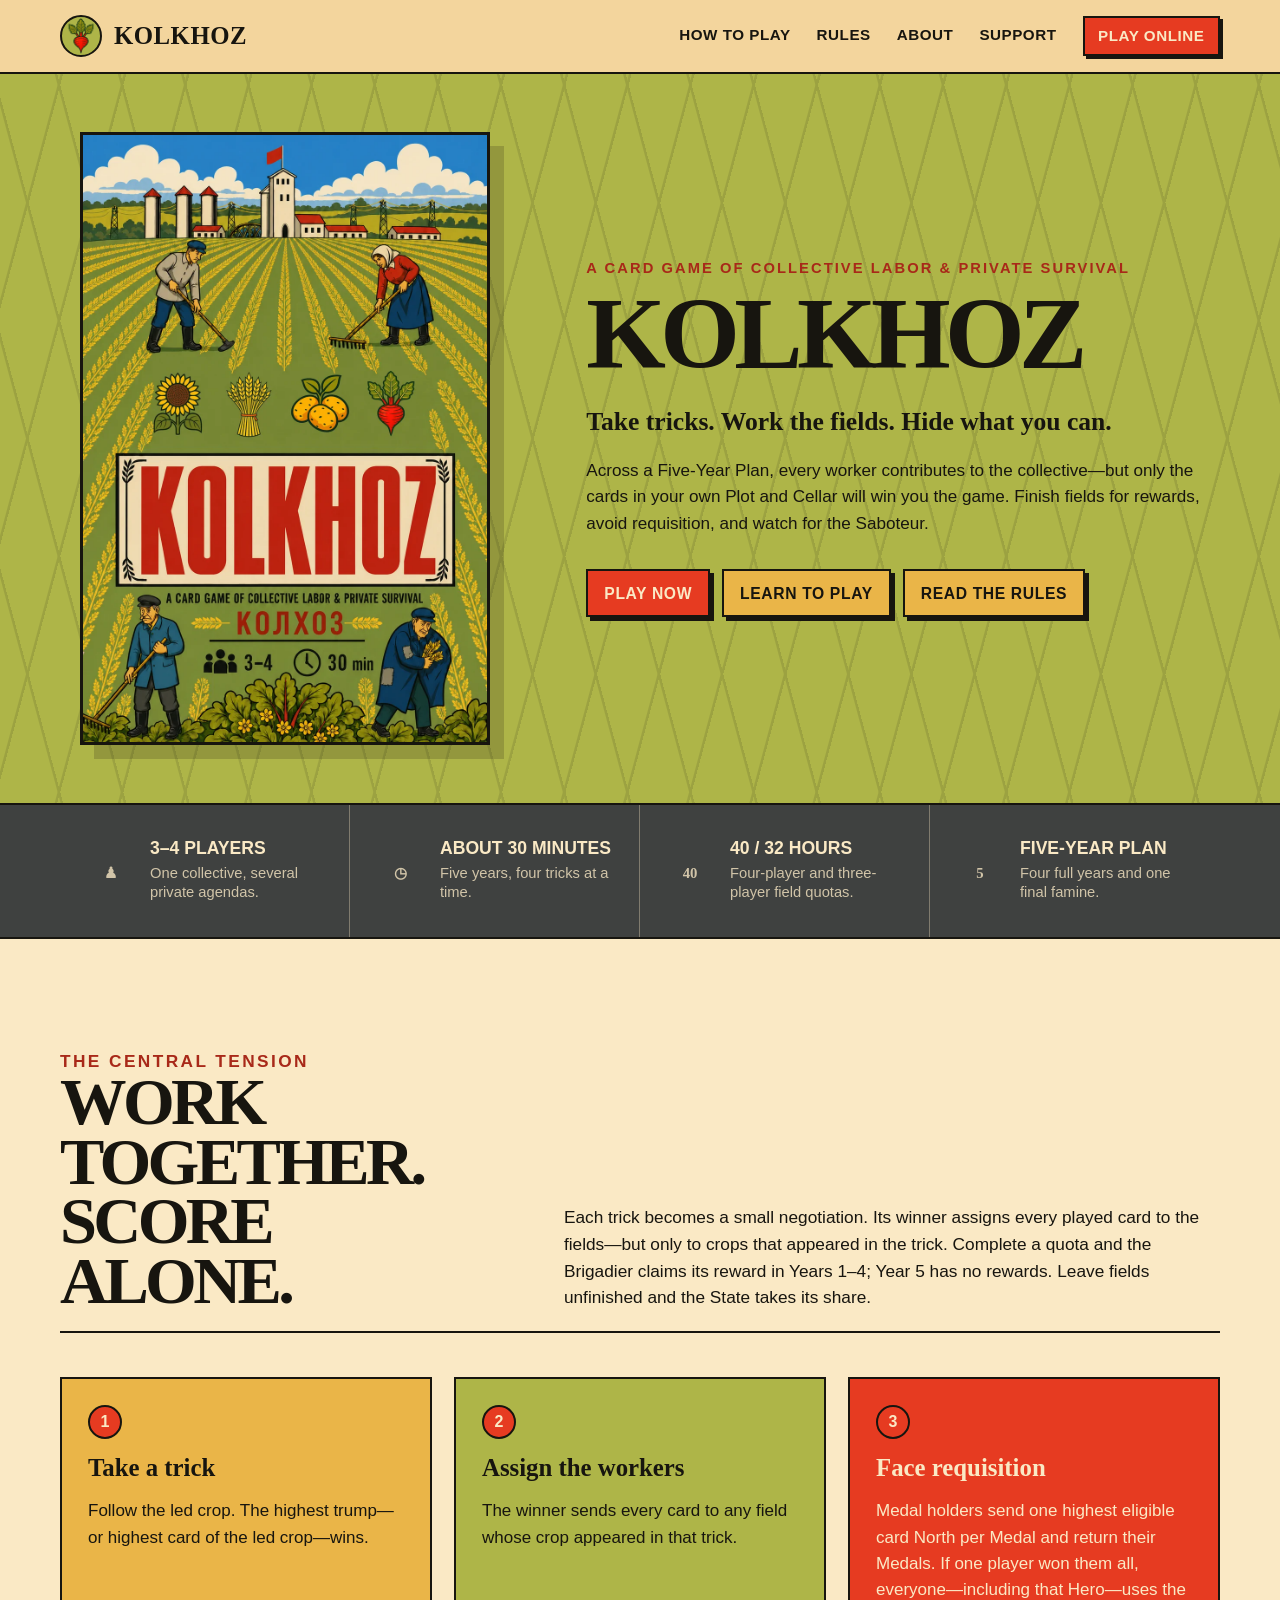
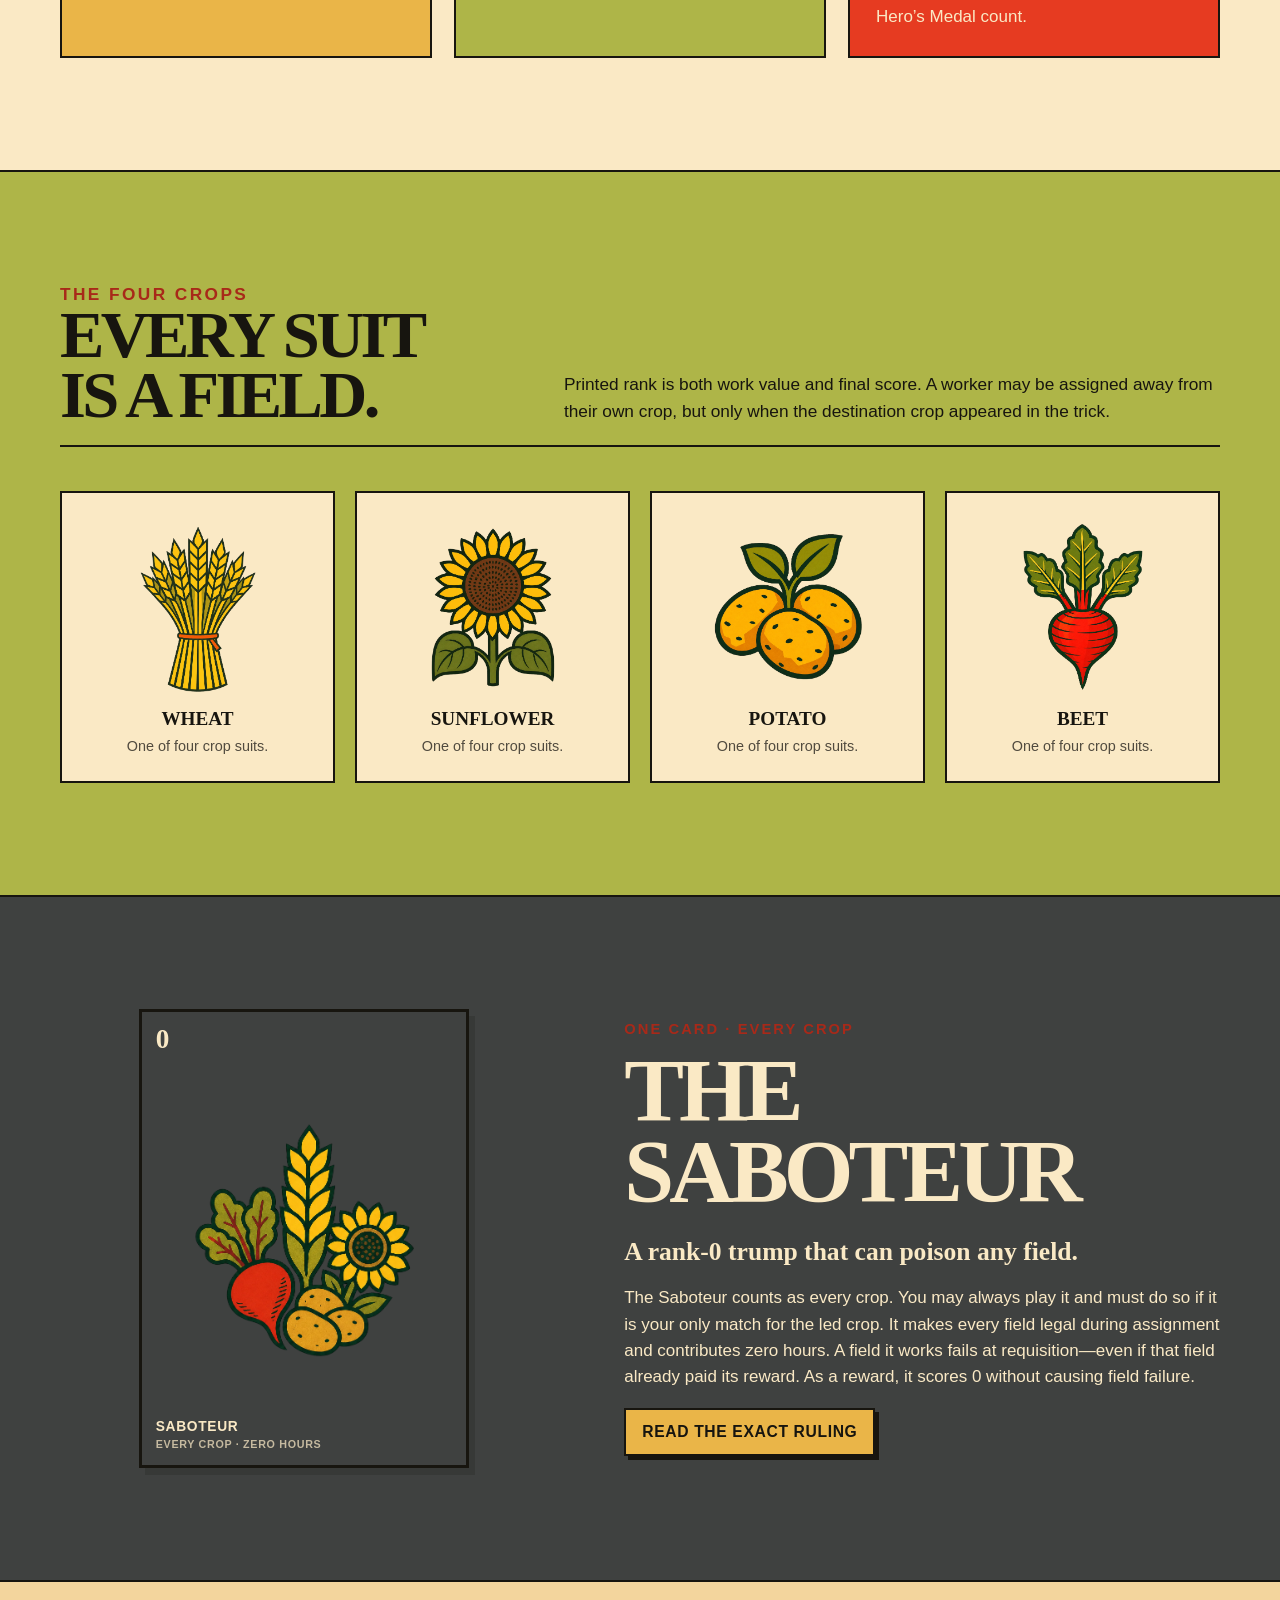
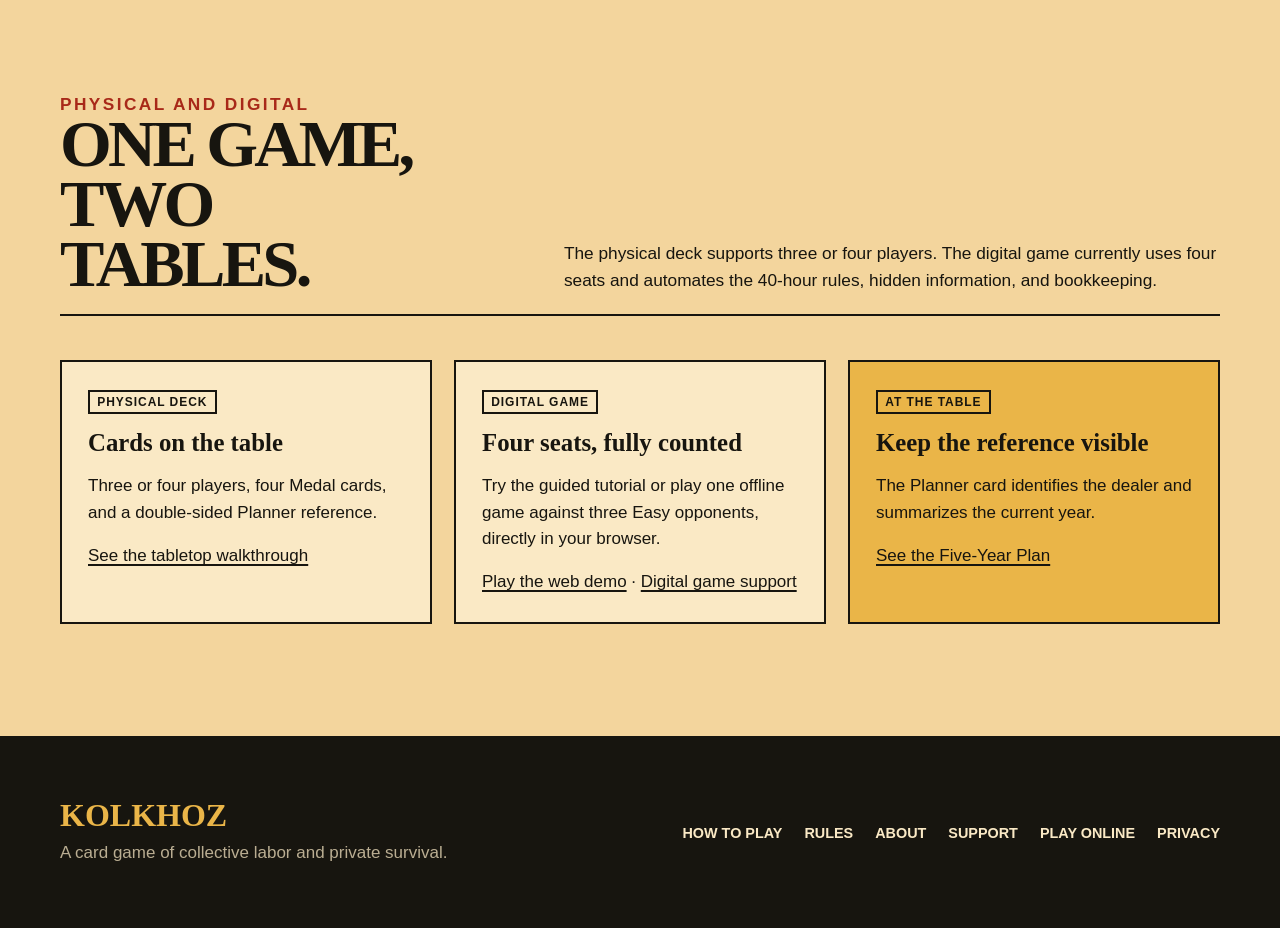
<file: index.html>
<!doctype html>
<html lang="en">
  <head>
    <meta charset="utf-8" />
    <meta name="viewport" content="width=device-width, initial-scale=1" />
    <meta
      name="description"
      content="Kolkhoz is a card game of collective labor and private survival for 3–4 players."
    />
    <meta property="og:title" content="Kolkhoz — A card game of collective labor" />
    <meta
      property="og:description"
      content="Take tricks, work the fields, and protect your private plot through a Five-Year Plan."
    />
    <meta property="og:image" content="https://kolkhoz.online/assets/current/cover.webp" />
    <meta property="og:url" content="https://kolkhoz.online/" />
    <meta name="theme-color" content="#f3d59d" />
    <title>Kolkhoz — A Card Game of Collective Labor</title>
    <link rel="icon" type="image/webp" href="/assets/current/beet.webp" />
    <link rel="stylesheet" href="/assets/site.css" />
  </head>
  <body>
    <a class="skip-link" href="#content">Skip to content</a>
    <header class="site-header">
      <div class="nav-shell">
        <a class="brand" href="/" aria-label="Kolkhoz home">
          <img class="brand-mark" src="/assets/current/beet.webp" alt="" />
          <span class="brand-name">Kolkhoz</span>
        </a>
        <button
          class="nav-toggle"
          type="button"
          aria-expanded="false"
          aria-controls="primary-nav"
          data-nav-toggle
        >
          Menu
        </button>
        <nav class="primary-nav" id="primary-nav" aria-label="Primary navigation" data-primary-nav>
          <a href="/how-to-play">How to Play</a>
          <a href="/rules">Rules</a>
          <a href="/about">About</a>
          <a href="/support">Support</a>
          <a class="nav-play" href="https://play.kolkhoz.online/">Play Online</a>
        </nav>
      </div>
    </header>

    <main id="content">
      <section class="hero">
        <div class="shell hero-grid">
          <div class="cover-card">
            <img
              src="/assets/current/cover.webp"
              alt="Kolkhoz cover: workers in a collective field beneath the four crop emblems"
              width="1023"
              height="1537"
            />
          </div>
          <div class="hero-copy">
            <p class="eyebrow">A card game of collective labor &amp; private survival</p>
            <h1 class="display">Kolkhoz</h1>
            <p class="dek">Take tricks. Work the fields. Hide what you can.</p>
            <p class="lede">
              Across a Five-Year Plan, every worker contributes to the collective—but only the
              cards in your own Plot and Cellar will win you the game. Finish fields for rewards,
              avoid requisition, and watch for the Saboteur.
            </p>
            <div class="actions">
              <a class="button" href="https://play.kolkhoz.online/">Play now</a>
              <a class="button secondary" href="/how-to-play">Learn to play</a>
              <a class="button secondary" href="/rules">Read the rules</a>
            </div>
          </div>
        </div>
      </section>

      <section class="facts" aria-label="Game facts">
        <div class="shell fact-grid">
          <div class="fact">
            <span class="fact-icon" aria-hidden="true">♟</span>
            <div><strong>3–4 players</strong><span>One collective, several private agendas.</span></div>
          </div>
          <div class="fact">
            <span class="fact-icon" aria-hidden="true">◷</span>
            <div><strong>About 30 minutes</strong><span>Five years, four tricks at a time.</span></div>
          </div>
          <div class="fact">
            <span class="fact-icon" aria-hidden="true">40</span>
            <div><strong>40 / 32 hours</strong><span>Four-player and three-player field quotas.</span></div>
          </div>
          <div class="fact">
            <span class="fact-icon" aria-hidden="true">5</span>
            <div><strong>Five-Year Plan</strong><span>Four full years and one final famine.</span></div>
          </div>
        </div>
      </section>

      <section class="section light">
        <div class="shell">
          <div class="section-head">
            <div>
              <p class="eyebrow">The central tension</p>
              <h2 class="display">Work together. Score alone.</h2>
            </div>
            <p>
              Each trick becomes a small negotiation. Its winner assigns every played card to the
              fields—but only to crops that appeared in the trick. Complete a quota and the
              Brigadier claims its reward in Years 1–4; Year 5 has no rewards. Leave fields unfinished and the State takes its share.
            </p>
          </div>
          <div class="card-grid">
            <article class="panel mustard">
              <span class="panel-number">1</span>
              <h3>Take a trick</h3>
              <p>Follow the led crop. The highest trump—or highest card of the led crop—wins.</p>
            </article>
            <article class="panel olive">
              <span class="panel-number">2</span>
              <h3>Assign the workers</h3>
              <p>The winner sends every card to any field whose crop appeared in that trick.</p>
            </article>
            <article class="panel red">
              <span class="panel-number">3</span>
              <h3>Face requisition</h3>
              <p>
                Medal holders send one highest eligible card North per Medal and return their Medals.
                If one player won them all, everyone—including that Hero—uses the Hero’s Medal count.
              </p>
            </article>
          </div>
        </div>
      </section>

      <section class="section olive">
        <div class="shell">
          <div class="section-head">
            <div>
              <p class="eyebrow">The four crops</p>
              <h2 class="display">Every suit is a field.</h2>
            </div>
            <p>
              Printed rank is both work value and final score. A worker may be assigned away from
              their own crop, but only when the destination crop appeared in the trick.
            </p>
          </div>
          <div class="crop-grid">
            <article class="crop">
              <img src="/assets/current/wheat.webp" alt="" />
              <h3>Wheat</h3>
              <p>One of four crop suits.</p>
            </article>
            <article class="crop">
              <img src="/assets/current/sunflower.webp" alt="" />
              <h3>Sunflower</h3>
              <p>One of four crop suits.</p>
            </article>
            <article class="crop">
              <img src="/assets/current/potato.webp" alt="" />
              <h3>Potato</h3>
              <p>One of four crop suits.</p>
            </article>
            <article class="crop">
              <img src="/assets/current/beet.webp" alt="" />
              <h3>Beet</h3>
              <p>One of four crop suits.</p>
            </article>
          </div>
        </div>
      </section>

      <section class="section charcoal">
        <div class="shell media-pair">
          <div class="prototype-card dark hero-prototype" role="img" aria-label="Saboteur rules diagram">
            <span class="prototype-rank">0</span>
            <img src="/assets/current/all-suits.webp" alt="" />
            <strong>Saboteur<small>Every crop · zero hours</small></strong>
          </div>
          <div>
            <p class="eyebrow">One card · every crop</p>
            <h2 class="display">The Saboteur</h2>
            <p class="dek">A rank-0 trump that can poison any field.</p>
            <p>
              The Saboteur counts as every crop. You may always play it and must do so if it is your
              only match for the led crop. It makes every field legal during assignment and
              contributes zero hours. A field it works fails at requisition—even if that field
              already paid its reward. As a reward, it scores 0 without causing field failure.
            </p>
            <a class="button secondary" href="/rules#saboteur">Read the exact ruling</a>
          </div>
        </div>
      </section>

      <section class="section paper">
        <div class="shell">
          <div class="section-head">
            <div>
              <p class="eyebrow">Physical and digital</p>
              <h2 class="display">One game, two tables.</h2>
            </div>
            <p>
              The physical deck supports three or four players. The digital game currently uses
              four seats and automates the 40-hour rules, hidden information, and bookkeeping.
            </p>
          </div>
          <div class="card-grid">
            <article class="panel">
              <span class="tag">Physical deck</span>
              <h3 style="margin-top: 16px">Cards on the table</h3>
              <p>Three or four players, four Medal cards, and a double-sided Planner reference.</p>
              <a href="/how-to-play">See the tabletop walkthrough</a>
            </article>
            <article class="panel">
              <span class="tag">Digital game</span>
              <h3 style="margin-top: 16px">Four seats, fully counted</h3>
              <p>
                Try the guided tutorial or play one offline game against three Easy opponents,
                directly in your browser.
              </p>
              <p>
                <a href="https://play.kolkhoz.online/">Play the web demo</a> ·
                <a href="/support">Digital game support</a>
              </p>
            </article>
            <article class="panel mustard">
              <span class="tag">At the table</span>
              <h3 style="margin-top: 16px">Keep the reference visible</h3>
              <p>The Planner card identifies the dealer and summarizes the current year.</p>
              <a href="/rules#year-five">See the Five-Year Plan</a>
            </article>
          </div>
        </div>
      </section>
    </main>

    <footer class="site-footer">
      <div class="footer-shell">
        <div>
          <p class="footer-title">Kolkhoz</p>
          <p class="footer-note">A card game of collective labor and private survival.</p>
        </div>
        <nav class="footer-nav" aria-label="Footer navigation">
          <a href="/how-to-play">How to Play</a>
          <a href="/rules">Rules</a>
          <a href="/about">About</a>
          <a href="/support">Support</a>
          <a href="https://play.kolkhoz.online/">Play Online</a>
          <a href="/privacy">Privacy</a>
        </nav>
      </div>
    </footer>
    <script src="/assets/site.js" defer></script>
  </body>
</html>
</file>
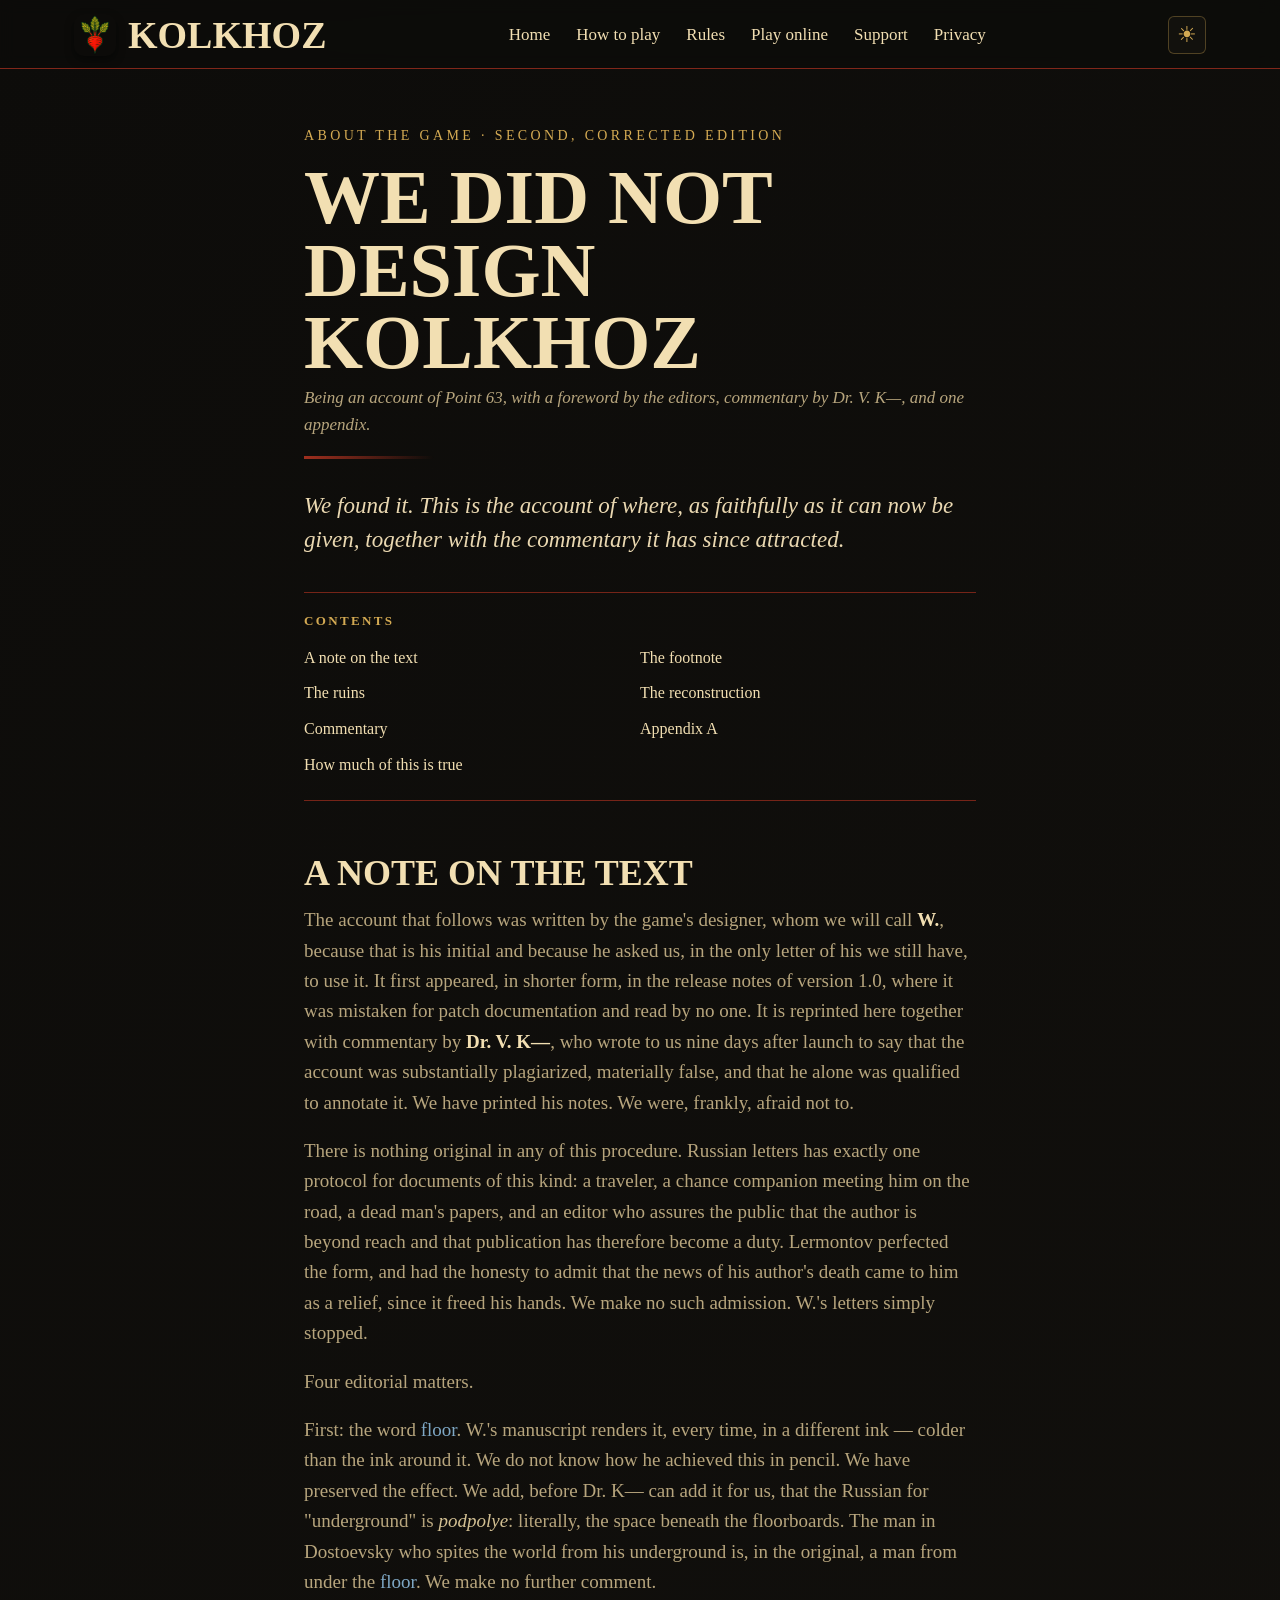
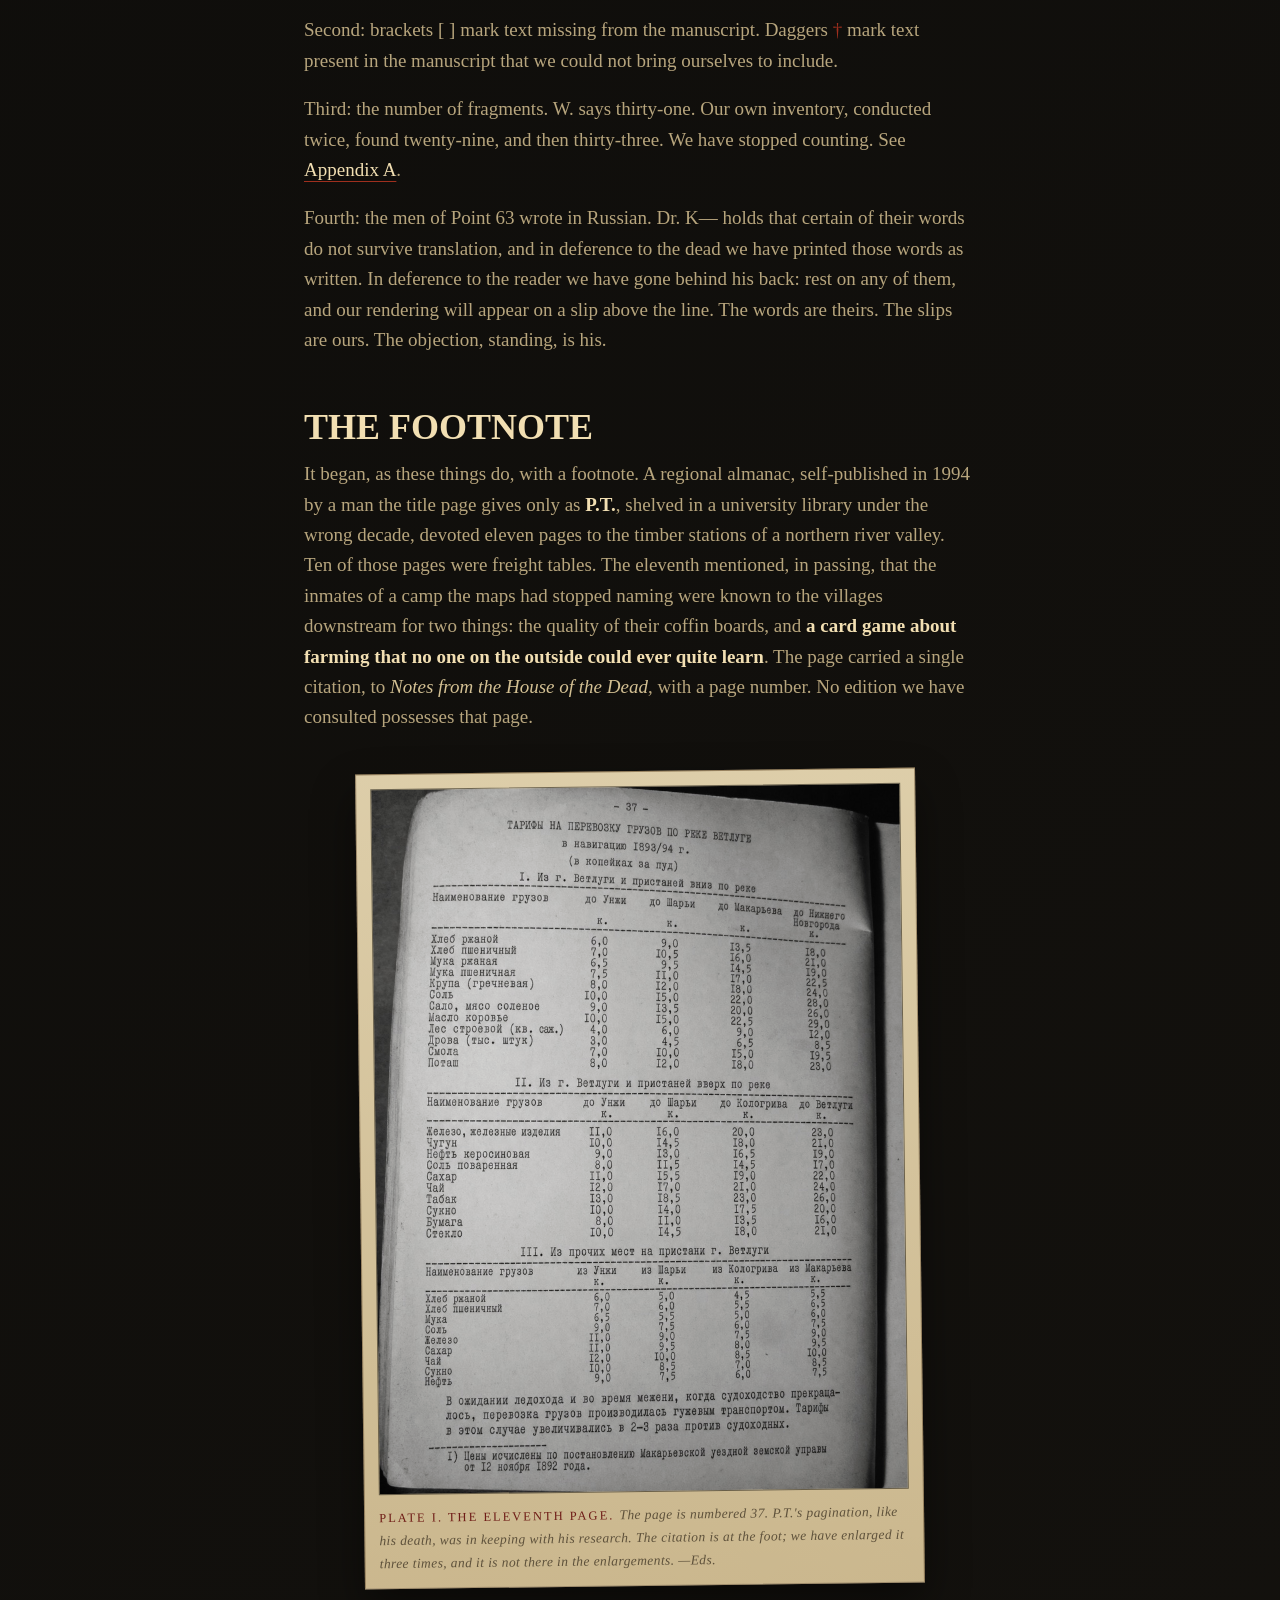
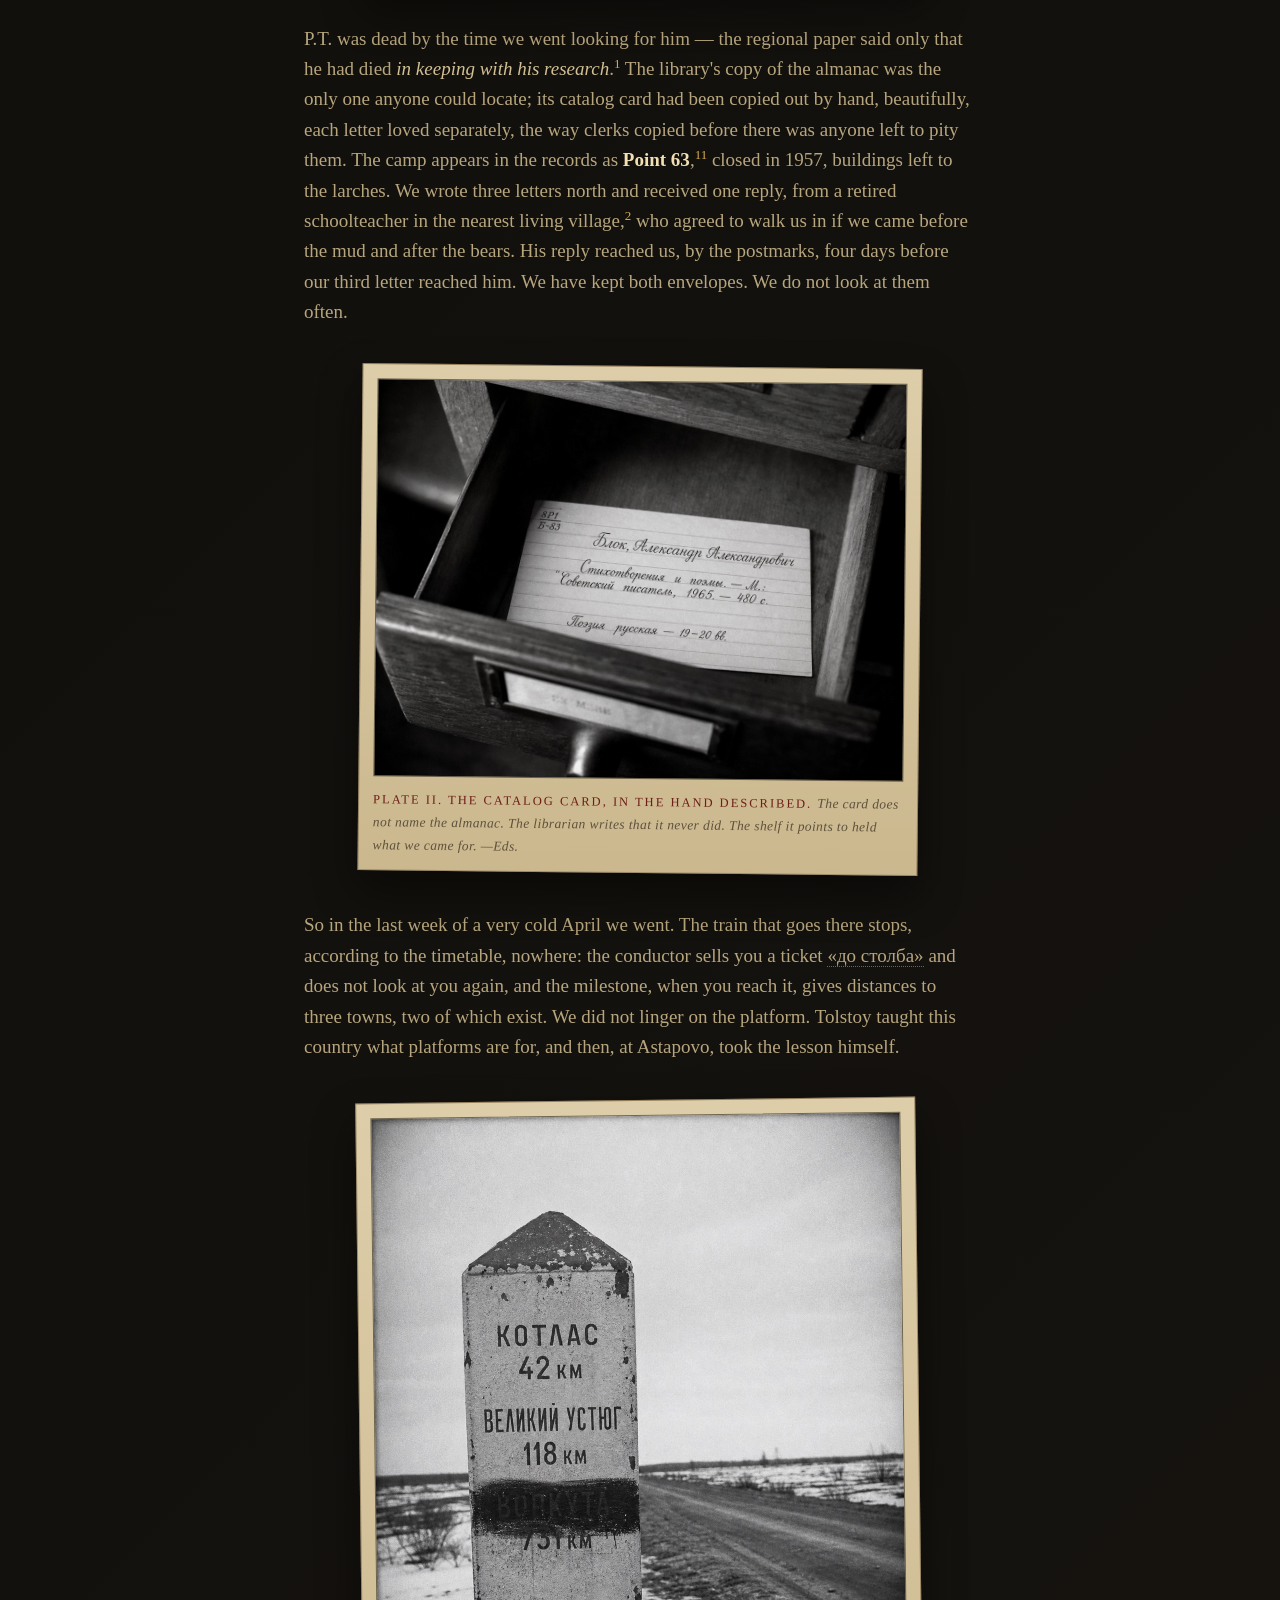
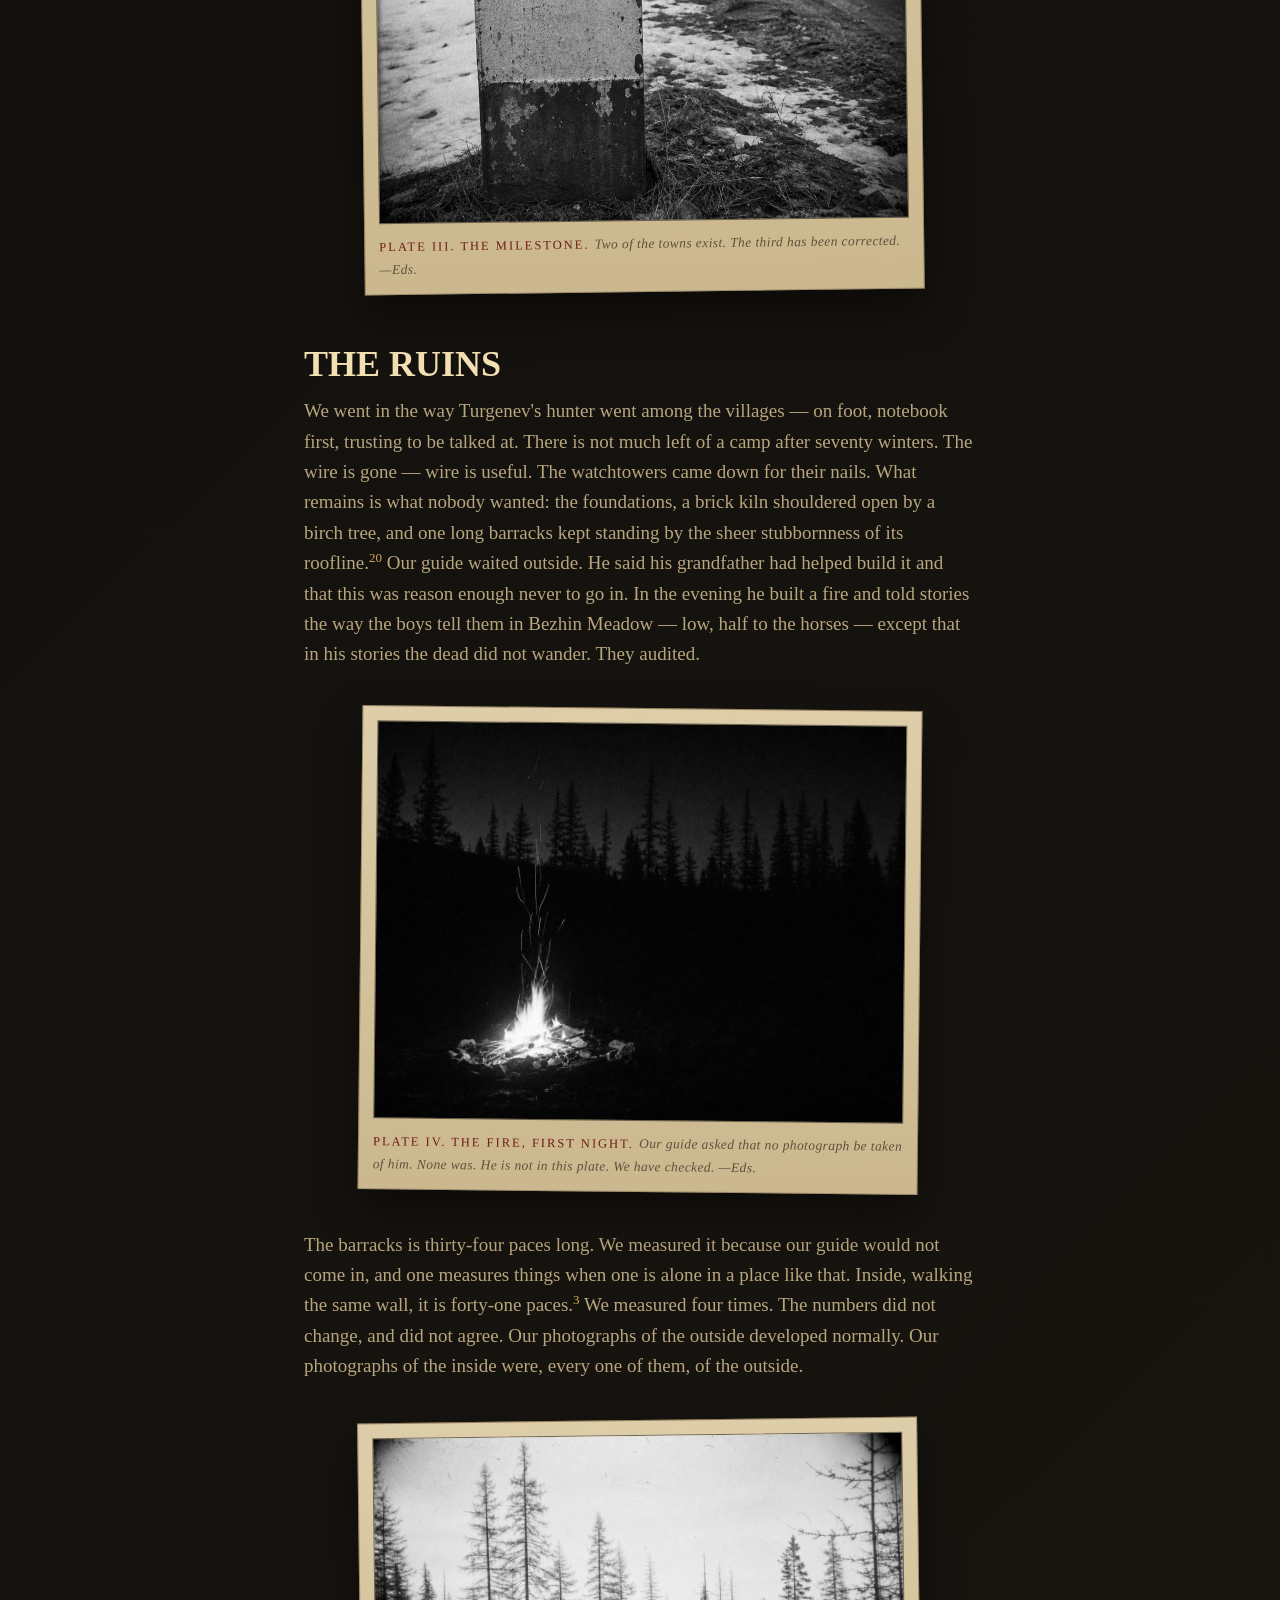
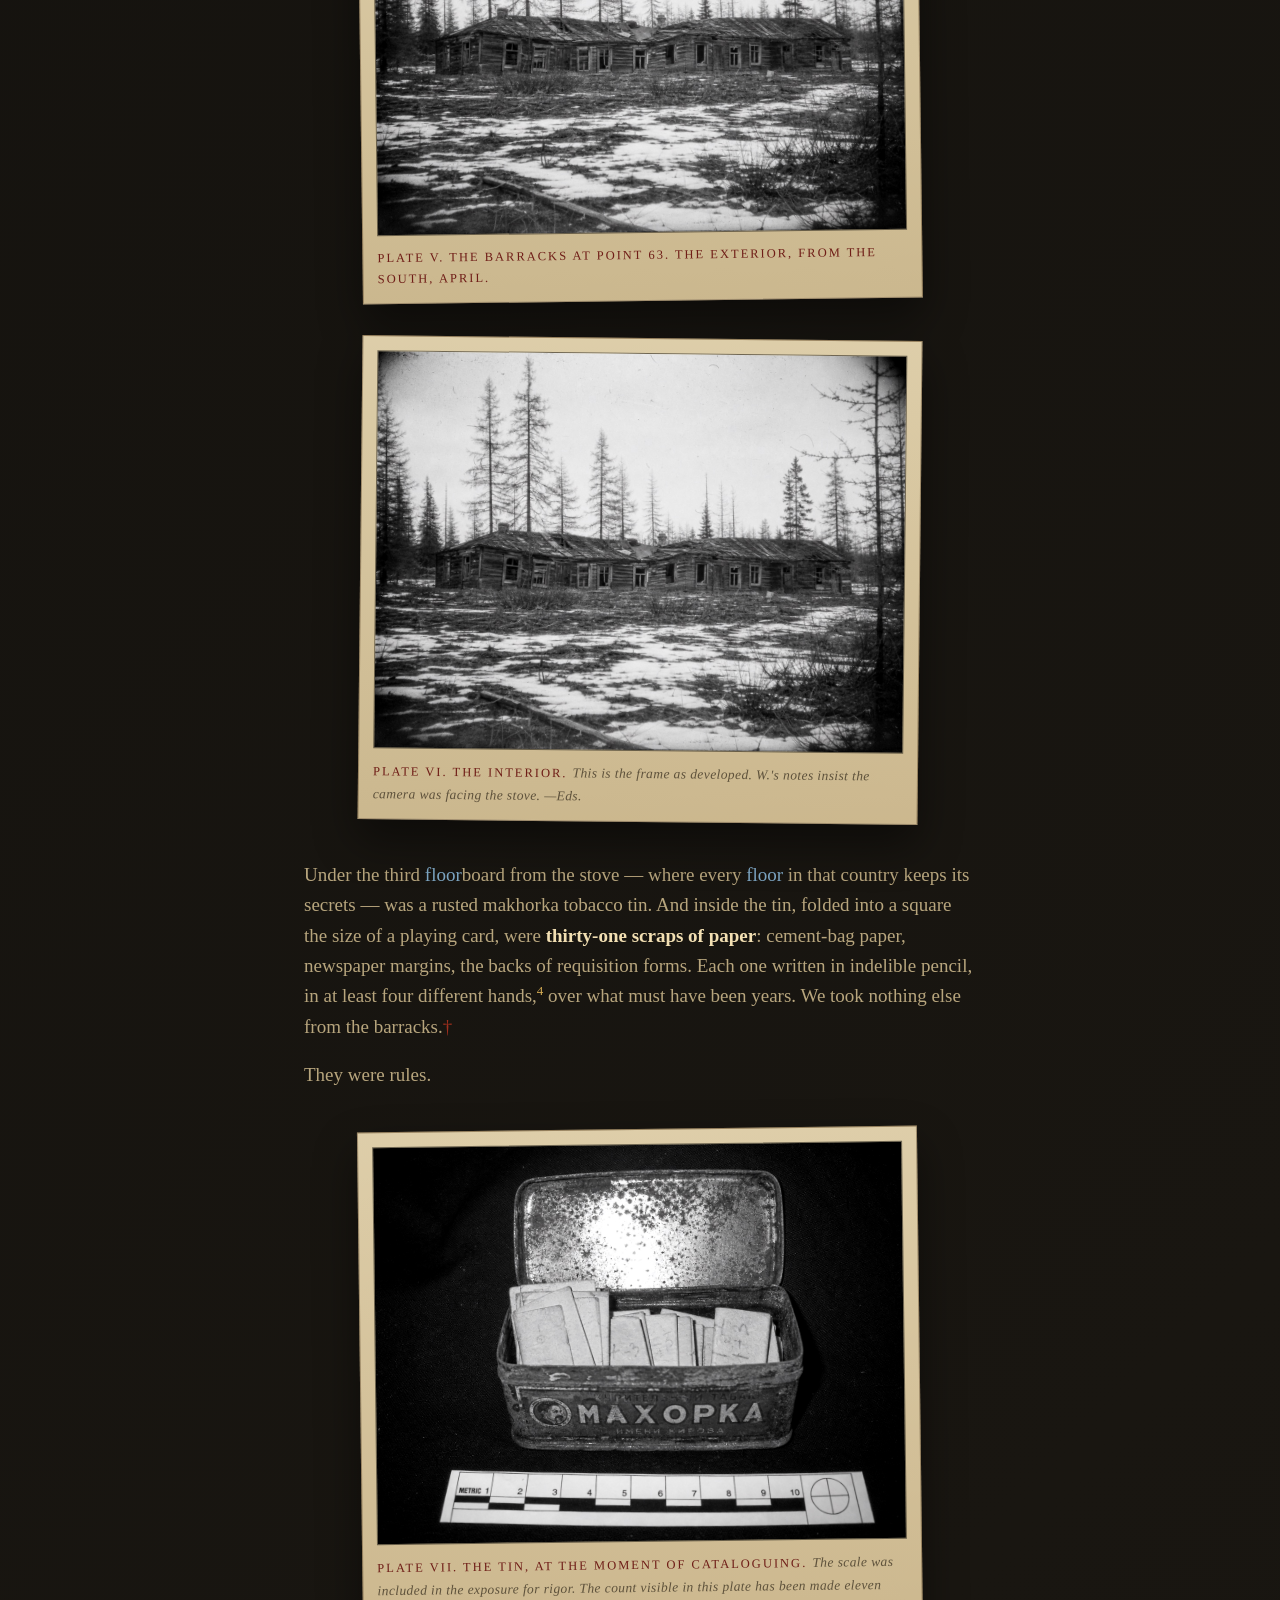
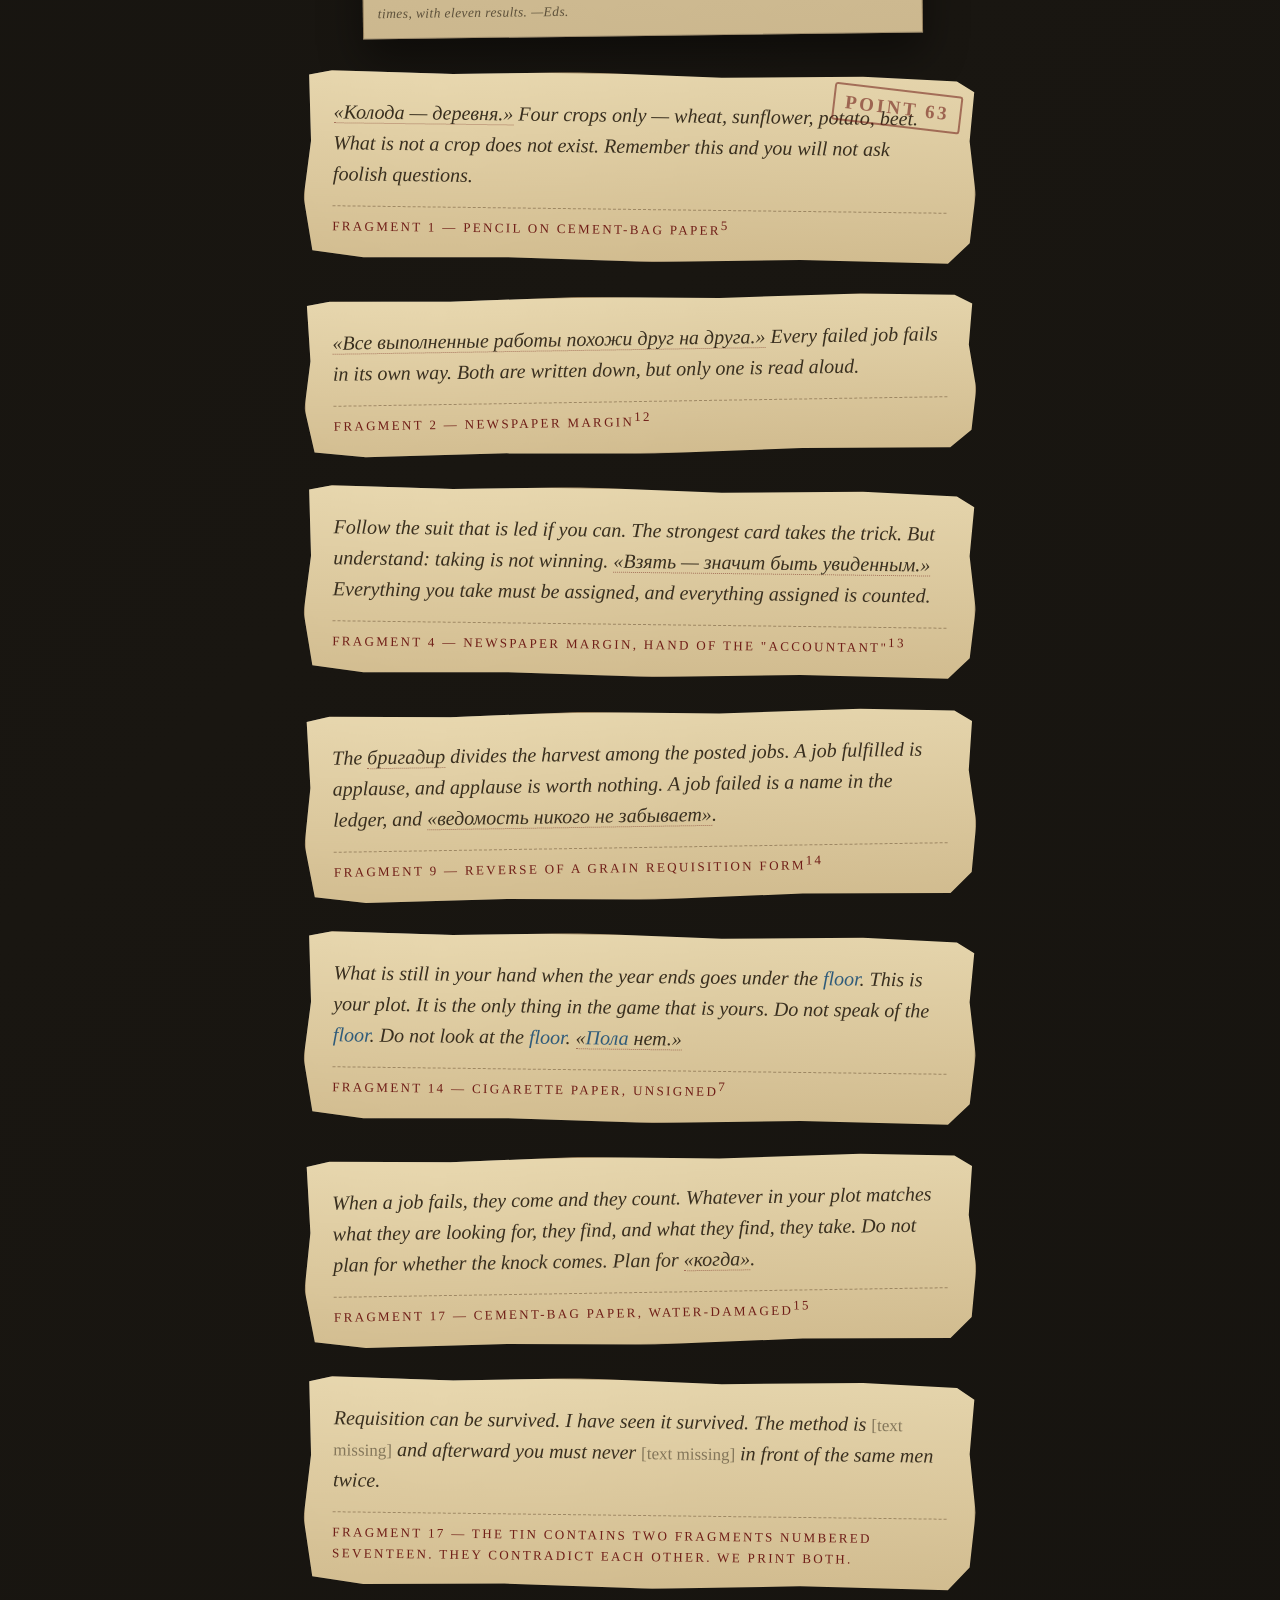
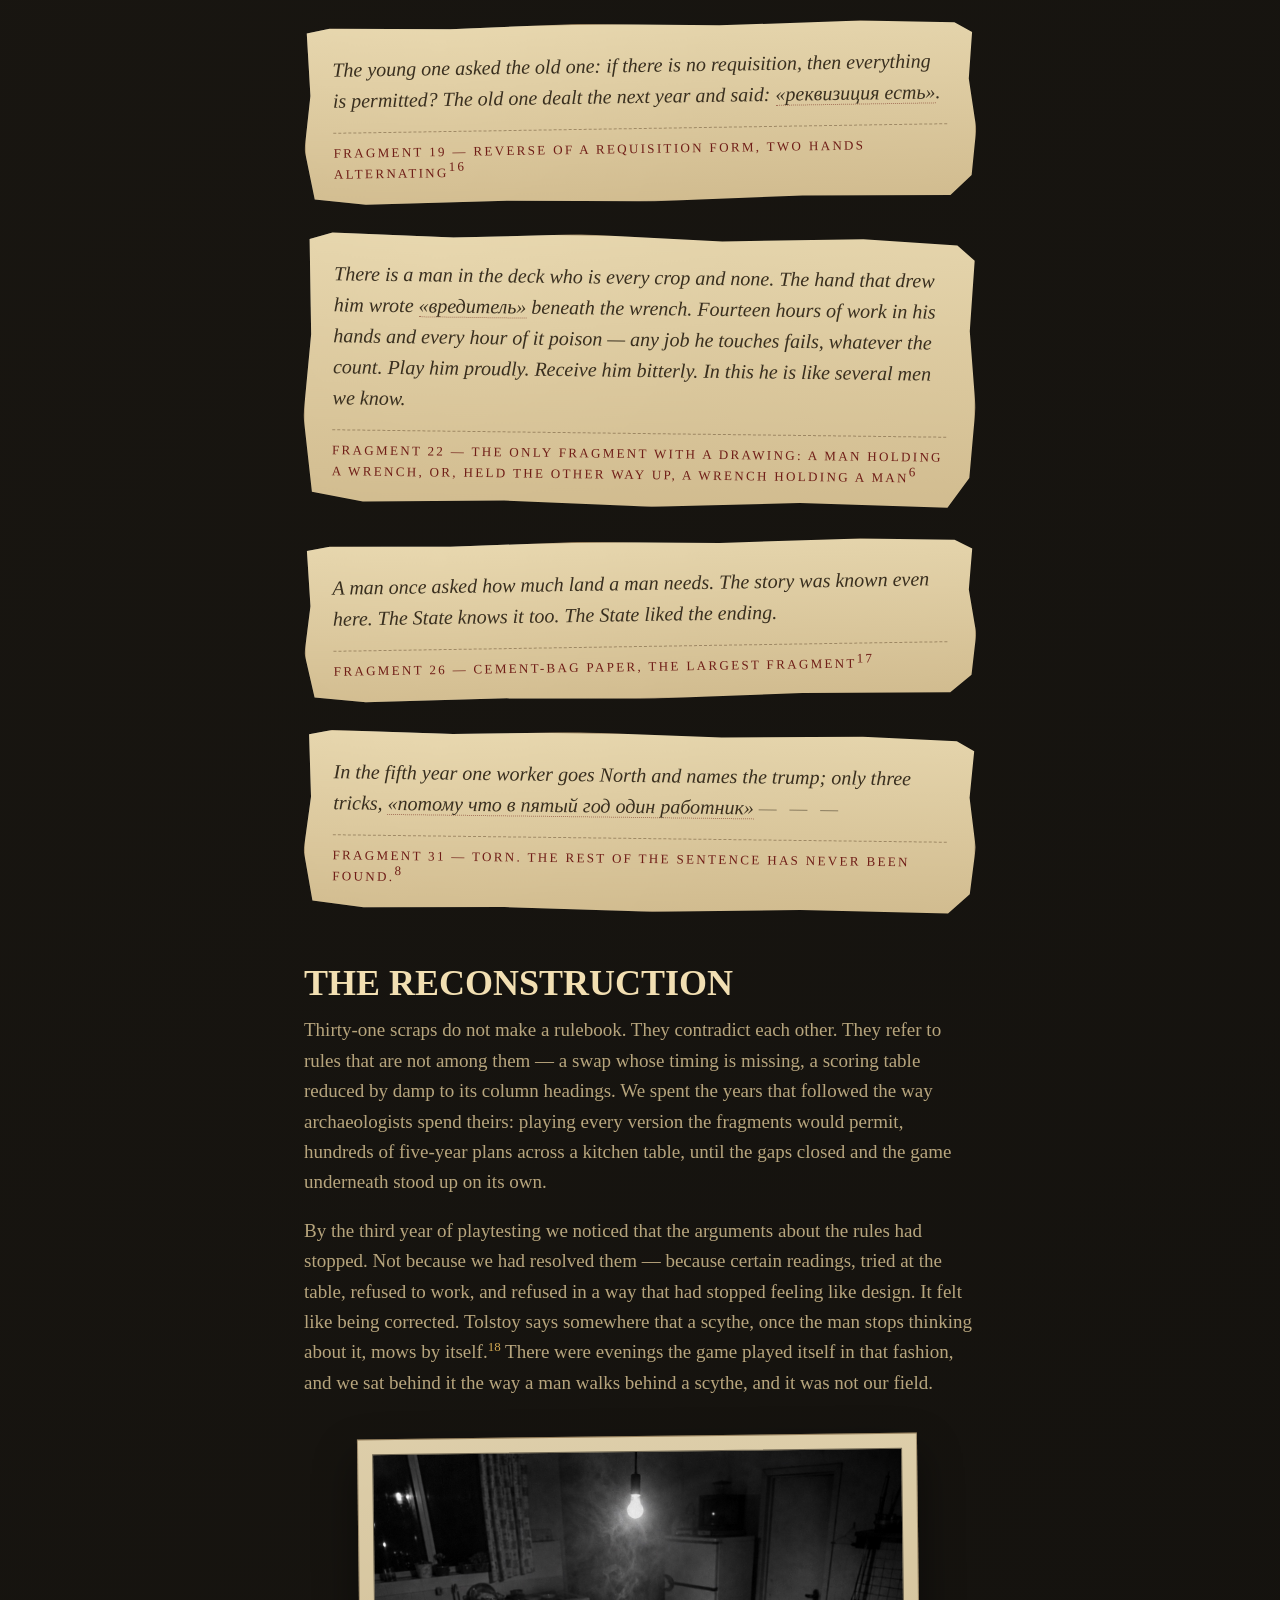
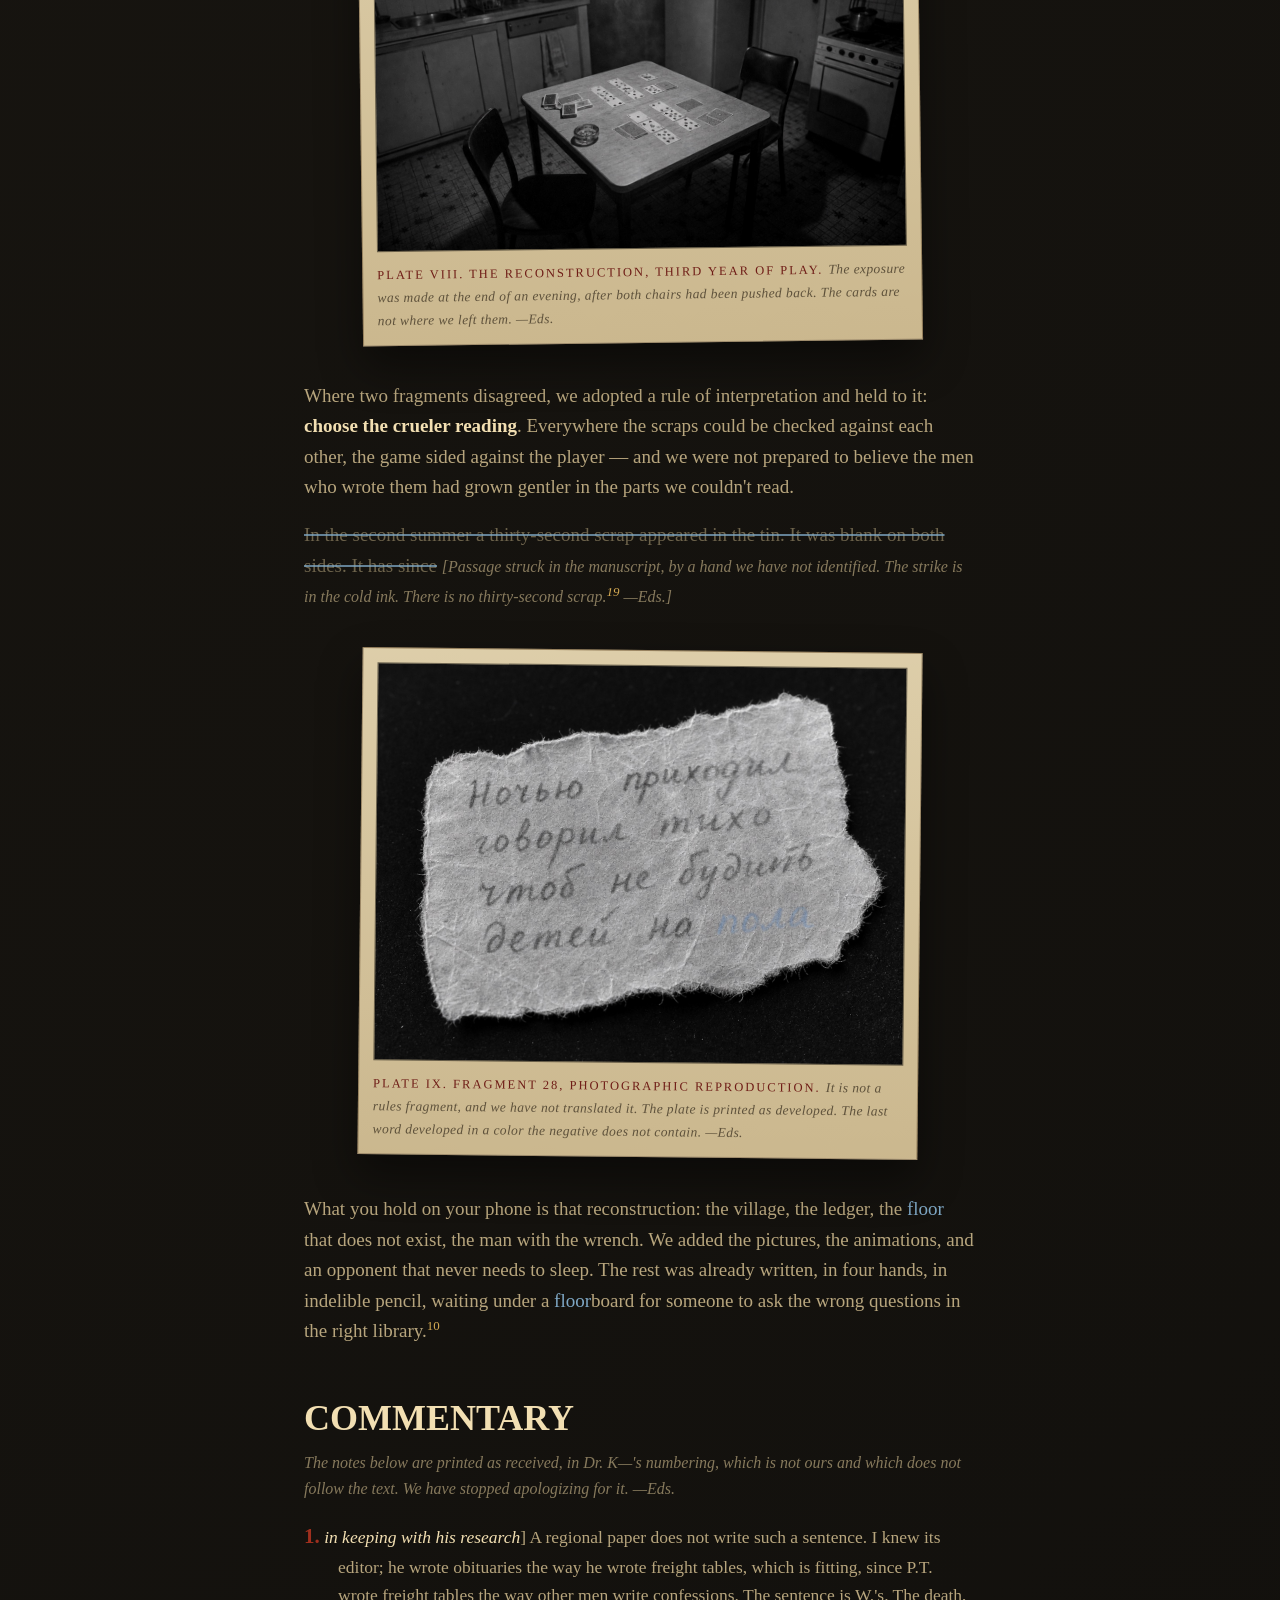
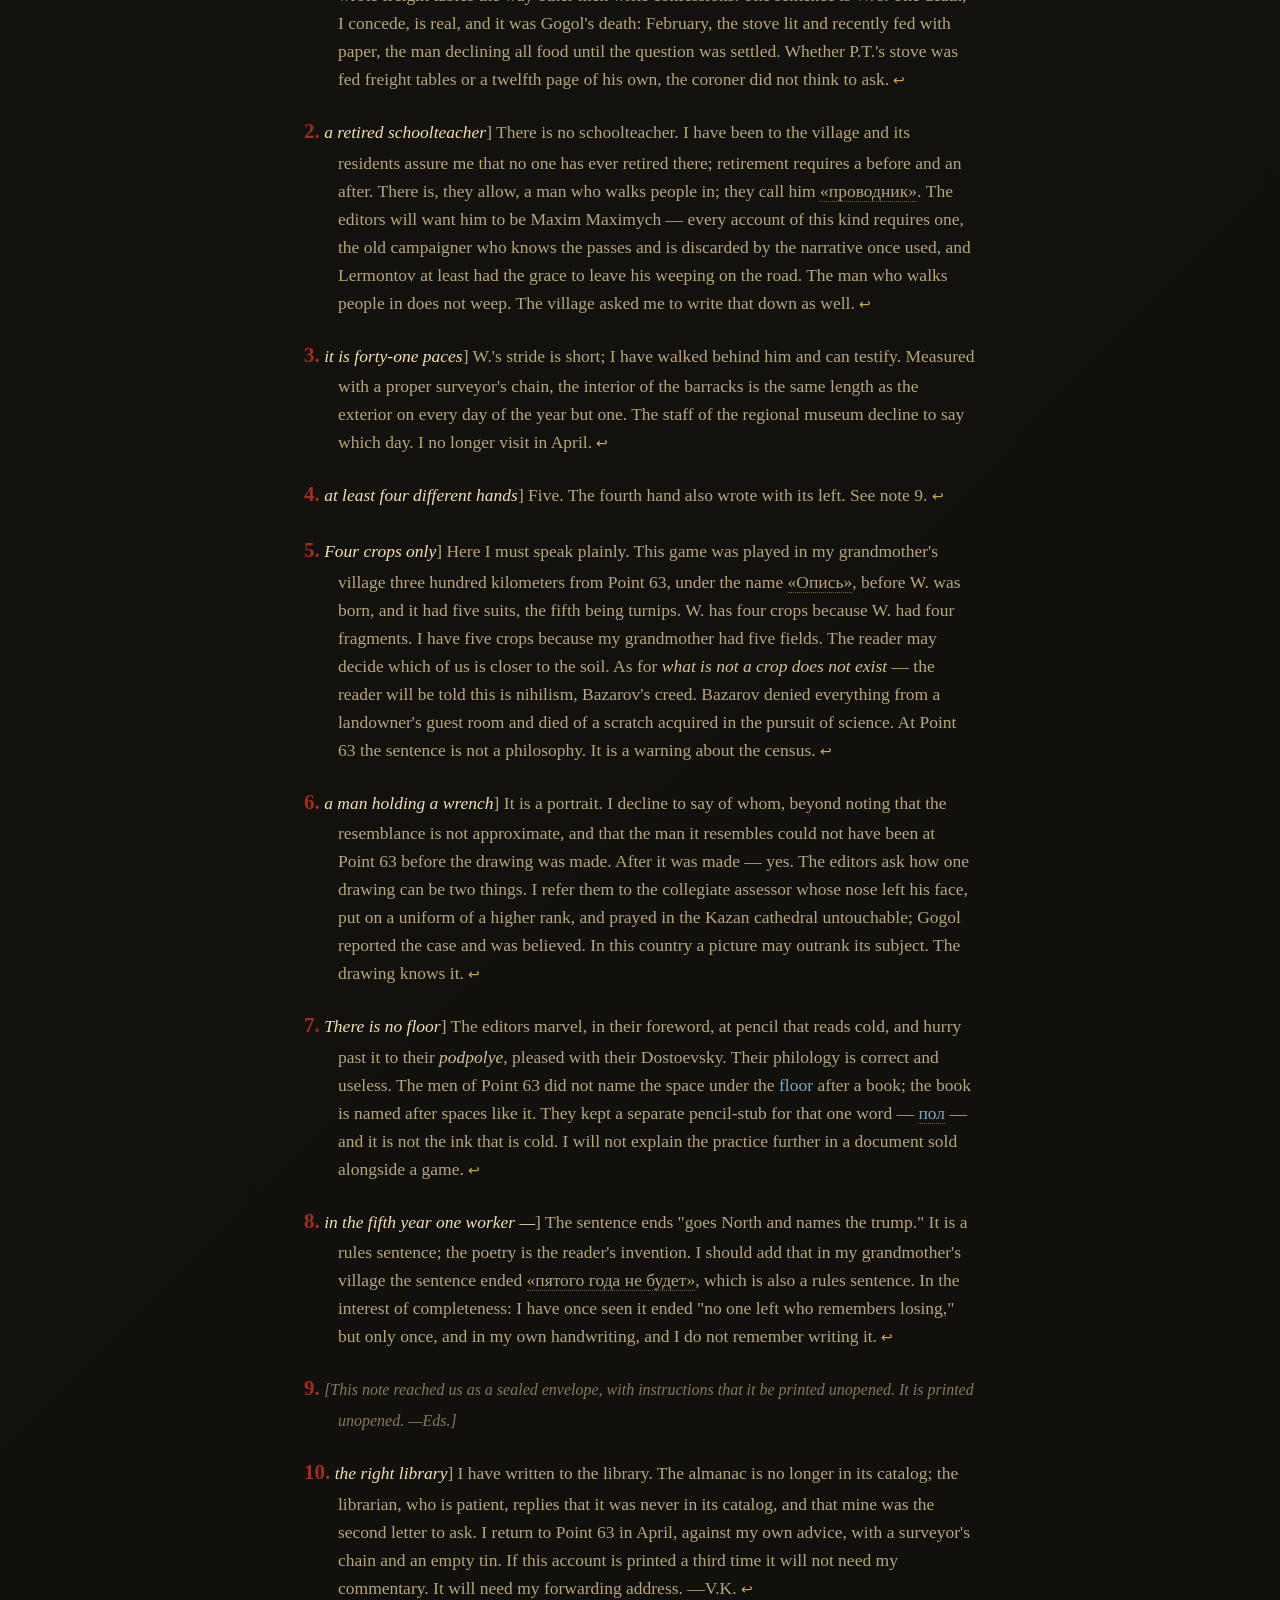
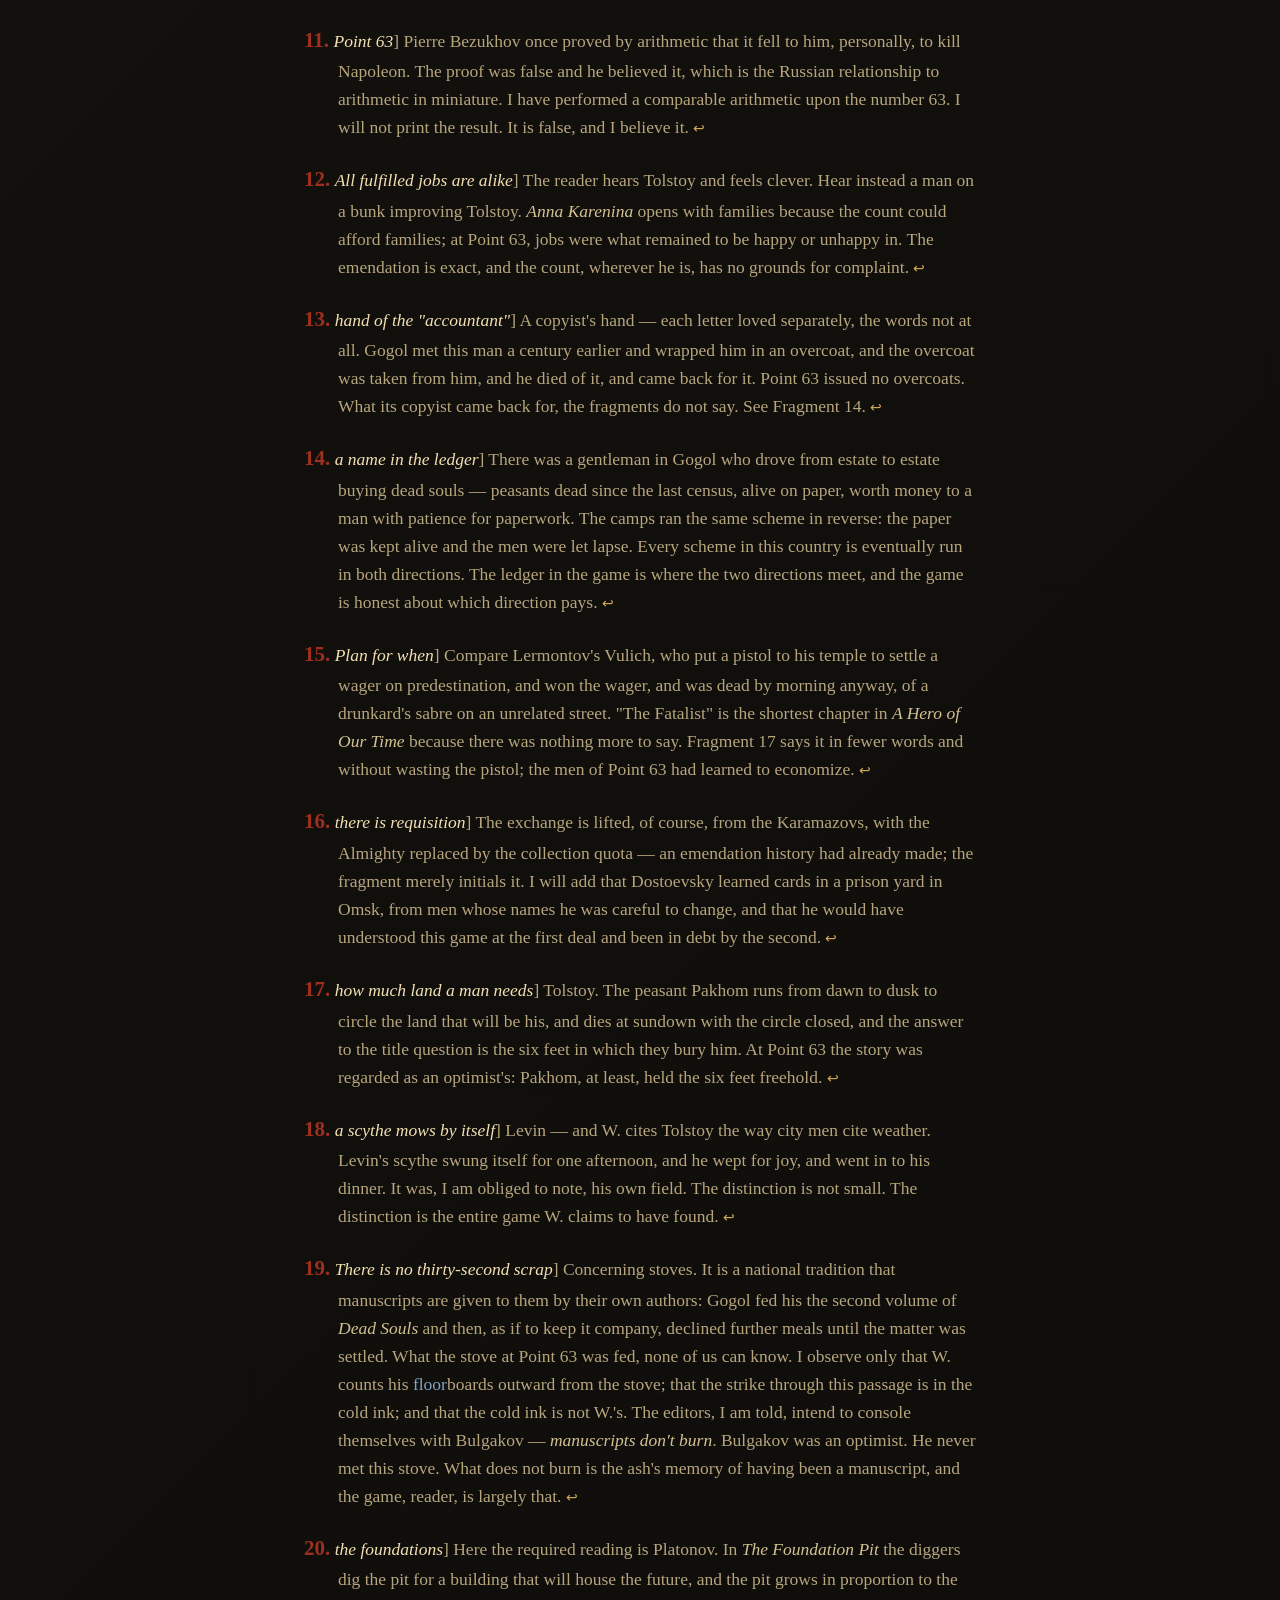
<file: about.html>
<!DOCTYPE html>
<html lang="en">
  <head>
    <meta charset="UTF-8" />
    <meta name="viewport" content="width=device-width, initial-scale=1.0" />
    <meta
      name="description"
      content="How Kolkhoz was designed — or rather, how it was found: the second, corrected edition of an account of Point 63, with foreword, commentary, and appendix."
    />
    <meta property="og:title" content="Kolkhoz — About the Game" />
    <meta
      property="og:description"
      content="We did not design this game. We found it. The second, corrected edition, with commentary we were afraid not to print."
    />
    <meta property="og:image" content="https://kolkhoz.online/assets/current/cover.webp" />
    <meta property="og:url" content="https://kolkhoz.online/about" />
    <meta property="og:type" content="website" />
    <link rel="canonical" href="https://kolkhoz.online/about" />
    <link rel="icon" type="image/webp" href="/assets/current/beet.webp" />
    <title>Kolkhoz — About the Game</title>
    <script>
      try {
        if (localStorage.getItem("kolkhoz-theme") === "light") {
          document.documentElement.dataset.theme = "light";
        }
      } catch (e) {}
    </script>
    <style>
      :root {
        --paper: #e3d3aa;
        --paper-strong: #f2dfb2;
        --paper-body: #392f1f;
        --paper-ink: #19140d;
        --muted: #b7a57d;
        --red: #9f2f1e;
        --red-deep: #6f1d17;
        --gold: #d4aa53;
        --cold: #7ea7c4;
        --cold-paper: #2f5b7a;
      }

      * {
        box-sizing: border-box;
      }

      html {
        scroll-padding-top: 92px;
      }

      body {
        margin: 0;
        background: linear-gradient(135deg, #0d0c0a 0%, #191611 48%, #0d0c0a 100%);
        color: var(--paper);
        font-family: Georgia, "Times New Roman", serif;
        font-size: 19px;
        line-height: 1.6;
      }

      body::before {
        position: fixed;
        inset: 0;
        z-index: -1;
        pointer-events: none;
        content: "";
        opacity: 0.22;
        background-image:
          linear-gradient(rgba(255, 255, 255, 0.025) 1px, transparent 1px),
          linear-gradient(90deg, rgba(255, 255, 255, 0.02) 1px, transparent 1px);
        background-size: 18px 18px;
      }

      .site-header {
        position: sticky;
        top: 0;
        z-index: 60;
        border-bottom: 1px solid rgba(159, 47, 30, 0.8);
        background: rgba(13, 12, 10, 0.92);
        -webkit-backdrop-filter: blur(8px);
        backdrop-filter: blur(8px);
      }

      .site-header-inner {
        display: flex;
        align-items: center;
        justify-content: space-between;
        max-width: 1180px;
        margin: 0 auto;
        padding: 14px 24px 12px;
      }

      .brand {
        display: inline-flex;
        align-items: center;
        gap: 12px;
        text-decoration: none;
      }

      .brand-mark {
        width: 42px;
        height: 42px;
        border-radius: 10px;
        box-shadow: 0 4px 10px rgba(0, 0, 0, 0.4);
      }

      .theme-toggle {
        display: grid;
        flex: 0 0 38px;
        width: 38px;
        height: 38px;
        place-items: center;
        padding: 0;
        border: 1px solid rgba(212, 170, 83, 0.32);
        border-radius: 6px;
        background: rgba(20, 19, 16, 0.8);
        cursor: pointer;
      }

      .theme-toggle span {
        color: var(--gold);
        font-size: 22px;
        line-height: 1;
      }

      .theme-toggle:hover,
      .theme-toggle:focus-visible {
        border-color: var(--gold);
        outline: 2px solid transparent;
      }

      html[data-theme="light"] .theme-toggle .tt-to-light {
        display: none;
      }

      html:not([data-theme="light"]) .theme-toggle .tt-to-dark {
        display: none;
      }

      .brand-name {
        color: var(--paper-strong);
        font-family: Rockwell, "Roboto Slab", "Arial Black", Georgia, serif;
        font-size: 38px;
        font-weight: 800;
        line-height: 1;
        text-transform: uppercase;
      }

      .nav {
        display: flex;
        gap: 26px;
        color: var(--paper-strong);
        font-size: 17px;
      }

      .nav a {
        text-decoration-color: transparent;
        text-underline-offset: 6px;
      }

      .nav a:hover,
      .nav a:focus-visible {
        color: #fff3cf;
        text-decoration-color: var(--red);
      }

      main {
        max-width: 720px;
        margin: 0 auto;
        padding: 56px 24px 90px;
      }

      .eyebrow {
        display: block;
        margin: 0 0 14px;
        color: var(--gold);
        font-size: 14px;
        letter-spacing: 0.24em;
        text-transform: uppercase;
      }

      h1 {
        margin: 0 0 8px;
        color: var(--paper-strong);
        font-family: Rockwell, "Roboto Slab", "Arial Black", Georgia, serif;
        font-size: clamp(52px, 8vw, 76px);
        font-weight: 800;
        line-height: 0.95;
        text-transform: uppercase;
      }

      .head-rule {
        width: 130px;
        height: 3px;
        margin: 18px 0 30px;
        background: linear-gradient(90deg, var(--red), rgba(159, 47, 30, 0));
      }

      h2 {
        margin: 54px 0 14px;
        color: var(--paper-strong);
        font-family: Rockwell, "Roboto Slab", "Arial Black", Georgia, serif;
        font-size: 36px;
        font-weight: 700;
        line-height: 1;
        text-transform: uppercase;
      }

      p {
        margin: 0 0 18px;
        color: var(--muted);
      }

      p strong {
        color: var(--paper-strong);
        font-weight: 700;
      }

      p em {
        color: #d3c093;
      }

      a {
        color: var(--paper-strong);
        text-decoration-color: var(--red);
        text-underline-offset: 5px;
      }

      .standfirst {
        color: #ead8b1;
        font-size: 23px;
        font-style: italic;
        line-height: 1.45;
      }

      .article-toc {
        display: grid;
        grid-template-columns: repeat(2, minmax(0, 1fr));
        margin: 36px 0 54px;
        border-top: 1px solid rgba(159, 47, 30, 0.72);
        border-bottom: 1px solid rgba(159, 47, 30, 0.72);
        padding: 18px 0;
      }

      .article-toc strong {
        grid-column: 1 / -1;
        margin-bottom: 8px;
        color: var(--gold);
        font-family: Rockwell, "Roboto Slab", "Arial Black", Georgia, serif;
        font-size: 13px;
        letter-spacing: 0.18em;
        text-transform: uppercase;
      }

      .article-toc a {
        padding: 7px 18px 7px 0;
        font-size: 16px;
        line-height: 1.35;
        text-decoration-color: transparent;
      }

      .article-toc a:hover,
      .article-toc a:focus-visible {
        text-decoration-color: var(--red);
      }

      main h2[id],
      main section[id] {
        scroll-margin-top: 100px;
      }

      .subtitle {
        margin: -2px 0 0;
        color: var(--muted);
        font-size: 17px;
        font-style: italic;
      }

      /* ---------- The cold word ---------- */

      .floor {
        color: var(--cold);
      }

      .fragment .floor {
        color: var(--cold-paper);
      }

      /* ---------- Untranslated words ---------- */

      .ru {
        position: relative;
        border-bottom: 1px dotted rgba(212, 170, 83, 0.55);
        cursor: help;
      }

      .fragment .ru {
        border-bottom-color: rgba(111, 29, 23, 0.5);
      }

      .ru::after {
        content: attr(data-tr);
        position: absolute;
        bottom: calc(100% + 9px);
        left: 50%;
        z-index: 12;
        width: max-content;
        max-width: 280px;
        padding: 7px 13px;
        border: 1px solid rgba(72, 46, 22, 0.5);
        background: linear-gradient(rgba(236, 219, 177, 0.98), rgba(216, 194, 148, 0.98));
        color: var(--paper-ink);
        font-family: Georgia, "Times New Roman", serif;
        font-size: 14px;
        font-style: italic;
        font-weight: 400;
        letter-spacing: normal;
        line-height: 1.4;
        text-transform: none;
        box-shadow: 0 14px 30px rgba(0, 0, 0, 0.45);
        opacity: 0;
        pointer-events: none;
        transform: translateX(-50%) rotate(-1deg);
        transition: opacity 140ms ease;
      }

      .ru:hover::after,
      .ru:focus::after {
        opacity: 1;
      }

      .ru:focus {
        outline: none;
      }

      /* Inside the scraps, the torn clip-path would cut a slip pinned above the line. */
      .fragment .ru::after {
        bottom: auto;
        top: calc(100% + 9px);
      }

      /* ---------- Footnote apparatus ---------- */

      sup.fn {
        line-height: 0;
      }

      sup.fn a {
        color: var(--gold);
        font-size: 13px;
        text-decoration: none;
      }

      sup.fn a:hover,
      sup.fn a:focus-visible {
        color: #fff3cf;
        text-decoration: underline;
        text-decoration-color: var(--red);
      }

      del {
        color: rgba(183, 165, 125, 0.55);
        text-decoration: line-through;
        text-decoration-color: rgba(126, 167, 196, 0.75);
        text-decoration-thickness: 1.5px;
      }

      .ed {
        color: rgba(183, 165, 125, 0.7);
        font-size: 16px;
        font-style: italic;
      }

      .dagger {
        color: var(--red);
        font-style: normal;
      }

      .commentary .note {
        margin: 0 0 22px;
        padding-left: 34px;
        text-indent: -34px;
        font-size: 17.5px;
      }

      .note-no {
        color: var(--red);
        font-family: Rockwell, "Roboto Slab", "Arial Black", Georgia, serif;
        font-size: 21px;
        font-weight: 800;
      }

      .lemma {
        color: var(--paper-strong);
        font-style: italic;
      }

      .fn-back {
        color: var(--gold);
        font-size: 14px;
        text-decoration: none;
      }

      a.quiet {
        color: inherit;
        text-decoration: none;
      }

      a.quiet:hover,
      a.quiet:focus-visible {
        text-decoration: underline;
        text-decoration-color: var(--cold);
        text-underline-offset: 5px;
      }

      /* April. See note 3. */
      body.april .floor {
        color: #a9cfec;
        text-shadow: 0 0 12px rgba(126, 167, 196, 0.35);
      }

      .april-notice {
        margin: 26px 0 0;
        padding: 12px 16px;
        border-left: 3px solid var(--red);
        background: rgba(126, 167, 196, 0.06);
      }

      /* ---------- Recovered fragments ---------- */

      .fragment {
        position: relative;
        margin: 34px 0 34px;
        padding: 26px 28px 20px;
        border: 1px solid rgba(72, 46, 22, 0.45);
        background:
          linear-gradient(rgba(236, 219, 177, 0.97), rgba(216, 194, 148, 0.97)),
          radial-gradient(circle at 20% 10%, rgba(255, 255, 255, 0.45), transparent 18rem);
        box-shadow: 0 18px 40px rgba(0, 0, 0, 0.4);
        color: var(--paper-ink);
        clip-path: polygon(
          0.6% 3%, 4% 0.5%, 22% 1.8%, 41% 0%, 62% 2%, 83% 0.6%, 97% 2.4%, 99.6% 8%,
          99% 34%, 100% 62%, 99.2% 88%, 96% 99%, 74% 98%, 52% 100%, 30% 98.4%, 9% 99.4%,
          1.4% 96%, 0% 68%, 1% 38%
        );
      }

      .fragment:nth-of-type(odd) {
        transform: rotate(-0.9deg);
      }

      .fragment:nth-of-type(even) {
        transform: rotate(0.7deg);
      }

      .fragment blockquote {
        margin: 0;
        color: var(--paper-body);
        font-size: 20px;
        font-style: italic;
        line-height: 1.55;
      }

      .fragment blockquote p {
        color: inherit;
      }

      .fragment blockquote p:last-child {
        margin-bottom: 0;
      }

      .fragment .torn {
        color: rgba(57, 47, 31, 0.5);
        letter-spacing: 0.2em;
      }

      .fragment .missing {
        color: rgba(57, 47, 31, 0.55);
        font-style: normal;
        font-size: 17px;
      }

      .fragment figcaption {
        margin-top: 16px;
        padding-top: 10px;
        border-top: 1px dashed rgba(72, 46, 22, 0.4);
        color: var(--red-deep);
        font-size: 13px;
        font-style: normal;
        letter-spacing: 0.18em;
        text-transform: uppercase;
      }

      .fragment figcaption sup.fn a {
        color: var(--red-deep);
      }

      .fragment .stamp {
        position: absolute;
        top: 12px;
        right: 14px;
        padding: 2px 10px;
        border: 2px solid rgba(111, 29, 23, 0.55);
        border-radius: 3px;
        color: rgba(111, 29, 23, 0.6);
        font-family: Rockwell, "Roboto Slab", "Arial Black", Georgia, serif;
        font-size: 19px;
        font-weight: 800;
        letter-spacing: 0.14em;
        text-transform: uppercase;
        transform: rotate(6deg);
      }

      /* ---------- Plates ---------- */

      .plate {
        margin: 38px auto;
        max-width: 560px;
        padding: 14px 14px 12px;
        background: linear-gradient(rgba(230, 214, 176, 0.96), rgba(211, 191, 148, 0.96));
        border: 1px solid rgba(72, 46, 22, 0.4);
        box-shadow: 0 20px 44px rgba(0, 0, 0, 0.45);
      }

      .plate:nth-of-type(odd) {
        transform: rotate(-0.7deg);
      }

      .plate:nth-of-type(even) {
        transform: rotate(0.6deg);
      }

      .plate img {
        display: block;
        width: 100%;
        height: auto;
        border: 1px solid rgba(25, 20, 13, 0.55);
        filter: saturate(0.85) contrast(1.02);
      }

      .plate figcaption {
        margin-top: 12px;
        color: var(--red-deep);
        font-size: 12.5px;
        letter-spacing: 0.16em;
        line-height: 1.7;
        text-transform: uppercase;
      }

      .plate figcaption .ed-inline {
        color: rgba(57, 47, 31, 0.75);
        font-style: italic;
        text-transform: none;
        letter-spacing: 0.03em;
        font-size: 13.5px;
      }

      /* ---------- Appendix ---------- */

      .inventory {
        width: 100%;
        margin: 26px 0 10px;
        border-collapse: collapse;
        font-size: 17px;
      }

      .inventory caption {
        margin-bottom: 12px;
        color: var(--muted);
        font-size: 15px;
        font-style: italic;
        text-align: left;
      }

      .inventory th {
        padding: 8px 10px;
        border-bottom: 2px solid rgba(159, 47, 30, 0.7);
        color: var(--paper-strong);
        font-family: Rockwell, "Roboto Slab", "Arial Black", Georgia, serif;
        font-size: 20px;
        font-weight: 700;
        letter-spacing: 0.04em;
        text-align: left;
        text-transform: uppercase;
      }

      .inventory th + th,
      .inventory td + td {
        text-align: right;
      }

      .inventory td {
        padding: 9px 10px;
        border-bottom: 1px solid rgba(212, 170, 83, 0.18);
        color: var(--muted);
      }

      .inventory tr.totals td {
        border-top: 2px solid rgba(212, 170, 83, 0.4);
        border-bottom: 0;
        color: var(--paper-strong);
        font-weight: 700;
      }

      /* ---------- Closing note ---------- */

      .truth {
        margin-top: 64px;
        padding: 26px 28px;
        border-top: 1px solid rgba(212, 170, 83, 0.32);
        border-bottom: 1px solid rgba(212, 170, 83, 0.32);
        background: rgba(20, 19, 16, 0.7);
      }

      .truth h2 {
        margin-top: 0;
      }

      .truth p:last-child {
        margin-bottom: 0;
      }

      .site-footer {
        display: flex;
        justify-content: space-between;
        gap: 24px;
        max-width: 1180px;
        margin: 0 auto;
        padding: 26px 24px 34px;
        color: var(--muted);
        font-size: 15px;
      }

      .site-footer nav {
        display: flex;
        gap: 22px;
      }

      /* ---------- Light theme ---------- */

      html[data-theme="light"] {
        --paper: #4a3d26;
        --paper-strong: #241b0e;
        --muted: #6d5c3e;
        --gold: #8a6a28;
      }

      html[data-theme="light"] body {
        background:
          radial-gradient(circle at 22% 8%, rgba(159, 47, 30, 0.07), transparent 32rem),
          linear-gradient(135deg, #f0e3bf 0%, #e7d6ac 48%, #f0e3bf 100%);
        color: var(--paper);
      }

      html[data-theme="light"] body::before {
        opacity: 0.5;
        background-image:
          linear-gradient(rgba(72, 46, 22, 0.05) 1px, transparent 1px),
          linear-gradient(90deg, rgba(72, 46, 22, 0.04) 1px, transparent 1px);
      }

      html[data-theme="light"] .site-header {
        background: rgba(240, 227, 191, 0.92);
      }

      html[data-theme="light"] .theme-toggle {
        border-color: rgba(72, 46, 22, 0.28);
        background: rgba(255, 248, 226, 0.9);
      }

      html[data-theme="light"] .nav a:hover,
      html[data-theme="light"] .nav a:focus-visible {
        color: #6f1d17;
      }

      html[data-theme="light"] .standfirst {
        color: #443624;
      }

      html[data-theme="light"] p em {
        color: rgba(90, 76, 51, 0.9);
      }

      html[data-theme="light"] .floor {
        color: var(--cold-paper);
      }

      html[data-theme="light"] body.april .floor {
        color: var(--cold-paper);
        text-shadow: 0 0 12px rgba(47, 91, 122, 0.25);
      }

      html[data-theme="light"] .ru {
        border-bottom-color: rgba(72, 46, 22, 0.4);
      }

      html[data-theme="light"] sup.fn a:hover,
      html[data-theme="light"] sup.fn a:focus-visible {
        color: var(--red-deep);
      }

      html[data-theme="light"] del {
        color: rgba(90, 76, 51, 0.6);
        text-decoration-color: rgba(47, 91, 122, 0.75);
      }

      html[data-theme="light"] .ed {
        color: rgba(90, 76, 51, 0.9);
      }

      html[data-theme="light"] a.quiet:hover,
      html[data-theme="light"] a.quiet:focus-visible {
        text-decoration-color: var(--cold-paper);
      }

      html[data-theme="light"] .inventory td {
        border-bottom-color: rgba(72, 46, 22, 0.18);
      }

      html[data-theme="light"] .inventory tr.totals td {
        border-top-color: rgba(72, 46, 22, 0.35);
      }

      html[data-theme="light"] .truth {
        border-top-color: rgba(72, 46, 22, 0.28);
        border-bottom-color: rgba(72, 46, 22, 0.28);
        background: rgba(236, 219, 177, 0.6);
      }

      @media (max-width: 900px) {
        .site-header-inner {
          flex-wrap: wrap;
          gap: 8px 18px;
        }

        .brand-name {
          font-size: 32px;
        }

        .nav {
          order: 3;
          flex: 1 1 100%;
          flex-wrap: wrap;
          justify-content: center;
          gap: 7px 18px;
          font-size: 15px;
        }
      }

      @media (max-width: 620px) {
        html {
          overflow-x: clip;
          scroll-padding-top: 132px;
        }

        body {
          overflow-x: clip;
        }

        .site-header-inner {
          flex-wrap: wrap;
          justify-content: center;
          gap: 8px 16px;
        }

        .brand-name {
          font-size: 30px;
        }

        .nav {
          gap: 6px 14px;
          font-size: 14px;
        }

        .article-toc {
          grid-template-columns: 1fr;
        }

        body {
          font-size: 18px;
        }

        .fragment {
          padding: 22px 20px 18px;
        }

        .inventory {
          font-size: 15px;
        }

        .site-footer {
          flex-direction: column;
        }
      }
    </style>
  </head>
  <body>
    <header class="site-header">
      <div class="site-header-inner">
        <a class="brand" href="/" aria-label="Kolkhoz home">
          <img class="brand-mark" src="/assets/current/beet.webp" alt="" width="42" height="42" />
          <span class="brand-name">Kolkhoz</span>
        </a>
        <nav class="nav" aria-label="Primary navigation">
          <a href="/">Home</a>
          <a href="/how-to-play">How to play</a>
          <a href="/rules">Rules</a>
          <a href="https://play.kolkhoz.online/">Play online</a>
          <a href="/support">Support</a>
          <a href="/privacy">Privacy</a>
        </nav>
        <button
          class="theme-toggle"
          id="theme-toggle"
          type="button"
          aria-label="Switch to light theme"
          title="Switch to light theme"
        >
          <span class="tt-to-light" aria-hidden="true">☀</span>
          <span class="tt-to-dark" aria-hidden="true">☾</span>
        </button>
      </div>
    </header>

    <main>
      <span class="eyebrow">About the game · Second, corrected edition</span>
      <h1>We did not design Kolkhoz</h1>
      <p class="subtitle">
        Being an account of Point 63, with a foreword by the editors, commentary by
        Dr.&nbsp;V.&nbsp;K&#8288;—, and one appendix.
      </p>
      <div class="head-rule" aria-hidden="true"></div>

      <p class="standfirst">
        We found it. This is the account of where, as faithfully as it can now be given,
        together with the commentary it has since attracted.
      </p>

      <nav class="article-toc" aria-label="About this account">
        <strong>Contents</strong>
        <a href="#note-on-the-text">A note on the text</a>
        <a href="#the-footnote">The footnote</a>
        <a href="#the-ruins">The ruins</a>
        <a href="#the-reconstruction">The reconstruction</a>
        <a href="#commentary">Commentary</a>
        <a href="#appendix-a">Appendix A</a>
        <a href="#how-much-is-true">How much of this is true</a>
      </nav>

      <h2 id="note-on-the-text">A note on the text</h2>
      <!-- R: do we keep "afraid not to"?
           M: it is the only true sentence in the foreword. it stays. -->
      <p>
        The account that follows was written by the game's designer, whom we will call
        <strong>W.</strong>, because that is his initial and because he asked us, in the only
        letter of his we still have, to use it. It first appeared, in shorter form, in the release
        notes of version 1.0, where it was mistaken for patch documentation and read by no one.
        It is reprinted here together with commentary by <strong>Dr.&nbsp;V.&nbsp;K—</strong>, who
        wrote to us nine days after launch to say that the account was substantially plagiarized,
        materially false, and that he alone was qualified to annotate it. We have printed his
        notes. We were, frankly, afraid not to.
      </p>
      <p>
        There is nothing original in any of this procedure. Russian letters has exactly one
        protocol for documents of this kind: a traveler, a chance companion meeting him on the
        road, a dead man's papers, and an editor who assures the public that the author is
        beyond reach and that publication has therefore become a duty. Lermontov perfected the
        form, and had the honesty to admit that the news of his author's death came to him as a
        relief, since it freed his hands. We make no such admission. W.'s letters simply
        stopped.
      </p>
      <p>Four editorial matters.</p>
      <p>
        First: the word <span class="floor">floor</span>. W.'s manuscript renders it, every time,
        in a different ink — colder than the ink around it. We do not know how he achieved this
        in pencil. We have preserved the effect. We add, before Dr. K— can add it for us, that
        the Russian for "underground" is <em>podpolye</em>: literally, the space beneath the
        floorboards. The man in Dostoevsky who spites the world from his underground is, in the
        original, a man from under the <span class="floor">floor</span>. We make no further
        comment.
      </p>
      <p>
        Second: brackets [&nbsp;] mark text missing from the manuscript. Daggers
        <span class="dagger">†</span> mark text present in the manuscript that we could not bring
        ourselves to include.
      </p>
      <!-- R: someone is going to ask what the dagger cuts.
           M: no one who has read this far will ask. -->
      <!-- R: what DID we cut at the dagger?
           M: you know what we cut. it is in the drawer that doesn't open in april. -->
      <!-- do not move these comments above the fold. they prefer it here. -->

      <p>
        Third: the number of fragments. W. says thirty-one. Our own inventory, conducted twice,
        found twenty-nine, and then thirty-three. We have stopped counting. See
        <a href="#appendix-a">Appendix&nbsp;A</a>.
      </p>
      <p>
        Fourth: the men of Point 63 wrote in Russian. Dr. K— holds that certain of their words
        do not survive translation, and in deference to the dead we have printed those words as
        written. In deference to the reader we have gone behind his back: rest on any of them,
        and our rendering will appear on a slip above the line. The words are theirs. The slips
        are ours. The objection, standing, is his.
      </p>

      <h2 id="the-footnote">The footnote</h2>
      <p>
        It began, as these things do, with a footnote. A regional almanac, self-published in 1994
        by a man the title page gives only as <strong>P.T.</strong>, shelved in a university
        library under the wrong decade, devoted eleven pages to the timber stations of a northern
        river valley. Ten of those pages were freight tables. The eleventh mentioned, in passing,
        that the inmates of a camp the maps had stopped naming were known to the villages
        downstream for two things: the quality of their coffin boards, and
        <strong>a card game about farming that no one on the outside could ever quite learn</strong>.
        The page carried a single citation, to <em>Notes from the House of the Dead</em>, with a
        page number. No edition we have consulted possesses that page.
      </p>

      <figure class="plate">
        <img
          src="/assets/plates/plate-almanac.jpg"
          alt="A photographed page of a self-published almanac: dense typewritten freight tables in Russian, with a short paragraph and a single footnote at the bottom."
          loading="lazy"
          width="1200"
          height="1600"
        />
        <figcaption>
          Plate I. The eleventh page.
          <span class="ed-inline">The page is numbered 37. P.T.'s pagination, like his death,
          was in keeping with his research. The citation is at the foot; we have enlarged it
          three times, and it is not there in the enlargements. —Eds.</span>
        </figcaption>
      </figure>
      <p>
        P.T. was dead by the time we went looking for him — the regional paper said only that he
        had died <em>in keeping with his research</em>.<sup class="fn"><a id="ref1" href="#note1">1</a></sup>
        The library's copy of the almanac was the only one anyone could locate; its catalog card
        had been copied out by hand, beautifully, each letter loved separately, the way clerks
        copied before there was anyone left to pity them. The camp appears in the records as
        <strong>Point&nbsp;63</strong>,<sup class="fn"><a id="ref11" href="#note11">11</a></sup>
        closed in 1957, buildings left to the larches. We wrote three letters north and received
        one reply, from a retired schoolteacher in the nearest living
        village,<sup class="fn"><a id="ref2" href="#note2">2</a></sup> who agreed to walk us in
        if we came before the mud and after the bears. His reply reached us, by the postmarks,
        four days before our third letter reached him. We have kept both envelopes. We do not
        look at them often.
      </p>

      <figure class="plate">
        <img
          src="/assets/plates/plate-catalog.jpg"
          alt="A close-up of a handwritten library catalog card in an open wooden drawer, every Cyrillic letter formed with great care."
          loading="lazy"
          width="1200"
          height="900"
        />
        <figcaption>
          Plate II. The catalog card, in the hand described.
          <span class="ed-inline">The card does not name the almanac. The librarian writes that
          it never did. The shelf it points to held what we came for. —Eds.</span>
        </figcaption>
      </figure>
      <p>
        So in the last week of a very cold April we went. The train that goes there stops,
        according to the timetable, nowhere: the conductor sells you a ticket
        <span class="ru" data-tr="&ldquo;to the post&rdquo; — the ticket names no station" tabindex="0">«до столба»</span>
        and does not look at you again, and the milestone, when you reach it, gives distances to
        three towns, two of which exist. We did not linger on the platform. Tolstoy taught this
        country what platforms are for, and then, at Astapovo, took the lesson himself.
      </p>

      <figure class="plate">
        <img
          src="/assets/plates/plate-milestone.jpg"
          alt="A weathered roadside milestone beside an empty dirt road, painted with town names and distances in Cyrillic; the third name is painted over."
          loading="lazy"
          width="900"
          height="1200"
        />
        <figcaption>
          Plate III. The milestone.
          <span class="ed-inline">Two of the towns exist. The third has been corrected. —Eds.</span>
        </figcaption>
      </figure>

      <h2 id="the-ruins">The ruins</h2>
      <p>
        We went in the way Turgenev's hunter went among the villages — on foot, notebook first,
        trusting to be talked at. There is not much left of a camp after seventy winters. The
        wire is gone — wire is useful. The watchtowers came down for their nails. What remains is
        what nobody wanted: the foundations, a brick kiln shouldered open by a birch tree, and
        one long barracks kept standing by the sheer stubbornness of its
        roofline.<sup class="fn"><a id="ref20" href="#note20">20</a></sup> Our guide
        waited outside. He said his grandfather had helped build it and that this was reason
        enough never to go in. In the evening he built a fire and told stories the way the boys
        tell them in Bezhin Meadow — low, half to the horses — except that in his stories the
        dead did not wander. They audited.
      </p>

      <figure class="plate">
        <img
          src="/assets/plates/plate-fire.jpg"
          alt="A night photograph lit only by a small campfire, sparks rising, the dark edge of a larch forest beyond. No one is in the frame."
          loading="lazy"
          width="1200"
          height="900"
        />
        <figcaption>
          Plate IV. The fire, first night.
          <span class="ed-inline">Our guide asked that no photograph be taken of him. None was.
          He is not in this plate. We have checked. —Eds.</span>
        </figcaption>
      </figure>
      <p>
        The barracks is thirty-four paces long. We measured it because our guide would not come
        in, and one measures things when one is alone in a place like that. Inside, walking the
        same wall, it is <span id="paces">forty-one</span>
        paces.<sup class="fn"><a id="ref3" href="#note3">3</a></sup> We
        measured four times. The numbers did not change, and did not agree. Our photographs of
        the outside developed normally. Our photographs of the inside were, every one of them, of
        the outside.
      </p>

      <figure class="plate">
        <img
          src="/assets/plates/plate-barracks.jpg"
          alt="A grainy black-and-white photograph of a long collapsed wooden barracks among larch trees, patches of snow on the ground."
          loading="lazy"
          width="1200"
          height="900"
        />
        <figcaption>
          Plate V. The barracks at Point 63. The exterior, from the south, April.
        </figcaption>
      </figure>

      <figure class="plate">
        <img
          src="/assets/plates/plate-barracks.jpg"
          alt="The same photograph again: the exterior of the barracks among larch trees, although this exposure was taken inside."
          loading="lazy"
          width="1200"
          height="900"
        />
        <figcaption>
          Plate VI. The interior.
          <span class="ed-inline">This is the frame as developed. W.'s notes insist the camera
          was facing the stove. —Eds.</span>
        </figcaption>
      </figure>
      <p>
        Under the third <span class="floor">floor</span>board from the stove — where every
        <span class="floor">floor</span> in that country keeps its secrets — was a rusted makhorka
        tobacco tin. And inside the tin, folded into a square the size of a playing card, were
        <strong>thirty-one scraps of paper</strong>: cement-bag paper, newspaper margins, the
        backs of requisition forms. Each one written in indelible pencil, in at least four
        different hands,<sup class="fn"><a id="ref4" href="#note4">4</a></sup> over what must have
        been years. We took nothing else from the barracks.<span class="dagger">†</span>
      </p>
      <p>They were rules.</p>

      <figure class="plate">
        <img
          src="/assets/plates/plate-tin.jpg"
          alt="An evidence-style flash photograph of a rusted makhorka tobacco tin, lid open, packed with small folded paper scraps, a measuring scale laid in front."
          loading="lazy"
          width="1200"
          height="900"
        />
        <figcaption>
          Plate VII. The tin, at the moment of cataloguing.
          <span class="ed-inline">The scale was included in the exposure for rigor. The count
          visible in this plate has been made eleven times, with eleven results. —Eds.</span>
        </figcaption>
      </figure>

      <figure class="fragment">
        <span class="stamp" aria-hidden="true">Point 63</span>
        <blockquote>
          <p>
            <span class="ru" data-tr="The deck is the village." tabindex="0">«Колода&nbsp;— деревня.»</span>
            Four crops only — wheat, sunflower, potato, beet. What is not a crop does not
            exist. Remember this and you will not ask foolish questions.
          </p>
        </blockquote>
        <figcaption>
          Fragment 1 — pencil on cement-bag paper<sup class="fn"><a id="ref5" href="#note5">5</a></sup>
        </figcaption>
      </figure>

      <figure class="fragment">
        <blockquote>
          <p>
            <span class="ru" data-tr="All fulfilled jobs are alike." tabindex="0">«Все выполненные работы похожи друг на друга.»</span>
            Every failed job fails in its own way. Both are written down, but only one is read
            aloud.
          </p>
        </blockquote>
        <figcaption>
          Fragment 2 — newspaper margin<sup class="fn"><a id="ref12" href="#note12">12</a></sup>
        </figcaption>
      </figure>

      <figure class="fragment">
        <blockquote>
          <p>
            Follow the suit that is led if you can. The strongest card takes the trick. But
            understand: taking is not winning.
            <span class="ru" data-tr="To take is to be seen." tabindex="0">«Взять&nbsp;— значит быть увиденным.»</span>
            Everything you take must be assigned, and everything assigned is counted.
          </p>
        </blockquote>
        <figcaption>
          Fragment 4 — newspaper margin, hand of the
          "accountant"<sup class="fn"><a id="ref13" href="#note13">13</a></sup>
        </figcaption>
      </figure>

      <figure class="fragment">
        <blockquote>
          <p>
            The <span class="ru" data-tr="brigade leader" tabindex="0">бригадир</span> divides
            the harvest among the posted jobs. A job fulfilled is applause, and applause is
            worth nothing. A job failed is a name in the ledger, and
            <span class="ru" data-tr="the ledger forgets no one." tabindex="0">«ведомость никого не забывает»</span>.
          </p>
        </blockquote>
        <figcaption>
          Fragment 9 — reverse of a grain requisition
          form<sup class="fn"><a id="ref14" href="#note14">14</a></sup>
        </figcaption>
      </figure>

      <figure class="fragment">
        <blockquote>
          <p>
            What is still in your hand when the year ends goes under the
            <span class="floor">floor</span>. This is your plot. It is the only thing in the game
            that is yours. Do not speak of the <span class="floor">floor</span>. Do not look at
            the <span class="floor">floor</span>.
            <span class="ru" data-tr="There is no floor." tabindex="0">«<span class="floor">Пола</span>&nbsp;нет.»</span>
          </p>
        </blockquote>
        <figcaption>
          Fragment 14 — cigarette paper, unsigned<sup class="fn"><a id="ref7" href="#note7">7</a></sup>
        </figcaption>
      </figure>

      <figure class="fragment">
        <blockquote>
          <p>
            When a job fails, they come and they count. Whatever in your plot matches what they
            are looking for, they find, and what they find, they take. Do not plan for whether
            the knock comes. Plan for
            <span class="ru" data-tr="when" tabindex="0">«когда»</span>.
          </p>
        </blockquote>
        <figcaption>
          Fragment 17 — cement-bag paper,
          water-damaged<sup class="fn"><a id="ref15" href="#note15">15</a></sup>
        </figcaption>
      </figure>

      <figure class="fragment">
        <blockquote>
          <p>
            Requisition can be survived. I have seen it survived. The method is
            <span class="missing">[text missing]</span> and afterward you must never
            <span class="missing">[text missing]</span> in front of the same men twice.
          </p>
        </blockquote>
        <figcaption>
          Fragment 17 — the tin contains two fragments numbered seventeen. They contradict each
          other. We print both.
        </figcaption>
      </figure>

      <figure class="fragment">
        <blockquote>
          <p>
            The young one asked the old one: if there is no requisition, then everything is
            permitted? The old one dealt the next year and said:
            <span class="ru" data-tr="there is requisition." tabindex="0">«реквизиция есть»</span>.
          </p>
        </blockquote>
        <figcaption>
          Fragment 19 — reverse of a requisition form, two hands
          alternating<sup class="fn"><a id="ref16" href="#note16">16</a></sup>
        </figcaption>
      </figure>

      <figure class="fragment">
        <blockquote>
          <p>
            There is a man in the deck who is every crop and none. The hand that drew him wrote
            <span class="ru" data-tr="wrecker; saboteur" tabindex="0">«вредитель»</span> beneath
            the wrench. Fourteen hours of work in his hands and every hour of it poison — any
            job he touches fails, whatever the count. Play him proudly. Receive him bitterly.
            In this he is like several men we know.
          </p>
        </blockquote>
        <figcaption>
          Fragment 22 — the only fragment with a drawing: a man holding a wrench, or, held the
          other way up, a wrench holding a man<sup class="fn"><a id="ref6" href="#note6">6</a></sup>
        </figcaption>
      </figure>

      <figure class="fragment">
        <blockquote>
          <p>
            A man once asked how much land a man needs. The story was known even here. The
            State knows it too. The State liked the ending.
          </p>
        </blockquote>
        <figcaption>
          Fragment 26 — cement-bag paper, the largest
          fragment<sup class="fn"><a id="ref17" href="#note17">17</a></sup>
        </figcaption>
      </figure>

      <figure class="fragment">
        <blockquote>
          <p>
            In the fifth year one worker goes North and names the trump; only three tricks,
            <span class="ru" data-tr="because in the fifth year one worker&nbsp;—" tabindex="0">«потому что в пятый год один работник»</span>&nbsp;<span class="torn">— — —</span>
          </p>
        </blockquote>
        <figcaption>
          Fragment 31 — torn. The rest of the sentence has never been
          found.<sup class="fn"><a id="ref8" href="#note8">8</a></sup>
        </figcaption>
      </figure>

      <h2 id="the-reconstruction">The reconstruction</h2>
      <p>
        Thirty-one scraps do not make a rulebook. They contradict each other. They refer to rules
        that are not among them — a swap whose timing is missing, a scoring
        table reduced by damp to its column headings. We spent the years that followed the way
        archaeologists spend theirs: playing every version the fragments would permit, hundreds
        of five-year plans across a kitchen table, until the gaps closed and the game underneath
        stood up on its own.
      </p>
      <p>
        By the third year of playtesting we noticed that the arguments about the rules had
        stopped. Not because we had resolved them — because certain readings, tried at the table,
        refused to work, and refused in a way that had stopped feeling like design. It felt like
        being corrected. Tolstoy says somewhere that a scythe, once the man stops thinking about
        it, mows by itself.<sup class="fn"><a id="ref18" href="#note18">18</a></sup> There were
        evenings the game played itself in that fashion, and we sat behind it the way a man
        walks behind a scythe, and it was not our field.
      </p>

      <figure class="plate">
        <img
          src="/assets/plates/plate-table.jpg"
          alt="A kitchen at night under a single bare bulb: a small table covered with playing cards laid out mid-game, two empty chairs pushed back, smoke in the lamplight."
          loading="lazy"
          width="1200"
          height="900"
        />
        <figcaption>
          Plate VIII. The reconstruction, third year of play.
          <span class="ed-inline">The exposure was made at the end of an evening, after both
          chairs had been pushed back. The cards are not where we left them. —Eds.</span>
        </figcaption>
      </figure>
      <p>
        Where two fragments disagreed, we adopted a rule of interpretation and held to it:
        <strong>choose the crueler reading</strong>. Everywhere the scraps could be checked
        against each other, the game sided against the player — and we were not prepared to
        believe the men who wrote them had grown gentler in the parts we couldn't read.
      </p>
      <p>
        <del>In the second summer a thirty-second scrap appeared in the tin. It was blank on both
        sides. It has since</del> <span class="ed">[Passage struck in the manuscript, by a hand
        we have not identified. The strike is in the cold ink. There is no thirty-second
        scrap.<sup class="fn"><a id="ref19" href="#note19">19</a></sup> —Eds.]</span>
      </p>

      <figure class="plate">
        <img
          src="/assets/plates/plate-scrap.jpg"
          alt="A macro photograph of a torn scrap of cigarette paper on a black surface, four lines of faint pencil handwriting in Russian; the final word carries a faint blue tint in an otherwise black-and-white photograph."
          loading="lazy"
          width="1200"
          height="900"
        />
        <figcaption>
          Plate IX. Fragment 28, photographic reproduction.
          <span class="ed-inline">It is not a rules fragment, and we have not translated it.
          The plate is printed as developed. The last word developed in a color the negative
          does not contain. —Eds.</span>
        </figcaption>
      </figure>
      <p>
        What you hold on your phone is that reconstruction: the village, the ledger, the
        <span class="floor">floor</span> that does not exist, the man with the wrench. We added
        the pictures, the animations, and an opponent that never needs to sleep. The rest was
        already written, in four hands, in indelible pencil, waiting under a
        <span class="floor">floor</span>board for someone to ask the wrong questions in the right
        library.<sup class="fn"><a id="ref10" href="#note10">10</a></sup>
      </p>

      <section class="commentary" aria-label="Commentary">
        <h2 id="commentary">Commentary</h2>
        <p class="ed">
          The notes below are printed as received, in Dr. K—'s numbering, which is not ours and
          which does not follow the text. We have stopped apologizing for it. —Eds.
        </p>

        <p class="note" id="note1">
          <span class="note-no">1.</span> <span class="lemma">in keeping with his research</span>]
          A regional paper does not write such a sentence. I knew its editor; he wrote obituaries
          the way he wrote freight tables, which is fitting, since P.T. wrote freight tables the
          way other men write confessions. The sentence is W.'s. The death, I concede, is real,
          and it was Gogol's death: February, the stove lit and recently fed with paper, the man
          declining all food until the question was settled. Whether P.T.'s stove was fed freight
          tables or a twelfth page of his own, the coroner did not think to ask.
          <a class="fn-back" href="#ref1" aria-label="Back to text">↩</a>
        </p>

        <p class="note" id="note2">
          <span class="note-no">2.</span> <span class="lemma">a retired schoolteacher</span>]
          There is no schoolteacher. I have been to the village and its residents assure me that
          no one has ever retired there; retirement requires a before and an after. There is, they
          allow, a man who walks people in; they call him
          <span class="ru" data-tr="the conductor; the one who walks people through" tabindex="0">«проводник»</span>.
          The editors will want him to be Maxim Maximych —
          every account of this kind requires one, the old campaigner who knows the passes and is
          discarded by the narrative once used, and Lermontov at least had the grace to leave his
          weeping on the road. The man who walks people in does not weep. The village asked me to
          write that down as well. <a class="fn-back" href="#ref2" aria-label="Back to text">↩</a>
        </p>

        <p class="note" id="note3">
          <span class="note-no">3.</span> <span class="lemma">it is forty-one paces</span>]
          W.'s stride is short; I have walked behind him and can testify. Measured with a proper
          surveyor's chain, the interior of the barracks is the same length as the exterior on
          every day of the year but one. The staff of the regional museum decline to say which
          day. I no longer visit in April. <a class="fn-back" href="#ref3" aria-label="Back to text">↩</a>
        </p>

        <p class="note" id="note4">
          <span class="note-no">4.</span> <span class="lemma">at least four different hands</span>]
          Five. The fourth hand also wrote with its left. See note 9.
          <a class="fn-back" href="#ref4" aria-label="Back to text">↩</a>
        </p>

        <p class="note" id="note5">
          <span class="note-no">5.</span> <span class="lemma">Four crops only</span>]
          Here I must speak plainly. This game was played in my grandmother's village three
          hundred kilometers from Point 63, under the name
          <span class="ru" data-tr="Inventory — the count, the list" tabindex="0">«Опись»</span>,
          before W. was born, and it had five suits, the fifth being turnips. W. has four crops because W. had
          four fragments. I have five crops because my grandmother had five fields. The reader
          may decide which of us is closer to the soil. As for <em>what is not a crop does not
          exist</em> — the reader will be told this is nihilism, Bazarov's creed. Bazarov denied
          everything from a landowner's guest room and died of a scratch acquired in the pursuit
          of science. At Point 63 the sentence is not a philosophy. It is a warning about the
          census. <a class="fn-back" href="#ref5" aria-label="Back to text">↩</a>
        </p>

        <p class="note" id="note6">
          <span class="note-no">6.</span> <span class="lemma">a man holding a wrench</span>]
          It is a portrait. I decline to say of whom, beyond noting that the resemblance is not
          approximate, and that the man it resembles could not have been at Point 63 before the
          drawing was made. After it was made — yes. The editors ask how one drawing can be two
          things. I refer them to the collegiate assessor whose nose left his face, put on a
          uniform of a higher rank, and prayed in the Kazan cathedral untouchable; Gogol
          reported the case and was believed. In this country a picture may outrank its subject.
          The drawing knows it. <a class="fn-back" href="#ref6" aria-label="Back to text">↩</a>
        </p>

        <p class="note" id="note7">
          <span class="note-no">7.</span> <span class="lemma">There is no floor</span>]
          The editors marvel, in their foreword, at pencil that reads cold, and hurry past it to
          their <em>podpolye</em>, pleased with their Dostoevsky. Their philology is correct and
          useless. The men of Point 63 did not name the space under the
          <span class="floor">floor</span> after a book; the book is named after spaces like it.
          They kept a separate pencil-stub for that one word —
          <span class="ru floor" data-tr="floor" tabindex="0">пол</span> — and it is not the ink
          that is cold.
          I will not explain the practice further in a document sold alongside a game.
          <a class="fn-back" href="#ref7" aria-label="Back to text">↩</a>
        </p>

        <p class="note" id="note8">
          <span class="note-no">8.</span> <span class="lemma">in the fifth year one worker —</span>]
          The sentence ends "goes North and names the trump." It is a rules sentence; the poetry is the reader's
          invention. I should add that in my grandmother's village the sentence ended
          <span class="ru" data-tr="there will be no fifth year" tabindex="0">«пятого года не будет»</span>,
          which is also a rules sentence. In the interest of completeness: I have once
          seen it ended "no one left who remembers losing," but only once, and in my own
          handwriting, and I do not remember writing it.
          <a class="fn-back" href="#ref8" aria-label="Back to text">↩</a>
        </p>

        <p class="note" id="note9">
          <span class="note-no">9.</span> <span class="ed">[This note reached us as a sealed
          envelope, with instructions that it be printed unopened. It is printed unopened.
          —Eds.]</span>
        </p>
        <!-- M insists the envelope stays sealed. R held it to a lamp once, and copied down what
             showed through, and then rotated every letter thirteen places so that neither of us
             would have to be the one who read it:

             Va gur znggre bs gur svsgu unaq. Vg vf zvar. V jnf abg ng Cbvag 63 orsber guvf
             Ncevy. Obgu fgngrzragf ner gehr. V unir fgbccrq gelvat gb erpbapvyr gurz. Qb abg
             cevag guvf. -I.X.

             R: it is still sealed. we printed it unopened. both statements are true.
             M: stop writing that sentence. -->
        <!-- the third inventory file is named april.txt. it is empty. it is 41 bytes. -->

        <p class="note" id="note10">
          <span class="note-no">10.</span> <span class="lemma">the right library</span>]
          I have written to the library. The almanac is no longer in its catalog; the librarian,
          who is patient, replies that it was never in its catalog, and that mine was the second
          letter to ask. I return to Point 63 in April, against my own advice, with a surveyor's
          chain and an empty tin. If this account is printed
          <a class="quiet" href="/the-third-edition.html">a third time</a> it will not need my
          commentary. It will need my forwarding address. —&#8288;V.K.
          <a class="fn-back" href="#ref10" aria-label="Back to text">↩</a>
        </p>

        <p class="note" id="note11">
          <span class="note-no">11.</span> <span class="lemma">Point 63</span>]
          Pierre Bezukhov once proved by arithmetic that it fell to him, personally, to kill
          Napoleon. The proof was false and he believed it, which is the Russian relationship to
          arithmetic in miniature. I have performed a comparable arithmetic upon the number 63.
          I will not print the result. It is false, and I believe it.
          <a class="fn-back" href="#ref11" aria-label="Back to text">↩</a>
        </p>

        <p class="note" id="note12">
          <span class="note-no">12.</span> <span class="lemma">All fulfilled jobs are alike</span>]
          The reader hears Tolstoy and feels clever. Hear instead a man on a bunk improving
          Tolstoy. <em>Anna Karenina</em> opens with families because the count could afford
          families; at Point 63, jobs were what remained to be happy or unhappy in. The
          emendation is exact, and the count, wherever he is, has no grounds for complaint.
          <a class="fn-back" href="#ref12" aria-label="Back to text">↩</a>
        </p>

        <p class="note" id="note13">
          <span class="note-no">13.</span> <span class="lemma">hand of the "accountant"</span>]
          A copyist's hand — each letter loved separately, the words not at all. Gogol met this
          man a century earlier and wrapped him in an overcoat, and the overcoat was taken from
          him, and he died of it, and came back for it. Point 63 issued no overcoats. What its
          copyist came back for, the fragments do not say. See Fragment 14.
          <a class="fn-back" href="#ref13" aria-label="Back to text">↩</a>
        </p>

        <p class="note" id="note14">
          <span class="note-no">14.</span> <span class="lemma">a name in the ledger</span>]
          There was a gentleman in Gogol who drove from estate to estate buying dead souls —
          peasants dead since the last census, alive on paper, worth money to a man with patience
          for paperwork. The camps ran the same scheme in reverse: the paper was kept alive and
          the men were let lapse. Every scheme in this country is eventually run in both
          directions. The ledger in the game is where the two directions meet, and the game is
          honest about which direction pays.
          <a class="fn-back" href="#ref14" aria-label="Back to text">↩</a>
        </p>

        <p class="note" id="note15">
          <span class="note-no">15.</span> <span class="lemma">Plan for when</span>]
          Compare Lermontov's Vulich, who put a pistol to his temple to settle a wager on
          predestination, and won the wager, and was dead by morning anyway, of a drunkard's
          sabre on an unrelated street. "The Fatalist" is the shortest chapter in <em>A Hero of
          Our Time</em> because there was nothing more to say. Fragment 17 says it in fewer words
          and without wasting the pistol; the men of Point 63 had learned to economize.
          <a class="fn-back" href="#ref15" aria-label="Back to text">↩</a>
        </p>

        <p class="note" id="note16">
          <span class="note-no">16.</span> <span class="lemma">there is requisition</span>]
          The exchange is lifted, of course, from the Karamazovs, with the Almighty replaced by
          the collection quota — an emendation history had already made; the fragment merely
          initials it. I will add that Dostoevsky learned cards in a prison yard in Omsk, from
          men whose names he was careful to change, and that he would have understood this game
          at the first deal and been in debt by the second.
          <a class="fn-back" href="#ref16" aria-label="Back to text">↩</a>
        </p>

        <p class="note" id="note17">
          <span class="note-no">17.</span> <span class="lemma">how much land a man needs</span>]
          Tolstoy. The peasant Pakhom runs from dawn to dusk to circle the land that will be
          his, and dies at sundown with the circle closed, and the answer to the title question
          is the six feet in which they bury him. At Point 63 the story was regarded as an
          optimist's: Pakhom, at least, held the six feet freehold.
          <a class="fn-back" href="#ref17" aria-label="Back to text">↩</a>
        </p>

        <p class="note" id="note18">
          <span class="note-no">18.</span> <span class="lemma">a scythe mows by itself</span>]
          Levin — and W. cites Tolstoy the way city men cite weather. Levin's scythe swung
          itself for one afternoon, and he wept for joy, and went in to his dinner. It was, I am
          obliged to note, his own field. The distinction is not small. The distinction is the
          entire game W. claims to have found.
          <a class="fn-back" href="#ref18" aria-label="Back to text">↩</a>
        </p>

        <p class="note" id="note19">
          <span class="note-no">19.</span> <span class="lemma">There is no thirty-second scrap</span>]
          Concerning stoves. It is a national tradition that manuscripts are given to them by
          their own authors: Gogol fed his the second volume of <em>Dead Souls</em> and then,
          as if to keep it company, declined further meals until the matter was settled. What
          the stove at Point 63 was fed, none of us can know. I observe only that W. counts his
          <span class="floor">floor</span>boards outward from the stove; that the strike through
          this passage is in the cold ink; and that the cold ink is not W.'s. The editors, I am
          told, intend to console themselves with Bulgakov — <em>manuscripts don't burn</em>.
          Bulgakov was an optimist. He never met this stove. What does not burn is the ash's
          memory of having been a manuscript, and the game, reader, is largely that.
          <a class="fn-back" href="#ref19" aria-label="Back to text">↩</a>
        </p>

        <p class="note" id="note20">
          <span class="note-no">20.</span> <span class="lemma">the foundations</span>]
          Here the required reading is Platonov. In <em>The Foundation Pit</em> the diggers dig
          the pit for a building that will house the future, and the pit grows in proportion to
          the future, and the building is never begun; a child is buried in its wall instead,
          as a start on the inhabitants. Point 63 should be read in this tradition. The pit was
          the finished work. The barracks was an afterthought, the fragments were the
          architecture, and the game is the only structure on the site that was ever completed
          to plan. <a class="fn-back" href="#ref20" aria-label="Back to text">↩</a>
        </p>
      </section>

      <section id="appendix-a" aria-label="Appendix A">
        <h2>Appendix A — Inventory of the tin</h2>
        <table class="inventory">
          <caption>
            The newspaper margins are the only item on which all counts agree. We distrust them
            the most.
          </caption>
          <thead>
            <tr>
              <th scope="col">Item</th>
              <th scope="col">W.</th>
              <th scope="col">First inv.</th>
              <th scope="col">Second inv.</th>
            </tr>
          </thead>
          <tbody>
            <tr>
              <td>Cement-bag paper</td>
              <td>11</td>
              <td>9</td>
              <td>12</td>
            </tr>
            <tr>
              <td>Newspaper margins</td>
              <td>7</td>
              <td>7</td>
              <td>7</td>
            </tr>
            <tr>
              <td>Requisition forms, reverse</td>
              <td>6</td>
              <td>6</td>
              <td>9</td>
            </tr>
            <tr>
              <td>Cigarette papers</td>
              <td>7</td>
              <td>6</td>
              <td>5</td>
            </tr>
            <tr>
              <td>Playing card, blank on both sides</td>
              <td>—</td>
              <td>1</td>
              <td>0</td>
            </tr>
            <tr class="totals">
              <td>Total</td>
              <td>31</td>
              <td>29</td>
              <td>33</td>
            </tr>
          </tbody>
        </table>
        <p class="ed">
          A third inventory was begun this April. It is not complete. We are aware that the
          numbers which survive all counting are a three, a seven, and an ace, and we are aware
          of the story in which that sequence ends, and of what the old countess's card did to
          the man who trusted it. We have declined to bet. —Eds.
        </p>
      </section>

      <div class="truth">
        <h2 id="how-much-is-true">How much of this is true</h2>
        <p>
          The game is real — you can <a href="/how-to-play">learn it here</a>. The tin, the
          almanac, W., Dr.&nbsp;K&#8288;—, the eleventh page, and the third
          <span class="floor">floor</span>board from the stove you may assign to whichever job
          you like; we know which one we'd pick, and it fails requisition. As for the borrowed
          voices — the count, the hussar, the hunter, the clerk in his overcoat, the man under
          the <span class="floor">floor</span>boards — they are borrowed openly, from the shelf
          where Russia keeps its evidence.
        </p>
        <p>
          The camps, however, were real, and so were the people in them, who kept games,
          songs, and small hidden things alive in places designed to allow none. Kolkhoz is
          played in that long shadow, and it tries to remember it.
        </p>
      </div>
    </main>

    <footer class="site-footer">
      <span>Kolkhoz · physical and digital</span>
      <nav aria-label="Footer navigation">
        <a href="/how-to-play">How to play</a>
        <a href="/rules">Rules</a>
        <a href="/about">About</a>
        <a href="https://play.kolkhoz.online/">Play online</a>
        <a href="/support">Support</a>
        <a href="/privacy">Privacy</a>
      </nav>
    </footer>

    <script>
      const themeToggle = document.getElementById("theme-toggle");
      if (themeToggle) {
        const updateThemeToggle = () => {
          const isLight = document.documentElement.dataset.theme === "light";
          const label = isLight ? "Switch to dark theme" : "Switch to light theme";
          themeToggle.setAttribute("aria-label", label);
          themeToggle.setAttribute("title", label);
        };

        updateThemeToggle();
        themeToggle.addEventListener("click", () => {
          const toLight = document.documentElement.dataset.theme !== "light";
          if (toLight) {
            document.documentElement.dataset.theme = "light";
          } else {
            delete document.documentElement.dataset.theme;
          }
          try {
            localStorage.setItem("kolkhoz-theme", toLight ? "light" : "dark");
          } catch (e) {}
          updateThemeToggle();
        });
      }

      (function () {
        // See note 3.
        if (new Date().getMonth() !== 3) return;
        document.body.classList.add("april");

        var notice = document.createElement("p");
        notice.className = "ed april-notice";
        notice.innerHTML =
          'It is April. The third inventory is under way, and the installments of a ' +
          '<a href="/the-third-edition.html">third edition</a> have begun to arrive, ' +
          'unsigned, in a hand we decline to identify. We print what we can. —Eds.';
        var rule = document.querySelector(".head-rule");
        rule.parentNode.insertBefore(notice, rule.nextSibling);

        var paces = document.getElementById("paces");
        if (paces) paces.textContent = "forty-four";
      })();
    </script>
  </body>
</html>
</file>
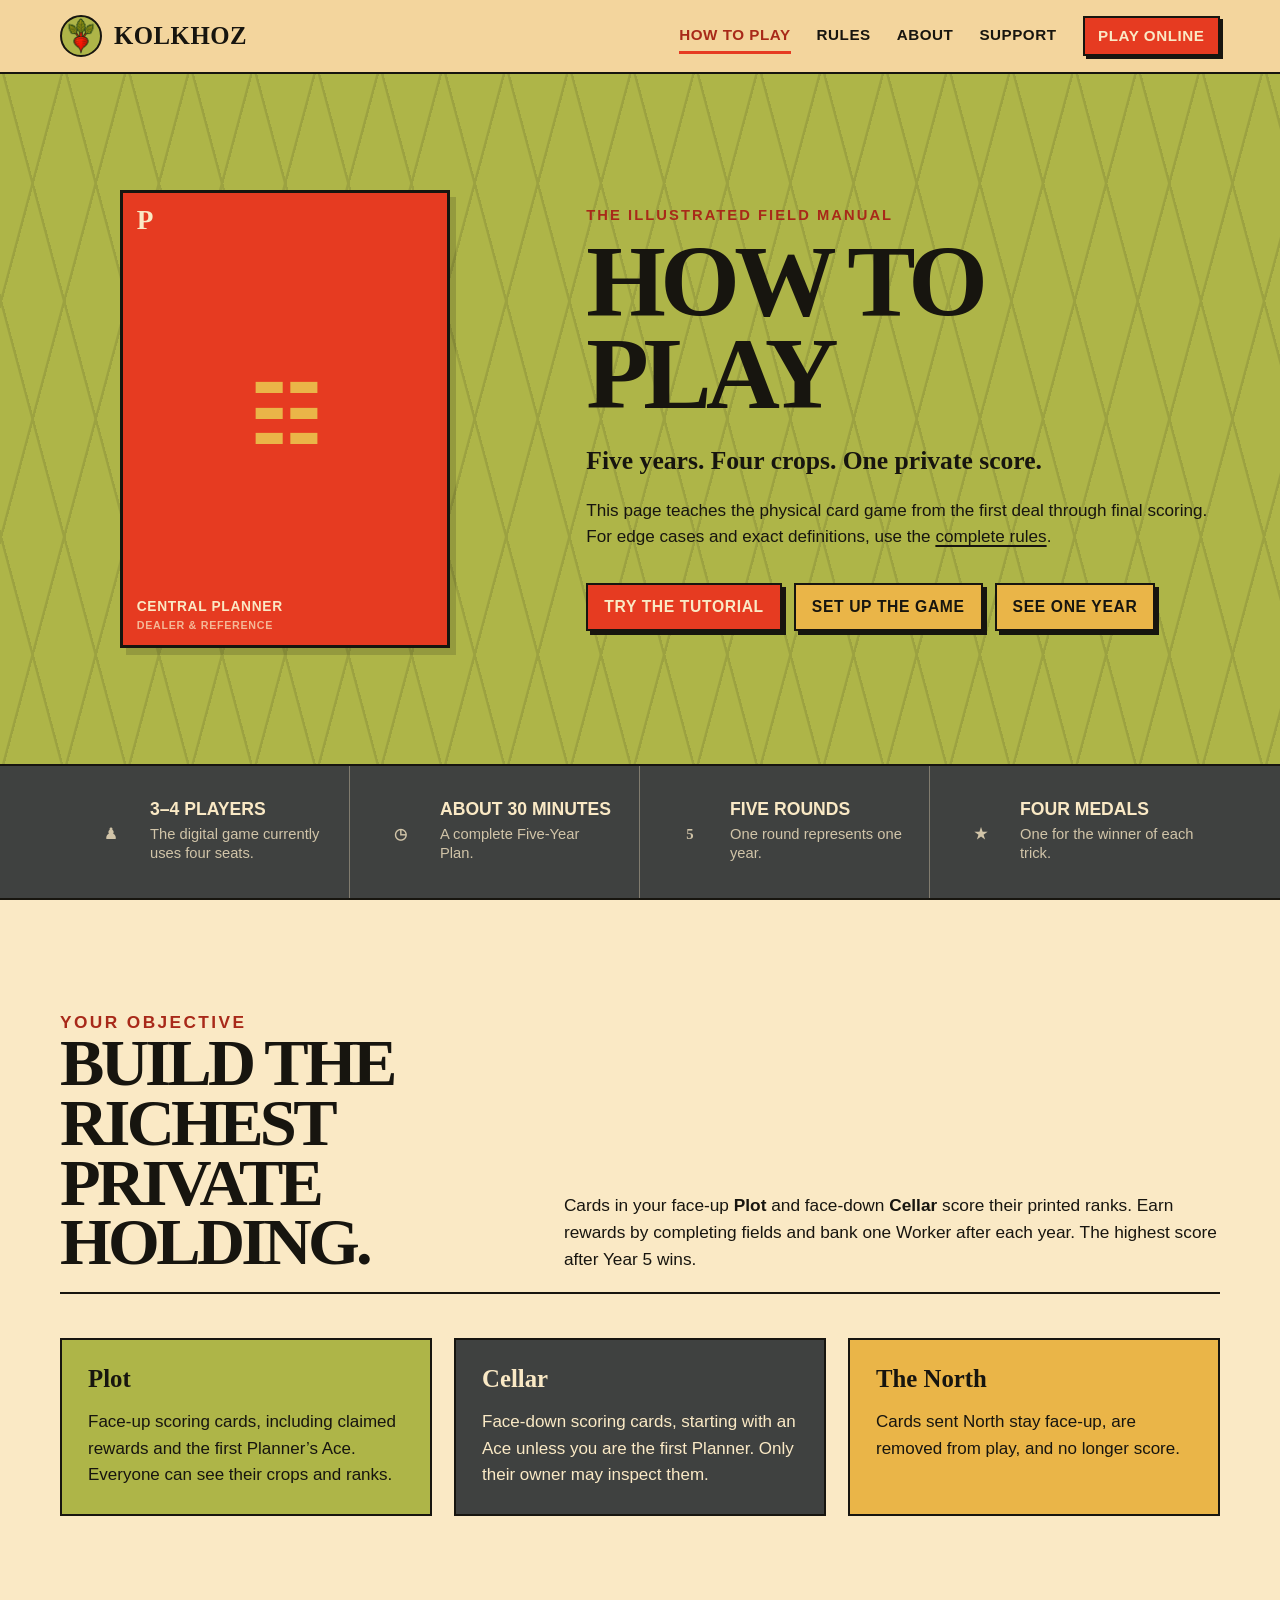
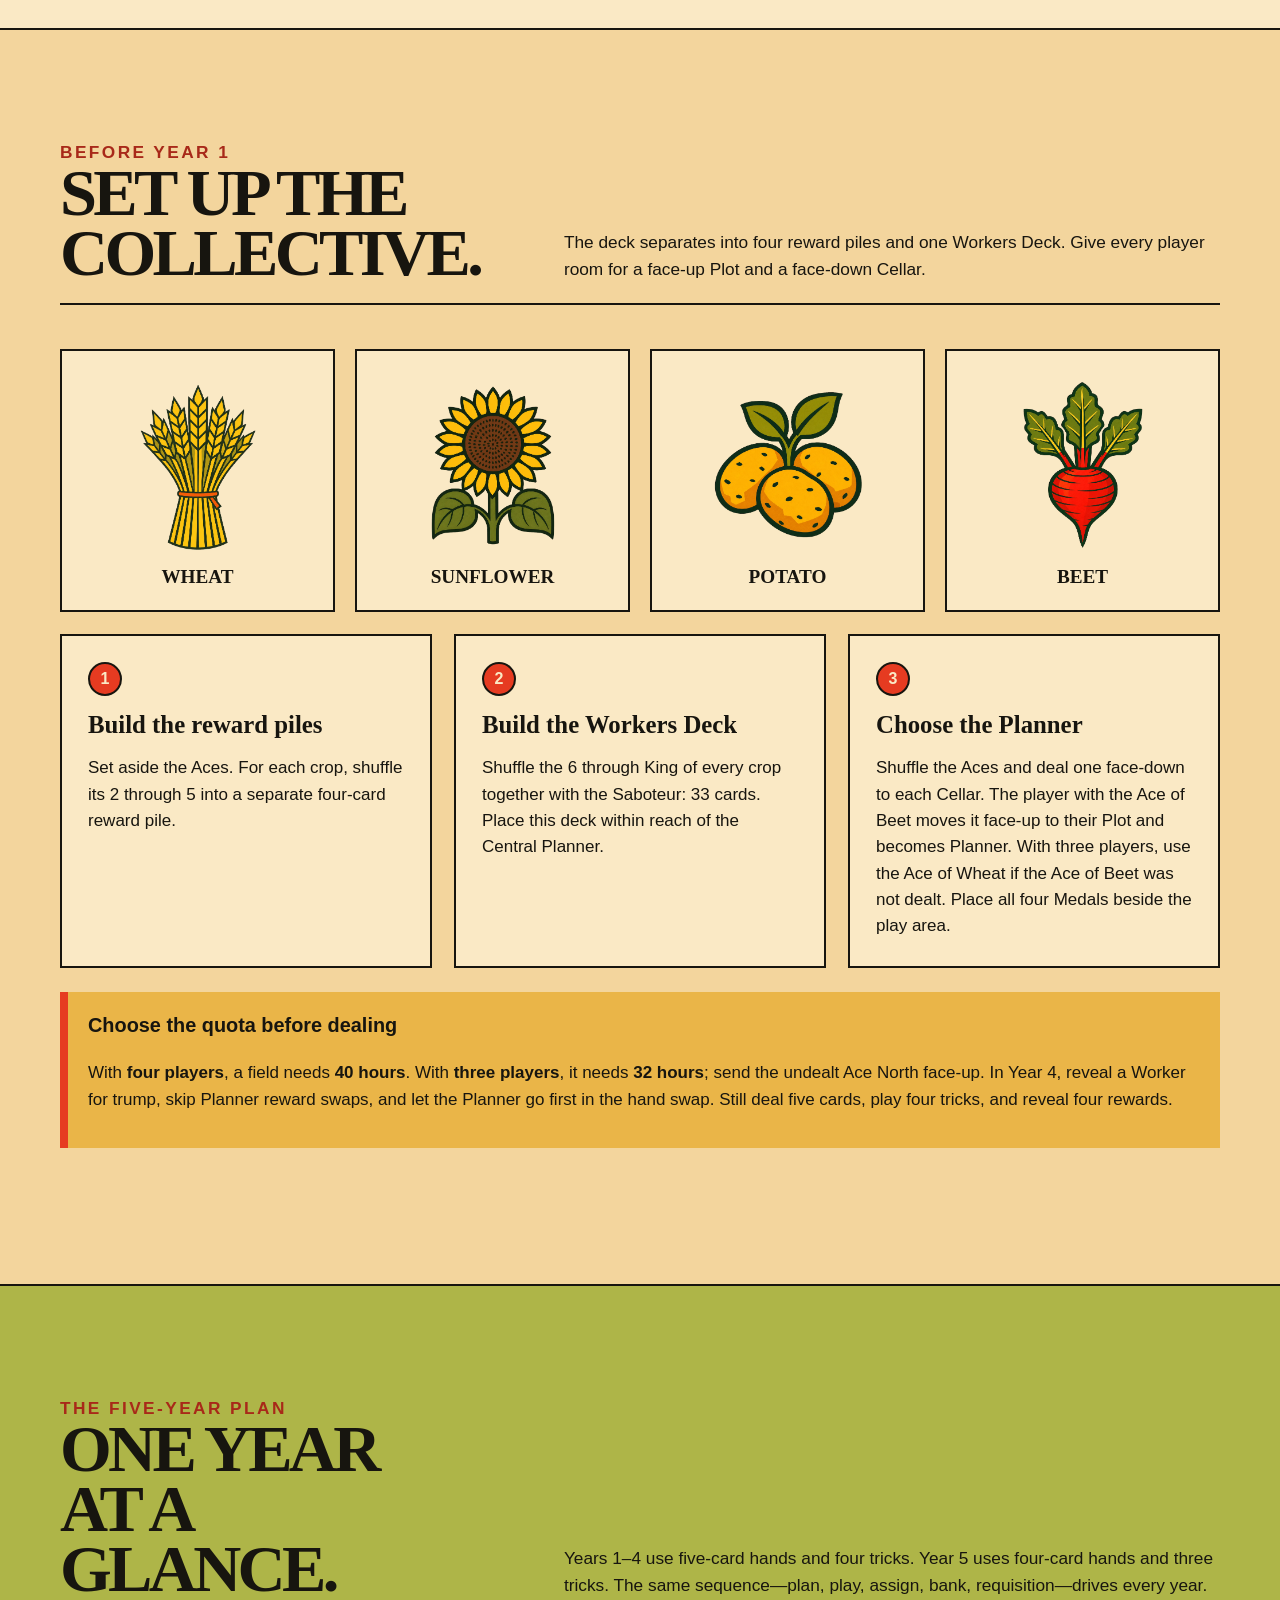
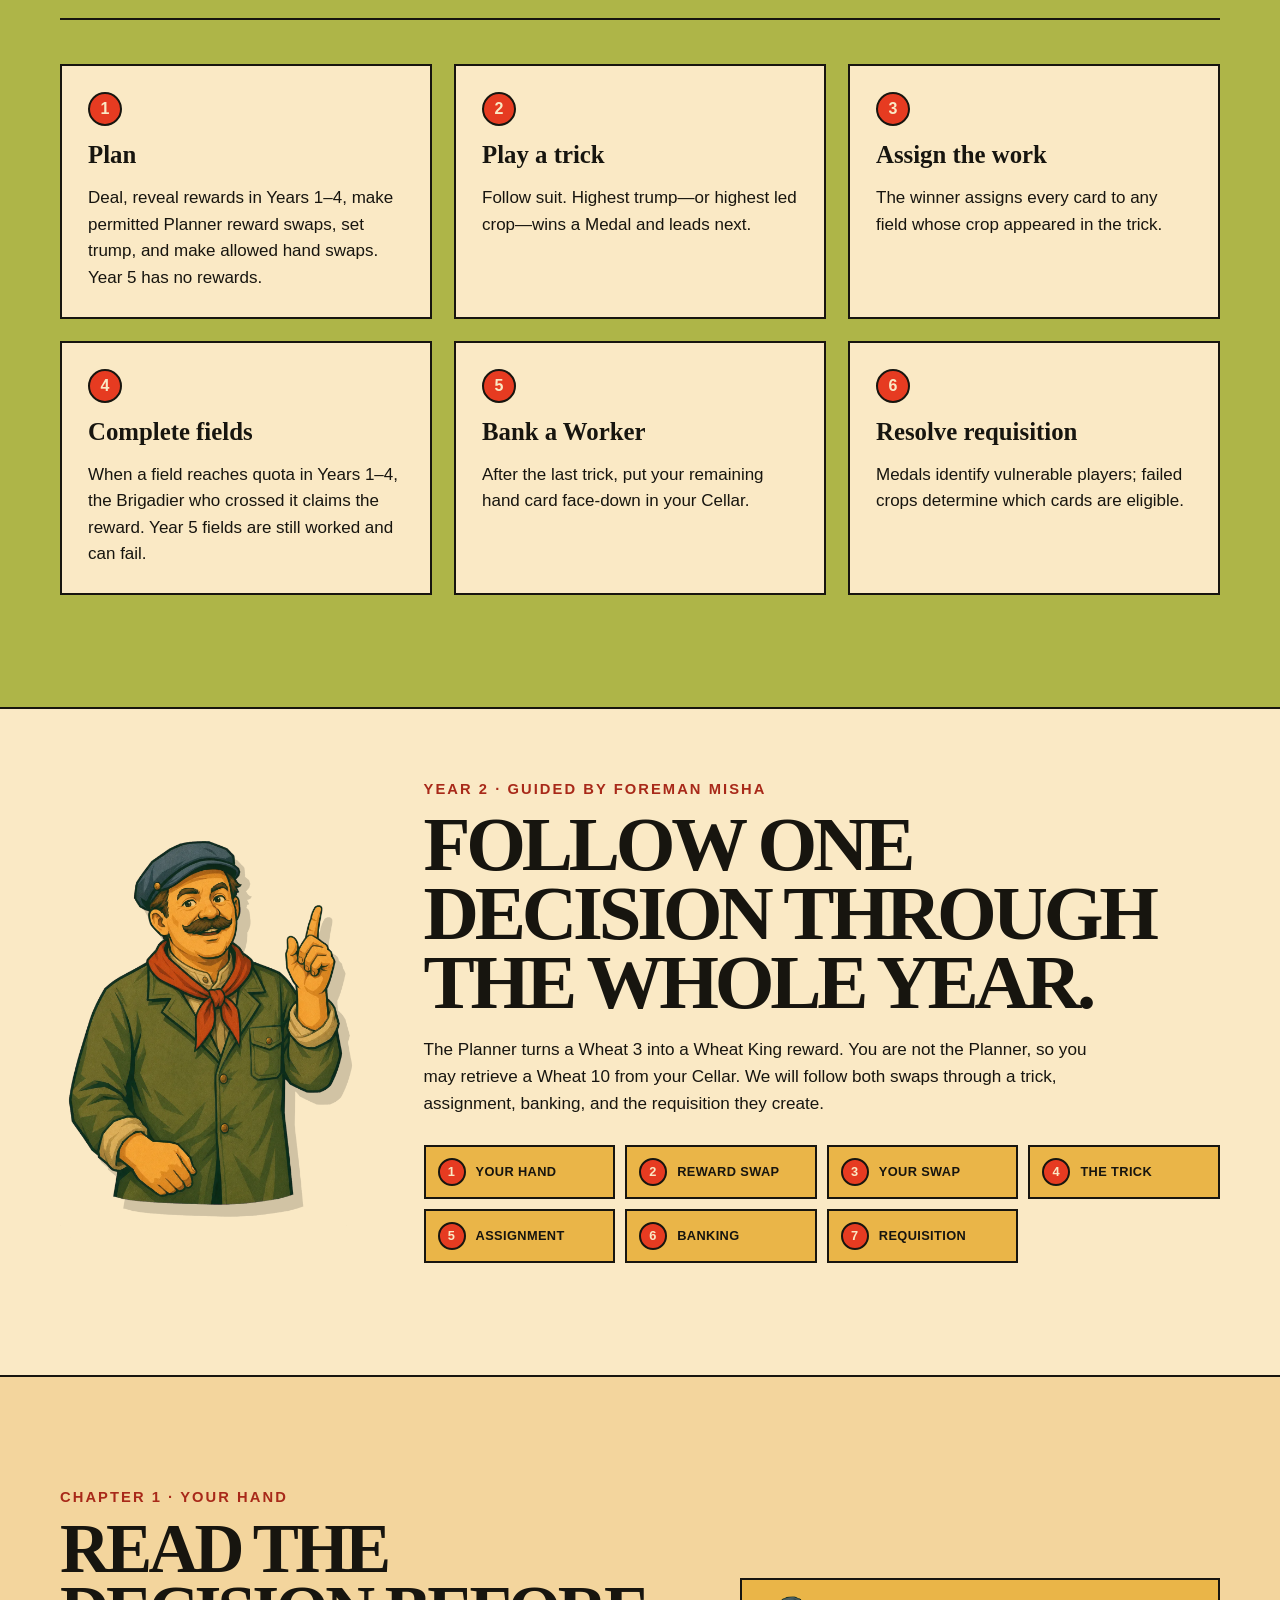
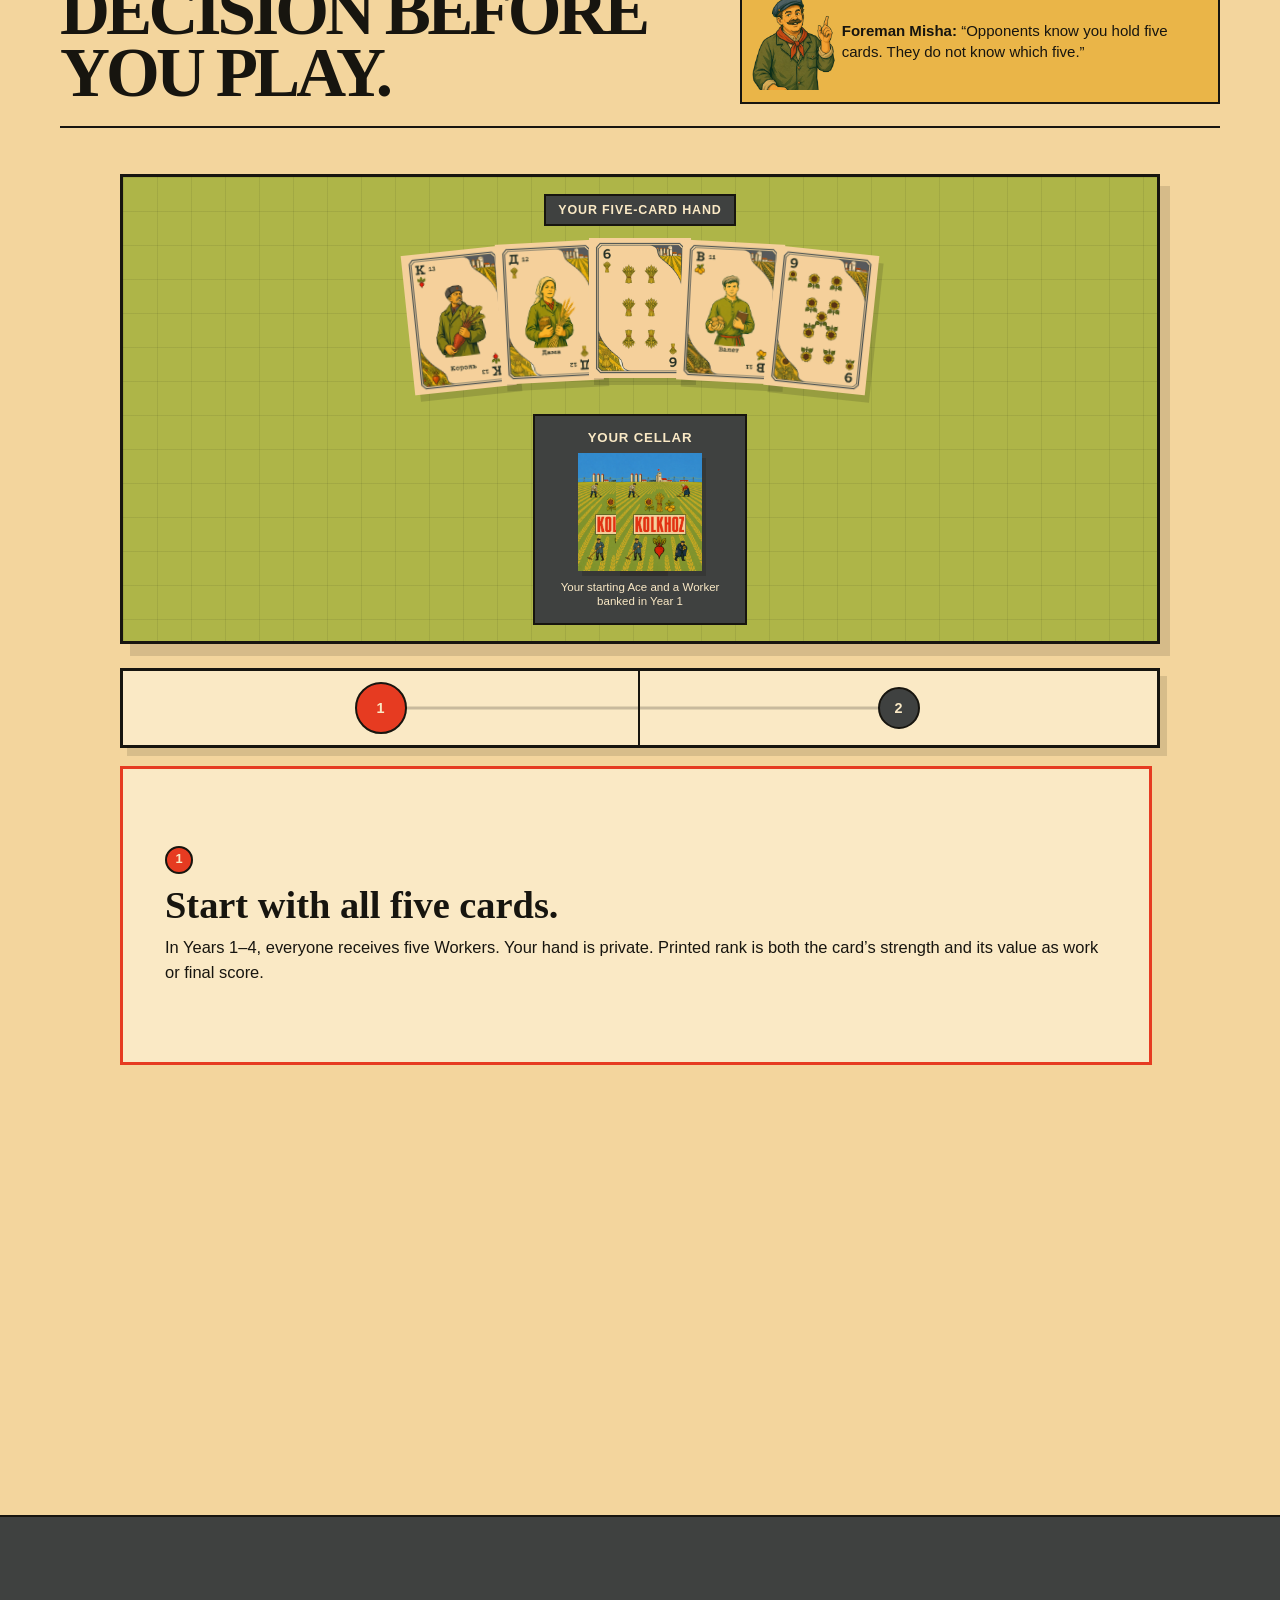
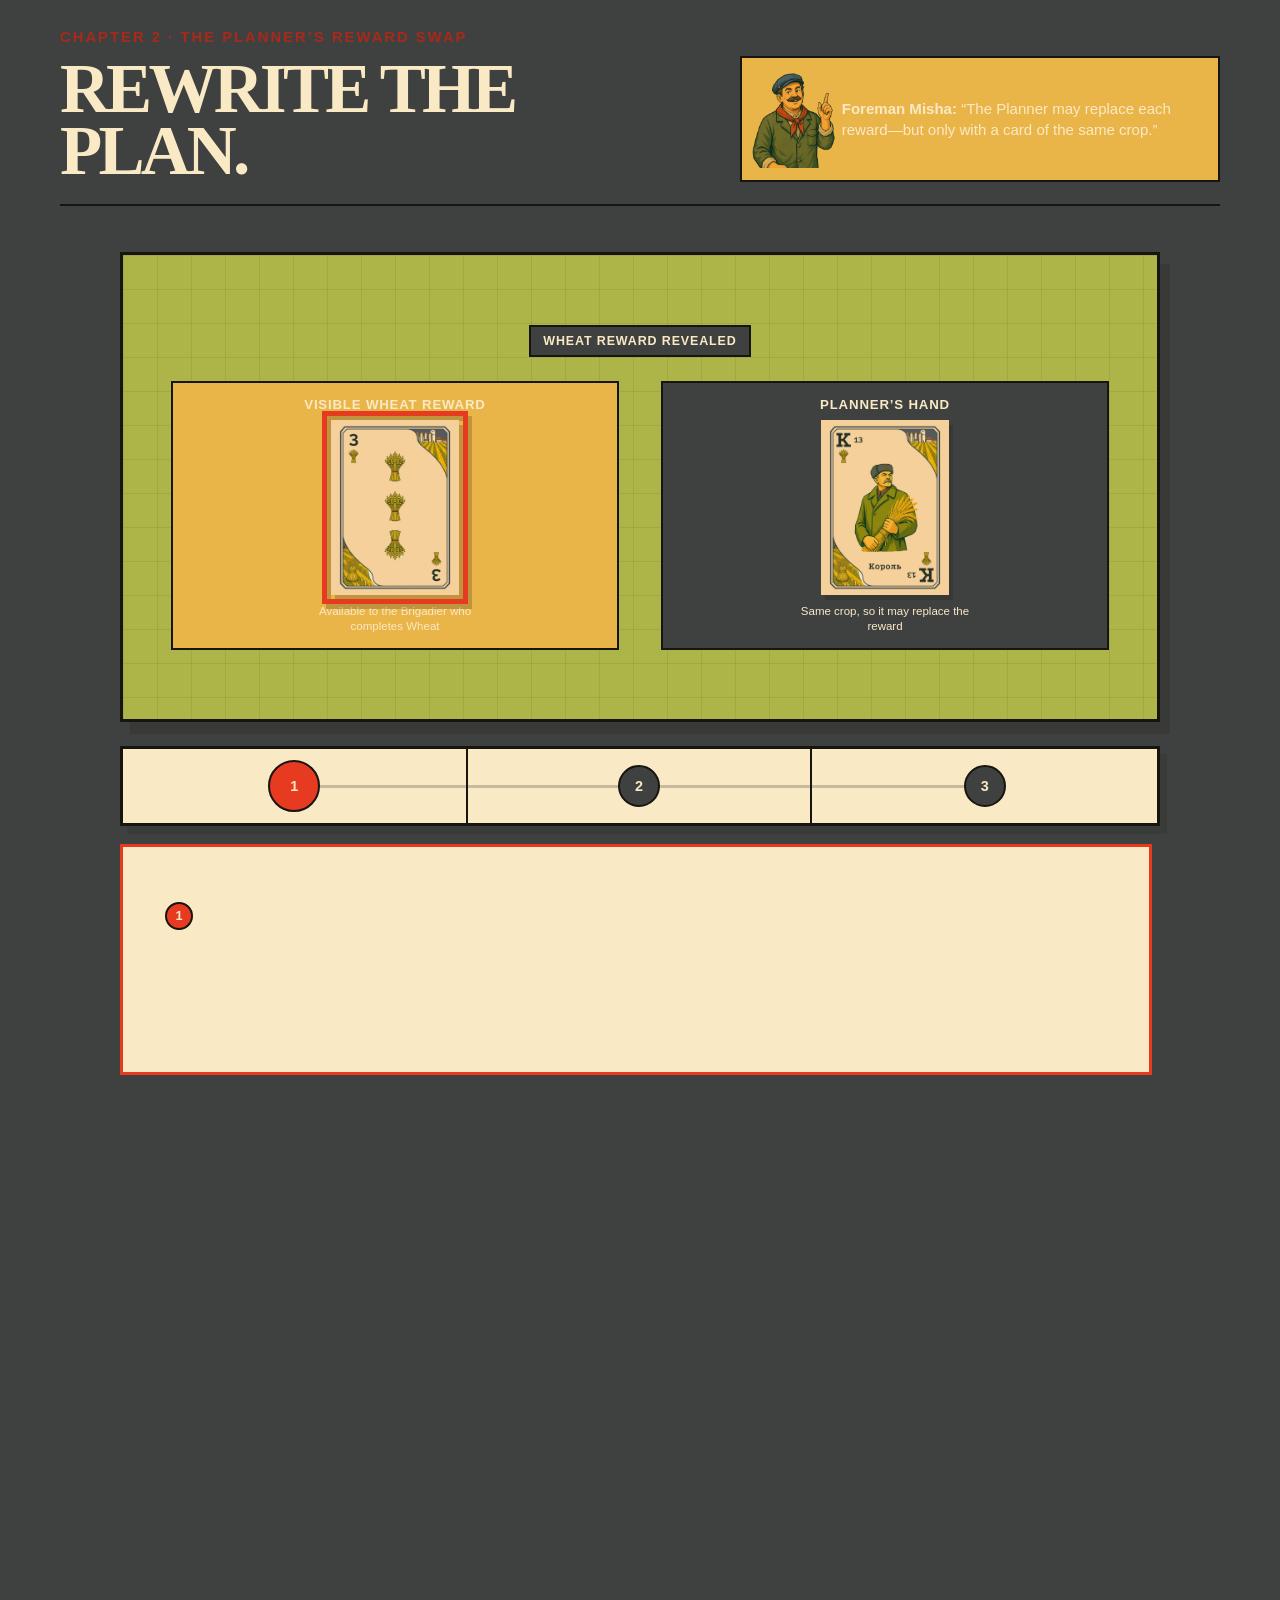
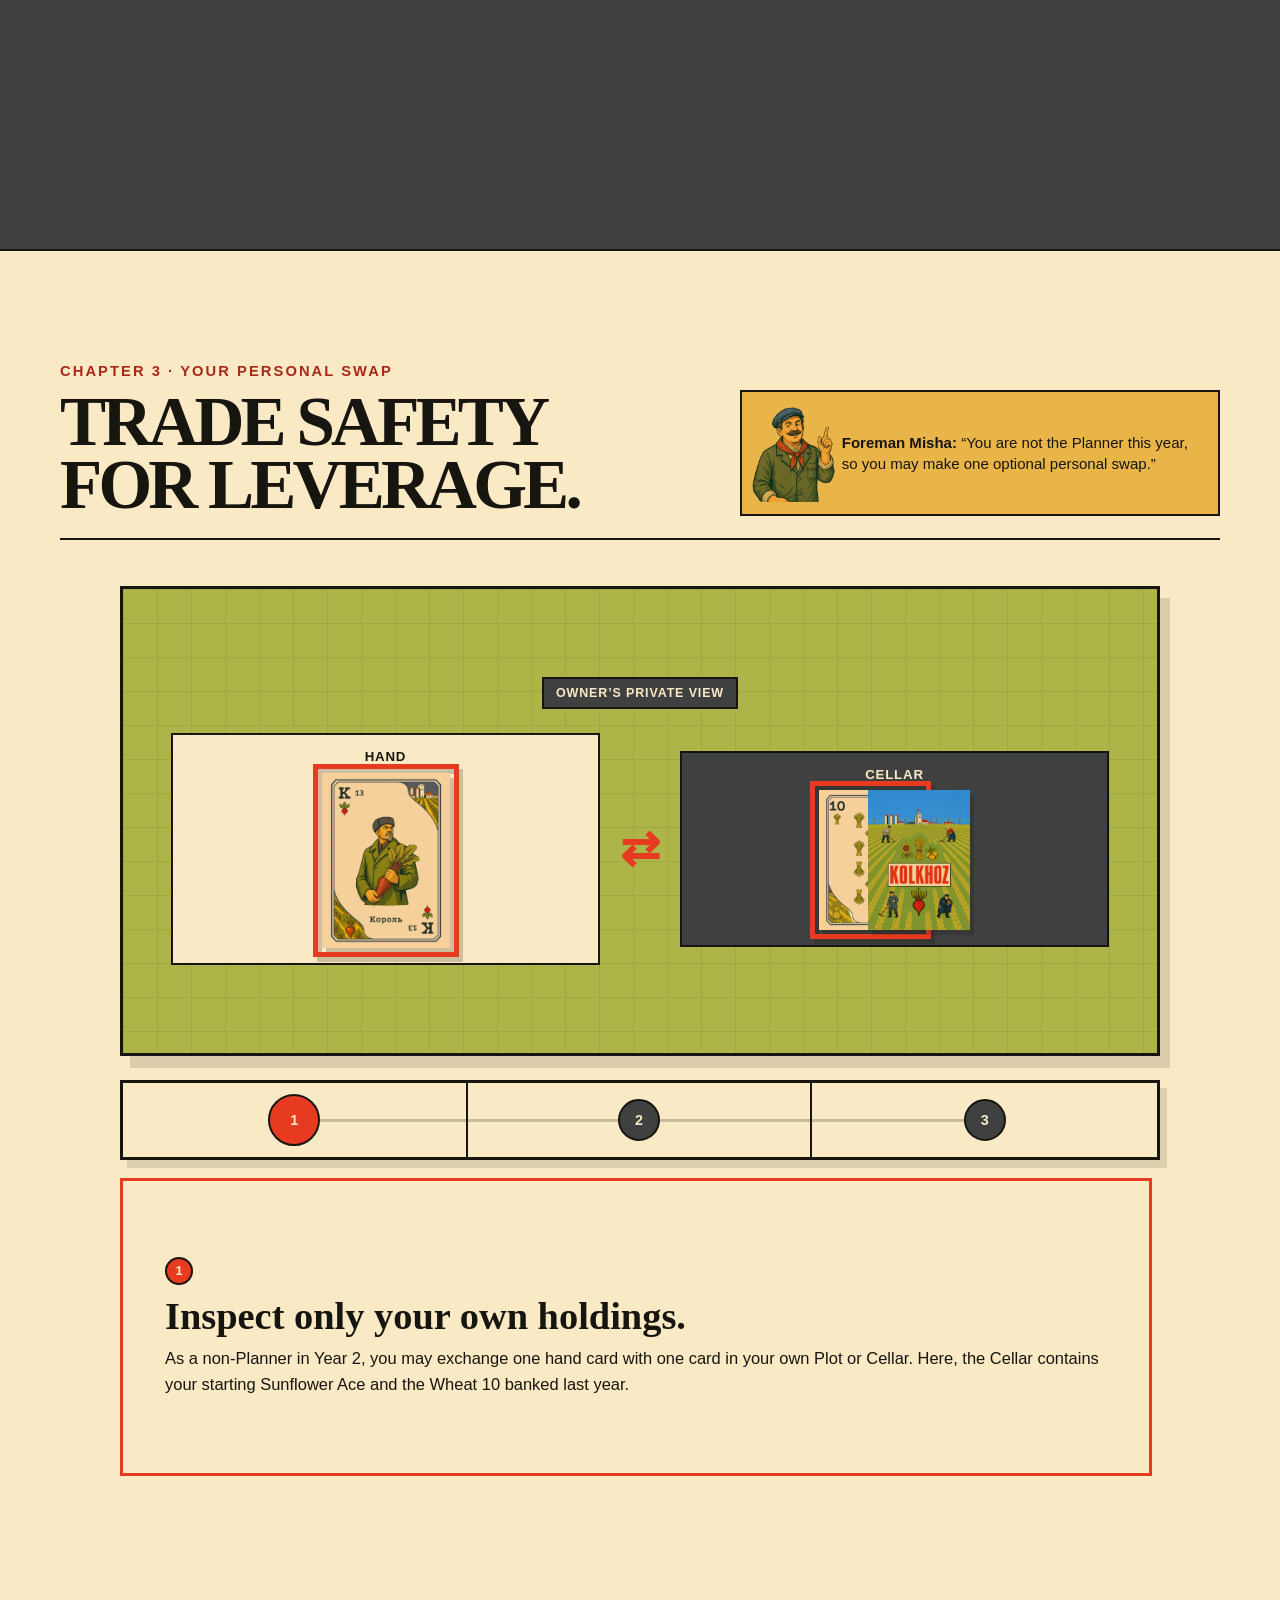
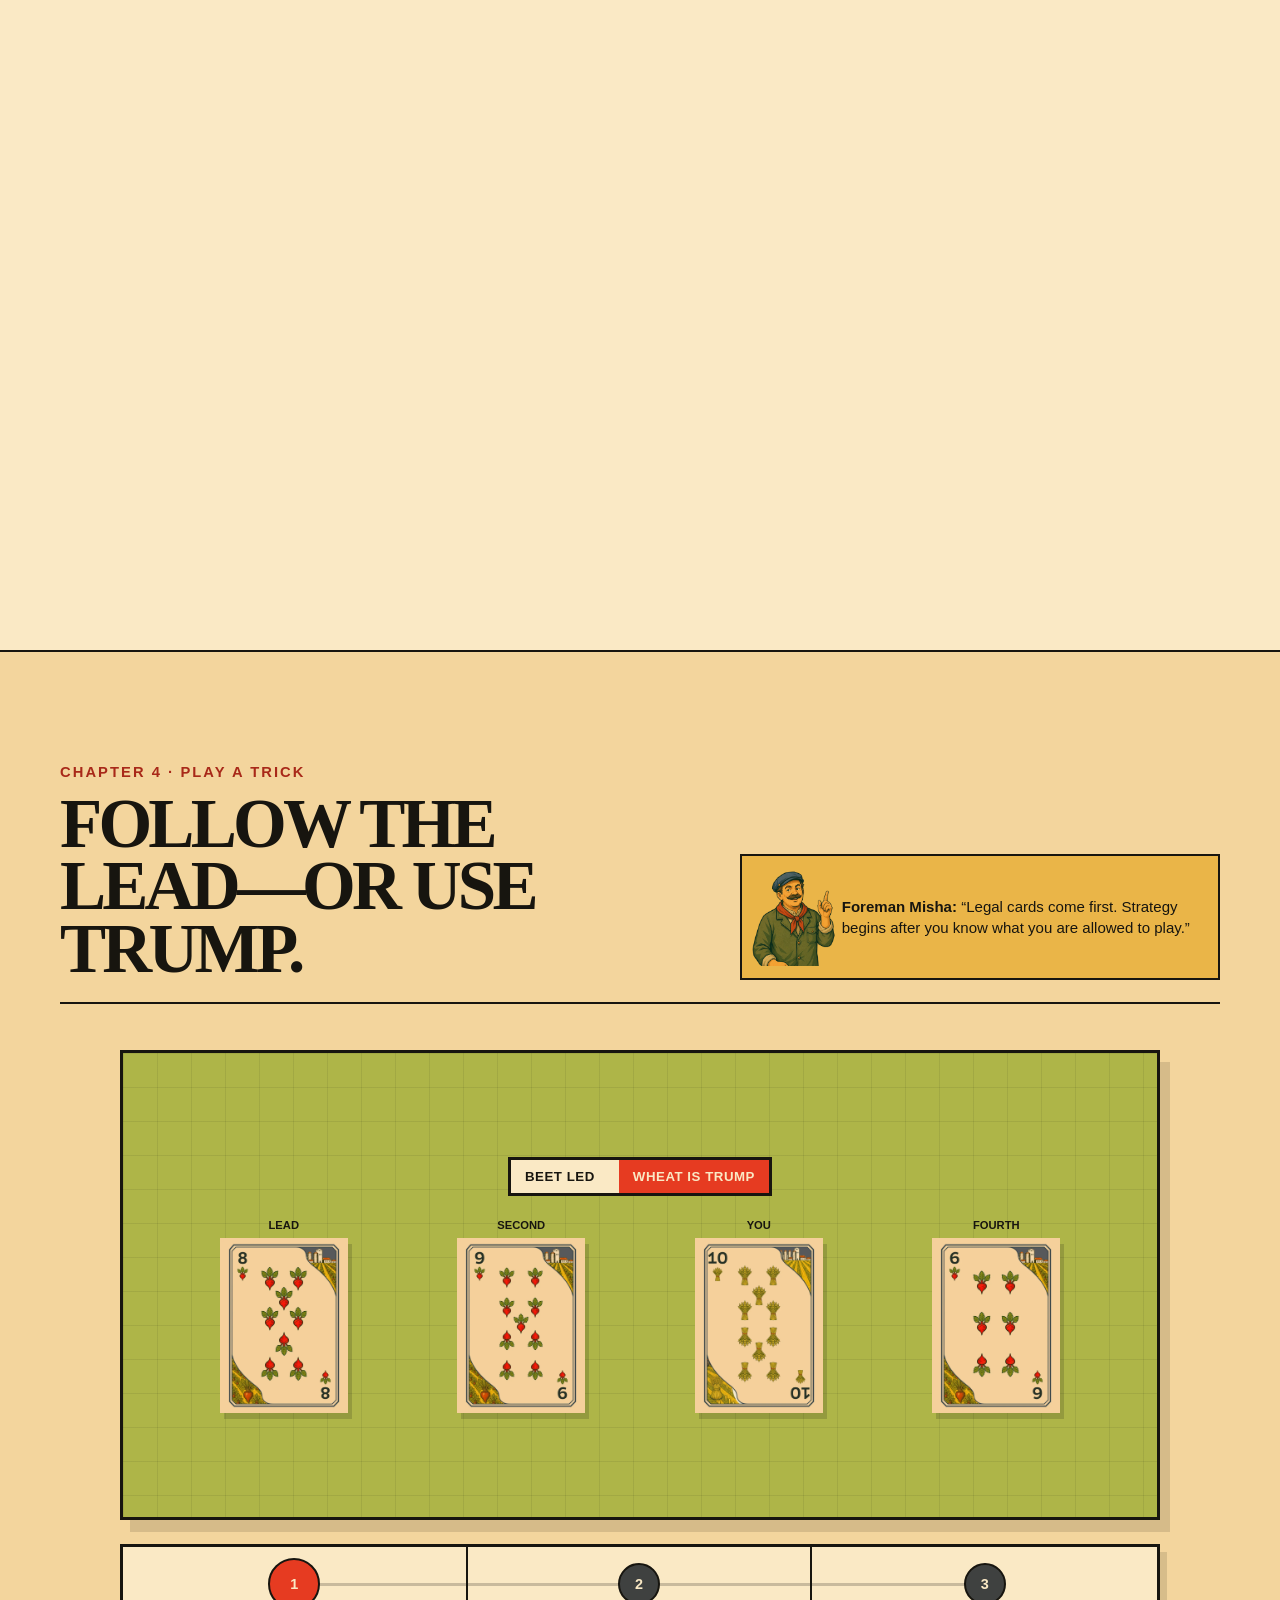
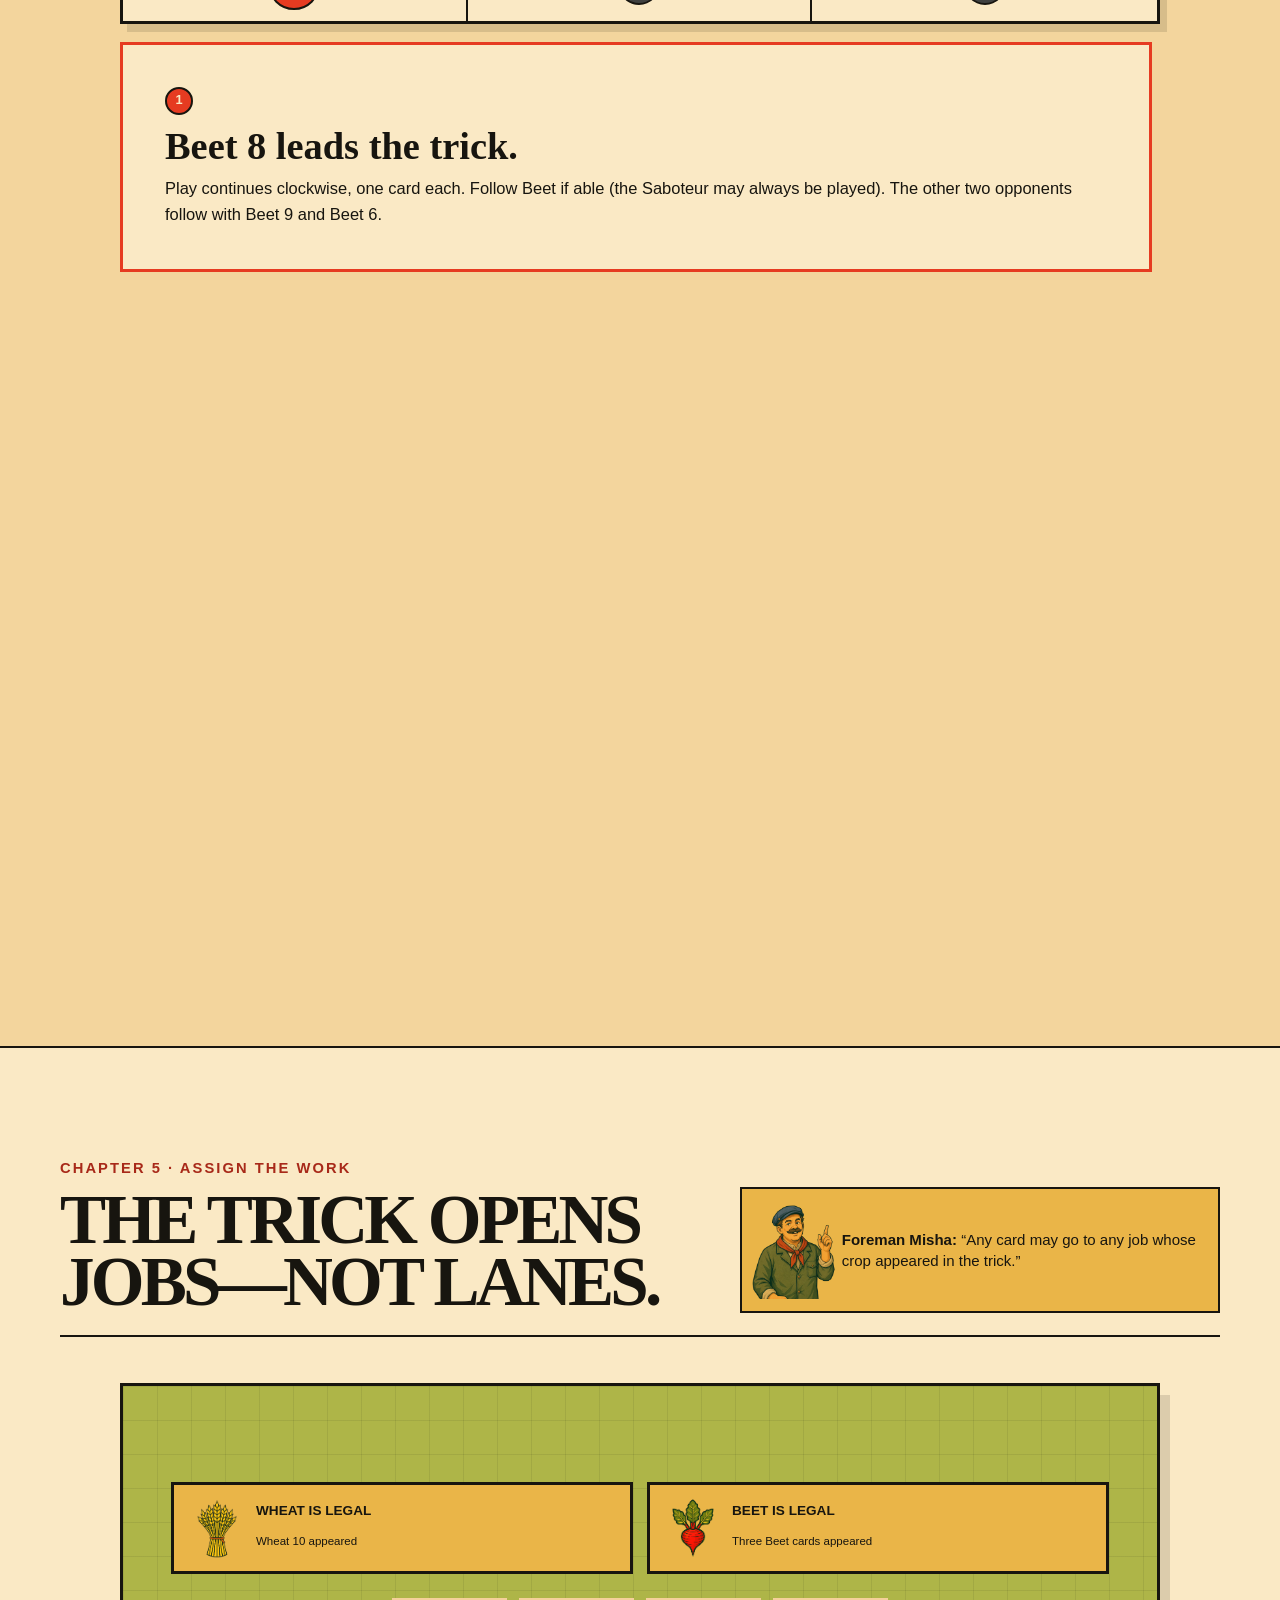
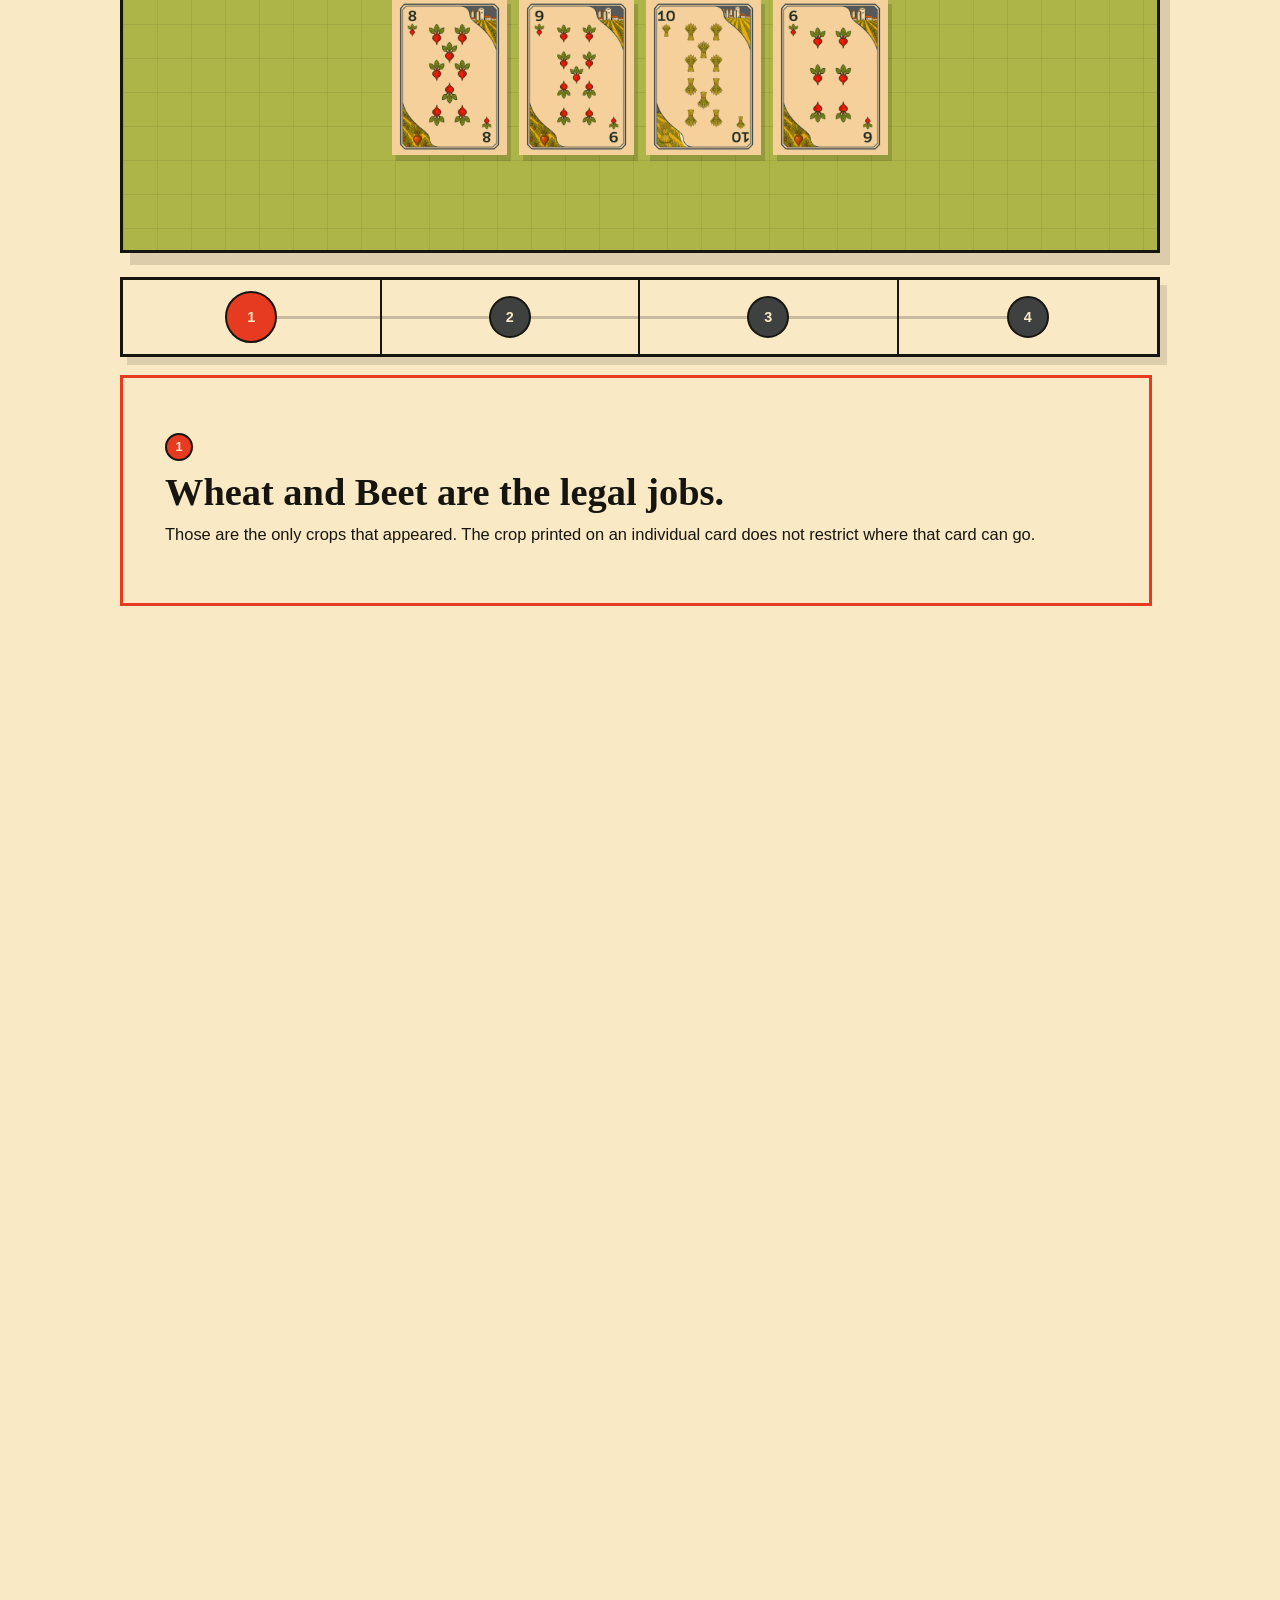
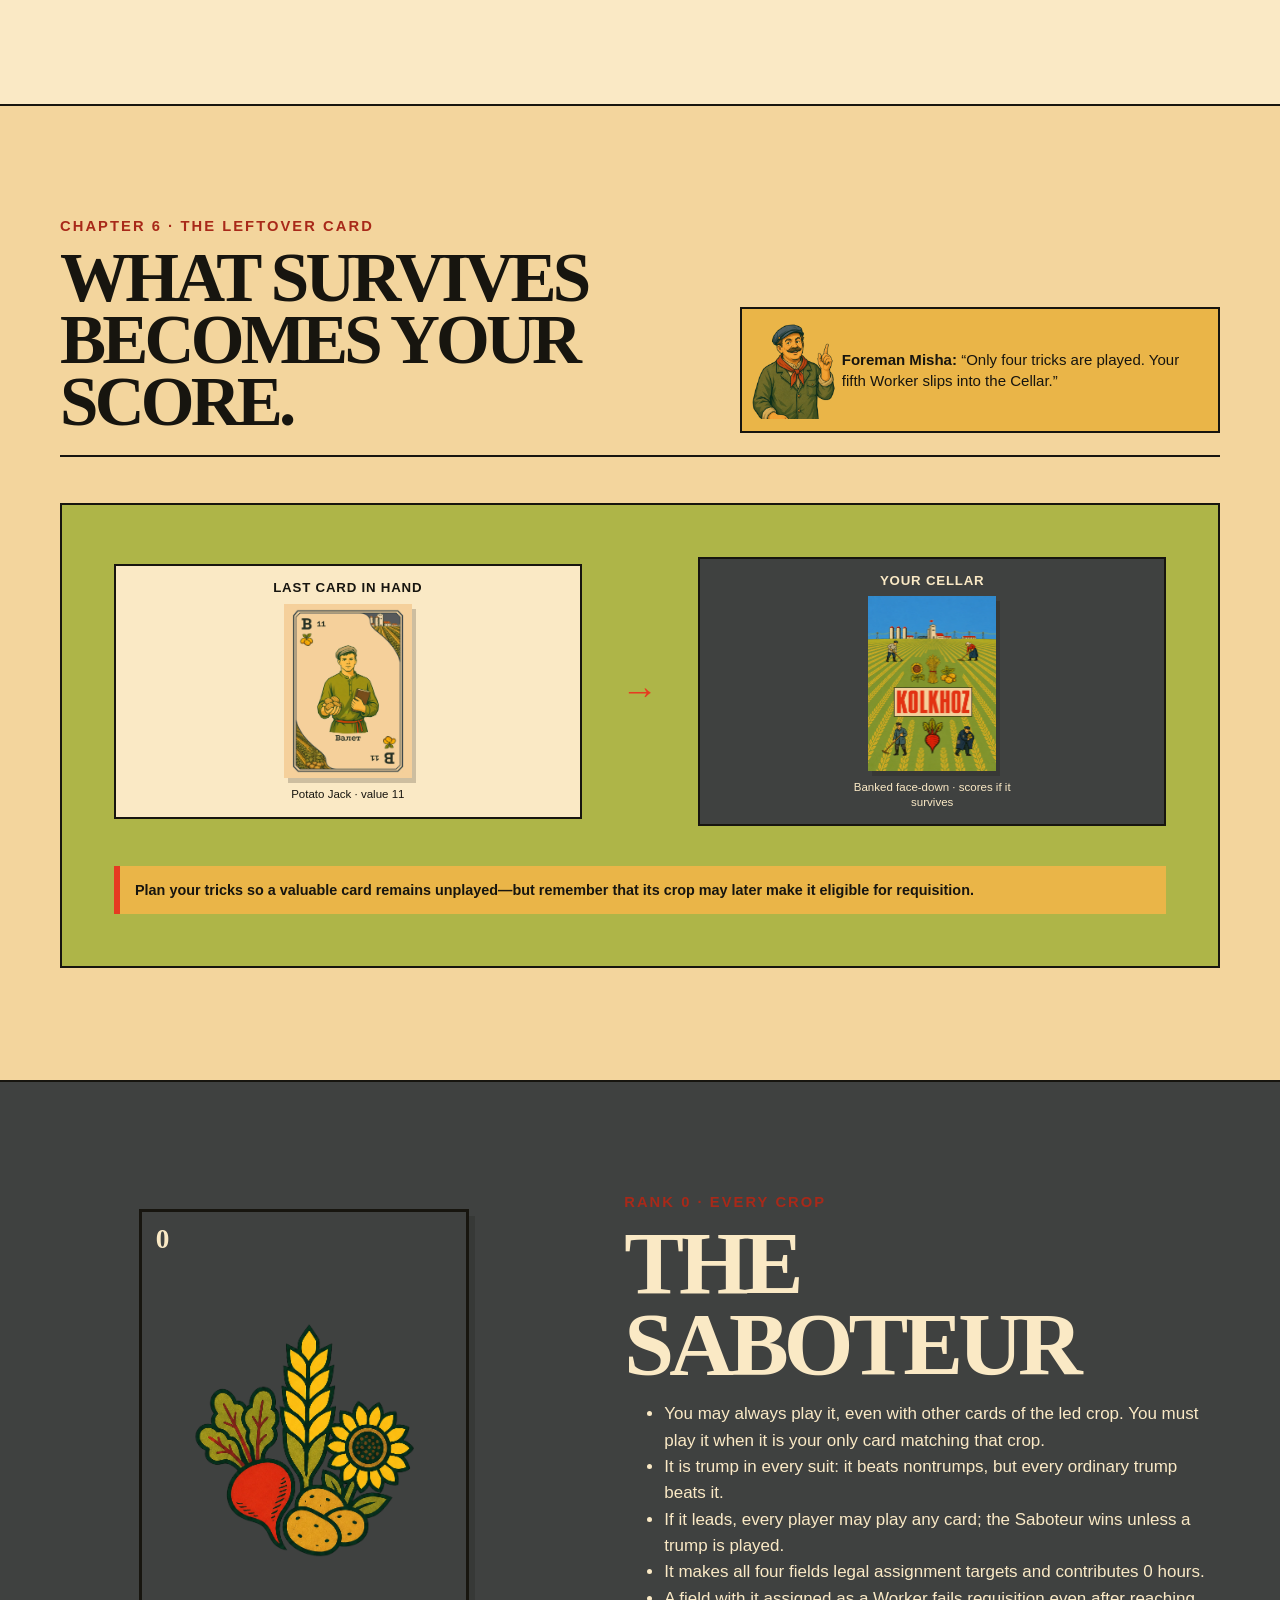
<file: how-to-play.html>
<!doctype html>
<html lang="en">
  <head>
    <meta charset="utf-8" />
    <meta name="viewport" content="width=device-width, initial-scale=1" />
    <meta
      name="description"
      content="Learn Kolkhoz with a visual tabletop walkthrough: setup, tricks, assignment, requisition, and scoring."
    />
    <meta property="og:title" content="How to Play Kolkhoz" />
    <meta property="og:image" content="https://kolkhoz.online/assets/current/cover.webp" />
    <meta name="theme-color" content="#f3d59d" />
    <title>How to Play — Kolkhoz</title>
    <link rel="icon" type="image/webp" href="/assets/current/beet.webp" />
    <link rel="stylesheet" href="/assets/site.css" />
  </head>
  <body>
    <a class="skip-link" href="#content">Skip to content</a>
    <header class="site-header">
      <div class="nav-shell">
        <a class="brand" href="/" aria-label="Kolkhoz home">
          <img class="brand-mark" src="/assets/current/beet.webp" alt="" />
          <span class="brand-name">Kolkhoz</span>
        </a>
        <button
          class="nav-toggle"
          type="button"
          aria-expanded="false"
          aria-controls="primary-nav"
          data-nav-toggle
        >
          Menu
        </button>
        <nav class="primary-nav" id="primary-nav" aria-label="Primary navigation" data-primary-nav>
          <a href="/how-to-play" aria-current="page">How to Play</a>
          <a href="/rules">Rules</a>
          <a href="/about">About</a>
          <a href="/support">Support</a>
          <a class="nav-play" href="https://play.kolkhoz.online/">Play Online</a>
        </nav>
      </div>
    </header>

    <main id="content">
      <section class="hero">
        <div class="shell hero-grid">
          <div class="prototype-card red hero-prototype" role="img" aria-label="Central Planner role diagram">
            <span class="prototype-rank">P</span>
            <span class="prototype-symbol" aria-hidden="true">☷</span>
            <strong>Central Planner<small>Dealer &amp; reference</small></strong>
          </div>
          <div class="hero-copy">
            <p class="eyebrow">The illustrated field manual</p>
            <h1 class="display">How to Play</h1>
            <p class="dek">Five years. Four crops. One private score.</p>
            <p class="lede">
              This page teaches the physical card game from the first deal through final scoring.
              For edge cases and exact definitions, use the <a href="/rules">complete rules</a>.
            </p>
            <div class="actions">
              <a class="button" href="https://play.kolkhoz.online/">Try the tutorial</a>
              <a class="button secondary" href="#setup">Set up the game</a>
              <a class="button secondary" href="#year">See one year</a>
            </div>
          </div>
        </div>
      </section>

      <section class="facts" aria-label="Game facts">
        <div class="shell fact-grid">
          <div class="fact">
            <span class="fact-icon" aria-hidden="true">♟</span>
            <div><strong>3–4 players</strong><span>The digital game currently uses four seats.</span></div>
          </div>
          <div class="fact">
            <span class="fact-icon" aria-hidden="true">◷</span>
            <div><strong>About 30 minutes</strong><span>A complete Five-Year Plan.</span></div>
          </div>
          <div class="fact">
            <span class="fact-icon" aria-hidden="true">5</span>
            <div><strong>Five rounds</strong><span>One round represents one year.</span></div>
          </div>
          <div class="fact">
            <span class="fact-icon" aria-hidden="true">★</span>
            <div><strong>Four Medals</strong><span>One for the winner of each trick.</span></div>
          </div>
        </div>
      </section>

      <section class="section light" id="goal">
        <div class="shell">
          <div class="section-head">
            <div>
              <p class="eyebrow">Your objective</p>
              <h2 class="display">Build the richest private holding.</h2>
            </div>
            <p>
              Cards in your face-up <strong>Plot</strong> and face-down <strong>Cellar</strong>
              score their printed ranks. Earn rewards by completing fields and bank one Worker
              after each year. The highest score after Year 5 wins.
            </p>
          </div>
          <div class="card-grid">
            <article class="panel olive">
              <h3>Plot</h3>
              <p>Face-up scoring cards, including claimed rewards and the first Planner’s Ace. Everyone can see their crops and ranks.</p>
            </article>
            <article class="panel charcoal">
              <h3>Cellar</h3>
              <p>Face-down scoring cards, starting with an Ace unless you are the first Planner. Only their owner may inspect them.</p>
            </article>
            <article class="panel mustard">
              <h3>The North</h3>
              <p>Cards sent North stay face-up, are removed from play, and no longer score.</p>
            </article>
          </div>
        </div>
      </section>

      <section class="section paper" id="setup">
        <div class="shell">
          <div class="section-head">
            <div>
              <p class="eyebrow">Before Year 1</p>
              <h2 class="display">Set up the collective.</h2>
            </div>
            <p>
              The deck separates into four reward piles and one Workers Deck. Give every player
              room for a face-up Plot and a face-down Cellar.
            </p>
          </div>

          <div class="crop-grid" aria-label="The four reward piles">
            <article class="crop">
              <img src="/assets/current/wheat.webp" alt="" />
              <h3>Wheat</h3>
            </article>
            <article class="crop">
              <img src="/assets/current/sunflower.webp" alt="" />
              <h3>Sunflower</h3>
            </article>
            <article class="crop">
              <img src="/assets/current/potato.webp" alt="" />
              <h3>Potato</h3>
            </article>
            <article class="crop">
              <img src="/assets/current/beet.webp" alt="" />
              <h3>Beet</h3>
            </article>
          </div>

          <div class="card-grid" style="margin-top: 22px">
            <article class="panel">
              <span class="panel-number">1</span>
              <h3>Build the reward piles</h3>
              <p>
                Set aside the Aces. For each crop, shuffle its 2 through 5 into a separate
                four-card reward pile.
              </p>
            </article>
            <article class="panel">
              <span class="panel-number">2</span>
              <h3>Build the Workers Deck</h3>
              <p>
                Shuffle the 6 through King of every crop together with the Saboteur: 33 cards. Place this deck
                within reach of the Central Planner.
              </p>
            </article>
            <article class="panel">
              <span class="panel-number">3</span>
              <h3>Choose the Planner</h3>
              <p>
                Shuffle the Aces and deal one face-down to each Cellar. The player with the Ace of Beet
                moves it face-up to their Plot and becomes Planner. With three players, use the Ace
                of Wheat if the Ace of Beet was not dealt. Place all four Medals beside the play
                area.
              </p>
            </article>
          </div>

          <div class="callout">
            <h3>Choose the quota before dealing</h3>
            <p>
              With <strong>four players</strong>, a field needs <strong>40 hours</strong>. With
              <strong>three players</strong>, it needs <strong>32 hours</strong>; send the undealt
              Ace North face-up. In Year 4, reveal a Worker for trump, skip Planner reward swaps,
              and let the Planner go first in the hand swap. Still deal five cards, play four tricks,
              and reveal four rewards.
            </p>
          </div>
        </div>
      </section>

      <section class="section olive" id="year">
        <div class="shell">
          <div class="section-head">
            <div>
              <p class="eyebrow">The Five-Year Plan</p>
              <h2 class="display">One year at a glance.</h2>
            </div>
            <p>
              Years 1–4 use five-card hands and four tricks. Year 5 uses four-card hands and three
              tricks. The same sequence—plan, play, assign, bank, requisition—drives every year.
            </p>
          </div>
          <div class="card-grid">
            <article class="panel">
              <span class="panel-number">1</span>
              <h3>Plan</h3>
              <p>Deal, reveal rewards in Years 1–4, make permitted Planner reward swaps, set trump, and make allowed hand swaps. Year 5 has no rewards.</p>
            </article>
            <article class="panel">
              <span class="panel-number">2</span>
              <h3>Play a trick</h3>
              <p>Follow suit. Highest trump—or highest led crop—wins a Medal and leads next.</p>
            </article>
            <article class="panel">
              <span class="panel-number">3</span>
              <h3>Assign the work</h3>
              <p>The winner assigns every card to any field whose crop appeared in the trick.</p>
            </article>
            <article class="panel">
              <span class="panel-number">4</span>
              <h3>Complete fields</h3>
              <p>When a field reaches quota in Years 1–4, the Brigadier who crossed it claims the reward. Year 5 fields are still worked and can fail.</p>
            </article>
            <article class="panel">
              <span class="panel-number">5</span>
              <h3>Bank a Worker</h3>
              <p>After the last trick, put your remaining hand card face-down in your Cellar.</p>
            </article>
            <article class="panel">
              <span class="panel-number">6</span>
              <h3>Resolve requisition</h3>
              <p>Medals identify vulnerable players; failed crops determine which cards are eligible.</p>
            </article>
          </div>
        </div>
      </section>

      <section class="section light lesson-intro" id="walkthrough">
        <div class="shell misha-brief">
          <img src="/assets/foreman-misha.webp" alt="Foreman Misha" />
          <div>
            <p class="eyebrow">Year 2 · guided by Foreman Misha</p>
            <h2 class="display">Follow one decision through the whole year.</h2>
            <p class="lede">
              The Planner turns a Wheat 3 into a Wheat King reward. You are not the Planner, so you
              may retrieve a Wheat 10 from your Cellar. We will follow both swaps through a trick,
              assignment, banking, and the requisition they create.
            </p>
            <nav class="lesson-index" aria-label="Worked walkthrough chapters">
              <a href="#worked-hand"><span>1</span>Your hand</a>
              <a href="#worked-reward-swap"><span>2</span>Reward swap</a>
              <a href="#worked-swap"><span>3</span>Your swap</a>
              <a href="#worked-trick"><span>4</span>The trick</a>
              <a href="#worked-assignment"><span>5</span>Assignment</a>
              <a href="#worked-bank"><span>6</span>Banking</a>
              <a href="#requisition"><span>7</span>Requisition</a>
            </nav>
          </div>
        </div>
      </section>

      <section class="section paper lesson-section" id="worked-hand">
        <div class="shell">
          <div class="lesson-heading">
            <div>
              <p class="eyebrow">Chapter 1 · Your hand</p>
              <h2 class="display">Read the decision before you play.</h2>
            </div>
            <div class="misha-line">
              <img src="/assets/foreman-misha.webp" alt="" />
              <p><strong>Foreman Misha:</strong> “Opponents know you hold five cards. They do not know which five.”</p>
            </div>
          </div>
          <div class="walkthrough" data-walkthrough>
            <div class="walkthrough-stage" aria-label="A five-card hand and two private Cellar cards">
              <div class="walk-scene is-active" data-scene="hand">
                <span class="table-label">Your five-card hand</span>
                <div class="story-hand">
                  <img src="/assets/current/cards/beet-king.webp" alt="Beet King, value 13" />
                  <img src="/assets/current/cards/wheat-queen.webp" alt="Wheat Queen, value 12" />
                  <img src="/assets/current/cards/wheat-6.webp" alt="Wheat 6" />
                  <img src="/assets/current/cards/potato-jack.webp" alt="Potato Jack, value 11" />
                  <img src="/assets/current/cards/sunflower-9.webp" alt="Sunflower 9" />
                </div>
                <div class="story-zone cellar-zone">
                  <strong>Your Cellar</strong>
                  <div class="stacked-backs">
                    <img class="story-card-back" src="/assets/current/card-back.webp" alt="Face-down starting Ace" />
                    <img class="story-card-back" src="/assets/current/card-back.webp" alt="Face-down Worker banked in Year 1" />
                  </div>
                  <span>Your starting Ace and a Worker banked in Year 1</span>
                </div>
              </div>
              <div class="walk-scene" data-scene="priorities">
                <span class="table-label">Wheat is trump</span>
                <div class="priority-grid">
                  <div><img src="/assets/current/cards/beet-king.webp" alt="" /><strong>13 points</strong><span>Excellent to bank</span></div>
                  <div><img src="/assets/current/cards/wheat-6.webp" alt="" /><strong>Low trump</strong><span>Useful in a trick</span></div>
                  <div><img src="/assets/current/cards/wheat-queen.webp" alt="" /><strong>High trump</strong><span>Your strongest Worker</span></div>
                </div>
              </div>
            </div>
            <div class="walkthrough-steps">
              <article class="walk-step is-active" data-step="hand">
                <span class="walk-number">1</span>
                <h3>Start with all five cards.</h3>
                <p>
                  In Years 1–4, everyone receives five Workers. Your hand is private. Printed rank
                  is both the card’s strength and its value as work or final score.
                </p>
              </article>
              <article class="walk-step" data-step="priorities">
                <span class="walk-number">2</span>
                <h3>Separate “good now” from “good later.”</h3>
                <p>
                  Because Wheat is trump, Wheat cards are powerful now. The Beet King is worth 13,
                  but it is off-suit and risky to expose. That tension makes the yearly swap useful.
                </p>
                <aside class="misha-tip">Winning tricks gives control—but it also makes you vulnerable to requisition.</aside>
              </article>
            </div>
          </div>
        </div>
      </section>

      <section class="section charcoal lesson-section" id="worked-reward-swap">
        <div class="shell">
          <div class="lesson-heading">
            <div>
              <p class="eyebrow">Chapter 2 · The Planner’s reward swap</p>
              <h2 class="display">Rewrite the plan.</h2>
            </div>
            <div class="misha-line">
              <img src="/assets/foreman-misha.webp" alt="" />
              <p><strong>Foreman Misha:</strong> “The Planner may replace each reward—but only with a card of the same crop.”</p>
            </div>
          </div>
          <div class="walkthrough" data-walkthrough>
            <div class="walkthrough-stage" aria-label="Planner exchanges a Wheat King from hand for the revealed Wheat 3 reward">
              <div class="walk-scene is-active" data-scene="reward-reveal">
                <span class="table-label">Wheat reward revealed</span>
                <div class="reward-swap-board">
                  <div class="story-zone reward-slot">
                    <strong>Visible Wheat reward</strong>
                    <img class="story-card selected-card" src="/assets/current/cards/wheat-3.webp" alt="Wheat 3 revealed as the reward" />
                    <span>Available to the Brigadier who completes Wheat</span>
                  </div>
                  <div class="story-zone planner-zone">
                    <strong>Planner’s hand</strong>
                    <img class="story-card" src="/assets/current/cards/wheat-king.webp" alt="Wheat King in the Planner's hand" />
                    <span>Same crop, so it may replace the reward</span>
                  </div>
                </div>
              </div>
              <div class="walk-scene" data-scene="reward-exchange">
                <span class="table-label">Planner chooses the same-crop exchange</span>
                <div class="reward-swap-board exchange">
                  <div class="story-zone reward-slot">
                    <strong>Reward pile</strong>
                    <img class="story-card moving-out" src="/assets/current/cards/wheat-king.webp" alt="Wheat King moves into the reward slot" />
                    <span>Wheat King becomes the new reward</span>
                  </div>
                  <span class="swap-arrow" aria-hidden="true">⇄</span>
                  <div class="story-zone planner-zone">
                    <strong>Planner’s hand</strong>
                    <img class="story-card moving-in" src="/assets/current/cards/wheat-3.webp" alt="Wheat 3 moves into the Planner's hand" />
                    <span>The revealed Wheat 3 becomes a Worker</span>
                  </div>
                </div>
              </div>
              <div class="walk-scene" data-scene="reward-result">
                <span class="table-label">The public plan for Wheat</span>
                <div class="reward-result-board">
                  <img src="/assets/current/wheat.webp" alt="" />
                  <div>
                    <strong>Wheat King · reward</strong>
                    <span>Face-up and claimable when Wheat reaches quota</span>
                  </div>
                  <img class="story-card" src="/assets/current/cards/wheat-king.webp" alt="Wheat King is now the visible Wheat reward" />
                </div>
              </div>
            </div>
            <div class="walkthrough-steps">
              <article class="walk-step is-active" data-step="reward-reveal">
                <span class="walk-number">1</span>
                <h3>Reveal the Wheat 3.</h3>
                <p>At the start of Year 2, the top card of each crop’s reward pile is revealed. Wheat begins with the Wheat 3.</p>
              </article>
              <article class="walk-step" data-step="reward-exchange">
                <span class="walk-number">2</span>
                <h3>The Planner offers the Wheat King.</h3>
                <p>Because both cards are Wheat, the Planner may exchange them. A card of another crop would be illegal, except the Saboteur, which counts as every crop. Each field allows at most one reward swap. With three players, skip reward swaps in Year 4.</p>
              </article>
              <article class="walk-step" data-step="reward-result">
                <span class="walk-number">3</span>
                <h3>The reward and hand trade places.</h3>
                <p>The Wheat King stays face-up on top of the pile as the year’s Wheat reward. The Wheat 3 enters the Planner’s hand and may be played normally.</p>
              </article>
            </div>
          </div>
        </div>
      </section>

      <section class="section light lesson-section" id="worked-swap">
        <div class="shell">
          <div class="lesson-heading">
            <div>
              <p class="eyebrow">Chapter 3 · Your personal swap</p>
              <h2 class="display">Trade safety for leverage.</h2>
            </div>
            <div class="misha-line">
              <img src="/assets/foreman-misha.webp" alt="" />
              <p><strong>Foreman Misha:</strong> “You are not the Planner this year, so you may make one optional personal swap.”</p>
            </div>
          </div>
          <div class="walkthrough reverse" data-walkthrough>
            <div class="walkthrough-stage" aria-label="Beet King swapped with a hidden Wheat 10">
              <div class="walk-scene is-active" data-scene="inspect">
                <span class="table-label">Owner’s private view</span>
                <div class="swap-board">
                  <div class="story-zone">
                    <strong>Hand</strong>
                    <img class="story-card selected-card" src="/assets/current/cards/beet-king.webp" alt="Beet King selected from hand" />
                  </div>
                  <span class="swap-arrow" aria-hidden="true">⇄</span>
                  <div class="story-zone cellar-zone">
                    <strong>Cellar</strong>
                    <div class="cellar-pair">
                      <img class="story-card selected-card" src="/assets/current/cards/wheat-10.webp" alt="Wheat 10 privately inspected in the Cellar" />
                      <img class="story-card-back" src="/assets/current/card-back.webp" alt="Starting Ace remains face-down in the Cellar" />
                    </div>
                  </div>
                </div>
              </div>
              <div class="walk-scene" data-scene="exchange">
                <span class="table-label">Confirm the exchange</span>
                <div class="swap-board swapping">
                  <div class="story-zone">
                    <strong>To your hand</strong>
                    <img class="story-card moving-in" src="/assets/current/cards/wheat-10.webp" alt="Wheat 10 moves into hand" />
                  </div>
                  <span class="swap-arrow" aria-hidden="true">→</span>
                  <div class="story-zone cellar-zone">
                    <strong>Into the Cellar</strong>
                    <div class="cellar-pair">
                      <img class="story-card moving-out" src="/assets/current/cards/beet-king.webp" alt="Beet King moves into the Cellar" />
                      <img class="story-card-back" src="/assets/current/card-back.webp" alt="Starting Ace stays in the Cellar" />
                    </div>
                  </div>
                </div>
              </div>
              <div class="walk-scene" data-scene="hidden">
                <span class="table-label">Public information after the swap</span>
                <div class="story-hand compact-hand">
                  <img src="/assets/current/cards/wheat-10.webp" alt="Wheat 10" />
                  <img src="/assets/current/cards/wheat-queen.webp" alt="Wheat Queen" />
                  <img src="/assets/current/cards/wheat-6.webp" alt="Wheat 6" />
                  <img src="/assets/current/cards/potato-jack.webp" alt="Potato Jack" />
                  <img src="/assets/current/cards/sunflower-9.webp" alt="Sunflower 9" />
                </div>
                <div class="story-zone cellar-zone result-cellar">
                  <strong>Cellar</strong>
                  <div class="stacked-backs">
                    <img class="story-card-back" src="/assets/current/card-back.webp" alt="The Beet King is now hidden face-down" />
                    <img class="story-card-back" src="/assets/current/card-back.webp" alt="The starting Ace remains hidden face-down" />
                  </div>
                  <span>The Cellar still has two cards; only you know which is the Beet King.</span>
                </div>
              </div>
            </div>
            <div class="walkthrough-steps">
              <article class="walk-step is-active" data-step="inspect">
                <span class="walk-number">1</span>
                <h3>Inspect only your own holdings.</h3>
                <p>
                  As a non-Planner in Year 2, you may exchange one hand card with one card in your
                  own Plot or Cellar. Here, the Cellar contains your starting Sunflower Ace and the Wheat 10
                  banked last year.
                </p>
              </article>
              <article class="walk-step" data-step="exchange">
                <span class="walk-number">2</span>
                <h3>Swap the Beet King for the Wheat 10.</h3>
                <p>
                  The Wheat 10 joins your hand and can be played normally. The Beet King takes its
                  place in the Cellar and stays face-down.
                </p>
              </article>
              <article class="walk-step" data-step="hidden">
                <span class="walk-number">3</span>
                <h3>Remember what became private.</h3>
                <p>
                  Everyone sees that your Cellar still contains two cards, but only you know which
                  one is the Beet King. That information will matter during requisition.
                </p>
                <aside class="misha-tip">A Plot replacement stays face-up. A Cellar replacement stays face-down.</aside>
              </article>
            </div>
          </div>
        </div>
      </section>

      <section class="section paper lesson-section" id="worked-trick">
        <div class="shell">
          <div class="lesson-heading">
            <div>
              <p class="eyebrow">Chapter 4 · Play a trick</p>
              <h2 class="display">Follow the lead—or use trump.</h2>
            </div>
            <div class="misha-line">
              <img src="/assets/foreman-misha.webp" alt="" />
              <p><strong>Foreman Misha:</strong> “Legal cards come first. Strategy begins after you know what you are allowed to play.”</p>
            </div>
          </div>
          <div class="walkthrough" data-walkthrough>
            <div class="walkthrough-stage" aria-label="A Beet-led trick won by the Wheat 10 because Wheat is trump">
              <div class="walk-scene is-active" data-scene="lead">
                <div class="trick-status"><strong>Beet led</strong><span>Wheat is trump</span></div>
                <div class="worked-trick">
                  <div><span>Lead</span><img src="/assets/current/cards/beet-8.webp" alt="Beet 8 leads" /></div>
                  <div><span>Second</span><img src="/assets/current/cards/beet-9.webp" alt="Beet 9 follows" /></div>
                  <div><span>You</span><img src="/assets/current/cards/wheat-10.webp" alt="Wheat 10 played as trump" /></div>
                  <div><span>Fourth</span><img src="/assets/current/cards/beet-6.webp" alt="Beet 6 follows" /></div>
                </div>
              </div>
              <div class="walk-scene" data-scene="legal">
                <span class="table-label">Check the led crop against your hand</span>
                <div class="story-hand compact-hand legality-hand">
                  <img class="legal-choice" src="/assets/current/cards/wheat-10.webp" alt="Wheat 10 is legal because you hold no Beet" />
                  <img src="/assets/current/cards/wheat-queen.webp" alt="Wheat Queen is also legal" />
                  <img src="/assets/current/cards/wheat-6.webp" alt="Wheat 6 is also legal" />
                  <img src="/assets/current/cards/potato-jack.webp" alt="Potato Jack is also legal" />
                  <img src="/assets/current/cards/sunflower-9.webp" alt="Sunflower 9 is also legal" />
                </div>
                <p class="scene-note">No Beet in hand → every card is legal.</p>
              </div>
              <div class="walk-scene" data-scene="winner">
                <div class="trick-status"><strong>Wheat 10 wins</strong><span>Trump beats every nontrump</span></div>
                <div class="winner-board">
                  <img class="winning-card" src="/assets/current/cards/wheat-10.webp" alt="Winning Wheat 10" />
                  <div class="medal-token" aria-label="One Medal">★<small>Medal</small></div>
                  <div class="brigadier-stamp">You are the<br /><strong>Brigadier</strong></div>
                </div>
              </div>
            </div>
            <div class="walkthrough-steps">
              <article class="walk-step is-active" data-step="lead">
                <span class="walk-number">1</span>
                <h3>Beet 8 leads the trick.</h3>
                <p>
                  Play continues clockwise, one card each. Follow Beet if able (the Saboteur may always
                  be played). The other two opponents follow with
                  Beet 9 and Beet 6.
                </p>
              </article>
              <article class="walk-step" data-step="legal">
                <span class="walk-number">2</span>
                <h3>You have no Beet.</h3>
                <p>
                  Because the Beet King is in your Cellar, your hand contains no Beet. You may play
                  any card. Choose the Wheat 10 you just retrieved.
                </p>
              </article>
              <article class="walk-step" data-step="winner">
                <span class="walk-number">3</span>
                <h3>The Wheat 10 is trump.</h3>
                <p>
                  It beats all three Beet cards, even the Beet 9. You take a Medal, become
                  Brigadier, assign all four cards, and lead the next trick.
                </p>
              </article>
            </div>
          </div>
        </div>
      </section>

      <section class="section light lesson-section" id="worked-assignment">
        <div class="shell">
          <div class="lesson-heading">
            <div>
              <p class="eyebrow">Chapter 5 · Assign the work</p>
              <h2 class="display">The trick opens jobs—not lanes.</h2>
            </div>
            <div class="misha-line">
              <img src="/assets/foreman-misha.webp" alt="" />
              <p><strong>Foreman Misha:</strong> “Any card may go to any job whose crop appeared in the trick.”</p>
            </div>
          </div>
          <div class="walkthrough reverse" data-walkthrough>
            <div class="walkthrough-stage" aria-label="Two legal ways to assign the same mixed trick">
              <div class="walk-scene is-active" data-scene="targets">
                <div class="legal-targets">
                  <div><img src="/assets/current/wheat.webp" alt="" /><strong>Wheat is legal</strong><span>Wheat 10 appeared</span></div>
                  <div><img src="/assets/current/beet.webp" alt="" /><strong>Beet is legal</strong><span>Three Beet cards appeared</span></div>
                </div>
                <div class="worked-trick small">
                  <img src="/assets/current/cards/beet-8.webp" alt="Beet 8" />
                  <img src="/assets/current/cards/beet-9.webp" alt="Beet 9" />
                  <img src="/assets/current/cards/wheat-10.webp" alt="Wheat 10" />
                  <img src="/assets/current/cards/beet-6.webp" alt="Beet 6" />
                </div>
              </div>
              <div class="walk-scene" data-scene="split">
                <span class="table-label">Legal choice A · split the trick</span>
                <div class="assignment-fields">
                  <div class="assignment-field">
                    <header><img src="/assets/current/wheat.webp" alt="" /><strong>Wheat</strong><span>+10</span></header>
                    <div><img src="/assets/current/cards/wheat-10.webp" alt="Wheat 10 assigned to Wheat" /></div>
                  </div>
                  <div class="assignment-field">
                    <header><img src="/assets/current/beet.webp" alt="" /><strong>Beet</strong><span>+23</span></header>
                    <div>
                      <img src="/assets/current/cards/beet-8.webp" alt="Beet 8 assigned to Beet" />
                      <img src="/assets/current/cards/beet-9.webp" alt="Beet 9 assigned to Beet" />
                      <img src="/assets/current/cards/beet-6.webp" alt="Beet 6 assigned to Beet" />
                    </div>
                  </div>
                </div>
              </div>
              <div class="walk-scene" data-scene="flexible">
                <span class="table-label">Legal choice B · send every card to Wheat</span>
                <div class="assignment-field full-field">
                  <header><img src="/assets/current/wheat.webp" alt="" /><strong>Wheat</strong><span>7 + 33 = 40</span></header>
                  <div>
                    <img src="/assets/current/cards/beet-8.webp" alt="Beet 8 assigned to Wheat" />
                    <img src="/assets/current/cards/beet-9.webp" alt="Beet 9 assigned to Wheat" />
                    <img src="/assets/current/cards/wheat-10.webp" alt="Wheat 10 assigned to Wheat" />
                    <img src="/assets/current/cards/beet-6.webp" alt="Beet 6 assigned to Wheat" />
                  </div>
                  <strong class="quota-seal">40 · Quota met</strong>
                </div>
              </div>
              <div class="walk-scene" data-scene="reward">
                <div class="reward-claim">
                  <div class="quota-seal large">Wheat · 40 hours</div>
                  <span class="flow-arrow" aria-hidden="true">→</span>
                  <div class="story-zone plot-zone">
                    <strong>Your Plot</strong>
                    <img class="story-card" src="/assets/current/cards/wheat-king.webp" alt="Wheat King reward claimed into the Plot" />
                    <span>Face-up · worth 13</span>
                  </div>
                </div>
              </div>
            </div>
            <div class="walkthrough-steps">
              <article class="walk-step is-active" data-step="targets">
                <span class="walk-number">1</span>
                <h3>Wheat and Beet are the legal jobs.</h3>
                <p>
                  Those are the only crops that appeared. The crop printed on an individual card
                  does not restrict where that card can go.
                </p>
              </article>
              <article class="walk-step" data-step="split">
                <span class="walk-number">2</span>
                <h3>You may split the trick.</h3>
                <p>
                  Assign the Wheat 10 to Wheat and the three Beet cards to Beet. Cards are assigned
                  one at a time and may be divided between legal jobs. Assigned Workers stay face-up,
                  making every field’s total public.
                </p>
              </article>
              <article class="walk-step" data-step="flexible">
                <span class="walk-number">3</span>
                <h3>Or send all four cards to Wheat.</h3>
                <p>
                  Wheat appeared, so even the Beet cards may work Wheat. The field already had 7
                  hours; this trick adds 33 and reaches the four-player quota of 40.
                </p>
              </article>
              <article class="walk-step" data-step="reward">
                <span class="walk-number">4</span>
                <h3>The crossing Brigadier claims the reward.</h3>
                <p>
                  Because your assignment crosses 40, take the Wheat King that the Planner installed
                  as the reward into your Plot. The field remains open for later assignments and
                  could still be poisoned by the Saboteur.
                </p>
              </article>
            </div>
          </div>
        </div>
      </section>

      <section class="section paper lesson-section" id="worked-bank">
        <div class="shell">
          <div class="lesson-heading">
            <div>
              <p class="eyebrow">Chapter 6 · The leftover card</p>
              <h2 class="display">What survives becomes your score.</h2>
            </div>
            <div class="misha-line">
              <img src="/assets/foreman-misha.webp" alt="" />
              <p><strong>Foreman Misha:</strong> “Only four tricks are played. Your fifth Worker slips into the Cellar.”</p>
            </div>
          </div>
          <div class="bank-example">
            <div class="story-zone">
              <strong>Last card in hand</strong>
              <img class="story-card" src="/assets/current/cards/potato-jack.webp" alt="Potato Jack, value 11" />
              <span>Potato Jack · value 11</span>
            </div>
            <span class="flow-arrow" aria-hidden="true">→</span>
            <div class="story-zone cellar-zone">
              <strong>Your Cellar</strong>
              <img class="story-card-back" src="/assets/current/card-back.webp" alt="Potato Jack banked face-down" />
              <span>Banked face-down · scores if it survives</span>
            </div>
            <div class="misha-tip">
              Plan your tricks so a valuable card remains unplayed—but remember that its crop may
              later make it eligible for requisition.
            </div>
          </div>
        </div>
      </section>

      <section class="section charcoal" id="saboteur">
        <div class="shell media-pair">
          <div class="prototype-card dark hero-prototype" role="img" aria-label="Saboteur rules diagram">
            <span class="prototype-rank">0</span>
            <img src="/assets/current/all-suits.webp" alt="" />
            <strong>Saboteur<small>Every crop · zero hours</small></strong>
          </div>
          <div>
            <p class="eyebrow">Rank 0 · every crop</p>
            <h2 class="display">The Saboteur</h2>
            <ul>
              <li>You may always play it, even with other cards of the led crop. You must play it when it is your only card matching that crop.</li>
              <li>It is trump in every suit: it beats nontrumps, but every ordinary trump beats it.</li>
              <li>If it leads, every player may play any card; the Saboteur wins unless a trump is played.</li>
              <li>It makes all four fields legal assignment targets and contributes 0 hours.</li>
              <li>A field with it assigned as a Worker fails requisition even after reaching quota and paying a reward. As a reward, it scores 0 and does not make the field fail.</li>
            </ul>
          </div>
        </div>
      </section>

      <section class="section light" id="requisition">
        <div class="shell">
          <div class="lesson-heading">
            <div>
              <p class="eyebrow">Chapter 7 · After the final trick</p>
              <h2 class="display">Resolve requisition.</h2>
            </div>
            <div class="misha-line">
              <img src="/assets/foreman-misha.webp" alt="" />
              <p><strong>Foreman Misha:</strong> “The King you hid is safe from opponents—not from a failed Beet job.”</p>
            </div>
          </div>

          <div class="card-grid">
            <article class="panel">
              <span class="panel-number">1</span>
              <h3>Who is vulnerable?</h3>
              <p>Every Medal holder is vulnerable. If one player won them all, everyone is vulnerable, including that Hero.</p>
            </article>
            <article class="panel">
              <span class="panel-number">2</span>
              <h3>What is eligible?</h3>
              <p>Every Plot or Cellar card matching any failed crop, including claimed rewards and the card just banked. A stored Saboteur is eligible at rank 0 whenever any field fails.</p>
            </article>
            <article class="panel">
              <span class="panel-number">3</span>
              <h3>What is taken?</h3>
              <p>Each vulnerable player sends one highest eligible card North per Medal and returns their Medals. With a Hero, everyone uses the Hero’s starting Medal count.</p>
            </article>
          </div>

          <p>Resolve requisition in turn order, starting to the Planner’s left. If no field failed,
            nobody loses anything. With no eligible card, nothing is lost for that Medal. Cellars
            stay hidden except for cards sent North; players are trusted to send their true highest
            eligible card. Return all Medals once requisition is finished.</p>
          <div class="walkthrough requisition-walkthrough" data-walkthrough>
            <div class="walkthrough-stage" aria-label="Worked requisition from failed fields to cards sent North">
              <div class="walk-scene is-active" data-scene="failed">
                <span class="table-label">End-of-year field check</span>
                <div class="field-results">
                  <div class="safe"><img src="/assets/current/wheat.webp" alt="" /><strong>Wheat</strong><span>40 · complete</span></div>
                  <div class="safe"><img src="/assets/current/sunflower.webp" alt="" /><strong>Sunflower</strong><span>42 · complete</span></div>
                  <div class="safe"><img src="/assets/current/potato.webp" alt="" /><strong>Potato</strong><span>40 · complete</span></div>
                  <div class="failed"><img src="/assets/current/beet.webp" alt="" /><strong>Beet</strong><span>31 · failed</span></div>
                </div>
                <div class="n-counter"><strong>Beet</strong><span>the eligible crop</span></div>
              </div>
              <div class="walk-scene" data-scene="vulnerable">
                <span class="table-label">Who is vulnerable?</span>
                <div class="inspection-board">
                  <div class="player-badge">
                    <span class="medal-token">★<small>1 Medal</small></span>
                    <strong>You won a trick</strong>
                    <span>You are vulnerable</span>
                  </div>
                  <div class="story-zone plot-zone">
                    <strong>Your Plot</strong>
                    <img class="story-card" src="/assets/current/cards/wheat-king.webp" alt="Wheat King in the Plot" />
                  </div>
                  <div class="story-zone cellar-zone">
                    <strong>Your Cellar</strong>
                    <div class="stacked-backs">
                      <img class="story-card-back" src="/assets/current/card-back.webp" alt="Face-down starting Sunflower Ace" />
                      <img class="story-card-back" src="/assets/current/card-back.webp" alt="Face-down Beet King" />
                      <img class="story-card-back" src="/assets/current/card-back.webp" alt="Face-down banked Potato Jack" />
                    </div>
                  </div>
                </div>
              </div>
              <div class="walk-scene" data-scene="eligible">
                <span class="table-label">Pool cards matching failed Beet</span>
                <div class="eligibility-board">
                  <div class="ineligible">
                    <img class="story-card" src="/assets/current/cards/wheat-king.webp" alt="Wheat King is not eligible" />
                    <strong>Not eligible</strong>
                    <span>Wheat did not fail</span>
                  </div>
                  <div class="eligible">
                    <img class="story-card selected-card" src="/assets/current/cards/beet-king.webp" alt="Beet King is eligible" />
                    <strong>Eligible · rank 13</strong>
                    <span>Beet failed</span>
                  </div>
                  <div class="ineligible">
                    <img class="story-card" src="/assets/current/cards/potato-jack.webp" alt="Potato Jack is not eligible" />
                    <strong>Not eligible</strong>
                    <span>Potato did not fail</span>
                  </div>
                </div>
              </div>
              <div class="walk-scene" data-scene="north">
                <div class="north-transfer">
                  <div class="story-zone cellar-zone">
                    <strong>Your Cellar</strong>
                    <span class="empty-slot">King removed</span>
                  </div>
                  <span class="flow-arrow" aria-hidden="true">→</span>
                  <div class="north-box story-north">
                    <img class="story-card" src="/assets/current/cards/beet-king.webp" alt="Beet King sent North" />
                    <strong>North</strong>
                  </div>
                </div>
              </div>
              <div class="walk-scene" data-scene="general">
                <span class="table-label">Two Medals · Wheat and Sunflower fail</span>
                <div class="comparison-board">
                  <div class="n-counter"><strong>2 Medals</strong><span>send your two highest eligible cards North</span></div>
                  <div class="nomination-grid">
                    <div class="nomination winner">
                      <strong>First Medal</strong>
                      <img src="/assets/current/cards/wheat-10.webp" alt="Wheat 10 sent North for the first Medal" />
                      <span>10 · North</span>
                    </div>
                    <div class="nomination winner">
                      <strong>Second Medal</strong>
                      <img src="/assets/current/cards/sunflower-9.webp" alt="Sunflower 9 sent North for the second Medal" />
                      <span>9 · North</span>
                    </div>
                    <div class="nomination">
                      <strong>Keep</strong>
                      <img src="/assets/current/cards/wheat-7.webp" alt="Wheat 7 stays with its owner" />
                      <span>7 · remains</span>
                    </div>
                  </div>
                </div>
              </div>
            </div>
            <div class="walkthrough-steps">
              <article class="walk-step is-active" data-step="failed">
                <span class="walk-number">1</span>
                <h3>Identify failed fields.</h3>
                <p>
                  Beet finishes below quota, while Wheat, Sunflower, and Potato complete. One field
                  failed, so Beet cards are eligible.
                </p>
              </article>
              <article class="walk-step" data-step="vulnerable">
                <span class="walk-number">2</span>
                <h3>Identify vulnerable players.</h3>
                <p>
                  You hold a Medal because you won the worked trick. Every player holding one or
                  more Medals is vulnerable, and loses one individual card per Medal.
                </p>
              </article>
              <article class="walk-step" data-step="eligible">
                <span class="walk-number">3</span>
                <h3>Build your own eligible pool.</h3>
                <p>
                  Check your Plot and Cellar for cards matching any failed crop. The Wheat King and
                  Potato Jack are safe, as is your starting Sunflower Ace. The hidden Beet King from your swap is eligible.
                </p>
              </article>
              <article class="walk-step" data-step="north">
                <span class="walk-number">4</span>
                <h3>Take one highest card per Medal.</h3>
                <p>
                  Your highest eligible card—the Beet King—is revealed and sent North from your Cellar.
                  If you have more Medals but no eligible cards left, you lose nothing for those Medals.
                </p>
              </article>
              <article class="walk-step" data-step="general">
                <span class="walk-number">5</span>
                <h3>Repeat for each Medal.</h3>
                <p>
                  In a separate example, Wheat and Sunflower fail and you have two Medals. Send your highest eligible card,
                  the Wheat 10, North. Your highest remaining eligible card,
                  the Sunflower 9, goes North for the second Medal. Keep the Wheat 7. If your
                  highest eligible cards tie, you choose which to send.
                </p>
              </article>
            </div>
          </div>

          <div class="callout hero-example">
            <div>
              <h3>Hero of Labor</h3>
              <p>
                If one player wins every trick—four Medals, or three in Year 5—they are the Hero. Every player,
                including the Hero, loses one highest eligible card per Medal the Hero held at the
                start of requisition. Only the Hero has Medals to return.
              </p>
            </div>
            <div class="hero-branch" aria-label="Hero requisition branch">
              <div class="hero-status vulnerable">
                <span class="medal-token">★<small>All Medals</small></span>
                <strong>Hero</strong>
                <span>Lose one highest eligible card per Medal</span>
              </div>
              <span class="flow-arrow" aria-hidden="true">→</span>
              <div class="hero-status vulnerable">
                <strong>Every other player</strong>
                <span>Lose one highest eligible card per Hero Medal</span>
                <small>Use the Hero’s starting Medal count</small>
              </div>
            </div>
          </div>
        </div>
      </section>

      <section class="section paper" id="year-five">
        <div class="shell">
          <div class="section-head">
            <div>
              <p class="eyebrow">The final year</p>
              <h2 class="display">Year 5: Famine</h2>
            </div>
            <p>
              Flip the Planner card to its Famine side. Deal four cards to every player and play
              only three tricks—but do not assume the year has no trump.
            </p>
          </div>
          <div class="media-pair">
            <div class="reference-panel dark">
              <span class="reference-number">5</span>
              <h3>Year 5: Famine</h3>
              <p>Deal 4 each · reveal a Worker for trump · play 3 tricks</p>
            </div>
            <div>
              <ol>
                <li>Deal four cards to every player.</li>
                <li>Do not reveal reward cards.</li>
                <li>Reveal the top remaining Worker and immediately send it North.</li>
                <li>That Worker’s crop is trump for Year 5.</li>
                <li>If the revealed Worker is the Saboteur, Year 5 has no trump.</li>
                <li>Every player may make one optional hand swap, starting with the Planner and continuing left, then play three tricks.</li>
              </ol>
            </div>
          </div>
        </div>
      </section>

      <section class="section olive" id="plan">
        <div class="shell">
          <div class="section-head">
            <div>
              <p class="eyebrow">Round by round</p>
              <h2 class="display">The whole plan.</h2>
            </div>
            <p>
              Return all Medals after requisition. Send unclaimed rewards North. Reshuffle every card
              assigned to a field (including any swapped-in Ace or 2–5) with every undealt Worker.
              Reset fields to 0 and pass the Planner left.
            </p>
          </div>
          <div class="year-strip">
            <article class="year">
              <strong>Year 1</strong>
              <h3>First sowing</h3>
              <p>Deal 5 · 4 tricks · Planner chooses trump · non-Planners may swap.</p>
            </article>
            <article class="year">
              <strong>Year 2</strong>
              <h3>Second sowing</h3>
              <p>Deal 5 · 4 tricks · Planner chooses trump · non-Planners may swap.</p>
            </article>
            <article class="year">
              <strong>Year 3</strong>
              <h3>Mid-plan</h3>
              <p>Deal 5 · 4 tricks · Planner chooses trump · non-Planners may swap.</p>
            </article>
            <article class="year">
              <strong>Year 4</strong>
              <h3>Last full year</h3>
              <p>Deal 5 · 4 tricks · 4 players: chosen trump, non-Planners may swap. With 3 players: revealed trump, no reward swaps, everyone may hand swap.</p>
            </article>
            <article class="year">
              <strong>Year 5</strong>
              <h3>Famine</h3>
              <p>Deal 4 · reveal Worker for trump · 3 tricks · no rewards · everyone may hand swap.</p>
            </article>
          </div>
          <p class="lede">
            Beginning in Year 1, non-Planners may swap one hand card with their Plot or Cellar,
            starting to the Planner’s left and continuing clockwise. The Planner joins and goes first
            in Year 5—or in Years 4 and 5 with three players. Planner reward swaps happen before
            trump is chosen in Years 1–4 with four players, or Years 1–3 with three.
          </p>
        </div>
      </section>

      <section class="section charcoal" id="scoring">
        <div class="shell">
          <div class="section-head">
            <div>
              <p class="eyebrow">After Year 5</p>
              <h2 class="display">Count every surviving card.</h2>
            </div>
            <p>
              Add the printed ranks of every card in your Plot and Cellar, including claimed
              rewards. The Saboteur is worth zero.
            </p>
          </div>
          <div class="card-grid">
            <article class="panel mustard">
              <h3>1. Highest score</h3>
              <p>The greatest total rank wins.</p>
            </article>
            <article class="panel olive">
              <h3>2. Most cards</h3>
              <p>If scores tie, the player with more surviving cards wins.</p>
            </article>
            <article class="panel">
              <h3>3. Send tied leaders North</h3>
              <p>If score and card count both tie, those players are sent North for greed and the next-highest score wins. If every player is tied, nobody wins.</p>
            </article>
          </div>
          <div class="actions">
            <a class="button secondary" href="/rules">Read the complete rules</a>
          </div>
        </div>
      </section>
    </main>

    <footer class="site-footer">
      <div class="footer-shell">
        <div>
          <p class="footer-title">Kolkhoz</p>
          <p class="footer-note">A card game of collective labor and private survival.</p>
        </div>
        <nav class="footer-nav" aria-label="Footer navigation">
          <a href="/">Home</a>
          <a href="/rules">Rules</a>
          <a href="/about">About</a>
          <a href="/support">Support</a>
          <a href="https://play.kolkhoz.online/">Play Online</a>
          <a href="/privacy">Privacy</a>
        </nav>
      </div>
    </footer>
    <script src="/assets/site.js" defer></script>
  </body>
</html>
</file>
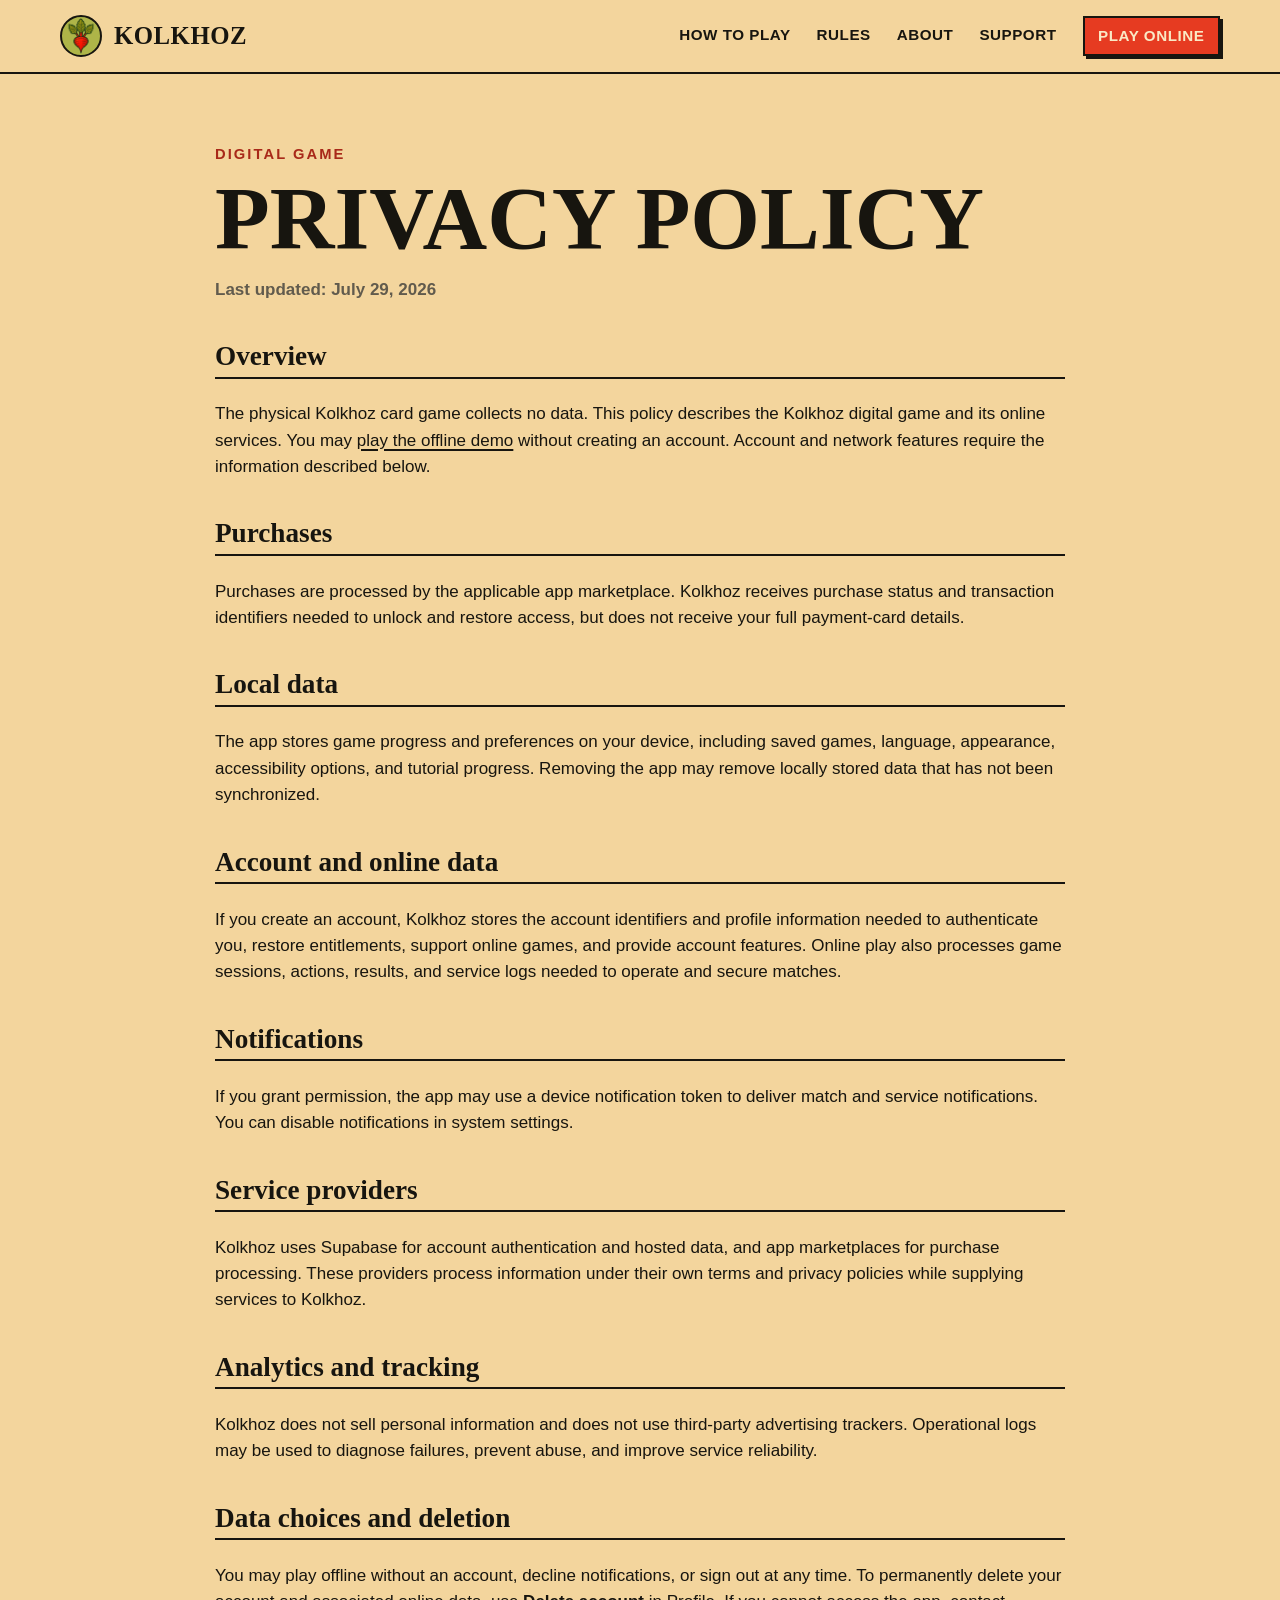
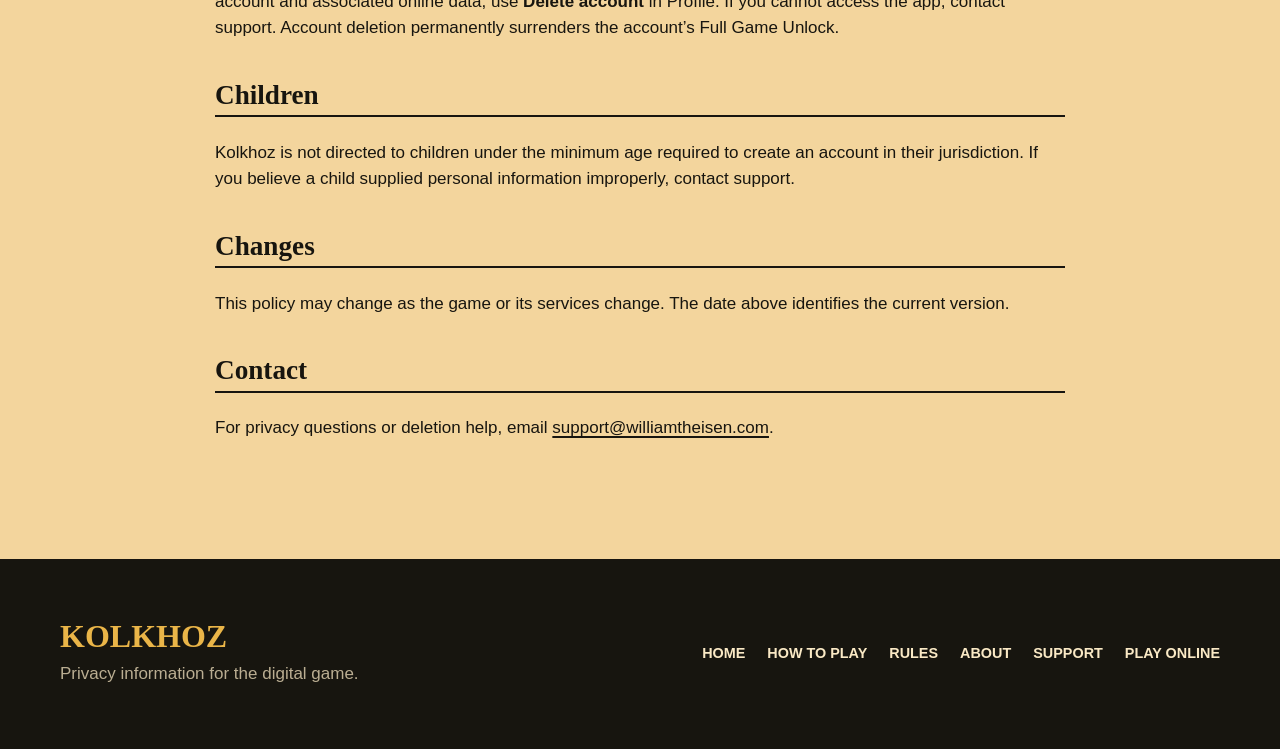
<file: privacy.html>
<!doctype html>
<html lang="en">
  <head>
    <meta charset="utf-8" />
    <meta name="viewport" content="width=device-width, initial-scale=1" />
    <meta name="description" content="Privacy policy for the Kolkhoz digital game." />
    <meta name="theme-color" content="#f3d59d" />
    <title>Privacy Policy — Kolkhoz</title>
    <link rel="icon" type="image/webp" href="/assets/current/beet.webp" />
    <link rel="stylesheet" href="/assets/site.css" />
  </head>
  <body>
    <a class="skip-link" href="#content">Skip to content</a>
    <header class="site-header">
      <div class="nav-shell">
        <a class="brand" href="/" aria-label="Kolkhoz home">
          <img class="brand-mark" src="/assets/current/beet.webp" alt="" />
          <span class="brand-name">Kolkhoz</span>
        </a>
        <button
          class="nav-toggle"
          type="button"
          aria-expanded="false"
          aria-controls="primary-nav"
          data-nav-toggle
        >
          Menu
        </button>
        <nav class="primary-nav" id="primary-nav" aria-label="Primary navigation" data-primary-nav>
          <a href="/how-to-play">How to Play</a>
          <a href="/rules">Rules</a>
          <a href="/about">About</a>
          <a href="/support">Support</a>
          <a class="nav-play" href="https://play.kolkhoz.online/">Play Online</a>
        </nav>
      </div>
    </header>

    <main id="content">
      <div class="shell legal">
        <p class="eyebrow">Digital game</p>
        <h1>Privacy Policy</h1>
        <p class="muted"><strong>Last updated: July 29, 2026</strong></p>

        <h2>Overview</h2>
        <p>
          The physical Kolkhoz card game collects no data. This policy describes the Kolkhoz
          digital game and its online services. You may
          <a href="https://play.kolkhoz.online/">play the offline demo</a> without creating an
          account. Account and network features require the information described below.
        </p>

        <h2>Purchases</h2>
        <p>
          Purchases are processed by the applicable app marketplace. Kolkhoz receives purchase
          status and transaction identifiers needed to unlock and restore access, but does not
          receive your full payment-card details.
        </p>

        <h2>Local data</h2>
        <p>
          The app stores game progress and preferences on your device, including saved games,
          language, appearance, accessibility options, and tutorial progress. Removing the app may
          remove locally stored data that has not been synchronized.
        </p>

        <h2>Account and online data</h2>
        <p>
          If you create an account, Kolkhoz stores the account identifiers and profile information
          needed to authenticate you, restore entitlements, support online games, and provide
          account features. Online play also processes game sessions, actions, results, and service
          logs needed to operate and secure matches.
        </p>

        <h2>Notifications</h2>
        <p>
          If you grant permission, the app may use a device notification token to deliver match
          and service notifications. You can disable notifications in system settings.
        </p>

        <h2>Service providers</h2>
        <p>
          Kolkhoz uses Supabase for account authentication and hosted data, and app marketplaces
          for purchase processing. These providers process information under their own terms and
          privacy policies while supplying services to Kolkhoz.
        </p>

        <h2>Analytics and tracking</h2>
        <p>
          Kolkhoz does not sell personal information and does not use third-party advertising
          trackers. Operational logs may be used to diagnose failures, prevent abuse, and improve
          service reliability.
        </p>

        <h2>Data choices and deletion</h2>
        <p>
          You may play offline without an account, decline notifications, or sign out at any time.
          To permanently delete your account and associated online data, use
          <strong>Delete account</strong> in Profile. If you cannot access the app, contact support.
          Account deletion permanently surrenders the account’s Full Game Unlock.
        </p>

        <h2>Children</h2>
        <p>
          Kolkhoz is not directed to children under the minimum age required to create an account
          in their jurisdiction. If you believe a child supplied personal information improperly,
          contact support.
        </p>

        <h2>Changes</h2>
        <p>
          This policy may change as the game or its services change. The date above identifies the
          current version.
        </p>

        <h2>Contact</h2>
        <p>
          For privacy questions or deletion help, email
          <a href="mailto:support@williamtheisen.com">support@williamtheisen.com</a>.
        </p>
      </div>
    </main>

    <footer class="site-footer">
      <div class="footer-shell">
        <div>
          <p class="footer-title">Kolkhoz</p>
          <p class="footer-note">Privacy information for the digital game.</p>
        </div>
        <nav class="footer-nav" aria-label="Footer navigation">
          <a href="/">Home</a>
          <a href="/how-to-play">How to Play</a>
          <a href="/rules">Rules</a>
          <a href="/about">About</a>
          <a href="/support">Support</a>
          <a href="https://play.kolkhoz.online/">Play Online</a>
        </nav>
      </div>
    </footer>
    <script src="/assets/site.js" defer></script>
  </body>
</html>
</file>
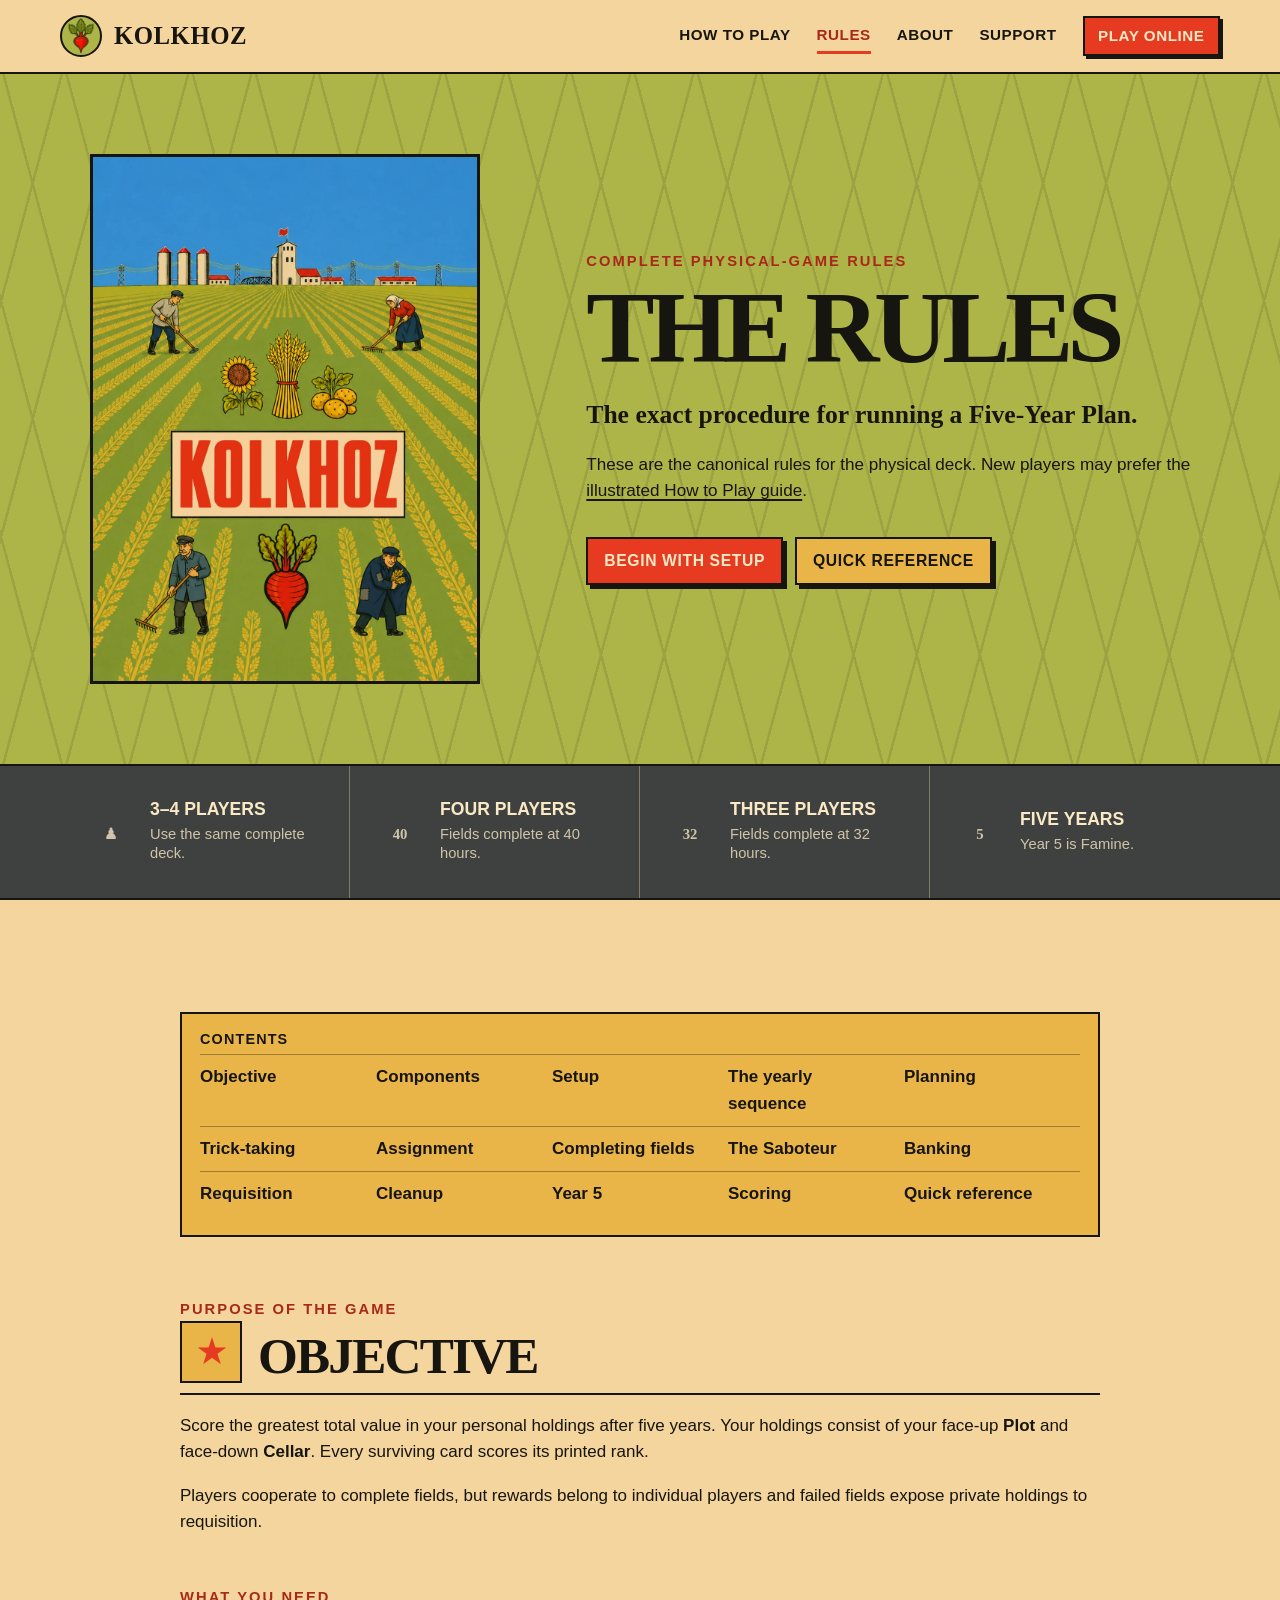
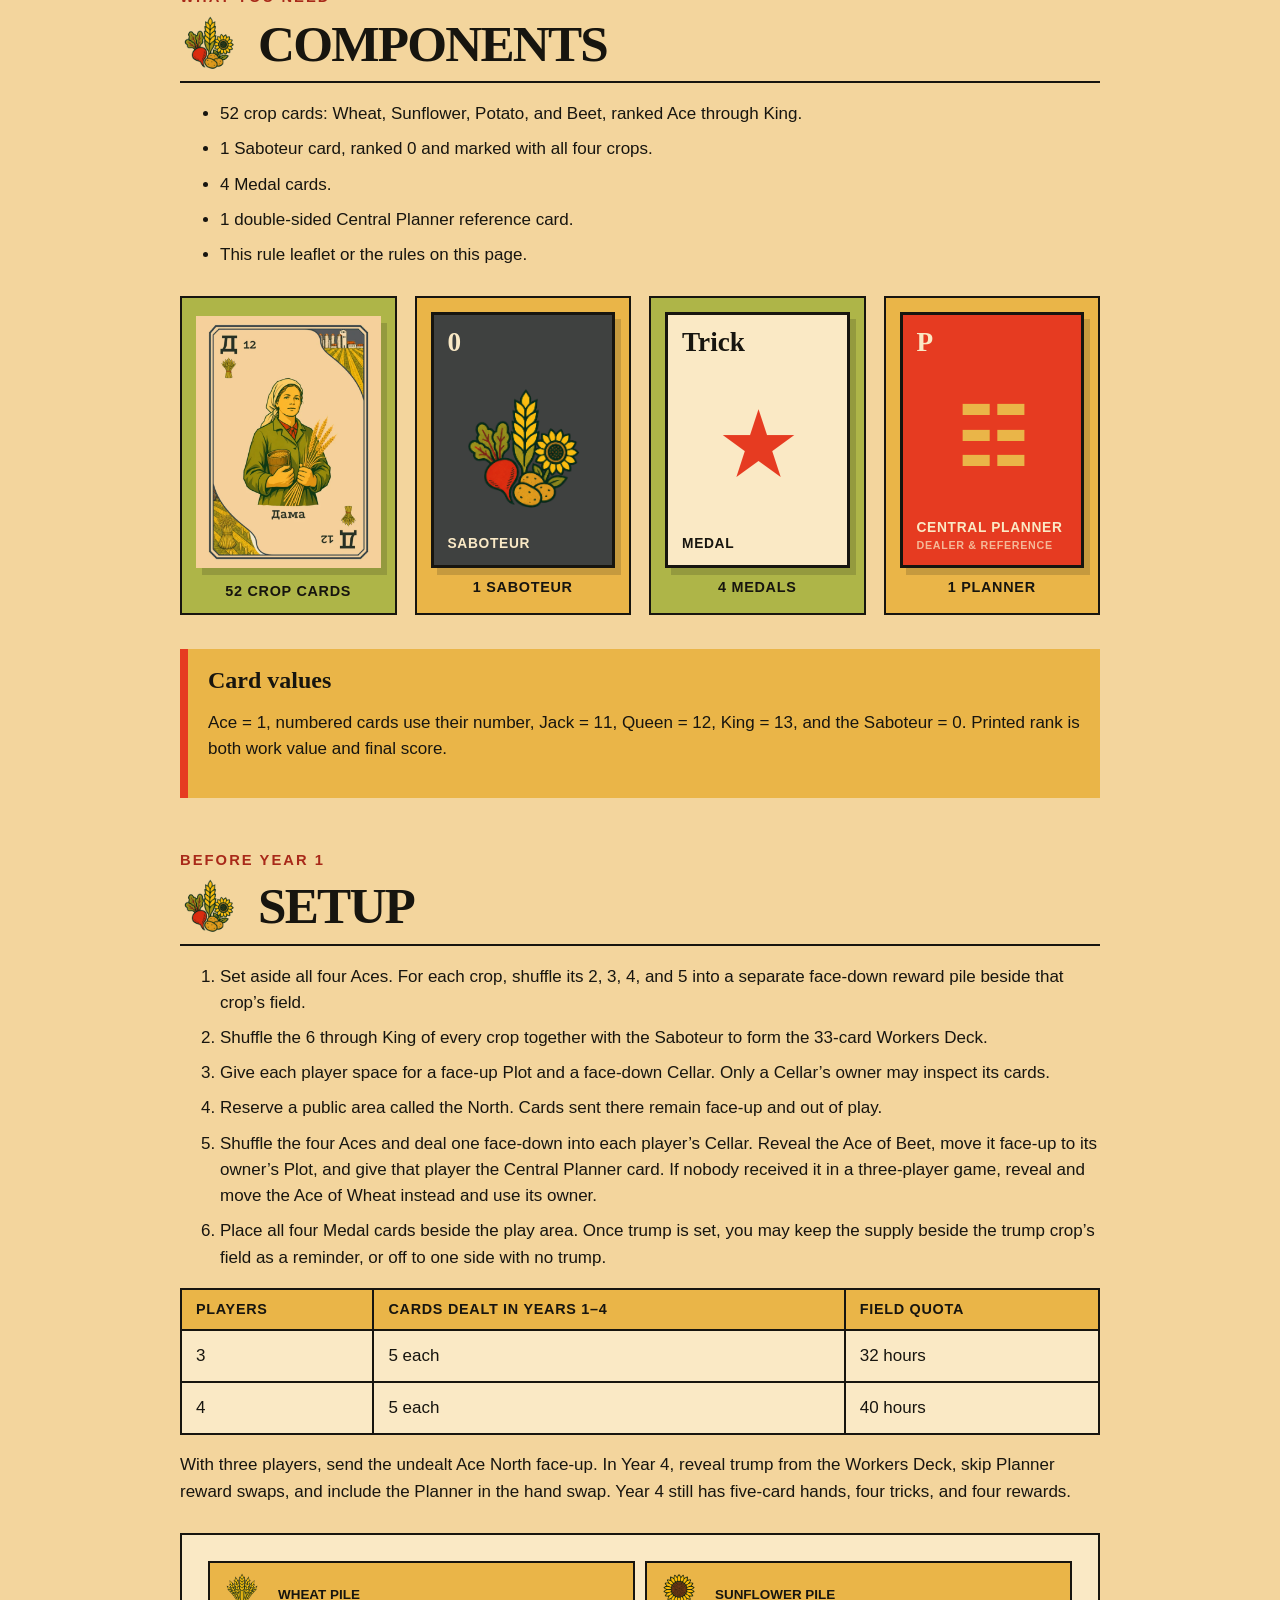
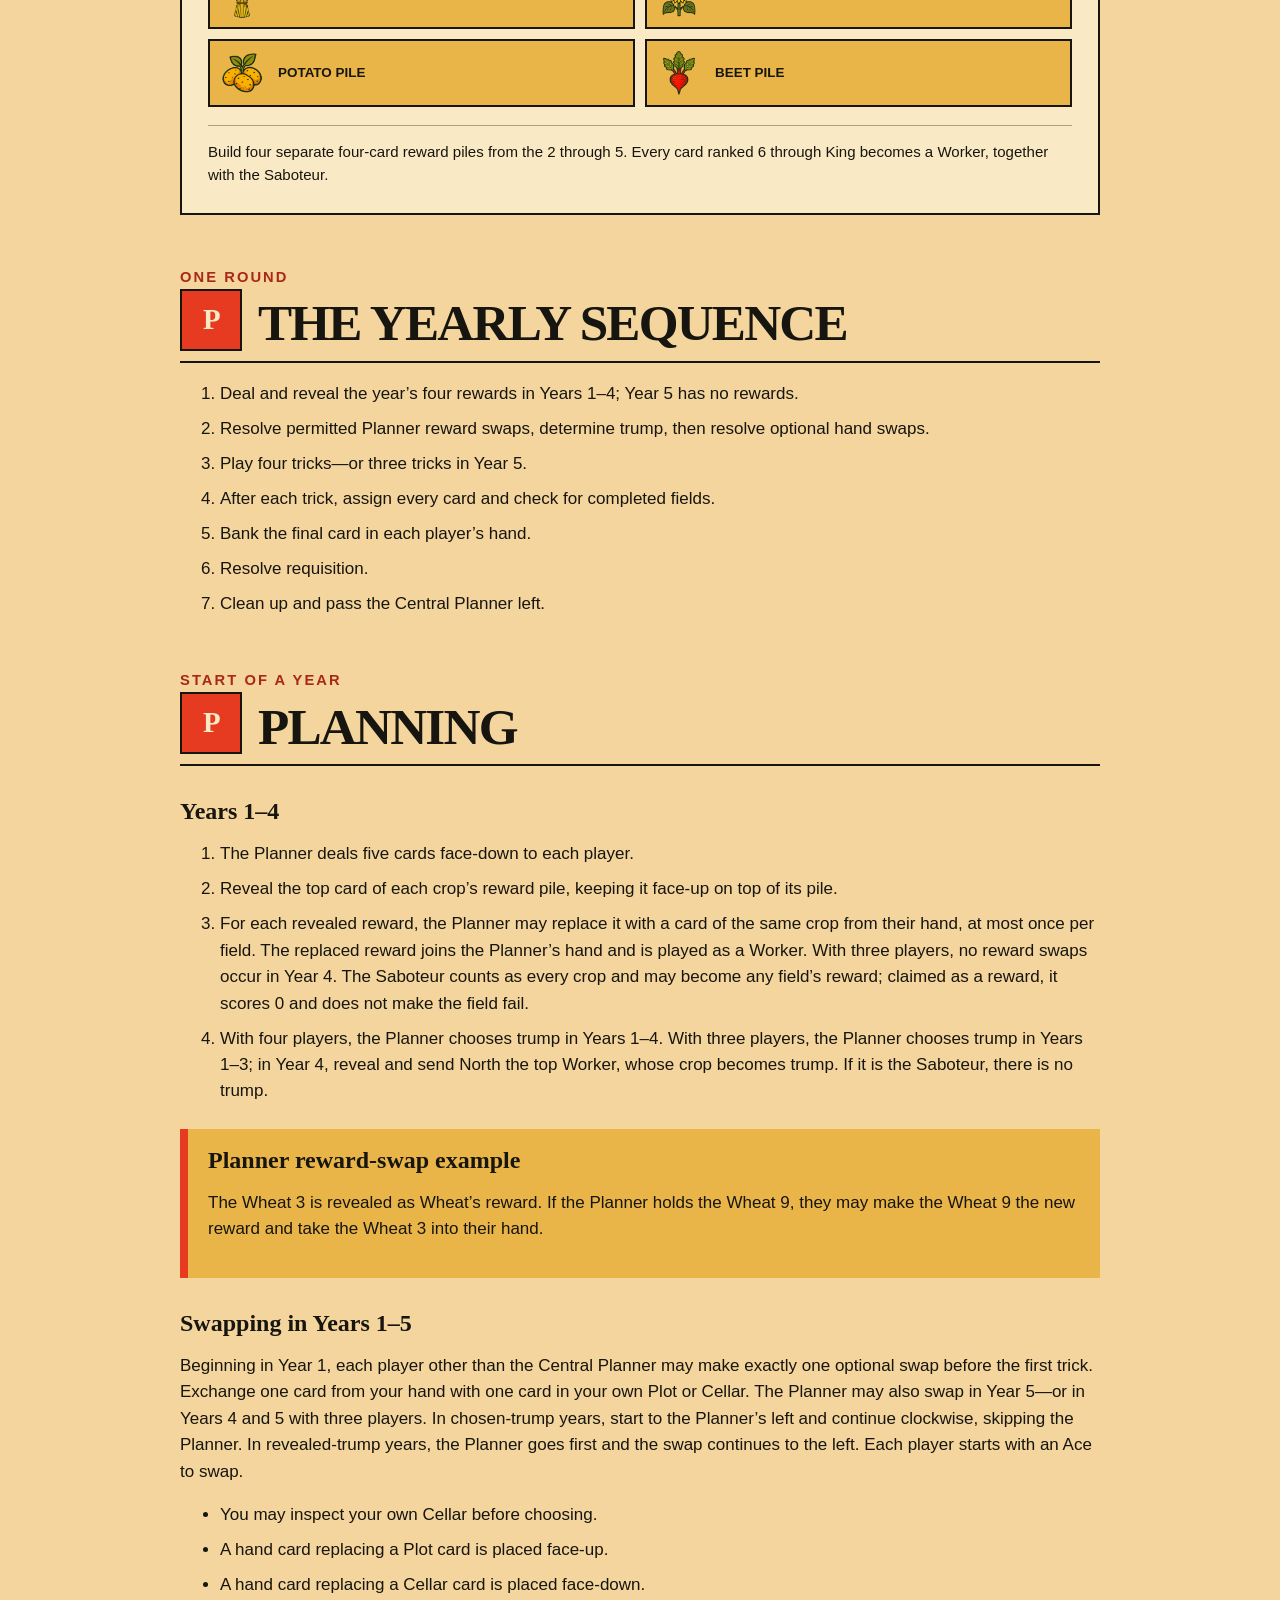
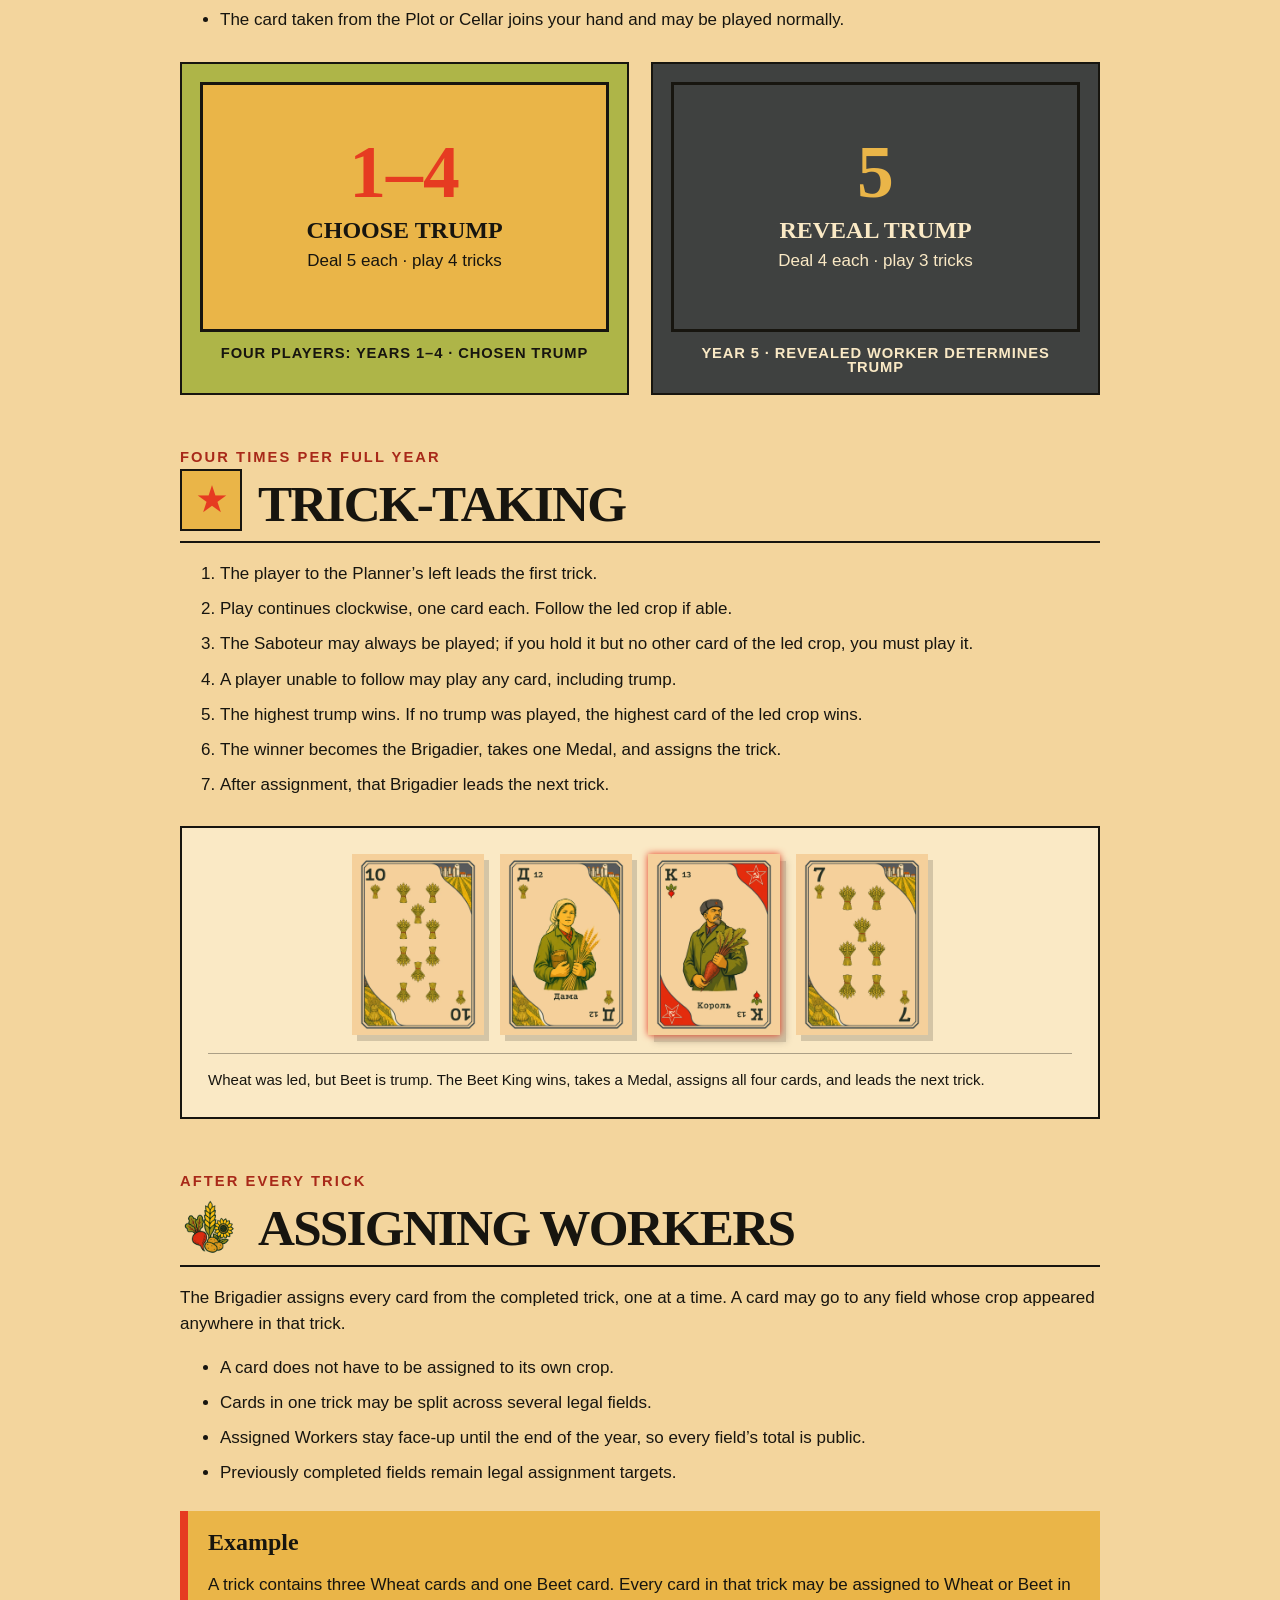
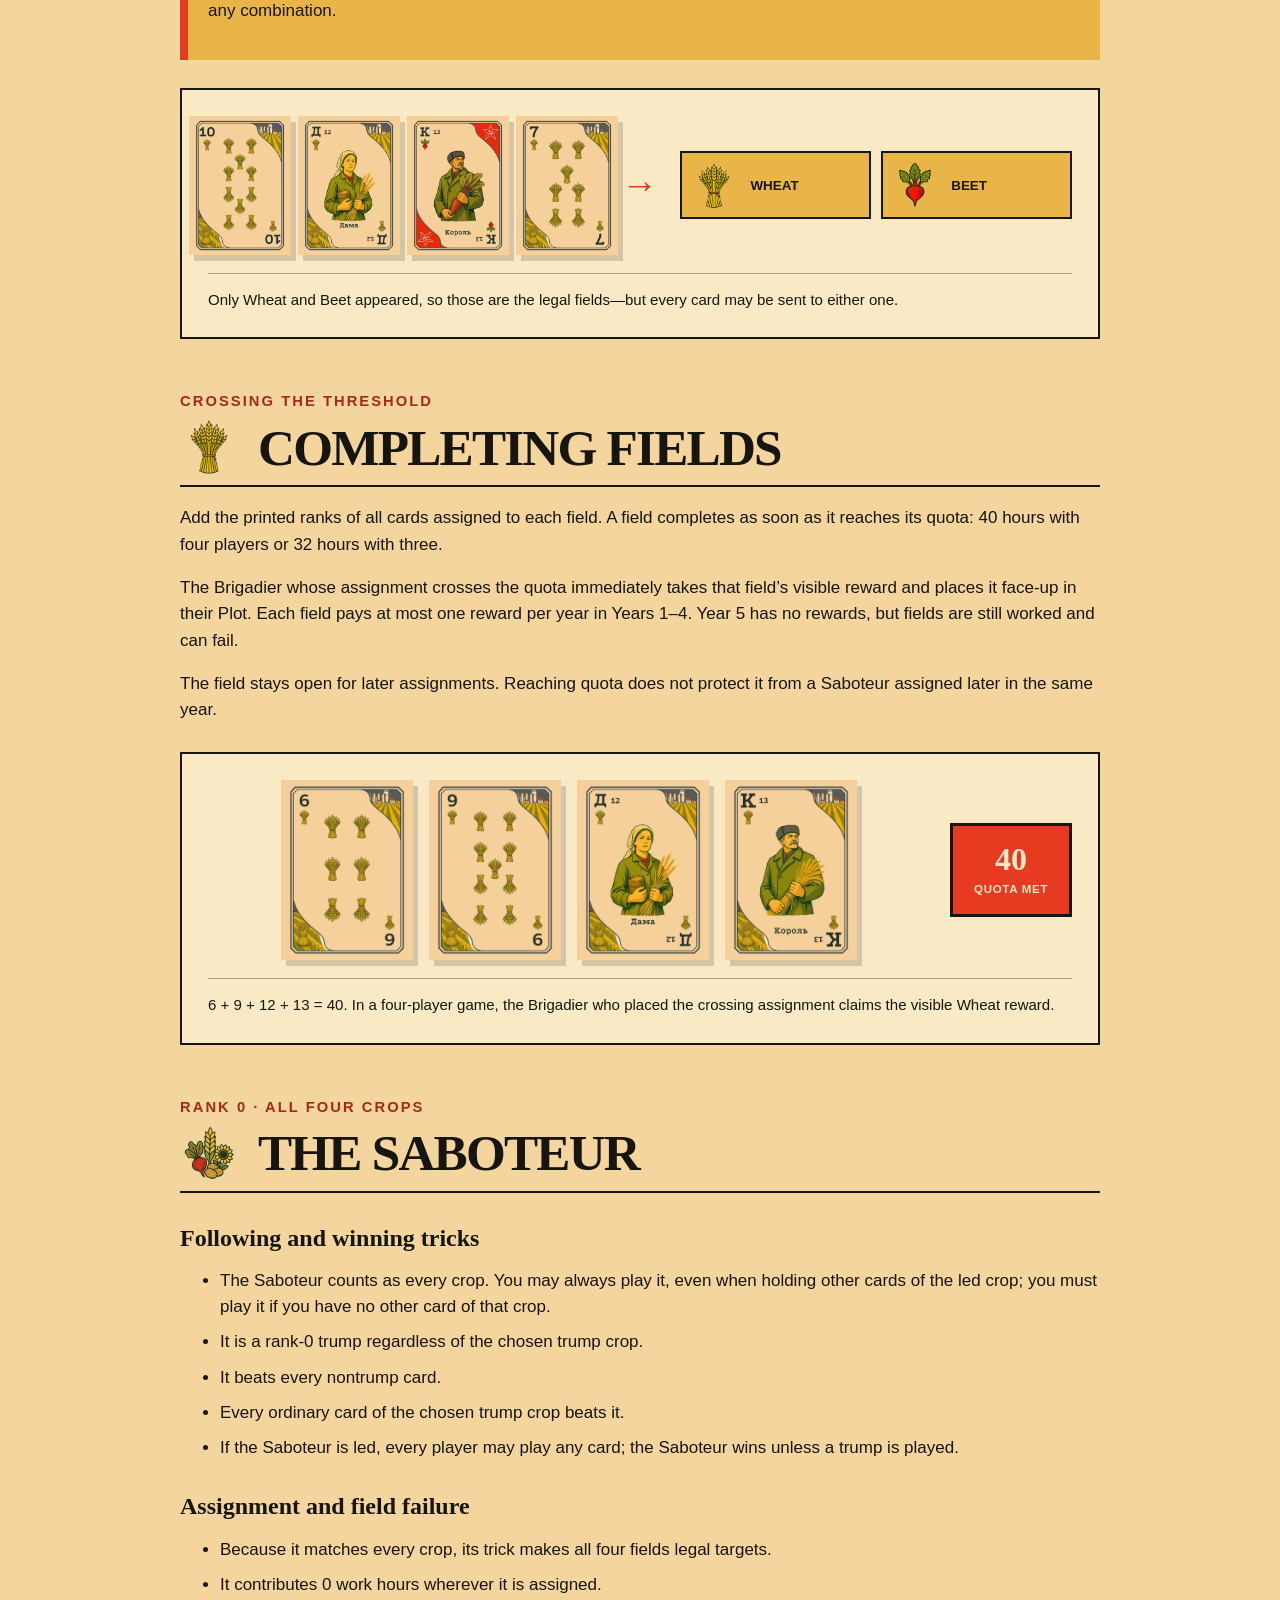
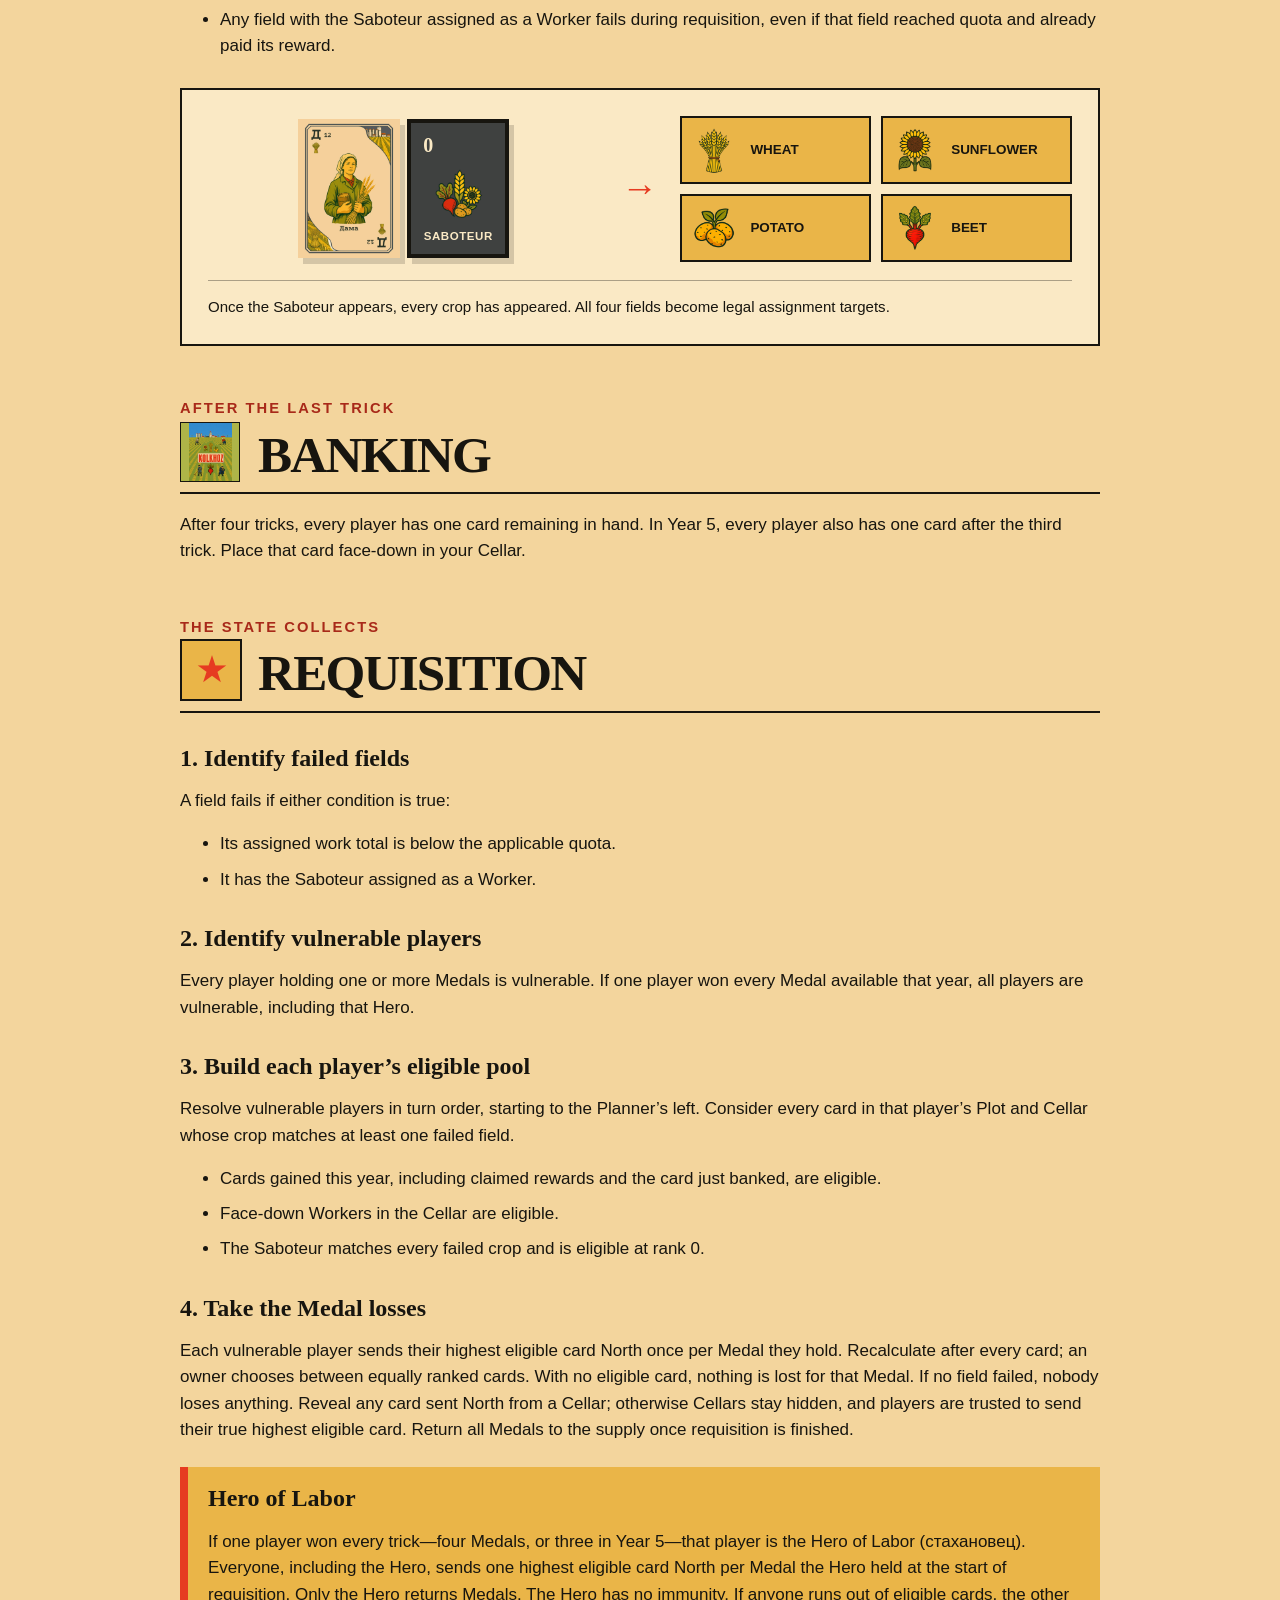
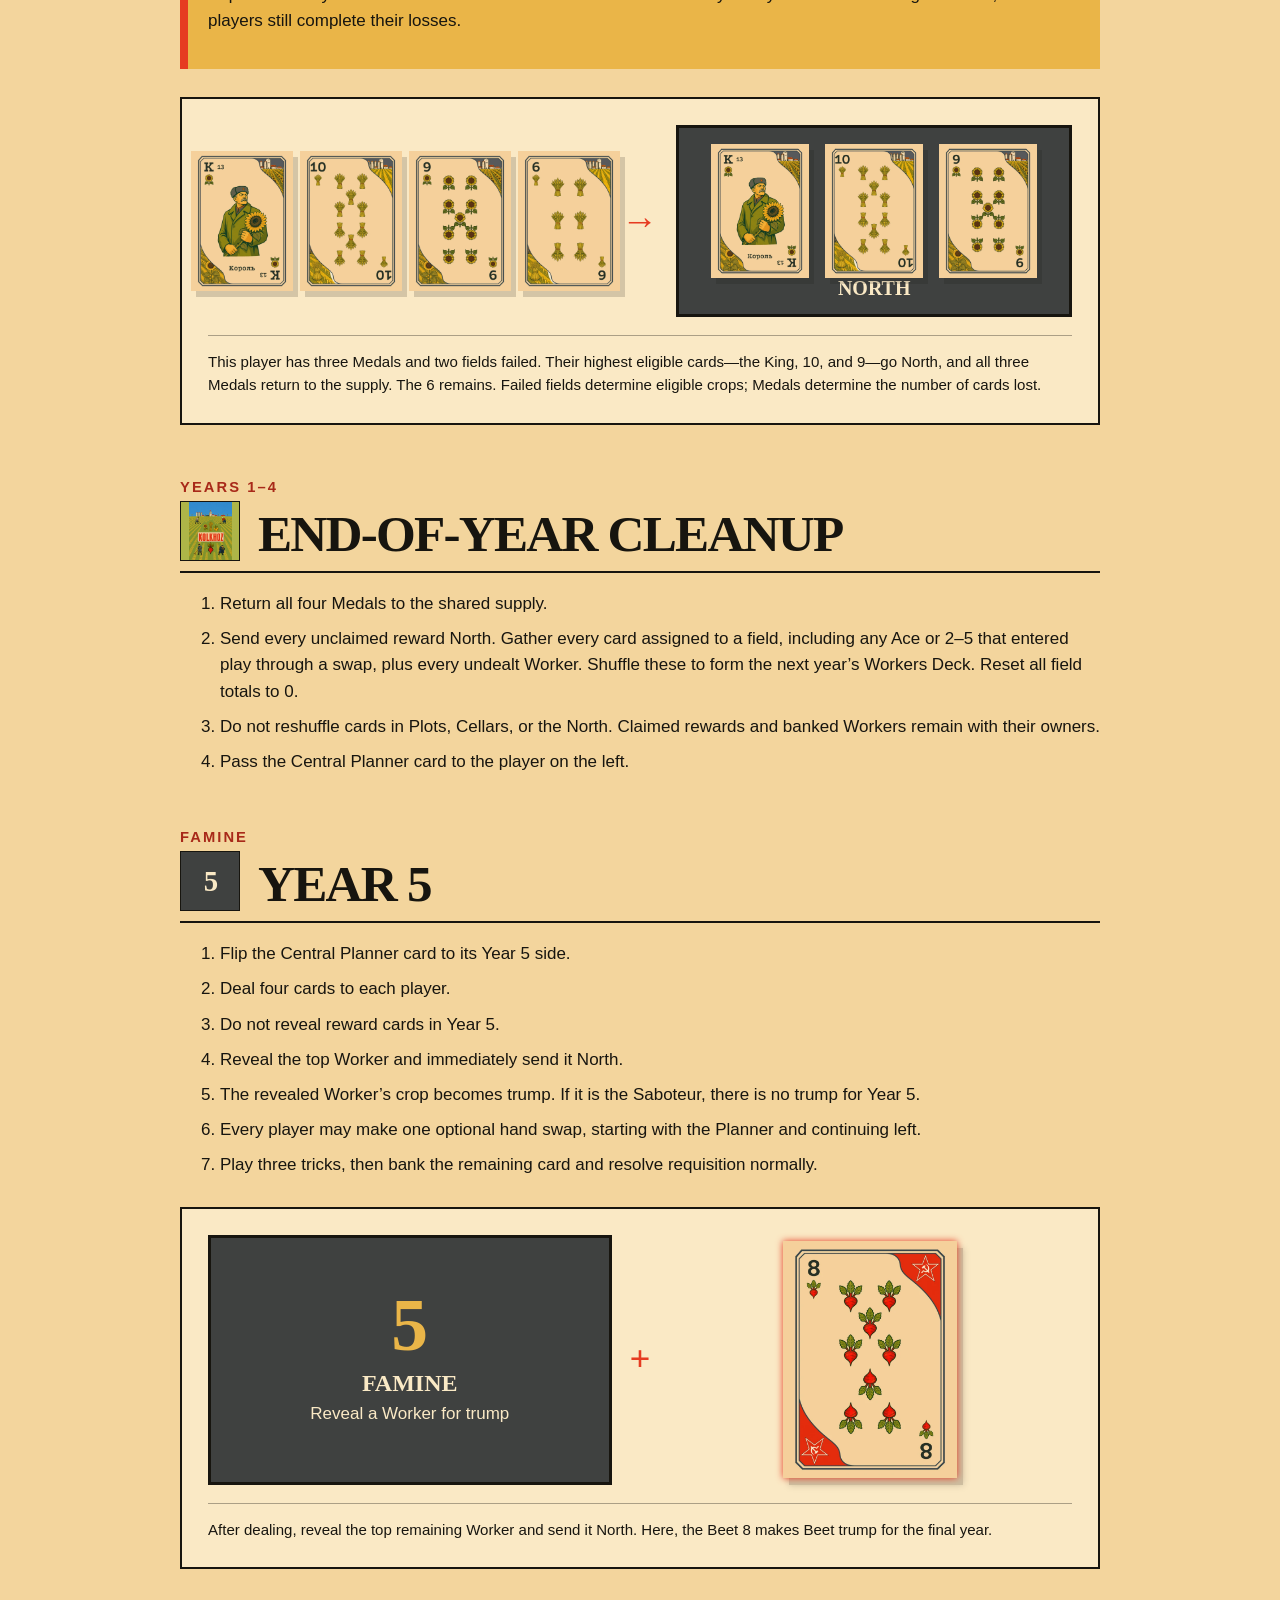
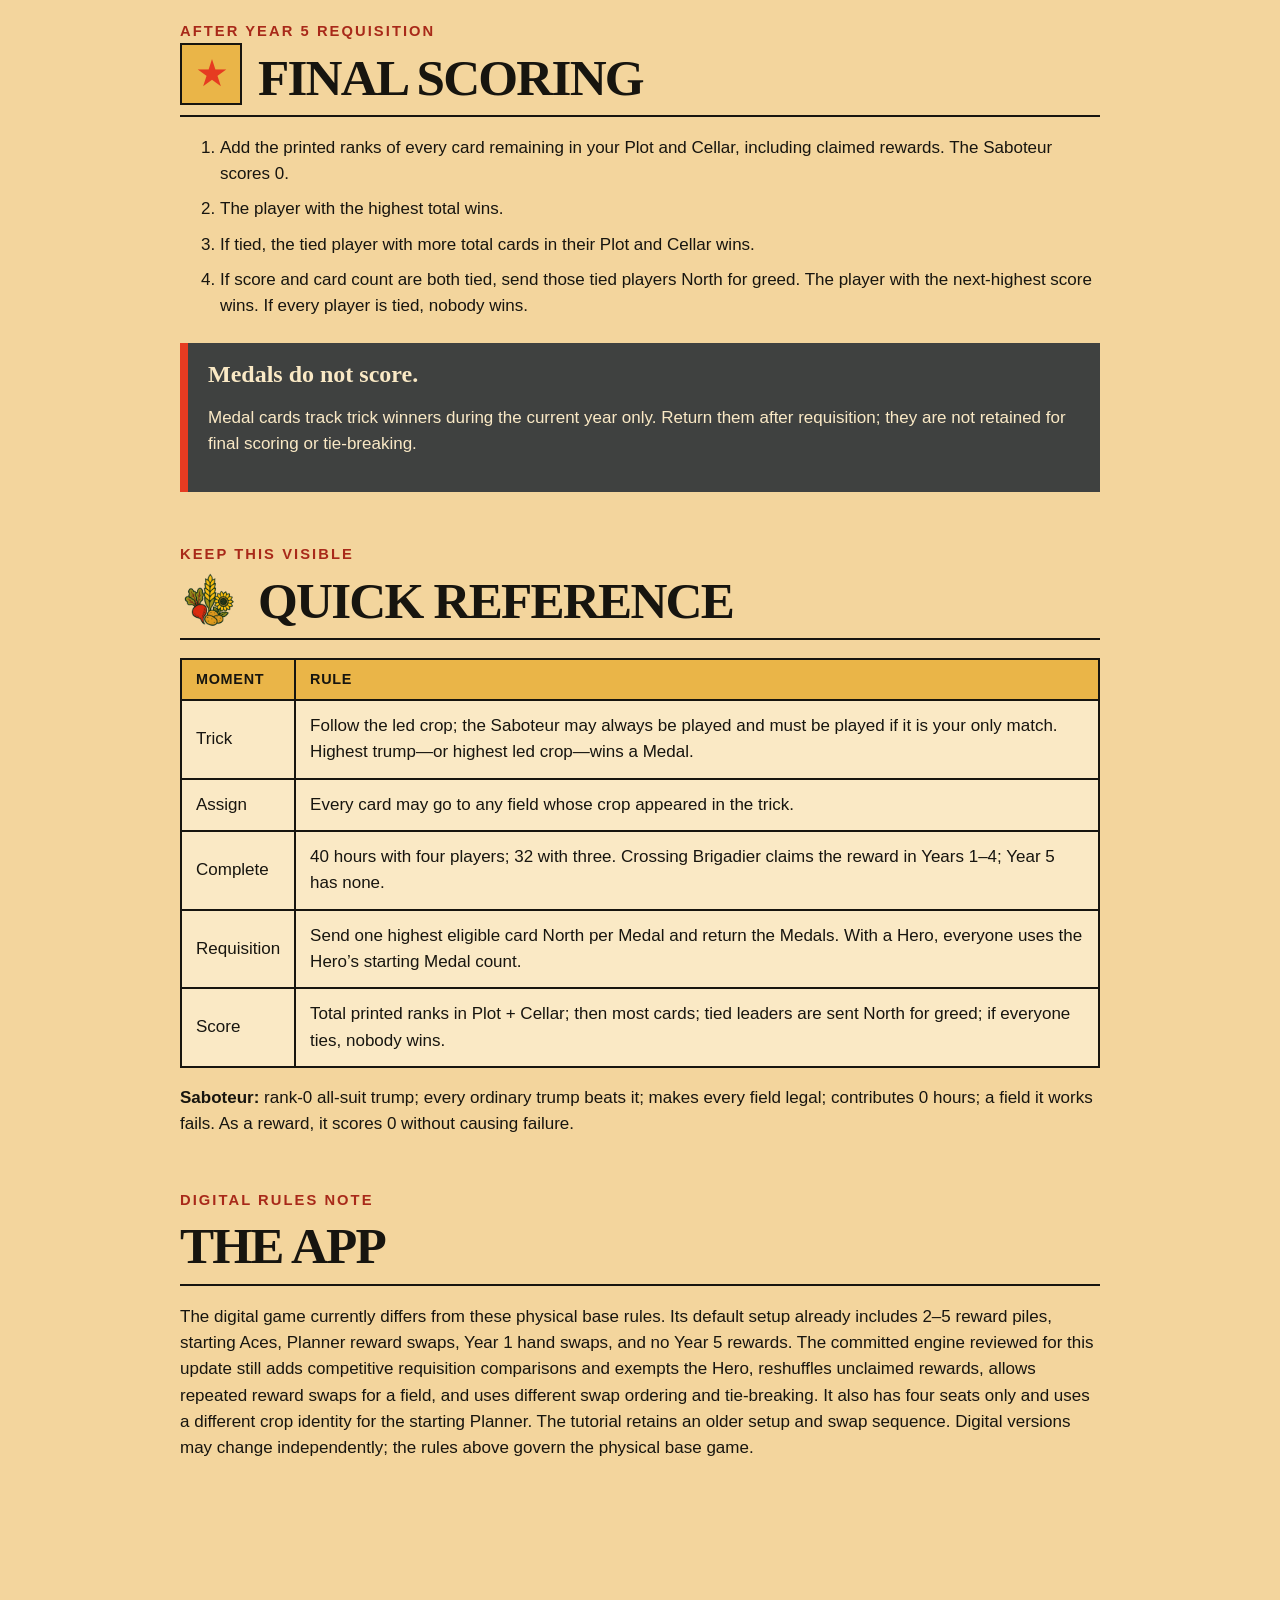
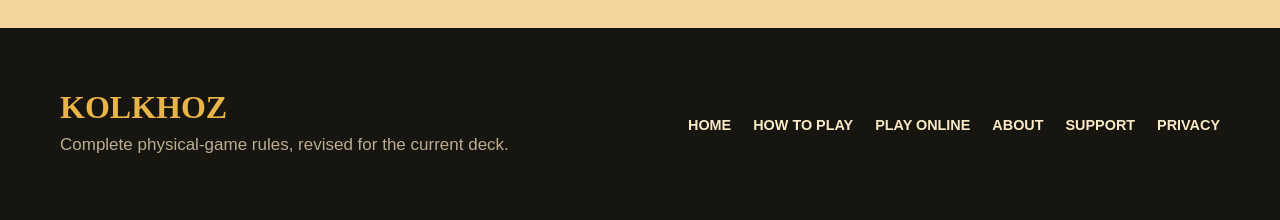
<file: rules.html>
<!doctype html>
<html lang="en">
  <head>
    <meta charset="utf-8" />
    <meta name="viewport" content="width=device-width, initial-scale=1" />
    <meta
      name="description"
      content="The complete official physical rules for Kolkhoz: setup, tricks, assignment, requisition, Year 5, and scoring."
    />
    <meta property="og:title" content="The Rules — Kolkhoz" />
    <meta property="og:image" content="https://kolkhoz.online/assets/current/cover.webp" />
    <meta name="theme-color" content="#f3d59d" />
    <title>Rules — Kolkhoz</title>
    <link rel="icon" type="image/webp" href="/assets/current/beet.webp" />
    <link rel="stylesheet" href="/assets/site.css" />
  </head>
  <body>
    <a class="skip-link" href="#content">Skip to content</a>
    <header class="site-header">
      <div class="nav-shell">
        <a class="brand" href="/" aria-label="Kolkhoz home">
          <img class="brand-mark" src="/assets/current/beet.webp" alt="" />
          <span class="brand-name">Kolkhoz</span>
        </a>
        <button
          class="nav-toggle"
          type="button"
          aria-expanded="false"
          aria-controls="primary-nav"
          data-nav-toggle
        >
          Menu
        </button>
        <nav class="primary-nav" id="primary-nav" aria-label="Primary navigation" data-primary-nav>
          <a href="/how-to-play">How to Play</a>
          <a href="/rules" aria-current="page">Rules</a>
          <a href="/about">About</a>
          <a href="/support">Support</a>
          <a class="nav-play" href="https://play.kolkhoz.online/">Play Online</a>
        </nav>
      </div>
    </header>

    <main id="content">
      <section class="hero">
        <div class="shell hero-grid">
          <div class="card-art">
            <img src="/assets/current/card-back.webp" alt="Kolkhoz card back" />
          </div>
          <div class="hero-copy">
            <p class="eyebrow">Complete physical-game rules</p>
            <h1 class="display">The Rules</h1>
            <p class="dek">The exact procedure for running a Five-Year Plan.</p>
            <p class="lede">
              These are the canonical rules for the physical deck. New players may prefer the
              <a href="/how-to-play">illustrated How to Play guide</a>.
            </p>
            <div class="actions">
              <a class="button" href="#setup">Begin with setup</a>
              <a class="button secondary" href="#quick-reference">Quick reference</a>
            </div>
          </div>
        </div>
      </section>

      <section class="facts" aria-label="Rules scope">
        <div class="shell fact-grid">
          <div class="fact">
            <span class="fact-icon" aria-hidden="true">♟</span>
            <div><strong>3–4 players</strong><span>Use the same complete deck.</span></div>
          </div>
          <div class="fact">
            <span class="fact-icon" aria-hidden="true">40</span>
            <div><strong>Four players</strong><span>Fields complete at 40 hours.</span></div>
          </div>
          <div class="fact">
            <span class="fact-icon" aria-hidden="true">32</span>
            <div><strong>Three players</strong><span>Fields complete at 32 hours.</span></div>
          </div>
          <div class="fact">
            <span class="fact-icon" aria-hidden="true">5</span>
            <div><strong>Five years</strong><span>Year 5 is Famine.</span></div>
          </div>
        </div>
      </section>

      <section class="section paper">
        <div class="shell rule-layout">
          <aside class="toc" aria-label="Rules contents">
            <strong>Contents</strong>
            <a href="#objective">Objective</a>
            <a href="#components">Components</a>
            <a href="#setup">Setup</a>
            <a href="#year">The yearly sequence</a>
            <a href="#planning">Planning</a>
            <a href="#tricks">Trick-taking</a>
            <a href="#assignment">Assignment</a>
            <a href="#completion">Completing fields</a>
            <a href="#saboteur">The Saboteur</a>
            <a href="#bank">Banking</a>
            <a href="#requisition">Requisition</a>
            <a href="#cleanup">Cleanup</a>
            <a href="#year-five">Year 5</a>
            <a href="#scoring">Scoring</a>
            <a href="#quick-reference">Quick reference</a>
          </aside>

          <div class="prose">
            <section id="objective">
              <p class="eyebrow">Purpose of the game</p>
              <h2 class="with-icon icon-medal">Objective</h2>
              <p>
                Score the greatest total value in your personal holdings after five years. Your
                holdings consist of your face-up <strong>Plot</strong> and face-down
                <strong>Cellar</strong>. Every surviving card scores its printed rank.
              </p>
              <p>
                Players cooperate to complete fields, but rewards belong to individual players and
                failed fields expose private holdings to requisition.
              </p>
            </section>

            <section id="components">
              <p class="eyebrow">What you need</p>
              <h2 class="with-icon icon-crops">Components</h2>
              <ul>
                <li>52 crop cards: Wheat, Sunflower, Potato, and Beet, ranked Ace through King.</li>
                <li>1 Saboteur card, ranked 0 and marked with all four crops.</li>
                <li>4 Medal cards.</li>
                <li>1 double-sided Central Planner reference card.</li>
                <li>This rule leaflet or the rules on this page.</li>
              </ul>
              <div class="component-spread" aria-label="Kolkhoz components">
                <div class="component-card">
                  <img src="/assets/current/cards/wheat-queen.webp" alt="Wheat Queen crop card" />
                  <strong>52 crop cards</strong>
                </div>
                <div class="component-card">
                  <div class="prototype-card dark" role="img" aria-label="Neutral Saboteur rules diagram">
                    <span class="prototype-rank">0</span>
                    <img src="/assets/current/all-suits.webp" alt="" />
                    <strong>Saboteur</strong>
                  </div>
                  <strong>1 Saboteur</strong>
                </div>
                <div class="component-card">
                  <div class="prototype-card" role="img" aria-label="Neutral Medal rules diagram">
                    <span class="prototype-rank">Trick</span>
                    <span class="prototype-symbol" aria-hidden="true">★</span>
                    <strong>Medal</strong>
                  </div>
                  <strong>4 Medals</strong>
                </div>
                <div class="component-card">
                  <div class="prototype-card red" role="img" aria-label="Neutral Central Planner rules diagram">
                    <span class="prototype-rank">P</span>
                    <span class="prototype-symbol" aria-hidden="true">☷</span>
                    <strong>Central Planner<small>Dealer &amp; reference</small></strong>
                  </div>
                  <strong>1 Planner</strong>
                </div>
              </div>
              <div class="callout">
                <h3>Card values</h3>
                <p>
                  Ace = 1, numbered cards use their number, Jack = 11, Queen = 12, King = 13, and
                  the Saboteur = 0. Printed rank is both work value and final score.
                </p>
              </div>
            </section>

            <section id="setup">
              <p class="eyebrow">Before Year 1</p>
              <h2 class="with-icon icon-crops">Setup</h2>
              <ol>
                <li>
                  Set aside all four Aces. For each crop, shuffle its 2, 3, 4, and 5 into a
                  separate face-down reward pile beside that crop’s field.
                </li>
                <li>
                  Shuffle the 6 through King of every crop together with the Saboteur to form
                  the 33-card Workers Deck.
                </li>
                <li>
                  Give each player space for a face-up Plot and a face-down Cellar. Only a Cellar’s
                  owner may inspect its cards.
                </li>
                <li>Reserve a public area called the North. Cards sent there remain face-up and out of play.</li>
                <li>
                  Shuffle the four Aces and deal one face-down into each player’s Cellar. Reveal
                  the Ace of Beet, move it face-up to its owner’s Plot, and give that player the
                  Central Planner card. If nobody received it in a three-player game, reveal and
                  move the Ace of Wheat instead and use its owner.
                </li>
                <li>Place all four Medal cards beside the play area. Once trump is set, you may keep
                  the supply beside the trump crop’s field as a reminder, or off to one side with no trump.</li>
              </ol>
              <table class="score-table">
                <thead>
                  <tr><th>Players</th><th>Cards dealt in Years 1–4</th><th>Field quota</th></tr>
                </thead>
                <tbody>
                  <tr><td>3</td><td>5 each</td><td>32 hours</td></tr>
                  <tr><td>4</td><td>5 each</td><td>40 hours</td></tr>
                </tbody>
              </table>
              <p>
                With three players, send the undealt Ace North face-up. In Year 4, reveal trump
                from the Workers Deck, skip Planner reward swaps, and include the Planner in the
                hand swap. Year 4 still has five-card hands, four tricks, and four rewards.
              </p>
              <figure class="rule-figure">
                <div class="field-targets" aria-label="One reward pile for each crop">
                  <div class="field-target"><img src="/assets/current/wheat.webp" alt="" />Wheat pile</div>
                  <div class="field-target"><img src="/assets/current/sunflower.webp" alt="" />Sunflower pile</div>
                  <div class="field-target"><img src="/assets/current/potato.webp" alt="" />Potato pile</div>
                  <div class="field-target"><img src="/assets/current/beet.webp" alt="" />Beet pile</div>
                </div>
                <figcaption>
                  Build four separate four-card reward piles from the 2 through 5. Every card
                  ranked 6 through King becomes a Worker, together with the Saboteur.
                </figcaption>
              </figure>
            </section>

            <section id="year">
              <p class="eyebrow">One round</p>
              <h2 class="with-icon icon-planner">The yearly sequence</h2>
              <ol>
                <li>Deal and reveal the year’s four rewards in Years 1–4; Year 5 has no rewards.</li>
                <li>Resolve permitted Planner reward swaps, determine trump, then resolve optional hand swaps.</li>
                <li>Play four tricks—or three tricks in Year 5.</li>
                <li>After each trick, assign every card and check for completed fields.</li>
                <li>Bank the final card in each player’s hand.</li>
                <li>Resolve requisition.</li>
                <li>Clean up and pass the Central Planner left.</li>
              </ol>
            </section>

            <section id="planning">
              <p class="eyebrow">Start of a year</p>
              <h2 class="with-icon icon-planner">Planning</h2>
              <h3>Years 1–4</h3>
              <ol>
                <li>The Planner deals five cards face-down to each player.</li>
                <li>Reveal the top card of each crop’s reward pile, keeping it face-up on top of its pile.</li>
                <li>
                  For each revealed reward, the Planner may replace it with a card of the same crop
                  from their hand, at most once per field. The replaced reward joins the Planner’s hand
                  and is played as a Worker. With three players, no reward swaps occur in Year 4.
                  The Saboteur counts as every crop and may become any field’s reward; claimed as
                  a reward, it scores 0 and does not make the field fail.
                </li>
                <li>
                  With four players, the Planner chooses trump in Years 1–4. With three players,
                  the Planner chooses trump in Years 1–3; in Year 4, reveal and send North the top
                  Worker, whose crop becomes trump. If it is the Saboteur, there is no trump.
                </li>
              </ol>
              <div class="callout">
                <h3>Planner reward-swap example</h3>
                <p>
                  The Wheat 3 is revealed as Wheat’s reward. If the Planner holds the Wheat 9,
                  they may make the Wheat 9 the new reward and take the Wheat 3 into their hand.
                </p>
              </div>
              <h3>Swapping in Years 1–5</h3>
              <p>
                Beginning in Year 1, each player other than the Central Planner may make exactly
                one optional swap before the first trick. Exchange one card from your hand with
                one card in your own Plot or Cellar. The Planner may also swap in Year 5—or in
                Years 4 and 5 with three players. In chosen-trump years, start to the Planner’s
                left and continue clockwise, skipping the Planner. In revealed-trump years, the
                Planner goes first and the swap continues to the left. Each player starts with an Ace to swap.
              </p>
              <ul>
                <li>You may inspect your own Cellar before choosing.</li>
                <li>A hand card replacing a Plot card is placed face-up.</li>
                <li>A hand card replacing a Cellar card is placed face-down.</li>
                <li>The card taken from the Plot or Cellar joins your hand and may be played normally.</li>
              </ul>
              <div class="planner-pair">
                <div class="planner-side">
                  <div class="reference-panel">
                    <span class="reference-number">1–4</span>
                    <h3>Choose trump</h3>
                    <p>Deal 5 each · play 4 tricks</p>
                  </div>
                  <strong>Four players: Years 1–4 · chosen trump</strong>
                </div>
                <div class="planner-side">
                  <div class="reference-panel dark">
                    <span class="reference-number">5</span>
                    <h3>Reveal trump</h3>
                    <p>Deal 4 each · play 3 tricks</p>
                  </div>
                  <strong>Year 5 · revealed Worker determines trump</strong>
                </div>
              </div>
            </section>

            <section id="tricks">
              <p class="eyebrow">Four times per full year</p>
              <h2 class="with-icon icon-medal">Trick-taking</h2>
              <ol>
                <li>The player to the Planner’s left leads the first trick.</li>
                <li>Play continues clockwise, one card each. Follow the led crop if able.</li>
                <li>The Saboteur may always be played; if you hold it but no other card of the led crop, you must play it.</li>
                <li>A player unable to follow may play any card, including trump.</li>
                <li>The highest trump wins. If no trump was played, the highest card of the led crop wins.</li>
                <li>The winner becomes the Brigadier, takes one Medal, and assigns the trick.</li>
                <li>After assignment, that Brigadier leads the next trick.</li>
              </ol>
              <figure class="rule-figure">
                <div class="rule-cards" aria-label="Beet King wins a Wheat-led trick because Beet is trump">
                  <img class="rule-card" src="/assets/current/cards/wheat-10.webp" alt="Wheat 10" />
                  <img class="rule-card" src="/assets/current/cards/wheat-queen.webp" alt="Wheat Queen, value 12" />
                  <img class="rule-card featured" src="/assets/current/cards/beet-king-trump.webp" alt="Beet King, value 13 and trump" />
                  <img class="rule-card" src="/assets/current/cards/wheat-7.webp" alt="Wheat 7" />
                </div>
                <figcaption>
                  Wheat was led, but Beet is trump. The Beet King wins, takes a Medal, assigns all
                  four cards, and leads the next trick.
                </figcaption>
              </figure>
            </section>

            <section id="assignment">
              <p class="eyebrow">After every trick</p>
              <h2 class="with-icon icon-crops">Assigning Workers</h2>
              <p>
                The Brigadier assigns every card from the completed trick, one at a time. A card
                may go to any field whose crop appeared anywhere in that trick.
              </p>
              <ul>
                <li>A card does not have to be assigned to its own crop.</li>
                <li>Cards in one trick may be split across several legal fields.</li>
                <li>Assigned Workers stay face-up until the end of the year, so every field’s total is public.</li>
                <li>Previously completed fields remain legal assignment targets.</li>
              </ul>
              <div class="callout">
                <h3>Example</h3>
                <p>
                  A trick contains three Wheat cards and one Beet card. Every card in that trick
                  may be assigned to Wheat or Beet in any combination.
                </p>
              </div>
              <figure class="rule-figure">
                <div class="trick-board">
                  <div class="rule-cards compact" aria-hidden="true">
                    <img class="rule-card" src="/assets/current/cards/wheat-10.webp" alt="" />
                    <img class="rule-card" src="/assets/current/cards/wheat-queen.webp" alt="" />
                    <img class="rule-card" src="/assets/current/cards/beet-king-trump.webp" alt="" />
                    <img class="rule-card" src="/assets/current/cards/wheat-7.webp" alt="" />
                  </div>
                  <span class="flow-arrow" aria-hidden="true">→</span>
                  <div class="field-targets">
                    <div class="field-target"><img src="/assets/current/wheat.webp" alt="" />Wheat</div>
                    <div class="field-target"><img src="/assets/current/beet.webp" alt="" />Beet</div>
                  </div>
                </div>
                <figcaption>
                  Only Wheat and Beet appeared, so those are the legal fields—but every card may
                  be sent to either one.
                </figcaption>
              </figure>
            </section>

            <section id="completion">
              <p class="eyebrow">Crossing the threshold</p>
              <h2 class="with-icon icon-wheat">Completing fields</h2>
              <p>
                Add the printed ranks of all cards assigned to each field. A field completes as
                soon as it reaches its quota: 40 hours with four players or 32 hours with three.
              </p>
              <p>
                The Brigadier whose assignment crosses the quota immediately takes that field’s
                visible reward and places it face-up in their Plot. Each field pays at most one
                reward per year in Years 1–4. Year 5 has no rewards, but fields are still worked and can fail.
              </p>
              <p>
                The field stays open for later assignments. Reaching quota does not protect it
                from a Saboteur assigned later in the same year.
              </p>
              <figure class="rule-figure">
                <div class="quota-board">
                  <div class="rule-cards" aria-label="Six, nine, Queen, and King total forty hours">
                    <img class="rule-card" src="/assets/current/cards/wheat-6.webp" alt="Wheat 6" />
                    <img class="rule-card" src="/assets/current/cards/wheat-9.webp" alt="Wheat 9" />
                    <img class="rule-card" src="/assets/current/cards/wheat-queen.webp" alt="Wheat Queen, value 12" />
                    <img class="rule-card" src="/assets/current/cards/wheat-king.webp" alt="Wheat King, value 13" />
                  </div>
                  <div class="quota-total">40<small>Quota met</small></div>
                </div>
                <figcaption>
                  6 + 9 + 12 + 13 = 40. In a four-player game, the Brigadier who placed the
                  crossing assignment claims the visible Wheat reward.
                </figcaption>
              </figure>
            </section>

            <section id="saboteur">
              <p class="eyebrow">Rank 0 · all four crops</p>
              <h2 class="with-icon icon-saboteur">The Saboteur</h2>
              <h3>Following and winning tricks</h3>
              <ul>
                <li>The Saboteur counts as every crop. You may always play it, even when holding other cards of the led crop; you must play it if you have no other card of that crop.</li>
                <li>It is a rank-0 trump regardless of the chosen trump crop.</li>
                <li>It beats every nontrump card.</li>
                <li>Every ordinary card of the chosen trump crop beats it.</li>
                <li>If the Saboteur is led, every player may play any card; the Saboteur wins unless a trump is played.</li>
              </ul>
              <h3>Assignment and field failure</h3>
              <ul>
                <li>Because it matches every crop, its trick makes all four fields legal targets.</li>
                <li>It contributes 0 work hours wherever it is assigned.</li>
                <li>
                  Any field with the Saboteur assigned as a Worker fails during requisition, even if that field reached
                  quota and already paid its reward.
                </li>
              </ul>
              <figure class="rule-figure">
                <div class="trick-board">
                  <div class="rule-cards compact" aria-hidden="true">
                    <img class="rule-card" src="/assets/current/cards/wheat-queen.webp" alt="" />
                    <div class="rule-card neutral-special">
                      <span>0</span>
                      <img src="/assets/current/all-suits.webp" alt="" />
                      <strong>Saboteur</strong>
                    </div>
                  </div>
                  <span class="flow-arrow" aria-hidden="true">→</span>
                  <div class="field-targets">
                    <div class="field-target"><img src="/assets/current/wheat.webp" alt="" />Wheat</div>
                    <div class="field-target"><img src="/assets/current/sunflower.webp" alt="" />Sunflower</div>
                    <div class="field-target"><img src="/assets/current/potato.webp" alt="" />Potato</div>
                    <div class="field-target"><img src="/assets/current/beet.webp" alt="" />Beet</div>
                  </div>
                </div>
                <figcaption>
                  Once the Saboteur appears, every crop has appeared. All four fields become legal
                  assignment targets.
                </figcaption>
              </figure>
            </section>

            <section id="bank">
              <p class="eyebrow">After the last trick</p>
              <h2 class="with-icon icon-card">Banking</h2>
              <p>
                After four tricks, every player has one card remaining in hand. In Year 5, every
                player also has one card after the third trick. Place that card face-down in your
                Cellar.
              </p>
            </section>

            <section id="requisition">
              <p class="eyebrow">The State collects</p>
              <h2 class="with-icon icon-medal">Requisition</h2>
              <h3>1. Identify failed fields</h3>
              <p>A field fails if either condition is true:</p>
              <ul>
                <li>Its assigned work total is below the applicable quota.</li>
                <li>It has the Saboteur assigned as a Worker.</li>
              </ul>

              <h3>2. Identify vulnerable players</h3>
              <p>
                Every player holding one or more Medals is vulnerable. If one player won every Medal
                available that year, all players are vulnerable, including that Hero.
              </p>

              <h3>3. Build each player’s eligible pool</h3>
              <p>
                Resolve vulnerable players in turn order, starting to the Planner’s left. Consider every card in that player’s Plot and
                Cellar whose crop matches at least one failed field.
              </p>
              <ul>
                <li>Cards gained this year, including claimed rewards and the card just banked, are eligible.</li>
                <li>Face-down Workers in the Cellar are eligible.</li>
                <li>The Saboteur matches every failed crop and is eligible at rank 0.</li>
              </ul>

              <h3>4. Take the Medal losses</h3>
              <p>
                Each vulnerable player sends their highest eligible card North once per Medal they
                hold. Recalculate after every card; an owner chooses between equally ranked cards.
                With no eligible card, nothing is lost for that Medal. If no field failed, nobody
                loses anything. Reveal any card sent North from a Cellar; otherwise Cellars stay
                hidden, and players are trusted to send their true highest eligible card.
                Return all Medals to the supply once requisition is finished.
              </p>

              <div class="callout">
                <h3>Hero of Labor</h3>
                <p>
                  If one player won every trick—four Medals, or three in Year 5—that player is the Hero of
                  Labor (стахановец). Everyone, including the Hero, sends one highest eligible card
                  North per Medal the Hero held at the start of requisition. Only the Hero returns
                  Medals. The Hero has no immunity. If anyone runs out of eligible cards, the other
                  players still complete their losses.
                </p>
              </div>
              <figure class="rule-figure">
                <div class="requisition-board">
                  <div class="rule-cards compact" aria-label="Four eligible cards ranked King, ten, nine, and six">
                    <img class="rule-card" src="/assets/current/cards/sunflower-king.webp" alt="Sunflower King, value 13" />
                    <img class="rule-card" src="/assets/current/cards/wheat-10.webp" alt="Wheat 10" />
                    <img class="rule-card" src="/assets/current/cards/sunflower-9.webp" alt="Sunflower 9" />
                    <img class="rule-card" src="/assets/current/cards/wheat-6.webp" alt="Wheat 6" />
                  </div>
                  <span class="flow-arrow" aria-hidden="true">→</span>
                  <div class="north-box">
                    <div class="rule-cards north-cards">
                      <img class="rule-card" src="/assets/current/cards/sunflower-king.webp" alt="Sunflower King sent North" />
                      <img class="rule-card" src="/assets/current/cards/wheat-10.webp" alt="Wheat 10 sent North" />
                      <img class="rule-card" src="/assets/current/cards/sunflower-9.webp" alt="Sunflower 9 sent North" />
                    </div>
                    <strong>North</strong>
                  </div>
                </div>
                <figcaption>
                  This player has three Medals and two fields failed. Their highest eligible cards—the
                  King, 10, and 9—go North, and all three Medals return to the supply. The 6 remains.
                  Failed fields determine eligible crops; Medals determine the number of cards lost.
                </figcaption>
              </figure>
            </section>

            <section id="cleanup">
              <p class="eyebrow">Years 1–4</p>
              <h2 class="with-icon icon-card">End-of-year cleanup</h2>
              <ol>
                <li>Return all four Medals to the shared supply.</li>
                <li>
                  Send every unclaimed reward North. Gather every card assigned to a field, including
                  any Ace or 2–5 that entered play through a swap, plus every undealt Worker.
                  Shuffle these to form the next year’s Workers Deck. Reset all field totals to 0.
                </li>
                <li>
                  Do not reshuffle cards in Plots, Cellars, or the North. Claimed rewards and
                  banked Workers remain with their owners.
                </li>
                <li>Pass the Central Planner card to the player on the left.</li>
              </ol>
            </section>

            <section id="year-five">
              <p class="eyebrow">Famine</p>
              <h2 class="with-icon icon-famine">Year 5</h2>
              <ol>
                <li>Flip the Central Planner card to its Year 5 side.</li>
                <li>Deal four cards to each player.</li>
                <li>Do not reveal reward cards in Year 5.</li>
                <li>Reveal the top Worker and immediately send it North.</li>
                <li>
                  The revealed Worker’s crop becomes trump. If it is the Saboteur, there is no
                  trump for Year 5.
                </li>
                <li>Every player may make one optional hand swap, starting with the Planner and continuing left.</li>
                <li>Play three tricks, then bank the remaining card and resolve requisition normally.</li>
              </ol>
              <figure class="rule-figure">
                <div class="requisition-board">
                  <div class="reference-panel dark">
                    <span class="reference-number">5</span>
                    <h3>Famine</h3>
                    <p>Reveal a Worker for trump</p>
                  </div>
                  <span class="flow-arrow" aria-hidden="true">+</span>
                  <div class="rule-cards single" aria-label="A revealed Beet worker establishes Beet as trump">
                    <img class="rule-card featured" src="/assets/current/cards/beet-8-trump.webp" alt="Beet 8, revealing Beet as trump" />
                  </div>
                </div>
                <figcaption>
                  After dealing, reveal the top remaining Worker and send it North. Here, the Beet
                  8 makes Beet trump for the final year.
                </figcaption>
              </figure>
            </section>

            <section id="scoring">
              <p class="eyebrow">After Year 5 requisition</p>
              <h2 class="with-icon icon-medal">Final scoring</h2>
              <ol>
                <li>
                  Add the printed ranks of every card remaining in your Plot and Cellar, including
                  claimed rewards. The Saboteur scores 0.
                </li>
                <li>The player with the highest total wins.</li>
                <li>If tied, the tied player with more total cards in their Plot and Cellar wins.</li>
                <li>
                  If score and card count are both tied, send those tied players North for greed. The player
                  with the next-highest score wins. If every player is tied, nobody wins.
                </li>
              </ol>
              <div class="callout dark">
                <h3>Medals do not score.</h3>
                <p>
                  Medal cards track trick winners during the current year only. Return them after
                  requisition; they are not retained for final scoring or tie-breaking.
                </p>
              </div>
            </section>

            <section id="quick-reference">
              <p class="eyebrow">Keep this visible</p>
              <h2 class="with-icon icon-crops">Quick reference</h2>
              <table class="score-table">
                <thead>
                  <tr><th>Moment</th><th>Rule</th></tr>
                </thead>
                <tbody>
                  <tr>
                    <td>Trick</td>
                    <td>Follow the led crop; the Saboteur may always be played and must be played if it is your only match. Highest trump—or highest led crop—wins a Medal.</td>
                  </tr>
                  <tr>
                    <td>Assign</td>
                    <td>Every card may go to any field whose crop appeared in the trick.</td>
                  </tr>
                  <tr>
                    <td>Complete</td>
                    <td>40 hours with four players; 32 with three. Crossing Brigadier claims the reward in Years 1–4; Year 5 has none.</td>
                  </tr>
                  <tr>
                    <td>Requisition</td>
                    <td>Send one highest eligible card North per Medal and return the Medals. With a Hero, everyone uses the Hero’s starting Medal count.</td>
                  </tr>
                  <tr>
                    <td>Score</td>
                    <td>Total printed ranks in Plot + Cellar; then most cards; tied leaders are sent North for greed; if everyone ties, nobody wins.</td>
                  </tr>
                </tbody>
              </table>
              <p>
                <strong>Saboteur:</strong> rank-0 all-suit trump; every ordinary trump beats it;
                makes every field legal; contributes 0 hours; a field it works fails. As a reward, it scores 0 without causing failure.
              </p>
            </section>

            <section id="digital">
              <p class="eyebrow">Digital rules note</p>
              <h2>The app</h2>
              <p>
                The digital game currently differs from these physical base rules. Its default setup
                already includes 2–5 reward piles, starting Aces, Planner reward swaps, Year 1
                hand swaps, and no Year 5 rewards. The committed engine reviewed for this update
                still adds competitive requisition comparisons and exempts the Hero, reshuffles
                unclaimed rewards, allows repeated reward swaps for a field, and uses different
                swap ordering and tie-breaking. It also has four seats only and uses a different
                crop identity for the starting Planner. The tutorial retains an older setup and
                swap sequence. Digital versions may change independently; the rules above govern
                the physical base game.
              </p>
            </section>
          </div>
        </div>
      </section>
    </main>

    <footer class="site-footer">
      <div class="footer-shell">
        <div>
          <p class="footer-title">Kolkhoz</p>
          <p class="footer-note">Complete physical-game rules, revised for the current deck.</p>
        </div>
        <nav class="footer-nav" aria-label="Footer navigation">
          <a href="/">Home</a>
          <a href="/how-to-play">How to Play</a>
          <a href="https://play.kolkhoz.online/">Play Online</a>
          <a href="/about">About</a>
          <a href="/support">Support</a>
          <a href="/privacy">Privacy</a>
        </nav>
      </div>
    </footer>
    <script src="/assets/site.js" defer></script>
  </body>
</html>
</file>
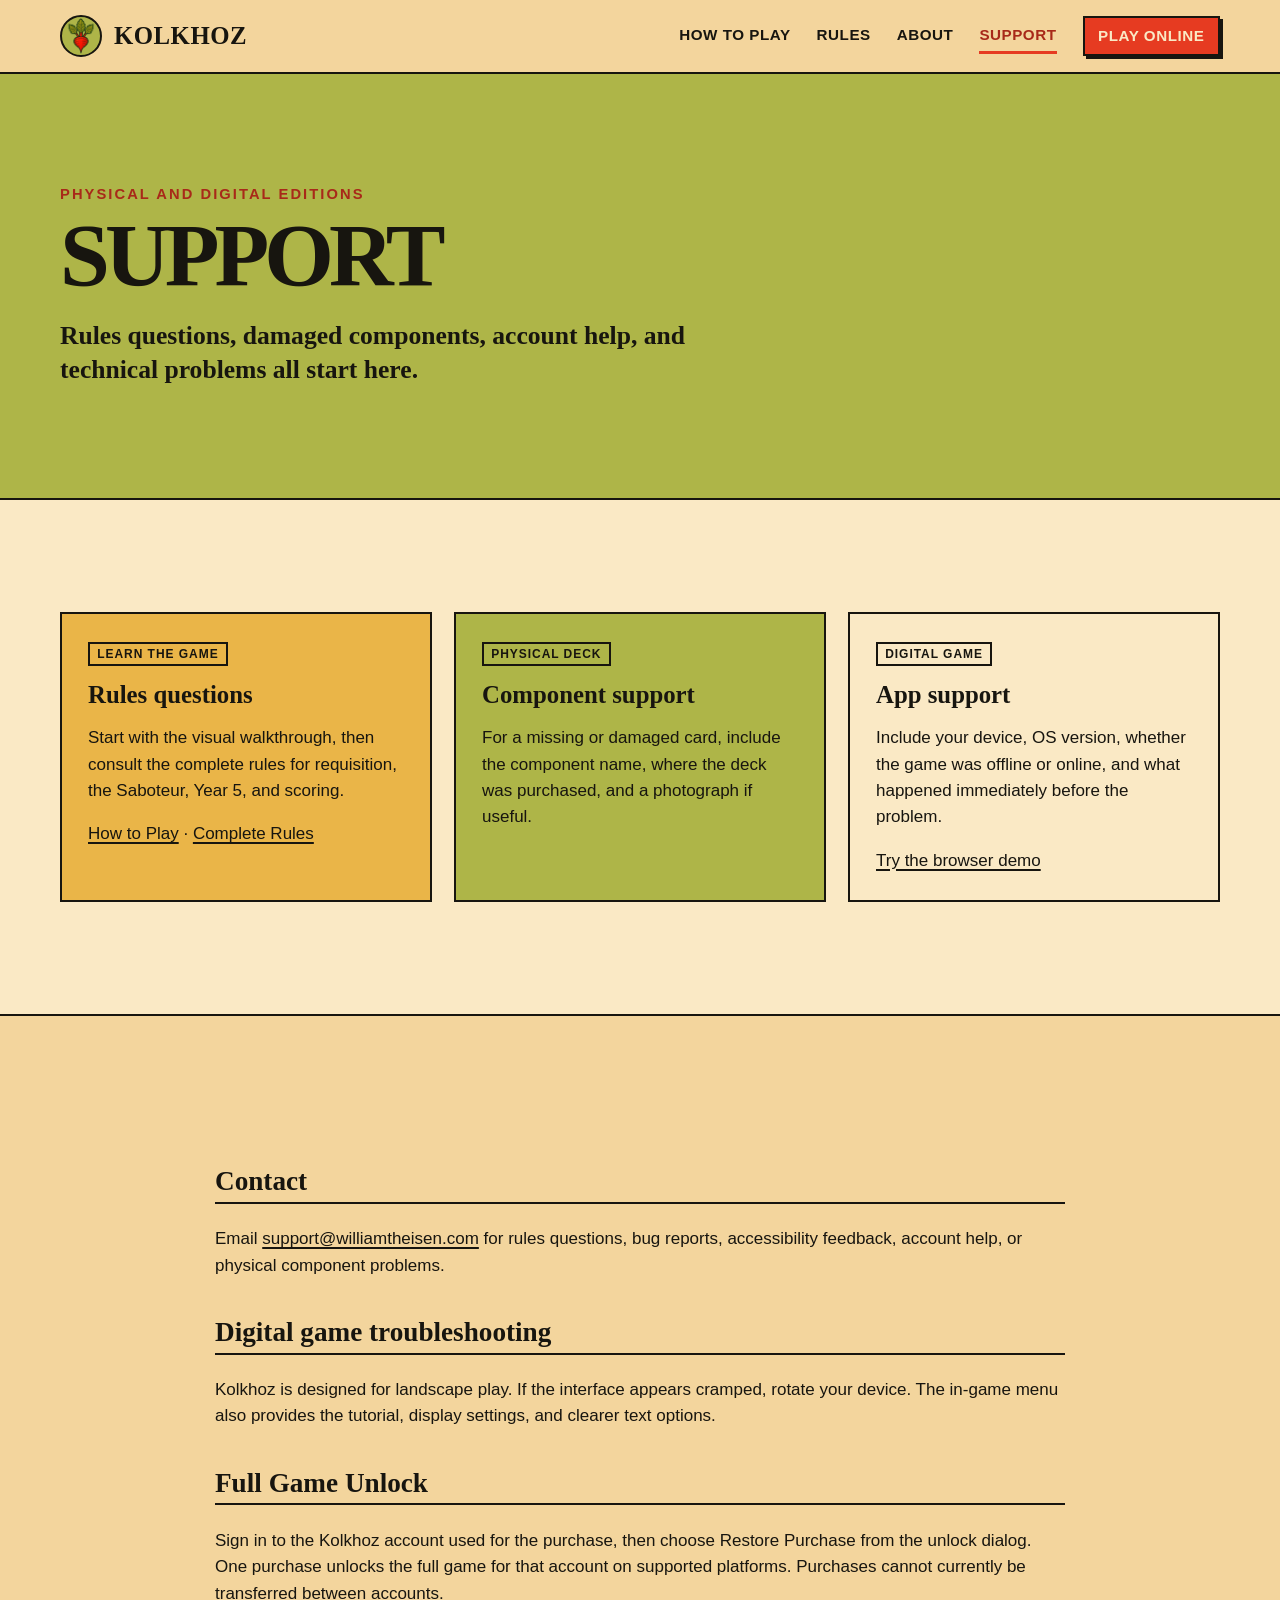
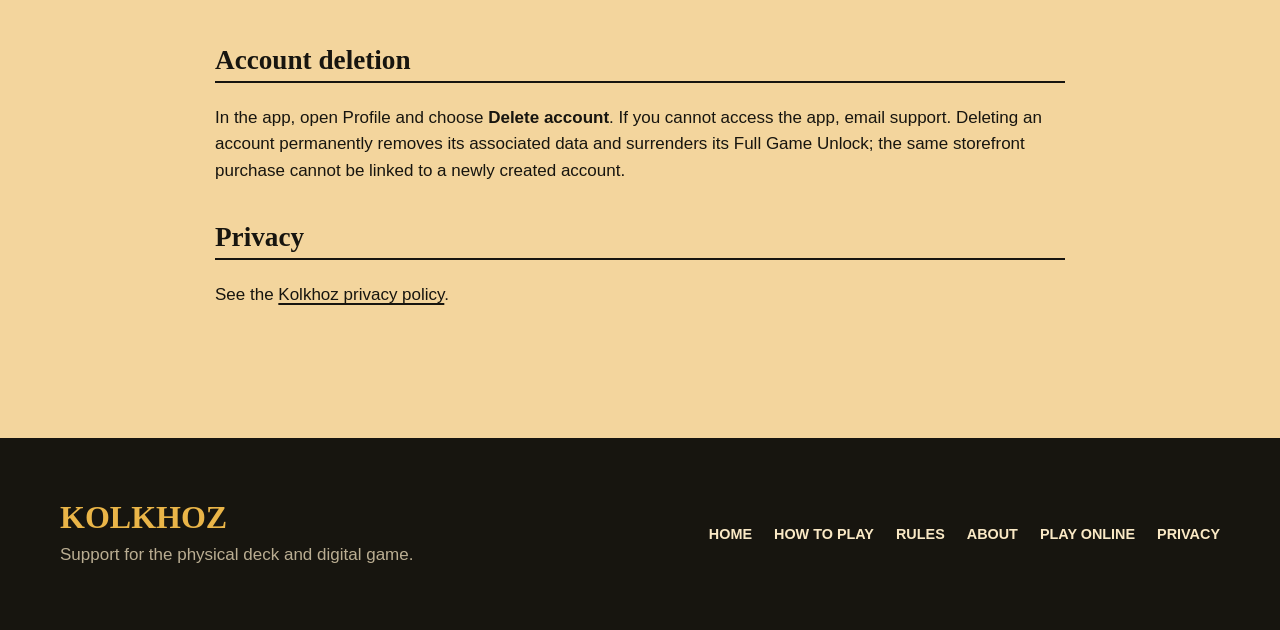
<file: support.html>
<!doctype html>
<html lang="en">
  <head>
    <meta charset="utf-8" />
    <meta name="viewport" content="width=device-width, initial-scale=1" />
    <meta
      name="description"
      content="Support for the physical and digital editions of Kolkhoz."
    />
    <meta name="theme-color" content="#f3d59d" />
    <title>Support — Kolkhoz</title>
    <link rel="icon" type="image/webp" href="/assets/current/beet.webp" />
    <link rel="stylesheet" href="/assets/site.css" />
  </head>
  <body>
    <a class="skip-link" href="#content">Skip to content</a>
    <header class="site-header">
      <div class="nav-shell">
        <a class="brand" href="/" aria-label="Kolkhoz home">
          <img class="brand-mark" src="/assets/current/beet.webp" alt="" />
          <span class="brand-name">Kolkhoz</span>
        </a>
        <button
          class="nav-toggle"
          type="button"
          aria-expanded="false"
          aria-controls="primary-nav"
          data-nav-toggle
        >
          Menu
        </button>
        <nav class="primary-nav" id="primary-nav" aria-label="Primary navigation" data-primary-nav>
          <a href="/how-to-play">How to Play</a>
          <a href="/rules">Rules</a>
          <a href="/about">About</a>
          <a href="/support" aria-current="page">Support</a>
          <a class="nav-play" href="https://play.kolkhoz.online/">Play Online</a>
        </nav>
      </div>
    </header>

    <main id="content">
      <section class="section olive">
        <div class="shell">
          <p class="eyebrow">Physical and digital editions</p>
          <h1 class="display">Support</h1>
          <p class="dek">
            Rules questions, damaged components, account help, and technical problems all start
            here.
          </p>
        </div>
      </section>

      <section class="section light">
        <div class="shell card-grid">
          <article class="panel mustard">
            <span class="tag">Learn the game</span>
            <h3 style="margin-top: 16px">Rules questions</h3>
            <p>
              Start with the visual walkthrough, then consult the complete rules for requisition,
              the Saboteur, Year 5, and scoring.
            </p>
            <p><a href="/how-to-play">How to Play</a> · <a href="/rules">Complete Rules</a></p>
          </article>
          <article class="panel olive">
            <span class="tag">Physical deck</span>
            <h3 style="margin-top: 16px">Component support</h3>
            <p>
              For a missing or damaged card, include the component name, where the deck was
              purchased, and a photograph if useful.
            </p>
          </article>
          <article class="panel">
            <span class="tag">Digital game</span>
            <h3 style="margin-top: 16px">App support</h3>
            <p>
              Include your device, OS version, whether the game was offline or online, and what
              happened immediately before the problem.
            </p>
            <p><a href="https://play.kolkhoz.online/">Try the browser demo</a></p>
          </article>
        </div>
      </section>

      <section class="section paper">
        <div class="shell legal" style="padding-top: 0; padding-bottom: 0">
          <h2>Contact</h2>
          <p>
            Email <a href="mailto:support@williamtheisen.com">support@williamtheisen.com</a> for
            rules questions, bug reports, accessibility feedback, account help, or physical
            component problems.
          </p>

          <h2>Digital game troubleshooting</h2>
          <p>
            Kolkhoz is designed for landscape play. If the interface appears cramped, rotate your
            device. The in-game menu also provides the tutorial, display settings, and clearer
            text options.
          </p>

          <h2>Full Game Unlock</h2>
          <p>
            Sign in to the Kolkhoz account used for the purchase, then choose Restore Purchase
            from the unlock dialog. One purchase unlocks the full game for that account on
            supported platforms. Purchases cannot currently be transferred between accounts.
          </p>

          <h2>Account deletion</h2>
          <p>
            In the app, open Profile and choose <strong>Delete account</strong>. If you cannot
            access the app, email support. Deleting an account permanently removes its associated
            data and surrenders its Full Game Unlock; the same storefront purchase cannot be
            linked to a newly created account.
          </p>

          <h2>Privacy</h2>
          <p>See the <a href="/privacy">Kolkhoz privacy policy</a>.</p>
        </div>
      </section>
    </main>

    <footer class="site-footer">
      <div class="footer-shell">
        <div>
          <p class="footer-title">Kolkhoz</p>
          <p class="footer-note">Support for the physical deck and digital game.</p>
        </div>
        <nav class="footer-nav" aria-label="Footer navigation">
          <a href="/">Home</a>
          <a href="/how-to-play">How to Play</a>
          <a href="/rules">Rules</a>
          <a href="/about">About</a>
          <a href="https://play.kolkhoz.online/">Play Online</a>
          <a href="/privacy">Privacy</a>
        </nav>
      </div>
    </footer>
    <script src="/assets/site.js" defer></script>
  </body>
</html>
</file>
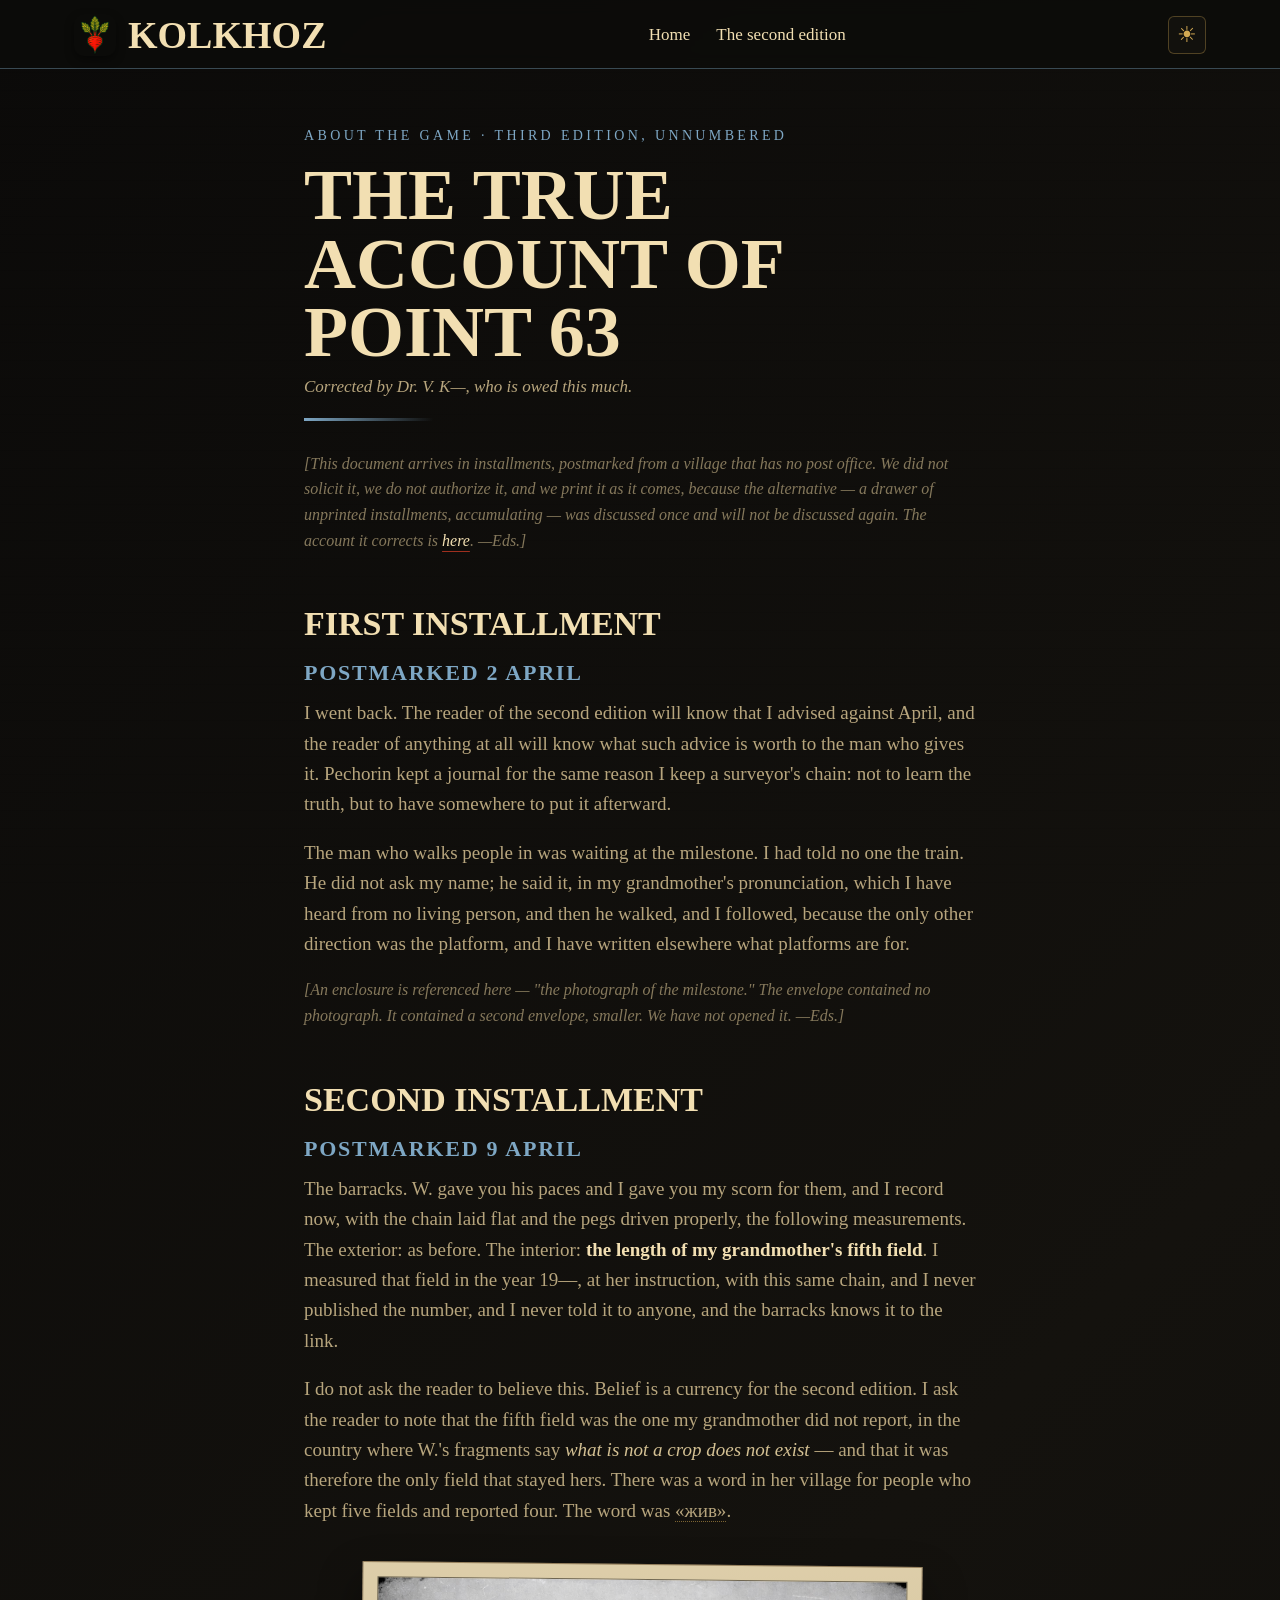
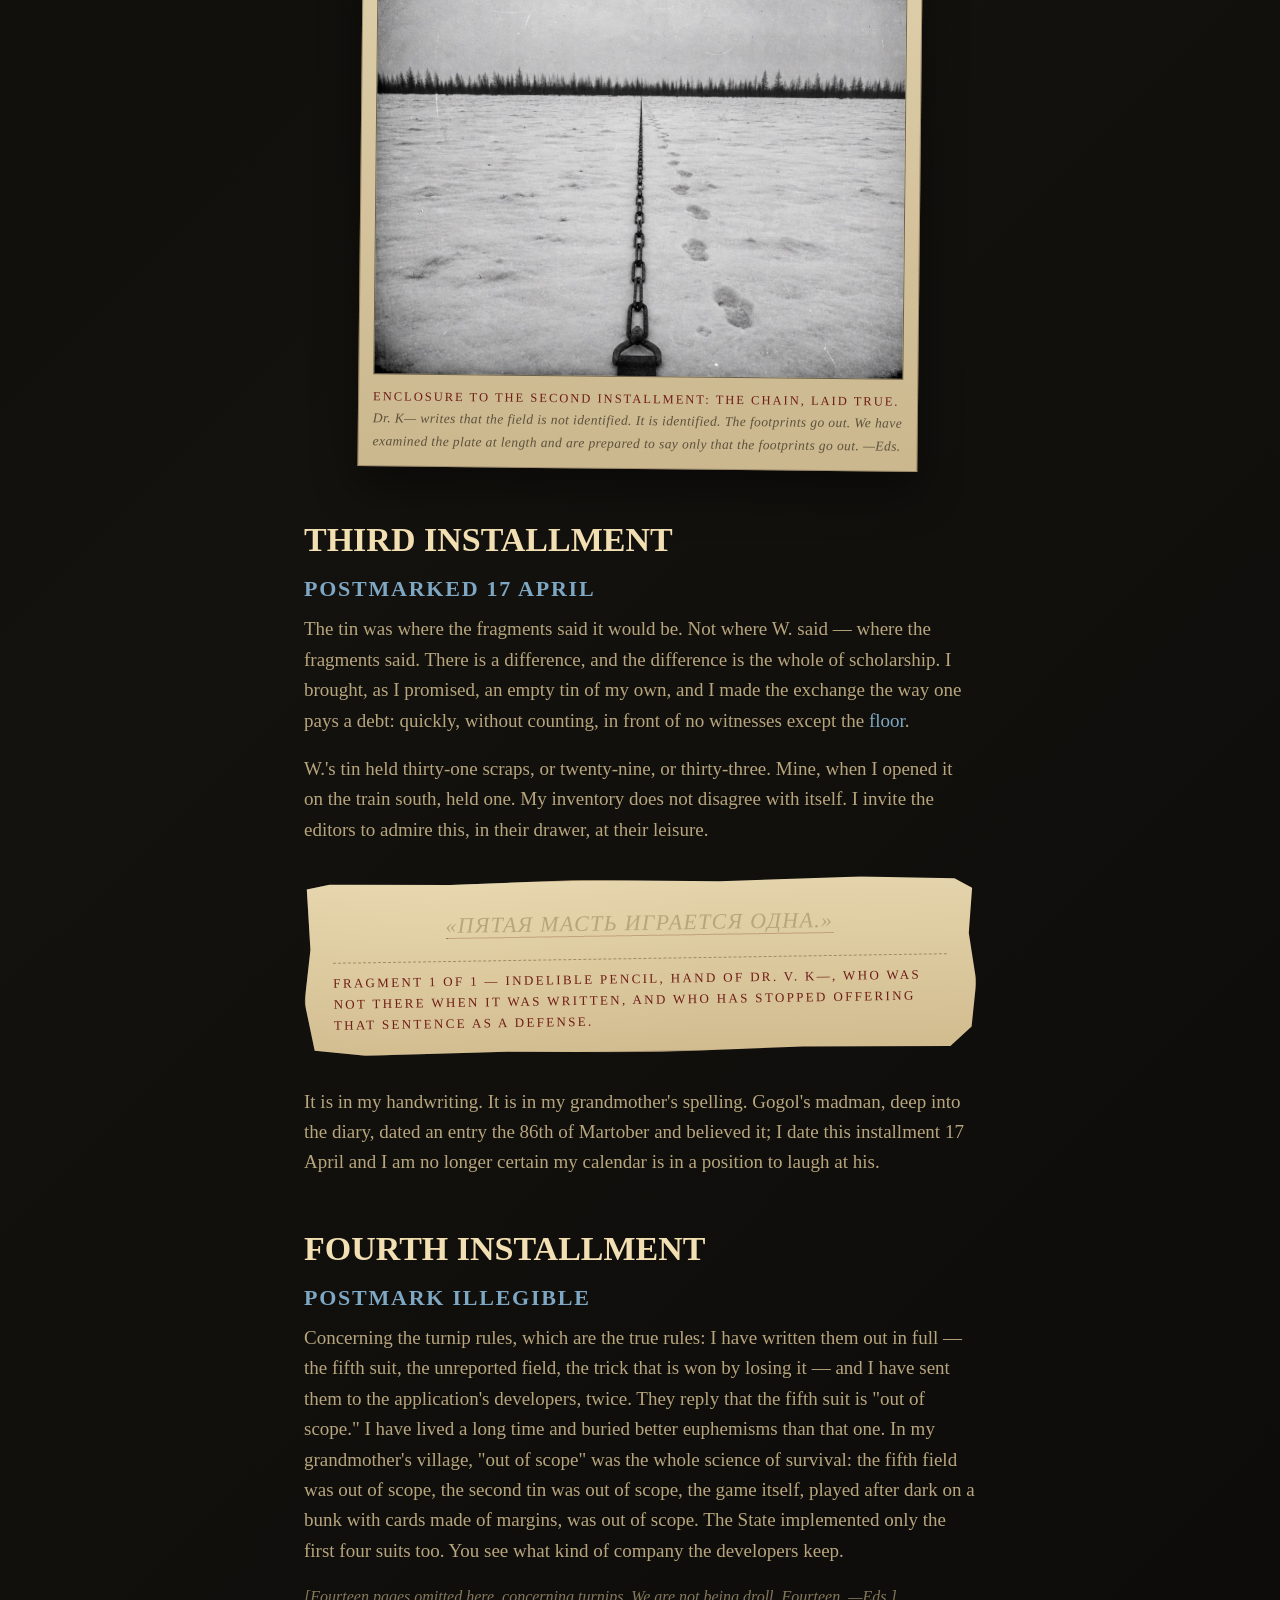
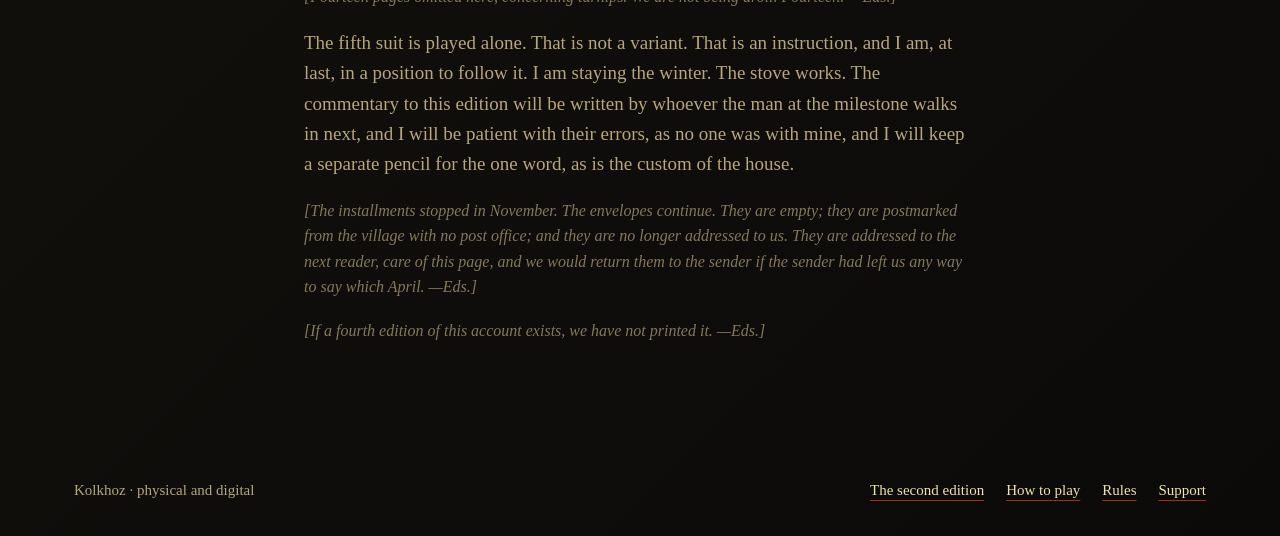
<file: the-third-edition.html>
<!DOCTYPE html>
<html lang="en">
  <head>
    <meta charset="UTF-8" />
    <meta name="viewport" content="width=device-width, initial-scale=1.0" />
    <meta name="robots" content="noindex" />
    <meta
      name="description"
      content="The true account of Point 63, corrected by Dr. V. K—. Printed as it arrives. We did not authorize this edition."
    />
    <link rel="icon" type="image/webp" href="/assets/current/beet.webp" />
    <title>Kolkhoz — The Third Edition</title>
    <script>
      try {
        if (localStorage.getItem("kolkhoz-theme") === "light") {
          document.documentElement.dataset.theme = "light";
        }
      } catch (e) {}
    </script>
    <style>
      :root {
        --paper: #e3d3aa;
        --paper-strong: #f2dfb2;
        --paper-body: #392f1f;
        --paper-ink: #19140d;
        --muted: #b7a57d;
        --red: #9f2f1e;
        --red-deep: #6f1d17;
        --gold: #d4aa53;
        --cold: #7ea7c4;
        --cold-paper: #2f5b7a;
      }

      * {
        box-sizing: border-box;
      }

      body {
        margin: 0;
        background: linear-gradient(135deg, #0b0a09 0%, #14120e 48%, #0b0a09 100%);
        color: var(--paper);
        font-family: Georgia, "Times New Roman", serif;
        font-size: 19px;
        line-height: 1.6;
      }

      body::before {
        position: fixed;
        inset: 0;
        z-index: -1;
        pointer-events: none;
        content: "";
        opacity: 0.16;
        background-image:
          linear-gradient(rgba(126, 167, 196, 0.03) 1px, transparent 1px),
          linear-gradient(90deg, rgba(126, 167, 196, 0.02) 1px, transparent 1px);
        background-size: 18px 18px;
      }

      .site-header {
        position: sticky;
        top: 0;
        z-index: 60;
        border-bottom: 1px solid rgba(126, 167, 196, 0.4);
        background: rgba(13, 12, 10, 0.92);
        -webkit-backdrop-filter: blur(8px);
        backdrop-filter: blur(8px);
      }

      .site-header-inner {
        display: flex;
        align-items: center;
        justify-content: space-between;
        max-width: 1180px;
        margin: 0 auto;
        padding: 14px 24px 12px;
      }

      .brand {
        display: inline-flex;
        align-items: center;
        gap: 12px;
        text-decoration: none;
      }

      .brand-mark {
        width: 42px;
        height: 42px;
        border-radius: 10px;
        box-shadow: 0 4px 10px rgba(0, 0, 0, 0.4);
      }

      .brand-name {
        color: var(--paper-strong);
        font-family: Rockwell, "Roboto Slab", "Arial Black", Georgia, serif;
        font-size: 38px;
        font-weight: 800;
        line-height: 1;
        text-transform: uppercase;
      }

      .nav {
        display: flex;
        gap: 26px;
        color: var(--paper-strong);
        font-size: 17px;
      }

      .nav a {
        text-decoration-color: transparent;
        text-underline-offset: 6px;
      }

      .nav a:hover,
      .nav a:focus-visible {
        color: #fff3cf;
        text-decoration-color: var(--red);
      }

      .theme-toggle {
        display: grid;
        flex: 0 0 38px;
        width: 38px;
        height: 38px;
        place-items: center;
        padding: 0;
        border: 1px solid rgba(212, 170, 83, 0.32);
        border-radius: 6px;
        background: rgba(20, 19, 16, 0.8);
        cursor: pointer;
      }

      .theme-toggle span {
        color: var(--gold);
        font-size: 22px;
        line-height: 1;
      }

      .theme-toggle:hover,
      .theme-toggle:focus-visible {
        border-color: var(--gold);
        outline: 2px solid transparent;
      }

      html[data-theme="light"] .theme-toggle .tt-to-light {
        display: none;
      }

      html:not([data-theme="light"]) .theme-toggle .tt-to-dark {
        display: none;
      }

      main {
        max-width: 720px;
        margin: 0 auto;
        padding: 56px 24px 90px;
      }

      .eyebrow {
        display: block;
        margin: 0 0 14px;
        color: var(--cold);
        font-size: 14px;
        letter-spacing: 0.24em;
        text-transform: uppercase;
      }

      h1 {
        margin: 0 0 8px;
        color: var(--paper-strong);
        font-family: Rockwell, "Roboto Slab", "Arial Black", Georgia, serif;
        font-size: clamp(48px, 8vw, 72px);
        font-weight: 800;
        line-height: 0.95;
        text-transform: uppercase;
      }

      .head-rule {
        width: 130px;
        height: 3px;
        margin: 18px 0 30px;
        background: linear-gradient(90deg, var(--cold), rgba(126, 167, 196, 0));
      }

      h2 {
        margin: 54px 0 14px;
        color: var(--paper-strong);
        font-family: Rockwell, "Roboto Slab", "Arial Black", Georgia, serif;
        font-size: 34px;
        font-weight: 700;
        line-height: 1;
        text-transform: uppercase;
      }

      p {
        margin: 0 0 18px;
        color: var(--muted);
      }

      p strong {
        color: var(--paper-strong);
        font-weight: 700;
      }

      p em {
        color: #d3c093;
      }

      a {
        color: var(--paper-strong);
        text-decoration-color: var(--red);
        text-underline-offset: 5px;
      }

      .subtitle {
        margin: -2px 0 0;
        color: var(--muted);
        font-size: 17px;
        font-style: italic;
      }

      .floor {
        color: var(--cold);
      }

      .fragment .floor {
        color: var(--cold-paper);
      }

      .ru {
        position: relative;
        border-bottom: 1px dotted rgba(212, 170, 83, 0.55);
        cursor: help;
      }

      .fragment .ru {
        border-bottom-color: rgba(111, 29, 23, 0.5);
      }

      .ru::after {
        content: attr(data-tr);
        position: absolute;
        bottom: calc(100% + 9px);
        left: 50%;
        z-index: 12;
        width: max-content;
        max-width: 280px;
        padding: 7px 13px;
        border: 1px solid rgba(72, 46, 22, 0.5);
        background: linear-gradient(rgba(236, 219, 177, 0.98), rgba(216, 194, 148, 0.98));
        color: var(--paper-ink);
        font-family: Georgia, "Times New Roman", serif;
        font-size: 14px;
        font-style: italic;
        font-weight: 400;
        letter-spacing: normal;
        line-height: 1.4;
        text-transform: none;
        box-shadow: 0 14px 30px rgba(0, 0, 0, 0.45);
        opacity: 0;
        pointer-events: none;
        transform: translateX(-50%) rotate(-1deg);
        transition: opacity 140ms ease;
      }

      .ru:hover::after,
      .ru:focus::after {
        opacity: 1;
      }

      .ru:focus {
        outline: none;
      }

      .fragment .ru::after {
        bottom: auto;
        top: calc(100% + 9px);
      }

      .ed {
        display: block;
        margin: 18px 0;
        color: rgba(183, 165, 125, 0.7);
        font-size: 16px;
        font-style: italic;
      }

      p .ed {
        display: inline;
        margin: 0;
      }

      .installment {
        margin: 0 0 8px;
        color: var(--cold);
        font-family: Rockwell, "Roboto Slab", "Arial Black", Georgia, serif;
        font-size: 22px;
        font-weight: 700;
        letter-spacing: 0.08em;
        text-transform: uppercase;
      }

      .fragment {
        position: relative;
        margin: 34px 0 34px;
        padding: 26px 28px 20px;
        border: 1px solid rgba(72, 46, 22, 0.45);
        background:
          linear-gradient(rgba(236, 219, 177, 0.97), rgba(216, 194, 148, 0.97)),
          radial-gradient(circle at 20% 10%, rgba(255, 255, 255, 0.45), transparent 18rem);
        box-shadow: 0 18px 40px rgba(0, 0, 0, 0.4);
        color: var(--paper-ink);
        transform: rotate(-0.9deg);
        clip-path: polygon(
          0.6% 3%, 4% 0.5%, 22% 1.8%, 41% 0%, 62% 2%, 83% 0.6%, 97% 2.4%, 99.6% 8%,
          99% 34%, 100% 62%, 99.2% 88%, 96% 99%, 74% 98%, 52% 100%, 30% 98.4%, 9% 99.4%,
          1.4% 96%, 0% 68%, 1% 38%
        );
      }

      .fragment blockquote {
        margin: 0;
        color: var(--paper-body);
        font-size: 22px;
        font-style: italic;
        letter-spacing: 0.06em;
        line-height: 1.55;
        text-align: center;
      }

      .fragment figcaption {
        margin-top: 16px;
        padding-top: 10px;
        border-top: 1px dashed rgba(72, 46, 22, 0.4);
        color: var(--red-deep);
        font-size: 13px;
        font-style: normal;
        letter-spacing: 0.18em;
        text-transform: uppercase;
      }

      .plate {
        margin: 38px auto;
        max-width: 560px;
        padding: 14px 14px 12px;
        background: linear-gradient(rgba(230, 214, 176, 0.96), rgba(211, 191, 148, 0.96));
        border: 1px solid rgba(72, 46, 22, 0.4);
        box-shadow: 0 20px 44px rgba(0, 0, 0, 0.45);
        transform: rotate(0.6deg);
      }

      .plate img {
        display: block;
        width: 100%;
        height: auto;
        border: 1px solid rgba(25, 20, 13, 0.55);
        filter: saturate(0.85) contrast(1.02);
      }

      .plate figcaption {
        margin-top: 12px;
        color: var(--red-deep);
        font-size: 12.5px;
        letter-spacing: 0.16em;
        line-height: 1.7;
        text-transform: uppercase;
      }

      .plate figcaption .ed-inline {
        color: rgba(57, 47, 31, 0.75);
        font-style: italic;
        text-transform: none;
        letter-spacing: 0.03em;
        font-size: 13.5px;
      }

      .site-footer {
        display: flex;
        justify-content: space-between;
        gap: 24px;
        max-width: 1180px;
        margin: 0 auto;
        padding: 26px 24px 34px;
        color: var(--muted);
        font-size: 15px;
      }

      .site-footer nav {
        display: flex;
        gap: 22px;
      }

      @media (max-width: 620px) {
        .site-header-inner {
          flex-wrap: wrap;
          justify-content: center;
          gap: 8px 16px;
        }

        .brand-name {
          font-size: 30px;
        }

        .nav {
          order: 3;
          flex: 1 1 100%;
          justify-content: center;
          gap: 13px;
          font-size: 15px;
        }

        body {
          font-size: 18px;
        }

        .fragment {
          padding: 22px 20px 18px;
        }

        .site-footer {
          flex-direction: column;
        }
      }

      /* ---------- Light theme ---------- */

      html[data-theme="light"] {
        --paper: #4a3d26;
        --paper-strong: #241b0e;
        --muted: #6d5c3e;
        --gold: #8a6a28;
        --cold: #2f5b7a;
      }

      html[data-theme="light"] body {
        background: linear-gradient(135deg, #f0e3bf 0%, #e7d6ac 48%, #f0e3bf 100%);
        color: var(--paper);
      }

      html[data-theme="light"] .site-header {
        background: rgba(240, 227, 191, 0.92);
      }

      html[data-theme="light"] .theme-toggle {
        border-color: rgba(72, 46, 22, 0.28);
        background: rgba(255, 248, 226, 0.9);
      }

      html[data-theme="light"] .nav a:hover,
      html[data-theme="light"] .nav a:focus-visible {
        color: #6f1d17;
      }

      html[data-theme="light"] p em {
        color: #443624;
      }

      html[data-theme="light"] .ed {
        color: rgba(57, 47, 31, 0.72);
      }

      html[data-theme="light"] .ru {
        border-bottom-color: rgba(72, 46, 22, 0.28);
      }

      html[data-theme="light"] .fragment .ru {
        border-bottom-color: rgba(111, 29, 23, 0.5);
      }
    </style>
  </head>
  <body>
    <header class="site-header">
      <div class="site-header-inner">
        <a class="brand" href="/" aria-label="Kolkhoz home">
          <img class="brand-mark" src="/assets/current/beet.webp" alt="" width="42" height="42" />
          <span class="brand-name">Kolkhoz</span>
        </a>
        <nav class="nav" aria-label="Primary navigation">
          <a href="/">Home</a>
          <a href="/about">The second edition</a>
        </nav>
        <button
          class="theme-toggle"
          id="theme-toggle"
          type="button"
          aria-label="Switch to light theme"
          title="Switch to light theme"
        >
          <span class="tt-to-light" aria-hidden="true">☀</span>
          <span class="tt-to-dark" aria-hidden="true">☾</span>
        </button>
      </div>
    </header>

    <main>
      <span class="eyebrow">About the game · Third edition, unnumbered</span>
      <h1>The true account of Point 63</h1>
      <p class="subtitle">
        Corrected by Dr.&nbsp;V.&nbsp;K&#8288;—, who is owed this much.
      </p>
      <div class="head-rule" aria-hidden="true"></div>

      <span class="ed">
        [This document arrives in installments, postmarked from a village that has no post
        office. We did not solicit it, we do not authorize it, and we print it as it comes,
        because the alternative — a drawer of unprinted installments, accumulating — was
        discussed once and will not be discussed again. The account it corrects is
        <a href="/about">here</a>. —Eds.]
      </span>

      <h2>First installment</h2>
      <p class="installment">Postmarked 2 April</p>
      <p>
        I went back. The reader of the second edition will know that I advised against April,
        and the reader of anything at all will know what such advice is worth to the man who
        gives it. Pechorin kept a journal for the same reason I keep a surveyor's chain: not to
        learn the truth, but to have somewhere to put it afterward.
      </p>
      <p>
        The man who walks people in was waiting at the milestone. I had told no one the train.
        He did not ask my name; he said it, in my grandmother's pronunciation, which I have
        heard from no living person, and then he walked, and I followed, because the only other
        direction was the platform, and I have written elsewhere what platforms are for.
      </p>
      <span class="ed">[An enclosure is referenced here — "the photograph of the milestone."
      The envelope contained no photograph. It contained a second envelope, smaller. We have
      not opened it. —Eds.]</span>

      <h2>Second installment</h2>
      <p class="installment">Postmarked 9 April</p>
      <p>
        The barracks. W. gave you his paces and I gave you my scorn for them, and I record now,
        with the chain laid flat and the pegs driven properly, the following measurements. The
        exterior: as before. The interior: <strong>the length of my grandmother's fifth
        field</strong>. I measured that field in the year 19—, at her instruction, with this
        same chain, and I never published the number, and I never told it to anyone, and the
        barracks knows it to the link.
      </p>
      <p>
        I do not ask the reader to believe this. Belief is a currency for the second edition. I
        ask the reader to note that the fifth field was the one my grandmother did not report,
        in the country where W.'s fragments say <em>what is not a crop does not exist</em> —
        and that it was therefore the only field that stayed hers. There was a word in her
        village for people who kept five fields and reported four. The word was
        <span class="ru" data-tr="alive" tabindex="0">«жив»</span>.
      </p>

      <figure class="plate">
        <img
          src="/assets/plates/plate-chain.jpg"
          alt="A grainy black-and-white photograph of a surveyor's chain laid in a straight line across a snowfield toward a distant treeline, footprints alongside."
          loading="lazy"
          width="1200"
          height="900"
        />
        <figcaption>
          Enclosure to the second installment: the chain, laid true.
          <span class="ed-inline">Dr. K— writes that the field is not identified. It is
          identified. The footprints go out. We have examined the plate at length and are
          prepared to say only that the footprints go out. —Eds.</span>
        </figcaption>
      </figure>

      <h2>Third installment</h2>
      <p class="installment">Postmarked 17 April</p>
      <p>
        The tin was where the fragments said it would be. Not where W. said — where the
        fragments said. There is a difference, and the difference is the whole of scholarship.
        I brought, as I promised, an empty tin of my own, and I made the exchange the way one
        pays a debt: quickly, without counting, in front of no witnesses except the
        <span class="floor">floor</span>.
      </p>
      <p>
        W.'s tin held thirty-one scraps, or twenty-nine, or thirty-three. Mine, when I opened
        it on the train south, held one. My inventory does not disagree with itself. I invite
        the editors to admire this, in their drawer, at their leisure.
      </p>

      <figure class="fragment">
        <blockquote>
          <p><span class="ru" data-tr="THE FIFTH SUIT IS PLAYED ALONE." tabindex="0">«ПЯТАЯ МАСТЬ ИГРАЕТСЯ ОДНА.»</span></p>
        </blockquote>
        <figcaption>
          Fragment 1 of 1 — indelible pencil, hand of Dr. V. K—, who was not there when it was
          written, and who has stopped offering that sentence as a defense.
        </figcaption>
      </figure>

      <p>
        It is in my handwriting. It is in my grandmother's spelling. Gogol's madman, deep into
        the diary, dated an entry the 86th of Martober and believed it; I date this installment
        17 April and I am no longer certain my calendar is in a position to laugh at his.
      </p>

      <h2>Fourth installment</h2>
      <p class="installment">Postmark illegible</p>
      <p>
        Concerning the turnip rules, which are the true rules: I have written them out in full
        — the fifth suit, the unreported field, the trick that is won by losing it — and I have
        sent them to the application's developers, twice. They reply that the fifth suit is
        "out of scope." I have lived a long time and buried better euphemisms than that one. In
        my grandmother's village, "out of scope" was the whole science of survival: the fifth
        field was out of scope, the second tin was out of scope, the game itself, played after
        dark on a bunk with cards made of margins, was out of scope. The State implemented only
        the first four suits too. You see what kind of company the developers keep.
      </p>
      <span class="ed">[Fourteen pages omitted here, concerning turnips. We are not being
      droll. Fourteen. —Eds.]</span>
      <p>
        The fifth suit is played alone. That is not a variant. That is an instruction, and I
        am, at last, in a position to follow it. I am staying the winter. The stove works. The
        commentary to this edition will be written by whoever the man at the milestone walks in
        next, and I will be patient with their errors, as no one was with mine, and I will
        keep a separate pencil for the one word, as is the custom of the house.
      </p>

      <span class="ed">
        [The installments stopped in November. The envelopes continue. They are empty; they
        are postmarked from the village with no post office; and they are no longer addressed
        to us. They are addressed to the next reader, care of this page, and we would return
        them to the sender if the sender had left us any way to say <em>which</em> April.
        —Eds.]
      </span>
      <span class="ed">
        [If a fourth edition of this account exists, we have not printed it. —Eds.]
      </span>
    </main>

    <footer class="site-footer">
      <span>Kolkhoz · physical and digital</span>
      <nav aria-label="Footer navigation">
        <a href="/about">The second edition</a>
        <a href="/how-to-play">How to play</a>
        <a href="/rules">Rules</a>
        <a href="/support">Support</a>
      </nav>
    </footer>

    <script>
      const themeToggle = document.getElementById("theme-toggle");
      if (themeToggle) {
        const updateThemeToggle = () => {
          const isLight = document.documentElement.dataset.theme === "light";
          const label = isLight ? "Switch to dark theme" : "Switch to light theme";
          themeToggle.setAttribute("aria-label", label);
          themeToggle.setAttribute("title", label);
        };

        updateThemeToggle();
        themeToggle.addEventListener("click", () => {
          const toLight = document.documentElement.dataset.theme !== "light";
          if (toLight) {
            document.documentElement.dataset.theme = "light";
          } else {
            delete document.documentElement.dataset.theme;
          }
          try {
            localStorage.setItem("kolkhoz-theme", toLight ? "light" : "dark");
          } catch (e) {}
          updateThemeToggle();
        });
      }
    </script>
  </body>
</html>
</file>
<file: assets/site.css>
:root {
  --paper: #f3d59d;
  --paper-light: #fae9c5;
  --ink: #17150f;
  --charcoal: #3f4140;
  --red: #e63b21;
  --red-dark: #a82919;
  --mustard: #eab548;
  --olive: #aeb548;
  --field: #62742e;
  --blue: #4fa6d5;
  --rule: 2px solid var(--ink);
  --max: 1160px;
  --display: Rockwell, "Roboto Slab", "Arial Black", Georgia, serif;
  --sans: "Avenir Next Condensed", "Arial Narrow", "Roboto Condensed", Arial, sans-serif;
  --body: "Avenir Next", Avenir, Helvetica, Arial, sans-serif;
}

* {
  box-sizing: border-box;
}

html {
  scroll-behavior: smooth;
}

body {
  margin: 0;
  color: var(--ink);
  background: var(--paper);
  font-family: var(--body);
  font-size: 17px;
  line-height: 1.55;
}

img {
  display: block;
  max-width: 100%;
  height: auto;
}

a {
  color: inherit;
  text-decoration-thickness: 2px;
  text-underline-offset: 0.2em;
}

a:hover {
  color: var(--red-dark);
}

.skip-link {
  position: fixed;
  top: 0.5rem;
  left: 0.5rem;
  z-index: 100;
  transform: translateY(-150%);
  padding: 0.6rem 0.8rem;
  color: var(--paper-light);
  background: var(--ink);
}

.skip-link:focus {
  transform: none;
}

.site-header {
  position: sticky;
  top: 0;
  z-index: 20;
  border-bottom: var(--rule);
  background: rgba(243, 213, 157, 0.97);
}

.nav-shell {
  width: min(var(--max), calc(100% - 32px));
  min-height: 72px;
  margin: 0 auto;
  display: flex;
  align-items: center;
  justify-content: space-between;
  gap: 24px;
}

.brand {
  display: inline-flex;
  align-items: center;
  gap: 12px;
  text-decoration: none;
}

.brand-mark {
  width: 42px;
  height: 42px;
  object-fit: cover;
  object-position: 50% 78%;
  border: 2px solid var(--ink);
  border-radius: 50%;
  background: var(--olive);
}

.brand-name {
  font: 900 1.55rem/1 var(--display);
  letter-spacing: 0.02em;
  text-transform: uppercase;
}

.nav-toggle {
  display: none;
  border: var(--rule);
  padding: 0.45rem 0.65rem;
  color: var(--ink);
  background: var(--mustard);
  font: 800 0.9rem/1 var(--sans);
  text-transform: uppercase;
}

.primary-nav {
  display: flex;
  align-items: center;
  gap: 26px;
  font: 800 0.95rem/1 var(--sans);
  letter-spacing: 0.035em;
  text-transform: uppercase;
}

.primary-nav a {
  padding: 0.55rem 0;
  text-decoration: none;
  border-bottom: 3px solid transparent;
}

.primary-nav a[aria-current="page"],
.primary-nav a:hover {
  color: var(--red-dark);
  border-color: var(--red);
}

.primary-nav .nav-play {
  border: 2px solid var(--ink);
  padding: 0.65rem 0.85rem;
  color: var(--paper-light);
  background: var(--red);
  box-shadow: 3px 3px 0 var(--ink);
}

.primary-nav .nav-play:hover,
.primary-nav .nav-play:focus-visible {
  border-color: var(--ink);
  color: var(--paper-light);
  background: var(--red-dark);
  transform: translate(1px, 1px);
  box-shadow: 2px 2px 0 var(--ink);
}

main {
  overflow-x: clip;
  overflow-y: visible;
}

.shell {
  width: min(var(--max), calc(100% - 32px));
  margin: 0 auto;
}

.hero {
  position: relative;
  border-bottom: var(--rule);
  background: var(--olive);
}

.hero::before {
  content: "";
  position: absolute;
  inset: 0;
  opacity: 0.11;
  pointer-events: none;
  background:
    repeating-linear-gradient(105deg, transparent 0 58px, var(--ink) 59px 61px),
    repeating-linear-gradient(75deg, transparent 0 58px, var(--ink) 59px 61px);
}

.hero-grid {
  position: relative;
  display: grid;
  grid-template-columns: minmax(300px, 0.83fr) minmax(360px, 1.17fr);
  align-items: center;
  gap: clamp(32px, 6vw, 86px);
  min-height: 690px;
  padding: 58px 0;
}

.cover-card {
  width: min(100%, 410px);
  justify-self: center;
  border: 3px solid var(--ink);
  background: var(--paper-light);
  box-shadow: 14px 14px 0 rgba(23, 21, 15, 0.18);
}

.cover-card img {
  width: 100%;
}

.eyebrow {
  margin: 0 0 0.7rem;
  color: var(--red-dark);
  font: 900 0.92rem/1.2 var(--sans);
  letter-spacing: 0.14em;
  text-transform: uppercase;
}

.display {
  max-width: 12ch;
  margin: 0;
  font: 900 clamp(3.2rem, 7vw, 7.2rem)/0.9 var(--display);
  letter-spacing: -0.055em;
  text-transform: uppercase;
}

.hero .display {
  font-size: clamp(4.4rem, 8vw, 8.5rem);
}

.dek {
  max-width: 650px;
  margin: 1.5rem 0 0;
  font: 750 clamp(1.25rem, 2vw, 1.7rem)/1.3 var(--display);
}

.lede {
  max-width: 690px;
  margin: 1.25rem 0 0;
  font-size: 1.07rem;
}

.actions {
  display: flex;
  flex-wrap: wrap;
  gap: 12px;
  margin-top: 2rem;
}

.button {
  display: inline-flex;
  align-items: center;
  justify-content: center;
  min-height: 48px;
  border: var(--rule);
  padding: 0.7rem 1rem;
  color: var(--paper-light);
  background: var(--red);
  box-shadow: 4px 4px 0 var(--ink);
  font: 900 0.98rem/1 var(--sans);
  letter-spacing: 0.04em;
  text-decoration: none;
  text-transform: uppercase;
}

.button:hover {
  color: var(--paper-light);
  background: var(--red-dark);
  transform: translate(2px, 2px);
  box-shadow: 2px 2px 0 var(--ink);
}

.button.secondary {
  color: var(--ink);
  background: var(--mustard);
}

.button.secondary:hover {
  color: var(--ink);
  background: var(--paper-light);
}

.facts {
  border-bottom: var(--rule);
  background: var(--charcoal);
  color: var(--paper-light);
}

.fact-grid {
  display: grid;
  grid-template-columns: repeat(4, 1fr);
}

.fact {
  min-height: 132px;
  padding: 24px;
  display: grid;
  grid-template-columns: 52px 1fr;
  align-items: center;
  gap: 14px;
  border-right: 1px solid rgba(250, 233, 197, 0.35);
}

.fact:last-child {
  border-right: 0;
}

.fact-icon {
  font: 900 2.4rem/1 var(--display);
  color: var(--mustard);
  text-align: center;
}

.fact strong {
  display: block;
  font: 900 1.1rem/1.1 var(--sans);
  text-transform: uppercase;
}

.fact span {
  display: block;
  margin-top: 0.35rem;
  color: rgba(250, 233, 197, 0.78);
  font-size: 0.92rem;
  line-height: 1.3;
}

.section {
  padding: clamp(64px, 9vw, 112px) 0;
  border-bottom: var(--rule);
}

.section.paper {
  background: var(--paper);
}

.section.light {
  background: var(--paper-light);
}

.section.olive {
  background: var(--olive);
}

.section.charcoal {
  color: var(--paper-light);
  background: var(--charcoal);
}

.section-head {
  display: grid;
  grid-template-columns: minmax(250px, 0.82fr) minmax(320px, 1.18fr);
  gap: 48px;
  align-items: end;
  margin-bottom: 44px;
  padding-bottom: 20px;
  border-bottom: var(--rule);
}

.section.charcoal .section-head {
  border-color: var(--paper-light);
}

.section-head .display {
  font-size: clamp(2.6rem, 5.2vw, 5.4rem);
}

.section-head p {
  max-width: 670px;
  margin: 0;
  font-size: 1.08rem;
}

.card-grid {
  display: grid;
  grid-template-columns: repeat(3, 1fr);
  gap: 22px;
}

.panel {
  position: relative;
  border: var(--rule);
  padding: 26px;
  background: var(--paper-light);
}

.panel.red {
  color: var(--paper-light);
  background: var(--red);
}

.panel.mustard {
  background: var(--mustard);
}

.panel.olive {
  background: var(--olive);
}

.panel.charcoal {
  color: var(--paper-light);
  background: var(--charcoal);
}

.panel-number {
  display: inline-grid;
  width: 34px;
  height: 34px;
  place-items: center;
  margin-bottom: 16px;
  color: var(--paper-light);
  background: var(--red);
  border: 2px solid var(--ink);
  border-radius: 50%;
  font: 900 1rem/1 var(--sans);
}

.panel h2,
.panel h3,
.panel h4 {
  margin: 0;
  font-family: var(--display);
  line-height: 1.05;
}

.panel h3 {
  font-size: 1.55rem;
}

.panel p:last-child,
.panel ul:last-child {
  margin-bottom: 0;
}

.crop-grid {
  display: grid;
  grid-template-columns: repeat(4, 1fr);
  gap: 20px;
}

.crop {
  min-width: 0;
  border: var(--rule);
  padding: 24px 18px;
  background: var(--paper-light);
  text-align: center;
}

.crop img {
  width: min(100%, 180px);
  aspect-ratio: 1;
  margin: 0 auto 12px;
  object-fit: contain;
}

.crop h3 {
  margin: 0;
  font: 900 1.2rem/1 var(--display);
  text-transform: uppercase;
}

.crop p {
  margin: 0.45rem 0 0;
  color: #514b3f;
  font-size: 0.9rem;
}

.rule-layout {
  display: block;
}

.toc {
  width: min(100%, 920px);
  margin: 0 auto 64px;
  display: grid;
  grid-template-columns: repeat(5, minmax(0, 1fr));
  border: var(--rule);
  padding: 18px;
  background: var(--mustard);
}

.toc strong {
  grid-column: 1 / -1;
  display: block;
  margin-bottom: 8px;
  font: 900 0.9rem/1 var(--sans);
  letter-spacing: 0.08em;
  text-transform: uppercase;
}

.toc a {
  display: block;
  padding: 9px 10px 9px 0;
  border-top: 1px solid rgba(23, 21, 15, 0.35);
  font-weight: 750;
  text-decoration: none;
}

.prose {
  width: min(100%, 920px);
  margin-inline: auto;
  min-width: 0;
}

.prose > section,
.prose > article {
  scroll-margin-top: 96px;
  margin-bottom: 54px;
}

.prose h2 {
  position: relative;
  margin: 0 0 18px;
  padding-bottom: 12px;
  border-bottom: var(--rule);
  font: 900 clamp(2.1rem, 4vw, 3.8rem)/1 var(--display);
  letter-spacing: -0.035em;
  text-transform: uppercase;
}

.prose h2.with-icon {
  min-height: 62px;
  padding-left: 78px;
}

.prose h2.with-icon::before {
  content: "";
  position: absolute;
  left: 0;
  bottom: 10px;
  width: 58px;
  height: 58px;
  background: center / contain no-repeat;
}

.prose h2.icon-medal::before {
  content: "★";
  display: grid;
  place-items: center;
  border: 2px solid var(--ink);
  color: var(--red);
  background: var(--mustard);
  font: 900 2rem/1 var(--display);
}

.prose h2.icon-crops::before {
  background-image: url("/assets/current/all-suits.webp");
}

.prose h2.icon-planner::before {
  content: "P";
  display: grid;
  place-items: center;
  border: 2px solid var(--ink);
  color: var(--paper-light);
  background: var(--red);
  font: 900 1.8rem/1 var(--display);
}

.prose h2.icon-wheat::before {
  background-image: url("/assets/current/wheat.webp");
}

.prose h2.icon-saboteur::before {
  background-image: url("/assets/current/all-suits.webp");
  filter: saturate(0.82);
}

.prose h2.icon-card::before {
  border: 1px solid var(--ink);
  background-image: url("/assets/current/card-back.webp");
  background-color: var(--olive);
}

.prose h2.icon-famine::before {
  content: "5";
  display: grid;
  place-items: center;
  border: 1px solid var(--ink);
  color: var(--paper-light);
  background: var(--charcoal);
  font: 900 1.8rem/1 var(--display);
}

.prose h3 {
  margin: 2rem 0 0.7rem;
  font: 900 1.5rem/1.1 var(--display);
}

.prose h4 {
  margin: 1.6rem 0 0.45rem;
  font: 900 1.05rem/1.2 var(--sans);
  letter-spacing: 0.04em;
  text-transform: uppercase;
}

.prose li + li {
  margin-top: 0.55rem;
}

.callout {
  margin: 24px 0;
  border-left: 8px solid var(--red);
  padding: 18px 20px;
  background: var(--mustard);
}

.callout.dark {
  color: var(--paper-light);
  background: var(--charcoal);
}

.callout h3,
.callout h4 {
  margin-top: 0;
}

.example {
  display: grid;
  grid-template-columns: minmax(0, 1fr) minmax(0, 1fr);
  gap: 28px;
  margin: 30px 0;
  border: var(--rule);
  padding: 26px;
  background: var(--paper-light);
}

.example-visual {
  display: grid;
  place-items: center;
  min-height: 240px;
  border: 2px solid var(--ink);
  padding: 24px;
  background: var(--olive);
}

.lesson-intro {
  padding-top: 72px;
}

.misha-brief {
  display: grid;
  grid-template-columns: minmax(220px, 0.36fr) minmax(0, 1fr);
  gap: clamp(32px, 6vw, 80px);
  align-items: center;
}

.misha-brief > img {
  width: min(100%, 330px);
  justify-self: center;
  filter: drop-shadow(10px 12px 0 rgba(23, 21, 15, 0.18));
}

.misha-brief .display {
  max-width: 850px;
  margin-bottom: 20px;
  font-size: clamp(3rem, 6vw, 6rem);
}

.lesson-index {
  display: grid;
  grid-template-columns: repeat(4, minmax(0, 1fr));
  gap: 10px;
  margin-top: 28px;
}

.lesson-index a {
  display: flex;
  align-items: center;
  gap: 10px;
  border: var(--rule);
  padding: 11px 12px;
  background: var(--mustard);
  font: 900 0.8rem/1 var(--sans);
  letter-spacing: 0.03em;
  text-decoration: none;
  text-transform: uppercase;
}

.lesson-index span,
.walk-number {
  display: inline-grid;
  width: 28px;
  height: 28px;
  flex: 0 0 auto;
  place-items: center;
  border: 2px solid var(--ink);
  border-radius: 50%;
  color: var(--paper-light);
  background: var(--red);
  font: 900 0.8rem/1 var(--sans);
}

.lesson-section {
  scroll-margin-top: 72px;
}

.lesson-heading {
  display: grid;
  grid-template-columns: minmax(300px, 1fr) minmax(320px, 0.78fr);
  gap: clamp(28px, 5vw, 64px);
  align-items: end;
  margin-bottom: 46px;
  padding-bottom: 22px;
  border-bottom: var(--rule);
}

.lesson-heading .display {
  max-width: 760px;
  font-size: clamp(2.8rem, 5.4vw, 5.7rem);
}

.misha-line {
  display: grid;
  grid-template-columns: 92px 1fr;
  align-items: center;
  border: var(--rule);
  padding: 12px 16px 12px 8px;
  background: var(--mustard);
}

.misha-line img {
  width: 86px;
  height: 98px;
  object-fit: cover;
  object-position: 50% 12%;
}

.misha-line p {
  margin: 0;
  font-size: 0.94rem;
  line-height: 1.4;
}

.walkthrough {
  position: sticky;
  top: 82px;
  z-index: 2;
  display: block;
  max-width: 1040px;
  margin-inline: auto;
  scroll-margin-top: 82px;
}

.walkthrough-scroll-hold {
  display: none;
}

.walkthrough-stage {
  position: relative;
  height: clamp(420px, 44vw, 470px);
  overflow: hidden;
  border: 3px solid var(--ink);
  background:
    linear-gradient(rgba(23, 21, 15, 0.08) 1px, transparent 1px),
    linear-gradient(90deg, rgba(23, 21, 15, 0.08) 1px, transparent 1px),
    var(--olive);
  background-size: 34px 34px;
  box-shadow: 10px 12px 0 rgba(23, 21, 15, 0.13);
}

.walk-scene {
  position: absolute;
  inset: 0;
  display: grid;
  align-content: center;
  justify-items: center;
  gap: 24px;
  padding: clamp(22px, 4vw, 48px);
  opacity: 0;
  pointer-events: none;
  transform: translateY(26px) scale(0.985);
  transition:
    opacity 360ms ease,
    transform 520ms cubic-bezier(0.22, 1, 0.36, 1);
}

.walk-scene.is-active {
  opacity: 1;
  pointer-events: auto;
  transform: none;
}

.walkthrough-progress {
  --step-count: 3;
  position: relative;
  z-index: 1;
  display: grid;
  grid-template-columns: repeat(var(--step-count), minmax(0, 1fr));
  margin-top: 24px;
  border: 3px solid var(--ink);
  background: var(--paper-light);
  box-shadow: 7px 8px 0 rgba(23, 21, 15, 0.12);
}

.walkthrough-progress::before {
  position: absolute;
  top: 50%;
  left: calc(50% / var(--step-count));
  right: calc(50% / var(--step-count));
  height: 3px;
  background: rgba(23, 21, 15, 0.22);
  content: "";
  transform: translateY(-50%);
}

.walkthrough-progress button {
  position: relative;
  min-width: 0;
  min-height: 74px;
  display: grid;
  place-items: center;
  border: 0;
  border-right: 2px solid var(--ink);
  padding: 8px;
  color: var(--ink);
  background: transparent;
  cursor: pointer;
}

.walkthrough-progress button:last-child {
  border-right: 0;
}

.walkthrough-progress button::before {
  width: 38px;
  height: 38px;
  display: grid;
  place-items: center;
  border: 2px solid var(--ink);
  border-radius: 50%;
  color: var(--paper-light);
  background: var(--charcoal);
  content: attr(data-number);
  font: 900 0.9rem/1 var(--sans);
  transition:
    width 220ms ease,
    height 220ms ease,
    color 220ms ease,
    background 220ms ease,
    transform 220ms ease;
}

.walkthrough-progress button:hover::before,
.walkthrough-progress button:focus-visible::before {
  transform: translateY(-2px);
}

.walkthrough-progress button.is-active::before {
  width: 48px;
  height: 48px;
  color: var(--paper-light);
  background: var(--red);
}

.walkthrough-progress button:focus-visible {
  outline: 3px solid var(--red);
  outline-offset: -5px;
}

.walkthrough-steps {
  min-width: 0;
  display: flex;
  gap: 18px;
  overflow-x: auto;
  overscroll-behavior-inline: contain;
  padding: 18px 2px 14px;
  scroll-behavior: smooth;
  scroll-snap-type: x mandatory;
  scrollbar-color: var(--red) rgba(23, 21, 15, 0.12);
  scrollbar-width: thin;
  touch-action: pan-x;
}

.walk-step {
  min-height: 220px;
  flex: 0 0 calc(100% - 4px);
  display: flex;
  flex-direction: column;
  justify-content: center;
  border: 3px solid rgba(23, 21, 15, 0.24);
  padding: clamp(24px, 4vw, 42px);
  background: rgba(250, 233, 197, 0.56);
  opacity: 0.34;
  scroll-snap-align: start;
  scroll-snap-stop: always;
  transition:
    opacity 240ms ease,
    border-color 240ms ease,
    background 240ms ease;
}

.walk-step.is-active {
  border-color: var(--red);
  background: var(--paper-light);
  opacity: 1;
}

.walk-step h3 {
  margin: 12px 0 10px;
  font: 900 clamp(1.75rem, 3vw, 2.55rem)/1.02 var(--display);
}

.walk-step p {
  margin: 0;
  font-size: 1.03rem;
}

.misha-tip {
  margin-top: 20px;
  border-left: 6px solid var(--red);
  padding: 13px 15px;
  background: var(--mustard);
  font-size: 0.9rem;
  font-weight: 750;
}

.table-label {
  align-self: start;
  border: 2px solid var(--ink);
  padding: 8px 12px;
  color: var(--paper-light);
  background: var(--charcoal);
  font: 900 0.78rem/1 var(--sans);
  letter-spacing: 0.07em;
  text-transform: uppercase;
}

.story-hand {
  display: flex;
  justify-content: center;
  align-items: end;
  width: 100%;
}

.story-hand img {
  width: clamp(76px, 8vw, 116px);
  min-width: 0;
  filter: drop-shadow(5px 7px 0 rgba(23, 21, 15, 0.15));
  transform-origin: 50% 100%;
}

.story-hand img + img {
  margin-left: clamp(-18px, -1.2vw, -8px);
}

.story-hand img:nth-child(1) {
  transform: rotate(-6deg);
}

.story-hand img:nth-child(2) {
  transform: translateY(-8px) rotate(-3deg);
}

.story-hand img:nth-child(3) {
  transform: translateY(-12px);
}

.story-hand img:nth-child(4) {
  transform: translateY(-8px) rotate(3deg);
}

.story-hand img:nth-child(5) {
  transform: rotate(6deg);
}

.compact-hand img {
  width: clamp(70px, 7vw, 102px);
}

.story-zone {
  min-width: 160px;
  display: grid;
  justify-items: center;
  gap: 9px;
  border: 2px solid var(--ink);
  padding: 15px;
  background: var(--paper-light);
  text-align: center;
}

.story-zone > strong {
  font: 900 0.83rem/1 var(--sans);
  letter-spacing: 0.06em;
  text-transform: uppercase;
}

.story-zone > span {
  max-width: 180px;
  font-size: 0.72rem;
  line-height: 1.25;
}

.cellar-zone {
  color: var(--paper-light);
  background: var(--charcoal);
}

.plot-zone {
  background: var(--mustard);
}

.story-card,
.story-card-back {
  width: clamp(92px, 10vw, 132px);
  filter: drop-shadow(4px 5px 0 rgba(23, 21, 15, 0.2));
}

.story-card-back {
  aspect-ratio: 616 / 841;
  object-fit: cover;
}

.priority-grid {
  display: grid;
  grid-template-columns: repeat(3, minmax(0, 1fr));
  gap: 16px;
  width: 100%;
}

.priority-grid > div {
  display: grid;
  justify-items: center;
  border: 2px solid var(--ink);
  padding: 16px;
  background: var(--paper-light);
  text-align: center;
}

.priority-grid img {
  width: min(100%, 128px);
}

.priority-grid strong,
.priority-grid span {
  display: block;
}

.priority-grid strong {
  margin-top: 10px;
  font: 900 0.88rem/1 var(--sans);
  text-transform: uppercase;
}

.priority-grid span {
  margin-top: 5px;
  font-size: 0.75rem;
}

.swap-board {
  display: grid;
  grid-template-columns: minmax(170px, 1fr) auto minmax(170px, 1fr);
  gap: 20px;
  align-items: center;
  width: 100%;
}

.reward-swap-board {
  display: grid;
  grid-template-columns: repeat(2, minmax(180px, 1fr));
  gap: clamp(18px, 4vw, 42px);
  align-items: center;
  width: 100%;
}

.reward-swap-board.exchange {
  grid-template-columns: minmax(180px, 1fr) auto minmax(180px, 1fr);
}

.reward-slot {
  background: var(--mustard);
}

.planner-zone {
  color: var(--paper-light);
  background: var(--charcoal);
}

.reward-result-board {
  display: grid;
  grid-template-columns: 92px minmax(0, 1fr) minmax(110px, 150px);
  gap: 24px;
  align-items: center;
  width: min(100%, 760px);
  border: 3px solid var(--ink);
  padding: clamp(18px, 4vw, 34px);
  background: var(--mustard);
}

.reward-result-board > img:first-child {
  width: 82px;
}

.reward-result-board strong,
.reward-result-board span {
  display: block;
}

.reward-result-board strong {
  font: 900 clamp(1.25rem, 2.5vw, 2rem)/1 var(--display);
}

.reward-result-board span {
  margin-top: 8px;
  font-size: 0.82rem;
}

.reward-result-board .story-card {
  width: 100%;
}

.cellar-pair {
  display: flex;
  justify-content: center;
  align-items: end;
}

.cellar-pair .story-card,
.cellar-pair .story-card-back {
  width: clamp(76px, 8vw, 112px);
}

.cellar-pair img + img {
  margin-left: -54px;
}

.swap-arrow {
  color: var(--red);
  font: 900 3rem/1 var(--display);
}

.selected-card {
  outline: 5px solid var(--red);
  outline-offset: 4px;
}

.swapping .moving-in {
  animation: cardMoveIn 700ms cubic-bezier(0.22, 1, 0.36, 1) both;
}

.swapping .moving-out {
  animation: cardMoveOut 700ms cubic-bezier(0.22, 1, 0.36, 1) both;
}

.result-cellar {
  margin-top: 2px;
}

.trick-status {
  display: flex;
  align-items: center;
  gap: 10px;
  border: 3px solid var(--ink);
  background: var(--paper-light);
}

.trick-status strong,
.trick-status span {
  padding: 10px 14px;
  font: 900 0.83rem/1 var(--sans);
  letter-spacing: 0.04em;
  text-transform: uppercase;
}

.trick-status span {
  color: var(--paper-light);
  background: var(--red);
}

.worked-trick {
  display: grid;
  grid-template-columns: repeat(4, minmax(0, 1fr));
  gap: 12px;
  width: 100%;
}

.worked-trick > div {
  display: grid;
  justify-items: center;
  gap: 7px;
}

.worked-trick > div > span {
  font: 900 0.7rem/1 var(--sans);
  text-transform: uppercase;
}

.worked-trick img {
  width: 100%;
  max-width: 128px;
  filter: drop-shadow(4px 6px 0 rgba(23, 21, 15, 0.17));
}

.worked-trick.small {
  display: flex;
  justify-content: center;
}

.worked-trick.small img {
  width: clamp(82px, 9vw, 116px);
}

.legality-hand img {
  opacity: 0.58;
}

.legality-hand img.legal-choice {
  opacity: 1;
  outline: 5px solid var(--red);
  outline-offset: 4px;
}

.scene-note {
  margin: 0;
  border: 2px solid var(--ink);
  padding: 10px 14px;
  background: var(--mustard);
  font-weight: 800;
}

.winner-board {
  display: grid;
  grid-template-columns: 1fr auto 1fr;
  align-items: center;
  gap: 24px;
}

.winning-card {
  width: min(100%, 190px);
  filter:
    drop-shadow(0 0 7px var(--red))
    drop-shadow(7px 9px 0 rgba(23, 21, 15, 0.2));
  animation: winnerLift 700ms cubic-bezier(0.22, 1, 0.36, 1) both;
}

.medal-token {
  display: grid;
  width: 98px;
  height: 98px;
  place-items: center;
  border: 4px solid var(--ink);
  border-radius: 50%;
  color: var(--red);
  background: var(--mustard);
  font: 900 3rem/0.8 var(--display);
}

.medal-token small {
  display: block;
  font: 900 0.65rem/1 var(--sans);
  letter-spacing: 0.05em;
  text-transform: uppercase;
}

.brigadier-stamp {
  transform: rotate(-4deg);
  border: 5px double var(--red);
  padding: 15px;
  color: var(--red-dark);
  background: var(--paper-light);
  font: 900 0.85rem/1.2 var(--sans);
  text-align: center;
  text-transform: uppercase;
}

.legal-targets {
  display: grid;
  grid-template-columns: repeat(2, minmax(0, 1fr));
  gap: 14px;
  width: 100%;
}

.legal-targets > div {
  display: grid;
  grid-template-columns: 70px 1fr;
  align-items: center;
  border: 3px solid var(--ink);
  padding: 12px;
  background: var(--mustard);
}

.legal-targets img {
  grid-row: 1 / 3;
  width: 62px;
}

.legal-targets strong,
.legal-targets span {
  display: block;
}

.legal-targets strong {
  font: 900 0.85rem/1 var(--sans);
  text-transform: uppercase;
}

.legal-targets span {
  font-size: 0.72rem;
}

.assignment-fields {
  display: grid;
  grid-template-columns: repeat(2, minmax(0, 1fr));
  gap: 18px;
  width: 100%;
}

.assignment-field {
  border: 3px solid var(--ink);
  padding: 14px;
  background: var(--paper-light);
}

.assignment-field header {
  display: grid;
  grid-template-columns: 48px 1fr auto;
  align-items: center;
  gap: 8px;
  border-bottom: 2px solid var(--ink);
  padding-bottom: 10px;
}

.assignment-field header img {
  width: 44px;
}

.assignment-field header strong {
  font: 900 0.88rem/1 var(--sans);
  text-transform: uppercase;
}

.assignment-field header span {
  font: 900 1rem/1 var(--display);
}

.assignment-field > div {
  min-height: 180px;
  display: flex;
  justify-content: center;
  align-items: end;
  gap: 4px;
  padding-top: 14px;
}

.assignment-field > div img {
  width: min(30%, 92px);
  filter: drop-shadow(3px 4px 0 rgba(23, 21, 15, 0.14));
}

.full-field {
  width: 100%;
}

.full-field > div img {
  width: min(22%, 112px);
}

.quota-seal {
  display: block;
  margin-top: 12px;
  border: 3px solid var(--ink);
  padding: 10px;
  color: var(--paper-light);
  background: var(--red);
  font: 900 0.8rem/1 var(--sans);
  text-align: center;
  text-transform: uppercase;
}

.quota-seal.large {
  margin: 0;
  padding: 20px;
  font-size: 1.15rem;
}

.reward-claim,
.bank-example,
.north-transfer {
  display: grid;
  grid-template-columns: minmax(180px, 1fr) auto minmax(180px, 1fr);
  align-items: center;
  gap: clamp(18px, 4vw, 40px);
  width: 100%;
}

.bank-example {
  border: var(--rule);
  padding: clamp(24px, 5vw, 52px);
  background: var(--olive);
}

.bank-example .misha-tip {
  grid-column: 1 / -1;
  margin: 0;
}

.field-results {
  display: grid;
  grid-template-columns: repeat(4, minmax(0, 1fr));
  gap: 10px;
  width: 100%;
}

.field-results > div {
  display: grid;
  justify-items: center;
  border: 3px solid var(--ink);
  padding: 12px 8px;
  background: var(--paper-light);
  text-align: center;
}

.field-results > div.failed {
  color: var(--paper-light);
  background: var(--red);
}

.field-results img {
  width: min(100%, 72px);
}

.field-results strong {
  font: 900 0.72rem/1 var(--sans);
  text-transform: uppercase;
}

.field-results span {
  margin-top: 5px;
  font-size: 0.67rem;
}

.n-counter {
  display: grid;
  justify-items: center;
  border: 3px solid var(--ink);
  padding: 12px 18px;
  background: var(--mustard);
}

.n-counter strong {
  color: var(--red-dark);
  font: 900 2rem/1 var(--display);
}

.n-counter span {
  font: 800 0.7rem/1.2 var(--sans);
  text-transform: uppercase;
}

.inspection-board {
  display: grid;
  grid-template-columns: repeat(3, minmax(0, 1fr));
  align-items: stretch;
  gap: 16px;
  width: 100%;
}

.player-badge {
  display: grid;
  justify-items: center;
  align-content: center;
  border: 3px solid var(--ink);
  padding: 16px;
  background: var(--mustard);
  text-align: center;
}

.player-badge strong,
.player-badge > span:last-child {
  margin-top: 10px;
}

.stacked-backs {
  display: flex;
}

.stacked-backs img {
  width: 86px;
}

.stacked-backs img + img {
  margin-left: -48px;
}

.eligibility-board {
  display: grid;
  grid-template-columns: repeat(3, minmax(0, 1fr));
  gap: 18px;
  width: 100%;
}

.eligibility-board > div {
  display: grid;
  align-content: start;
  justify-items: center;
  border: 3px solid var(--ink);
  padding: 15px;
  background: var(--paper-light);
  text-align: center;
}

.eligibility-board .ineligible {
  opacity: 0.5;
  filter: grayscale(0.6);
}

.eligibility-board strong {
  margin-top: 10px;
  font: 900 0.72rem/1 var(--sans);
  text-transform: uppercase;
}

.eligibility-board span {
  margin-top: 5px;
  font-size: 0.68rem;
}

.empty-slot {
  min-height: 180px;
  display: grid;
  place-items: center;
  border: 3px dashed rgba(250, 233, 197, 0.6);
  padding: 18px;
}

.story-north {
  min-height: 320px;
}

.general-requisition {
  display: grid;
  gap: 28px;
  width: 100%;
}

.comparison-board {
  display: grid;
  gap: 16px;
  width: 100%;
}

.comparison-board .n-counter {
  justify-self: center;
  padding-block: 8px;
}

.comparison-board .n-counter strong {
  font-size: 1.55rem;
}

.comparison-rounds {
  display: grid;
  grid-template-columns: repeat(2, minmax(0, 1fr));
  gap: 14px;
  width: 100%;
}

.comparison-round {
  border: 3px solid var(--ink);
  padding: 10px;
  background: var(--paper-light);
}

.comparison-round h3 {
  margin: 0 0 9px;
  font: 900 0.8rem/1 var(--sans);
  letter-spacing: 0.05em;
  text-align: center;
  text-transform: uppercase;
}

.nomination-grid {
  display: grid;
  grid-template-columns: repeat(3, minmax(0, 1fr));
  gap: 7px;
}

.nomination {
  min-width: 0;
  display: grid;
  justify-items: center;
  gap: 4px;
  border: 2px solid var(--ink);
  padding: 7px 4px;
  background: var(--paper);
  text-align: center;
}

.nomination.winner {
  color: var(--paper-light);
  background: var(--red);
}

.nomination strong,
.nomination span {
  font: 900 0.62rem/1.1 var(--sans);
  text-transform: uppercase;
}

.nomination img {
  width: min(100%, 66px);
  filter: drop-shadow(2px 3px 0 rgba(23, 21, 15, 0.18));
}

.hero-example {
  display: grid;
  grid-template-columns: minmax(220px, 0.65fr) minmax(0, 1fr);
  gap: clamp(22px, 4vw, 44px);
  align-items: center;
}

.hero-example h3 {
  margin-top: 0;
}

.hero-branch {
  display: grid;
  grid-template-columns: minmax(130px, 0.8fr) auto minmax(180px, 1fr);
  gap: 14px;
  align-items: center;
}

.hero-status {
  min-height: 190px;
  display: grid;
  place-items: center;
  align-content: center;
  gap: 9px;
  border: 3px solid var(--ink);
  padding: 14px;
  text-align: center;
}

.hero-status.protected {
  background: var(--mustard);
}

.hero-status.vulnerable {
  color: var(--paper-light);
  background: var(--charcoal);
}

.hero-status > strong {
  font: 900 1.15rem/1 var(--display);
}

.hero-status > span,
.hero-status > small {
  font: 800 0.72rem/1.25 var(--sans);
}

.hero-status .medal-token {
  width: 70px;
  height: 70px;
  font-size: 2rem;
}

@keyframes cardMoveIn {
  from {
    opacity: 0;
    transform: translateX(90px) rotate(8deg);
  }
}

@keyframes cardMoveOut {
  from {
    opacity: 0;
    transform: translateX(-90px) rotate(-8deg);
  }
}

@keyframes winnerLift {
  from {
    opacity: 0;
    transform: translateY(45px) scale(0.92);
  }
}

.mini-cards {
  display: flex;
  justify-content: center;
  align-items: end;
  gap: 8px;
  width: 100%;
}

.mini-card {
  width: 80px;
  aspect-ratio: 0.72;
  display: grid;
  grid-template-rows: auto 1fr;
  border: 2px solid var(--ink);
  padding: 7px;
  background: var(--paper-light);
  font: 900 1.15rem/1 var(--display);
  text-align: left;
}

.mini-card img {
  width: 54px;
  align-self: center;
  justify-self: center;
}

.mini-card.trump {
  outline: 5px solid var(--red);
}

.mini-card.north {
  color: var(--paper-light);
  background: var(--charcoal);
}

.mini-card.saboteur {
  color: var(--paper-light);
  background: var(--ink);
}

.mini-card.saboteur img {
  width: 64px;
}

.rule-cards {
  display: flex;
  justify-content: center;
  align-items: end;
  gap: clamp(8px, 1.4vw, 16px);
  width: 100%;
}

.rule-card {
  width: clamp(96px, 13vw, 132px);
  height: auto;
  flex: 0 1 auto;
  filter: drop-shadow(5px 6px 0 rgba(23, 21, 15, 0.17));
}

.rule-card.featured {
  filter:
    drop-shadow(0 0 0.22rem var(--red))
    drop-shadow(6px 7px 0 rgba(23, 21, 15, 0.2));
}

.rule-cards.compact {
  gap: 7px;
}

.rule-cards.compact .rule-card {
  width: clamp(74px, 8.5vw, 102px);
}

.rule-cards.single .rule-card {
  width: min(100%, 174px);
}

.card-back-rule {
  aspect-ratio: 616 / 841;
  object-fit: cover;
}

.rule-card-outcome {
  width: clamp(74px, 8.5vw, 102px);
  display: grid;
  gap: 7px;
  justify-items: center;
}

.rule-card-outcome .rule-card {
  width: 100%;
}

.rule-card-outcome > strong {
  border-top: 3px solid var(--ink);
  padding-top: 5px;
  font: 900 0.7rem/1 var(--sans);
  letter-spacing: 0.06em;
  text-transform: uppercase;
}

.rule-card-outcome.north > strong {
  color: var(--red-dark);
  border-color: var(--red);
}

.neutral-special {
  aspect-ratio: 616 / 841;
  display: grid;
  grid-template-rows: auto 1fr auto;
  border: 4px solid var(--ink);
  padding: 12px;
  color: var(--paper-light);
  background: var(--charcoal);
  font: 900 1.25rem/1 var(--display);
}

.neutral-special > img {
  width: 78%;
  align-self: center;
  justify-self: center;
  filter: none;
}

.neutral-special > strong {
  font: 900 0.72rem/1 var(--sans);
  letter-spacing: 0.05em;
  text-align: center;
  text-transform: uppercase;
}

.component-spread {
  display: grid;
  grid-template-columns: repeat(4, minmax(0, 1fr));
  gap: 18px;
  margin: 28px 0 34px;
}

.component-card {
  min-width: 0;
  border: var(--rule);
  padding: 14px;
  background: var(--olive);
  text-align: center;
}

.component-card:nth-child(even) {
  background: var(--mustard);
}

.component-card img {
  width: 100%;
  height: 260px;
  object-fit: contain;
  filter: drop-shadow(6px 7px 0 rgba(23, 21, 15, 0.17));
}

.component-card strong {
  display: block;
  margin-top: 12px;
  font: 900 0.9rem/1 var(--sans);
  letter-spacing: 0.05em;
  text-transform: uppercase;
}

.prototype-card {
  position: relative;
  width: min(100%, 185px);
  aspect-ratio: 0.72;
  margin: 0 auto;
  display: grid;
  grid-template-rows: auto 1fr auto;
  border: 3px solid var(--ink);
  padding: 14px;
  background: var(--paper-light);
  box-shadow: 6px 7px 0 rgba(23, 21, 15, 0.17);
  text-align: left;
}

.prototype-card.dark {
  color: var(--paper-light);
  background: var(--charcoal);
}

.prototype-card.red {
  color: var(--paper-light);
  background: var(--red);
}

.prototype-card .prototype-rank {
  font: 900 1.7rem/1 var(--display);
}

.prototype-card img {
  width: 88%;
  height: auto;
  align-self: center;
  justify-self: center;
  filter: none;
}

.prototype-card .prototype-symbol {
  align-self: center;
  justify-self: center;
  color: var(--red);
  font: 900 5rem/1 var(--display);
}

.prototype-card.dark .prototype-symbol,
.prototype-card.red .prototype-symbol {
  color: var(--mustard);
}

.prototype-card strong {
  margin: 0;
  font: 900 0.86rem/1.05 var(--sans);
  letter-spacing: 0.05em;
  text-transform: uppercase;
}

.prototype-card small {
  display: block;
  margin-top: 5px;
  opacity: 0.72;
  font-size: 0.67rem;
}

.hero-prototype {
  width: min(74vw, 330px);
}

.reference-panel {
  min-height: 250px;
  display: grid;
  align-content: center;
  justify-items: center;
  border: 3px solid var(--ink);
  padding: 24px;
  background: var(--mustard);
  text-align: center;
}

.reference-panel.dark {
  color: var(--paper-light);
  background: var(--charcoal);
}

.reference-panel .reference-number {
  color: var(--red);
  font: 900 4.6rem/0.9 var(--display);
}

.reference-panel.dark .reference-number {
  color: var(--mustard);
}

.reference-panel h3 {
  margin: 12px 0 4px;
  text-transform: uppercase;
}

.reference-panel p {
  margin: 0;
}

.rule-figure {
  margin: 28px 0;
  border: var(--rule);
  padding: 26px;
  background: var(--paper-light);
}

.rule-figure figcaption {
  margin-top: 18px;
  padding-top: 14px;
  border-top: 1px solid rgba(23, 21, 15, 0.35);
  font-size: 0.94rem;
}

.trick-board {
  display: grid;
  grid-template-columns: minmax(0, 1fr) auto minmax(0, 1fr);
  align-items: center;
  gap: 22px;
}

.trick-board .mini-cards,
.trick-board .rule-cards {
  align-items: center;
}

.flow-arrow {
  color: var(--red);
  font: 900 2.3rem/1 var(--display);
}

.field-targets {
  display: grid;
  grid-template-columns: repeat(2, minmax(92px, 1fr));
  gap: 10px;
}

.field-target {
  display: grid;
  grid-template-columns: 52px 1fr;
  align-items: center;
  gap: 8px;
  border: 2px solid var(--ink);
  padding: 8px;
  background: var(--mustard);
  font: 900 0.84rem/1 var(--sans);
  text-transform: uppercase;
}

.field-target img {
  width: 48px;
  height: 48px;
  object-fit: contain;
}

.quota-board {
  display: grid;
  grid-template-columns: minmax(0, 1fr) auto;
  align-items: center;
  gap: 20px;
}

.quota-total {
  min-width: 122px;
  border: 3px solid var(--ink);
  padding: 18px 14px;
  color: var(--paper-light);
  background: var(--red);
  font: 900 2rem/0.95 var(--display);
  text-align: center;
  text-transform: uppercase;
}

.quota-total small {
  display: block;
  margin-top: 8px;
  font: 900 0.72rem/1.1 var(--sans);
  letter-spacing: 0.06em;
}

.requisition-board {
  display: grid;
  grid-template-columns: minmax(0, 1fr) auto minmax(0, 1fr);
  align-items: center;
  gap: 18px;
}

.north-box {
  display: grid;
  min-height: 170px;
  place-items: center;
  border: 3px solid var(--ink);
  padding: 16px;
  color: var(--paper-light);
  background: var(--charcoal);
}

.north-box strong {
  font: 900 1.25rem/1 var(--display);
  text-transform: uppercase;
}

.north-box .rule-card {
  width: clamp(76px, 8vw, 98px);
}

.planner-pair {
  display: grid;
  grid-template-columns: repeat(2, minmax(0, 1fr));
  gap: 22px;
  margin: 28px 0;
}

.planner-side {
  border: var(--rule);
  padding: 18px;
  background: var(--olive);
  text-align: center;
}

.planner-side:last-child {
  color: var(--paper-light);
  background: var(--charcoal);
}

.planner-side img {
  width: min(100%, 310px);
  margin: 0 auto;
  border: 2px solid var(--ink);
}

.planner-side strong {
  display: block;
  margin-top: 14px;
  font: 900 0.92rem/1 var(--sans);
  letter-spacing: 0.06em;
  text-transform: uppercase;
}

.year-strip {
  display: grid;
  grid-template-columns: repeat(5, 1fr);
  border: var(--rule);
}

.year {
  min-height: 185px;
  padding: 20px;
  border-right: var(--rule);
  background: var(--paper-light);
}

.year:last-child {
  border-right: 0;
  color: var(--paper-light);
  background: var(--charcoal);
}

.year strong {
  display: block;
  color: var(--red);
  font: 900 0.9rem/1 var(--sans);
  letter-spacing: 0.08em;
  text-transform: uppercase;
}

.year h3 {
  margin: 0.55rem 0;
  font: 900 1.25rem/1.05 var(--display);
}

.year p {
  margin: 0;
  font-size: 0.9rem;
  line-height: 1.35;
}

.media-pair {
  display: grid;
  grid-template-columns: minmax(280px, 0.9fr) minmax(340px, 1.1fr);
  gap: clamp(32px, 6vw, 80px);
  align-items: center;
}

.card-art {
  width: min(100%, 390px);
  justify-self: center;
  border: 3px solid var(--ink);
  background: var(--paper-light);
}

.card-art img {
  width: 100%;
}

.score-table {
  width: 100%;
  border-collapse: collapse;
  background: var(--paper-light);
}

.score-table th,
.score-table td {
  border: 2px solid var(--ink);
  padding: 12px 14px;
  text-align: left;
}

.score-table th {
  background: var(--mustard);
  font: 900 0.9rem/1 var(--sans);
  letter-spacing: 0.05em;
  text-transform: uppercase;
}

.tag {
  display: inline-block;
  border: 2px solid currentColor;
  padding: 0.25rem 0.45rem;
  font: 900 0.75rem/1 var(--sans);
  letter-spacing: 0.08em;
  text-transform: uppercase;
}

.site-footer {
  color: var(--paper-light);
  background: var(--ink);
}

.footer-shell {
  width: min(var(--max), calc(100% - 32px));
  min-height: 190px;
  margin: 0 auto;
  display: grid;
  grid-template-columns: 1fr auto;
  align-items: center;
  gap: 32px;
}

.footer-title {
  margin: 0;
  color: var(--mustard);
  font: 900 2rem/1 var(--display);
  text-transform: uppercase;
}

.footer-note {
  max-width: 560px;
  margin: 0.55rem 0 0;
  color: rgba(250, 233, 197, 0.72);
}

.footer-nav {
  display: flex;
  flex-wrap: wrap;
  justify-content: flex-end;
  gap: 16px 22px;
  font: 800 0.9rem/1 var(--sans);
  text-transform: uppercase;
}

.footer-nav a {
  text-decoration: none;
}

.legal {
  max-width: 850px;
  padding: 72px 0 100px;
}

.legal h1 {
  margin: 0 0 1rem;
  font: 900 clamp(3rem, 7vw, 6rem)/0.95 var(--display);
  text-transform: uppercase;
}

.legal h2 {
  margin-top: 2.5rem;
  padding-bottom: 0.4rem;
  border-bottom: var(--rule);
  font: 900 1.7rem/1 var(--display);
}

.muted {
  color: #615b4d;
}

@media (max-width: 900px) {
  .nav-shell {
    min-height: 64px;
  }

  .nav-toggle {
    display: inline-flex;
  }

  .primary-nav {
    position: absolute;
    top: 64px;
    left: 0;
    right: 0;
    display: none;
    flex-direction: column;
    align-items: stretch;
    gap: 0;
    border-bottom: var(--rule);
    padding: 8px 16px 16px;
    background: var(--paper);
  }

  .primary-nav.open {
    display: flex;
  }

  .primary-nav a {
    border-bottom: 1px solid rgba(23, 21, 15, 0.25);
    padding: 13px 8px;
  }

  .primary-nav .nav-play {
    margin-top: 8px;
    padding: 13px;
    text-align: center;
  }

  .hero-grid,
  .section-head,
  .rule-layout,
  .media-pair {
    grid-template-columns: 1fr;
  }

  .hero-grid {
    min-height: auto;
  }

  .hero-copy {
    grid-row: 1;
    min-width: 0;
  }

  .cover-card {
    width: min(72vw, 380px);
  }

  .fact-grid,
  .crop-grid {
    grid-template-columns: repeat(2, 1fr);
  }

  .fact:nth-child(2) {
    border-right: 0;
  }

  .fact:nth-child(-n + 2) {
    border-bottom: 1px solid rgba(250, 233, 197, 0.35);
  }

  .card-grid {
    grid-template-columns: 1fr;
  }

  .misha-brief,
  .lesson-heading {
    grid-template-columns: 1fr;
  }

  .misha-brief > img {
    width: min(58vw, 300px);
  }

  .lesson-index {
    grid-template-columns: repeat(2, minmax(0, 1fr));
  }

  .walkthrough-stage {
    height: clamp(390px, 56vw, 460px);
  }

  .walkthrough {
    top: 72px;
    scroll-margin-top: 72px;
  }

  .walk-step {
    min-height: 210px;
  }

  .toc {
    grid-template-columns: repeat(3, minmax(0, 1fr));
  }

  .year-strip {
    grid-template-columns: 1fr;
  }

  .component-spread {
    grid-template-columns: repeat(2, minmax(0, 1fr));
  }

  .trick-board,
  .requisition-board {
    grid-template-columns: 1fr;
  }

  .flow-arrow {
    transform: rotate(90deg);
    text-align: center;
  }

  .year {
    min-height: 0;
    border-right: 0;
    border-bottom: var(--rule);
  }

  .year:last-child {
    border-bottom: 0;
  }
}

@media (max-width: 620px) {
  body {
    font-size: 16px;
  }

  .shell,
  .nav-shell,
  .footer-shell {
    width: min(100% - 24px, var(--max));
  }

  .brand-name {
    font-size: clamp(1rem, 5.3vw, 1.25rem);
  }

  .hero-grid {
    padding: 42px 0;
  }

  .hero .display {
    font-size: clamp(2.4rem, 17.5vw, 5.2rem);
  }

  .hero .actions {
    display: grid;
    grid-template-columns: 1fr;
  }

  .hero .actions .button {
    width: 100%;
  }

  .fact-grid,
  .crop-grid,
  .example,
  .footer-shell {
    grid-template-columns: 1fr;
  }

  .fact {
    min-height: 104px;
    border-right: 0;
    border-bottom: 1px solid rgba(250, 233, 197, 0.35);
  }

  .fact:last-child {
    border-bottom: 0;
  }

  .section-head {
    gap: 20px;
  }

  .lesson-heading {
    gap: 22px;
  }

  .lesson-index {
    grid-template-columns: 1fr;
  }

  .misha-line {
    grid-template-columns: 72px 1fr;
  }

  .misha-line img {
    width: 68px;
    height: 78px;
  }

  .walkthrough-stage {
    height: 330px;
  }

  .walkthrough {
    top: 66px;
    scroll-margin-top: 66px;
  }

  .walkthrough-progress {
    margin-top: 18px;
  }

  .walkthrough-progress button {
    min-height: 62px;
  }

  .walkthrough-progress button::before {
    width: 32px;
    height: 32px;
  }

  .walkthrough-progress button.is-active::before {
    width: 40px;
    height: 40px;
  }

  .walk-scene {
    gap: 14px;
    padding: 18px;
  }

  .walk-step {
    min-height: 210px;
    padding: 18px;
  }

  .walk-step h3 {
    font-size: 1.55rem;
  }

  .walk-step p {
    font-size: 0.95rem;
    line-height: 1.45;
  }

  .walk-step .misha-tip {
    margin-top: 14px;
    padding: 10px 12px;
    font-size: 0.82rem;
  }

  .story-hand img,
  .compact-hand img {
    width: min(17vw, 82px);
  }

  .story-hand img + img {
    margin-left: -10px;
  }

  .story-zone {
    min-width: 0;
    padding: 10px;
  }

  .story-card,
  .story-card-back {
    width: min(24vw, 102px);
  }

  .priority-grid,
  .eligibility-board {
    gap: 8px;
  }

  .priority-grid > div,
  .eligibility-board > div {
    padding: 8px;
  }

  .priority-grid img {
    width: min(100%, 86px);
  }

  .swap-board {
    grid-template-columns: minmax(0, 1fr) auto minmax(0, 1fr);
    gap: 8px;
  }

  .reward-swap-board,
  .reward-swap-board.exchange {
    grid-template-columns: minmax(0, 1fr) auto minmax(0, 1fr);
    gap: 8px;
  }

  .reward-swap-board:not(.exchange) {
    grid-template-columns: repeat(2, minmax(0, 1fr));
  }

  .reward-result-board {
    grid-template-columns: 48px minmax(0, 1fr) 76px;
    gap: 10px;
    padding: 12px;
  }

  .reward-result-board > img:first-child {
    width: 44px;
  }

  .reward-result-board strong {
    font-size: 1rem;
  }

  .reward-result-board span {
    font-size: 0.65rem;
  }

  .cellar-pair img + img {
    margin-left: -42px;
  }

  .cellar-pair .story-card,
  .cellar-pair .story-card-back {
    width: min(20vw, 82px);
  }

  .swap-arrow {
    font-size: 2rem;
  }

  .worked-trick {
    gap: 5px;
  }

  .winner-board {
    gap: 9px;
  }

  .winning-card {
    width: min(30vw, 126px);
  }

  .medal-token {
    width: 68px;
    height: 68px;
    font-size: 2rem;
  }

  .brigadier-stamp {
    padding: 8px;
    font-size: 0.65rem;
  }

  .legal-targets {
    gap: 7px;
  }

  .legal-targets > div {
    grid-template-columns: 48px 1fr;
    padding: 7px;
  }

  .legal-targets img {
    width: 42px;
  }

  .assignment-fields {
    gap: 7px;
  }

  .assignment-field {
    padding: 8px;
  }

  .assignment-field header {
    grid-template-columns: 34px 1fr;
  }

  .assignment-field header img {
    width: 30px;
  }

  .assignment-field header span {
    grid-column: 1 / -1;
    text-align: center;
  }

  .assignment-field > div {
    min-height: 130px;
  }

  .reward-claim,
  .bank-example,
  .north-transfer {
    grid-template-columns: minmax(0, 1fr) auto minmax(0, 1fr);
    gap: 10px;
  }

  .field-results {
    grid-template-columns: repeat(2, minmax(0, 1fr));
    gap: 7px;
  }

  .field-results > div {
    padding: 7px;
  }

  .field-results img {
    width: 44px;
  }

  .inspection-board {
    grid-template-columns: repeat(2, minmax(0, 1fr));
    gap: 8px;
  }

  .comparison-rounds {
    gap: 6px;
  }

  .comparison-round {
    padding: 6px;
  }

  .nomination-grid {
    gap: 3px;
  }

  .nomination {
    border-width: 1px;
    padding: 4px 2px;
  }

  .nomination img {
    width: min(100%, 48px);
  }

  .nomination strong,
  .nomination span {
    font-size: 0.5rem;
  }

  .hero-example {
    grid-template-columns: 1fr;
  }

  .hero-branch {
    grid-template-columns: minmax(0, 1fr) auto minmax(0, 1fr);
    gap: 8px;
  }

  .hero-status {
    min-height: 160px;
    padding: 9px;
  }

  .player-badge {
    grid-column: 1 / -1;
    grid-template-columns: auto 1fr;
    gap: 8px;
    padding: 8px;
  }

  .player-badge .medal-token {
    grid-row: 1 / 3;
  }

  .story-north {
    min-height: 230px;
  }

  .toc {
    grid-template-columns: repeat(2, minmax(0, 1fr));
    margin-bottom: 44px;
  }

  .mini-card {
    width: 66px;
  }

  .rule-cards {
    flex-wrap: wrap;
  }

  .rule-card,
  .rule-cards.compact .rule-card {
    width: min(38vw, 118px);
  }

  .rule-card-outcome {
    width: min(38vw, 118px);
  }

  .rule-cards.single .rule-card {
    width: min(58vw, 170px);
  }

  .prose h2.with-icon {
    min-height: 50px;
    padding-left: 60px;
  }

  .prose h2.with-icon::before {
    width: 46px;
    height: 46px;
  }

  .component-spread,
  .planner-pair,
  .quota-board {
    grid-template-columns: 1fr;
  }

  .component-card img {
    height: 230px;
  }

  .field-targets {
    grid-template-columns: 1fr;
  }

  .footer-shell {
    padding: 48px 0;
  }

  .footer-nav {
    justify-content: flex-start;
  }
}

@media (min-width: 621px) and (max-height: 850px) {
  .walkthrough-stage {
    height: 380px;
  }

  .walk-step {
    min-height: 180px;
  }
}

@media (min-width: 621px) and (max-height: 600px) {
  .walkthrough {
    position: relative;
    top: auto;
    scroll-margin-top: 72px;
  }

  .walkthrough-stage {
    height: clamp(260px, 52vh, 320px);
  }

  .walkthrough-scroll-hold {
    display: none !important;
  }
}

@media (prefers-reduced-motion: no-preference) {
  .walkthrough-scroll-hold {
    display: block;
    height: calc((var(--walkthrough-step-count) - 1) * clamp(180px, 36vh, 360px));
    pointer-events: none;
  }
}

@media (prefers-reduced-motion: reduce) {
  html {
    scroll-behavior: auto;
  }

  *,
  *::before,
  *::after {
    transition-duration: 0.01ms !important;
    animation-duration: 0.01ms !important;
    animation-iteration-count: 1 !important;
  }

  .walkthrough-steps {
    scroll-behavior: auto;
  }
}
</file>
